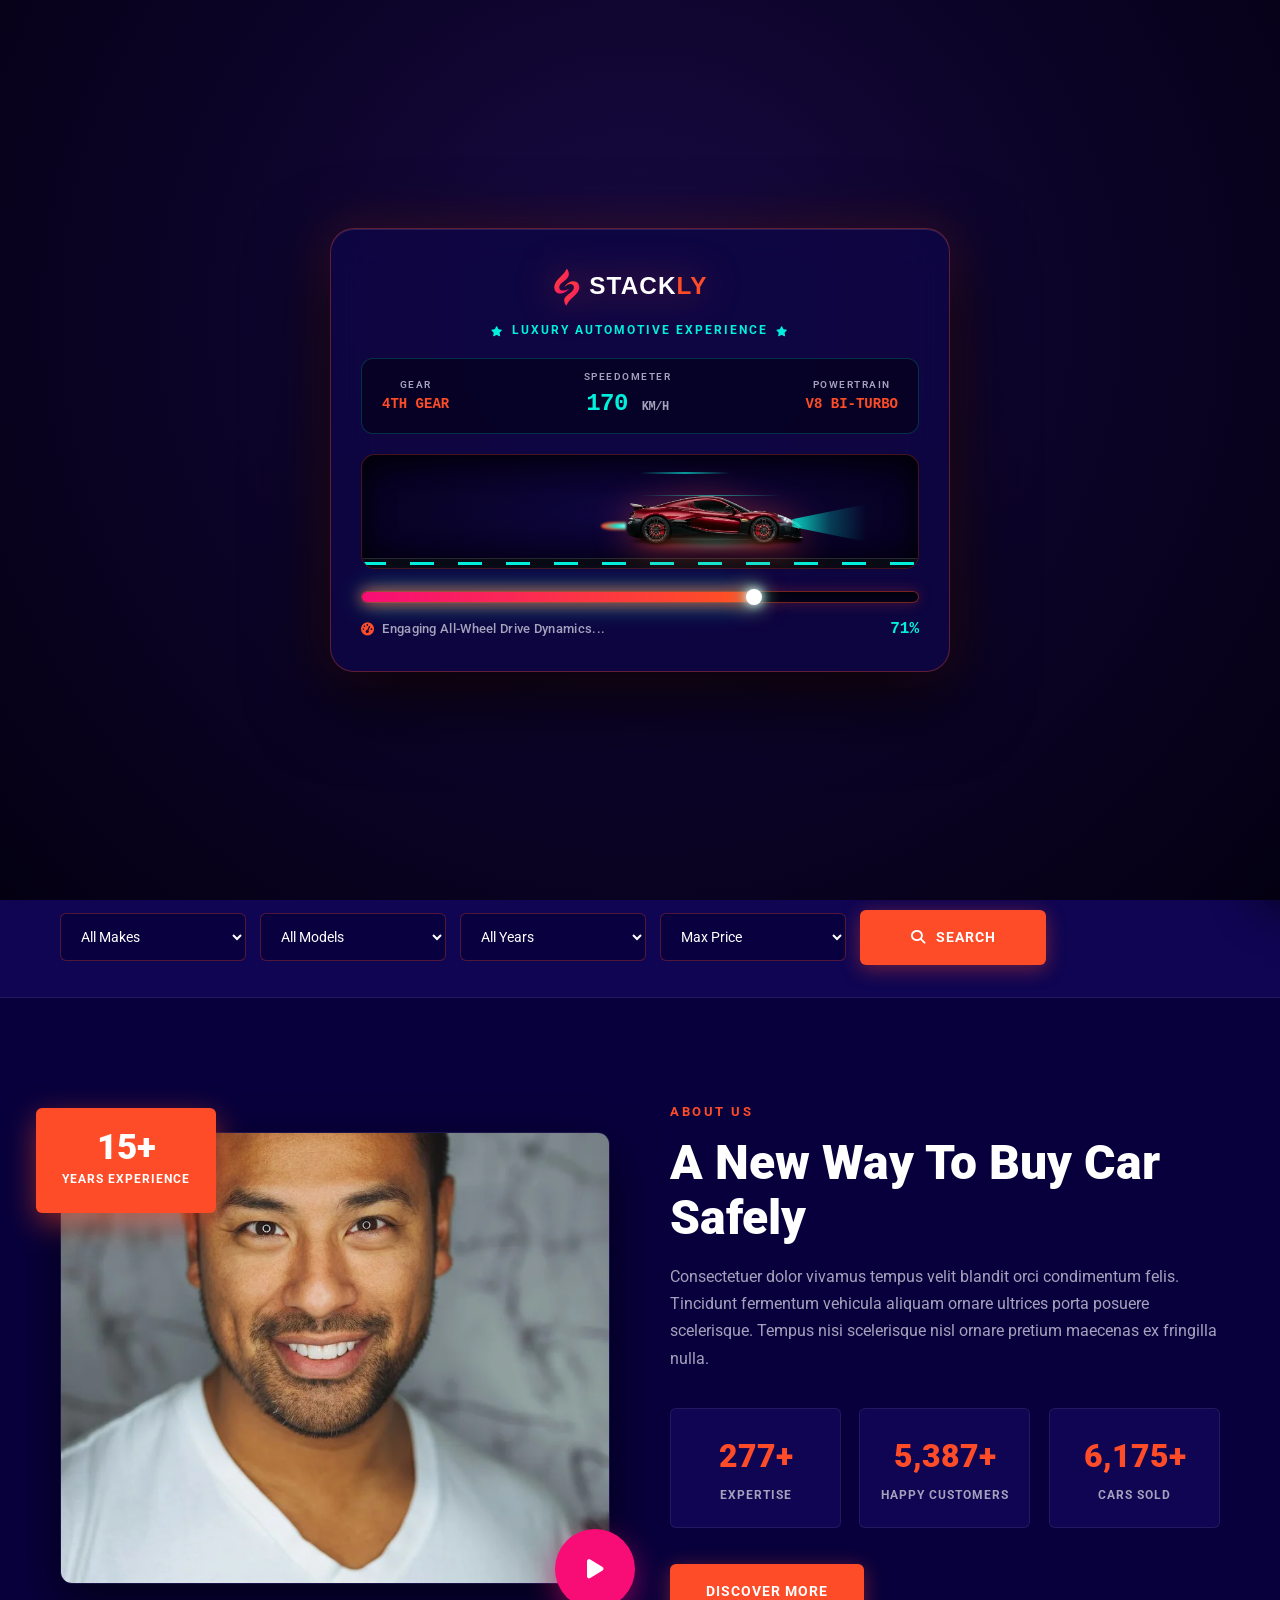
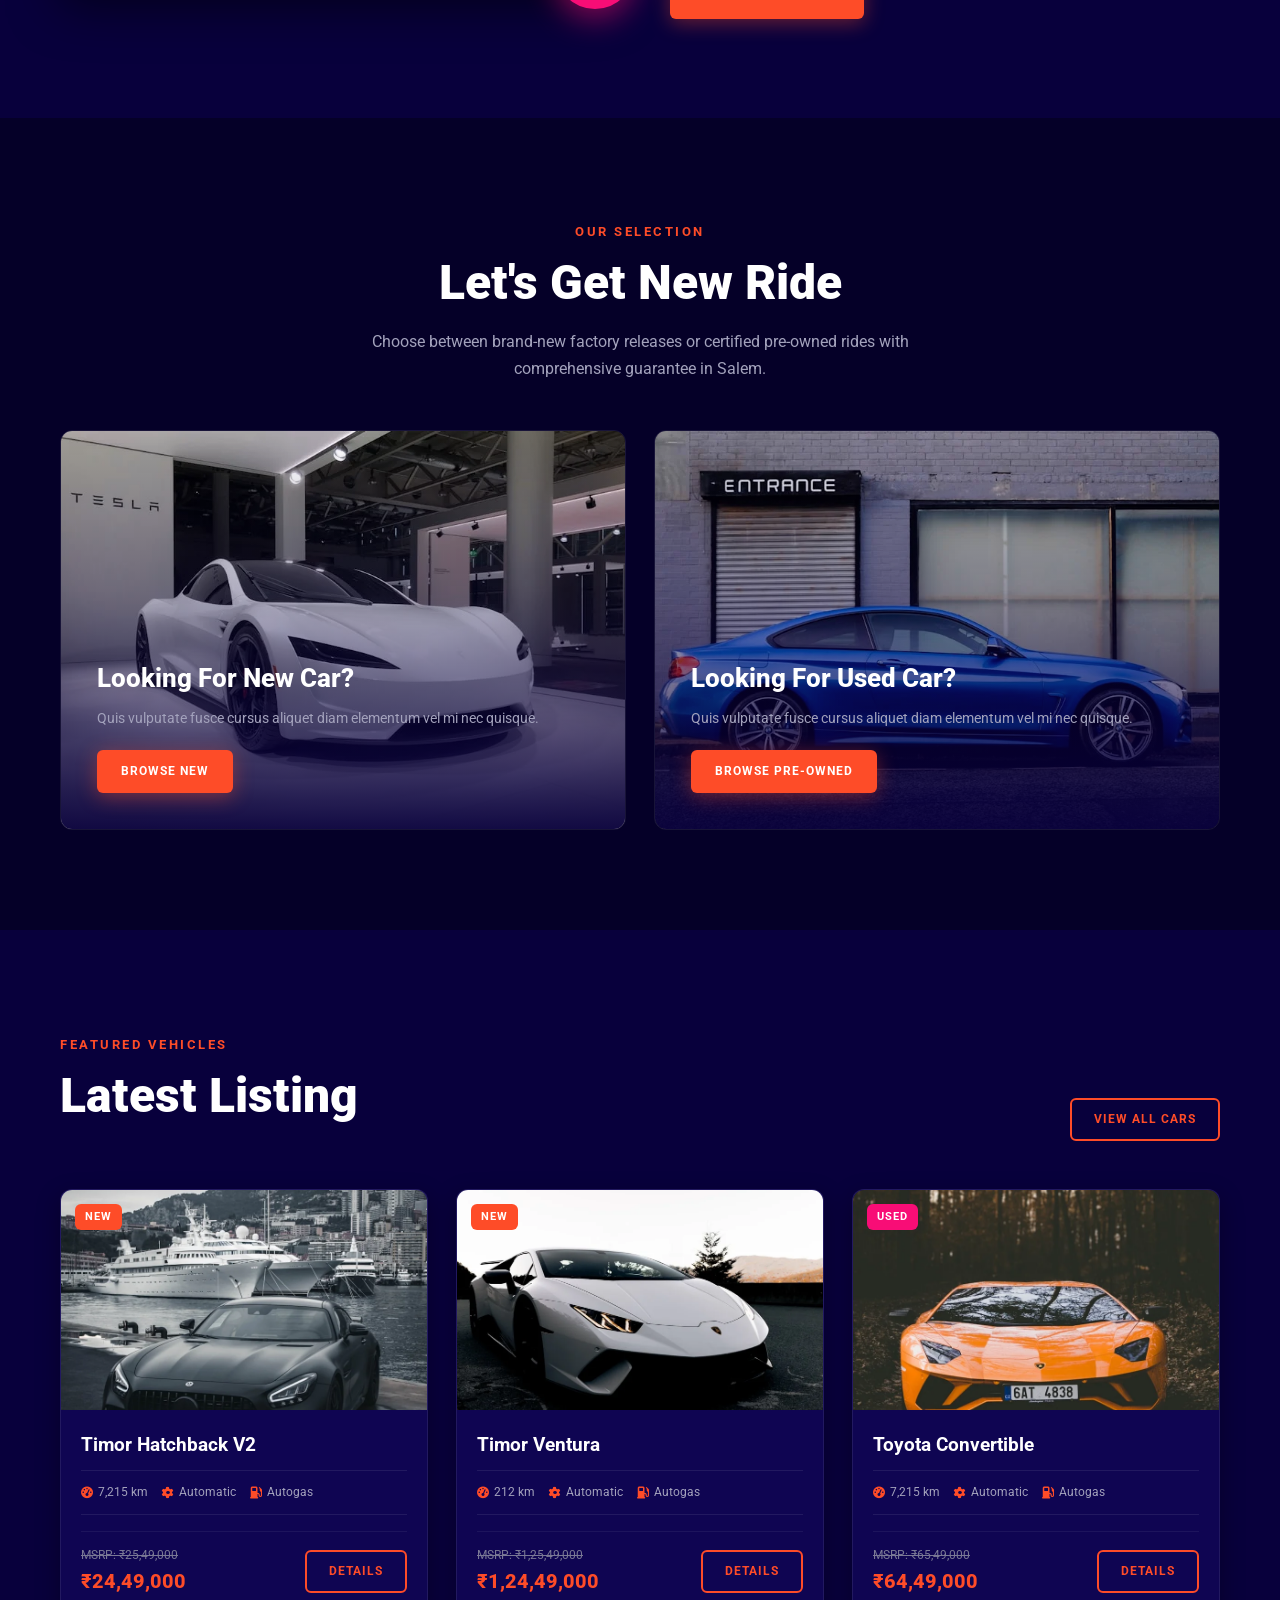
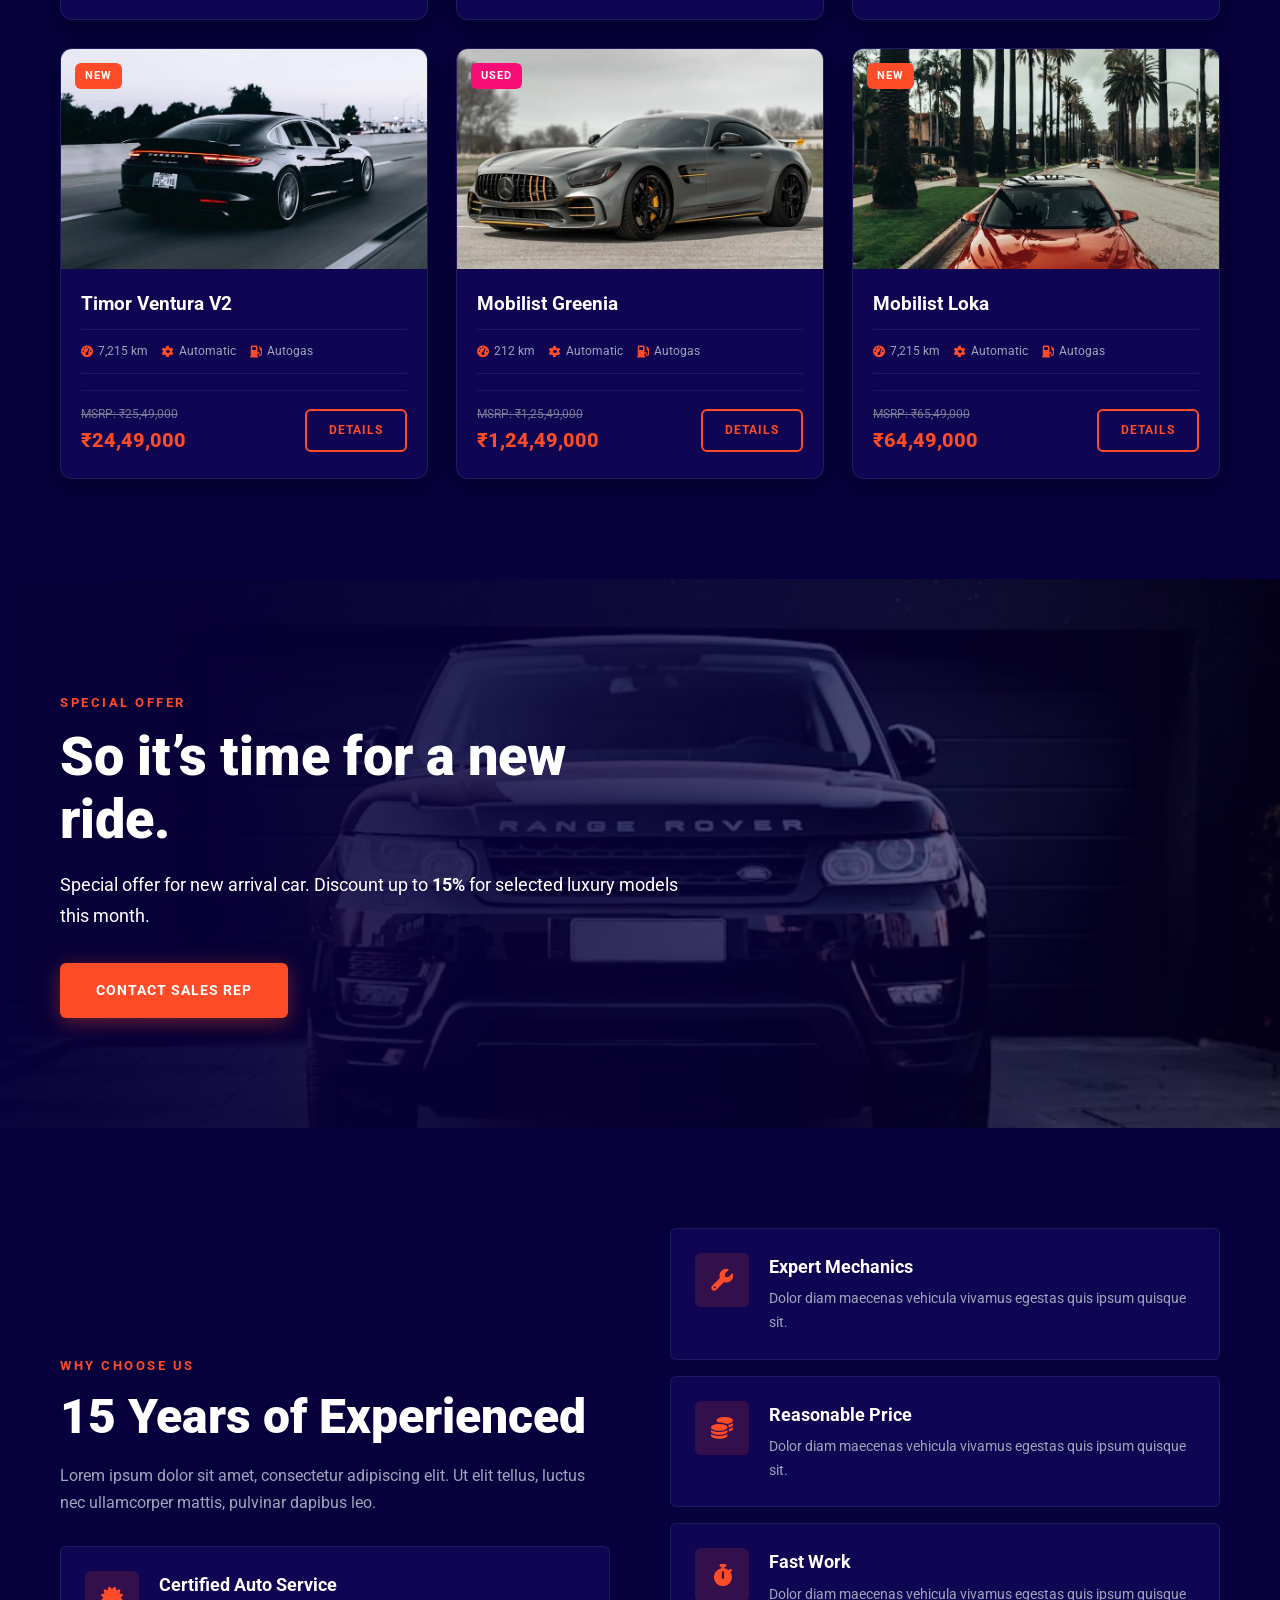
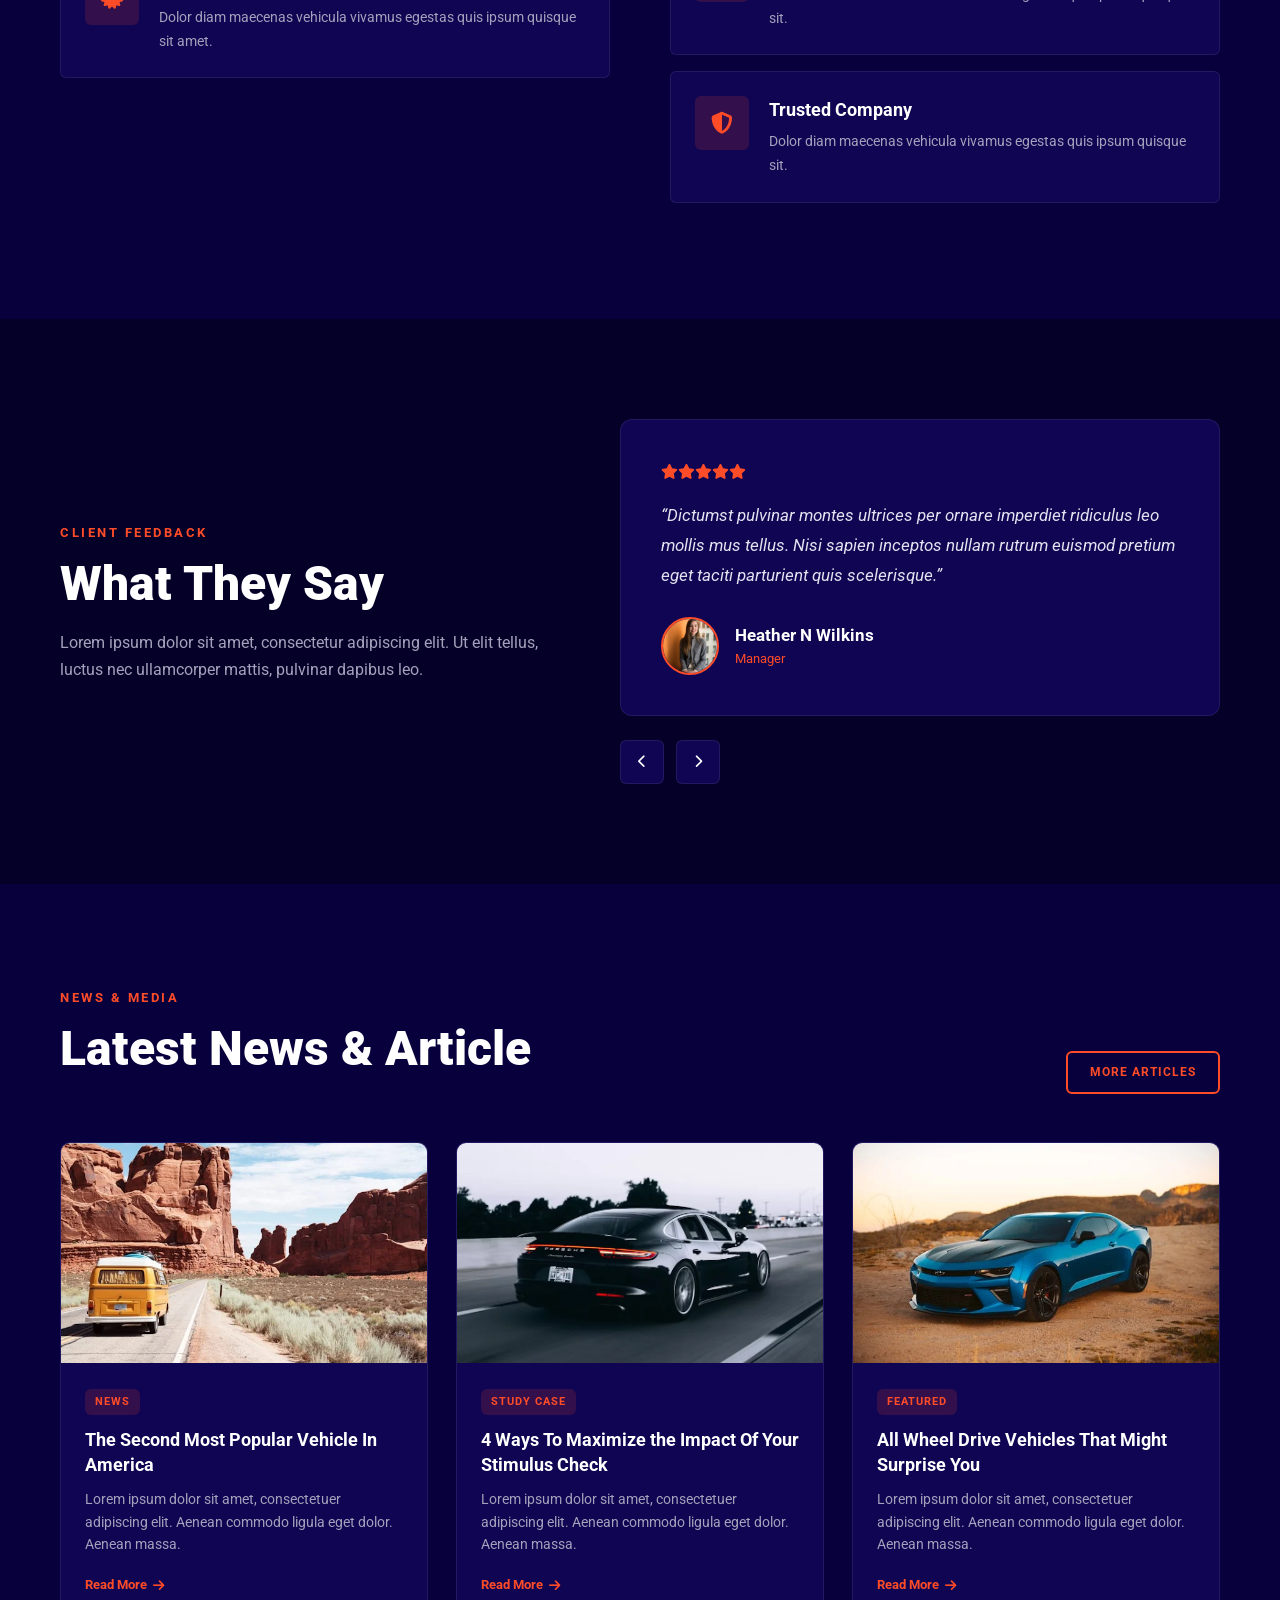
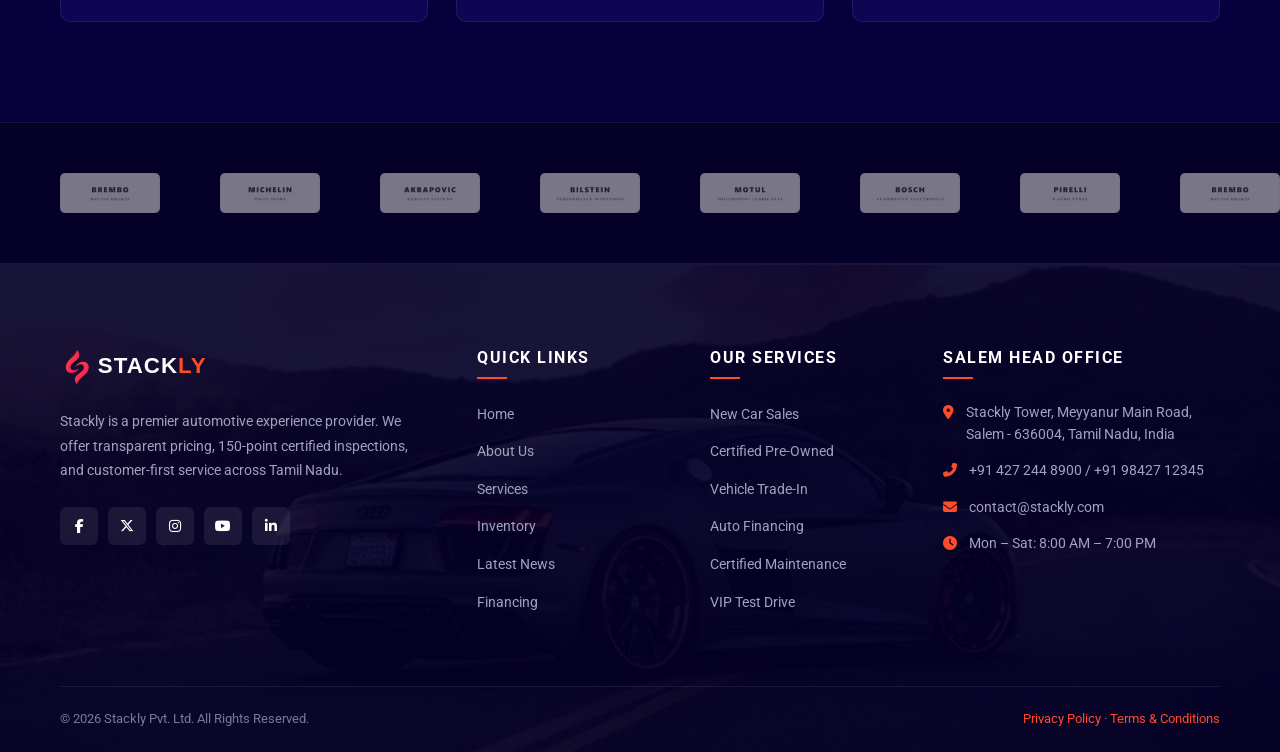
<file: index.html>
<!DOCTYPE html>
<html lang="en">
<head>
  <meta charset="UTF-8"/>
  <meta name="viewport" content="width=device-width, initial-scale=1.0"/>
  <title>Homepage &ndash; Stackly</title>
  <link rel="stylesheet" href="https://cdnjs.cloudflare.com/ajax/libs/font-awesome/6.5.0/css/all.min.css"/>
  <link rel="stylesheet" href="style.css"/>
</head>
<body>

<!-- ==============================================================================
     STACKLY CINEMATIC 3-SECOND PHOTOREALISTIC SUPERCAR PRELOADER
     ============================================================================== -->
<div id="stacklyPreloader" class="stackly-preloader-overlay">
  <div class="preloader-cinematic-stage">
    <div class="preloader-top-brand">
      <img src="stackly-logo.svg" alt="Stackly" class="preloader-cinematic-logo"/>
      <div class="preloader-salem-badge"><i class="fas fa-star" style="color:var(--accent-cyan); font-size:10px;"></i> Luxury Automotive Experience <i class="fas fa-star" style="color:var(--accent-cyan); font-size:10px;"></i></div>
    </div>
    <div class="preloader-hud-display">
      <div class="hud-item">
        <span class="hud-label">GEAR</span>
        <span class="hud-value" id="hudGear">1ST GEAR</span>
      </div>
      <div class="hud-item hud-center">
        <span class="hud-label">SPEEDOMETER</span>
        <span class="hud-value-large"><span id="hudSpeed">0</span> <small>KM/H</small></span>
      </div>
      <div class="hud-item">
        <span class="hud-label">POWERTRAIN</span>
        <span class="hud-value" id="hudPower">V8 BI-TURBO</span>
      </div>
    </div>
    <div class="preloader-highway-stage" id="preloaderTrack">
      <div class="speed-streaks-layer">
        <span class="streak streak-1"></span>
        <span class="streak streak-2"></span>
        <span class="streak streak-3"></span>
        <span class="streak streak-4"></span>
      </div>
      <div class="preloader-supercar-wrapper" id="preloaderCar">
        <div class="supercar-headlight-cone"></div>
        <div class="supercar-underglow-neon"></div>
        <img src="assets/supercar-loader.webp" alt="Stackly Supercar" class="preloader-supercar-img"/>
        <div class="supercar-nitro-exhaust"><span class="nitro-flame"></span></div>
      </div>
      <div class="preloader-highway-road"><div class="highway-dashes"></div></div>
    </div>
    <div class="preloader-progress-console">
      <div class="progress-track-neon"><div class="progress-bar-neon" id="preloaderProgressBar"></div></div>
      <div class="progress-info-row">
        <span class="progress-status-msg" id="preloaderStatus"><i class="fas fa-tachometer-alt" style="color:var(--accent-pink);"></i> Igniting Twin-Turbo V8 Powertrain...</span>
        <span class="progress-percent-val" id="preloaderPercent">0%</span>
      </div>
    </div>
  </div>
</div>

<header id="site-header">
  <div class="header-inner">
    <a href="index.html" class="logo-link">
      <img src="stackly-logo.svg" alt="Stackly"/>
    </a>
    <ul class="nav-links">
      <li><a href="index.html" class="active">Home</a></li>
      <li><a href="about.html" class="">About Us</a></li>
      <li><a href="service.html" class="">Service</a></li>
      <li class="has-dropdown">
        <a href="listing.html" class="">Listing Car</a>
        <ul class="dropdown-panel">
          <li><a href="detail.html"><i class="fas fa-car-side"></i> Car Detail Page</a></li>
          <li><a href="financing.html"><i class="fas fa-calculator"></i> Financing &amp; Loan</a></li>
        </ul>
      </li>
      <li><a href="team.html" class="">Team</a></li>
      <li><a href="blog.html" class="">Blog</a></li>
      <li><a href="contact.html" class="">Contact</a></li>
    </ul>
    <div class="header-cta">
      <a href="login.html" id="authNavBtn" class="btn btn-outline btn-sm" style="border-color:var(--primary); color:var(--primary);"><i class="fas fa-sign-in-alt"></i> Login / Register</a>
      <a href="listing.html" class="btn btn-primary btn-sm">Inventory</a>
      <button class="mobile-toggle" id="mobileToggle" aria-label="Toggle Navigation"><i class="fas fa-bars"></i></button>
    </div>
  </div>
</header>

<div class="mobile-drawer-backdrop" id="mobileDrawerBackdrop"></div>
<div class="mobile-nav-drawer" id="mobileNavDrawer">
  <div class="mobile-drawer-header">
    <a href="index.html" class="drawer-logo">
      <img src="stackly-logo.svg" alt="Stackly" style="height:32px;"/>
    </a>
    <button class="drawer-close" id="drawerClose" aria-label="Close Menu">&times;</button>
  </div>

  <div class="mobile-drawer-body">
    <nav class="mobile-menu-list">
      <a href="index.html" class="mobile-menu-link"><i class="fas fa-home"></i> Home</a>
      <a href="about.html" class="mobile-menu-link"><i class="fas fa-info-circle"></i> About Us</a>
      <a href="service.html" class="mobile-menu-link"><i class="fas fa-cogs"></i> Services</a>
      <a href="listing.html" class="mobile-menu-link"><i class="fas fa-car"></i> Listing Car</a>
      <div class="mobile-submenu">
        <a href="detail.html" class="mobile-sublink"><i class="fas fa-angle-right"></i> Car Detail Page</a>
        <a href="financing.html" class="mobile-sublink"><i class="fas fa-angle-right"></i> Financing &amp; Loan</a>
      </div>
      <a href="team.html" class="mobile-menu-link"><i class="fas fa-users"></i> Team</a>
      <a href="blog.html" class="mobile-menu-link"><i class="fas fa-newspaper"></i> Blog</a>
      <a href="contact.html" class="mobile-menu-link"><i class="fas fa-envelope"></i> Contact</a>
    </nav>

    <div class="mobile-drawer-actions">
      <a href="login.html" class="btn btn-outline btn-sm mobile-action-btn" style="border-color:var(--primary); color:var(--primary); width:100%; justify-content:center;">
        <i class="fas fa-user-circle"></i> Login / Register
      </a>
      <a href="listing.html" class="btn btn-primary btn-sm mobile-action-btn" style="width:100%; justify-content:center;">
        <i class="fas fa-warehouse"></i> Browse Inventory
      </a>
    </div>

    <div class="mobile-drawer-contact">
      <div class="drawer-contact-item">
        <i class="fas fa-phone-alt"></i>
        <div>
          <small style="display:block; color:var(--text-muted); font-size:11px;">Helpline</small>
          <strong style="color:#fff; font-size:13px;">+91 98427 12345</strong>
        </div>
      </div>
      <div class="drawer-contact-item">
        <i class="fas fa-map-marker-alt"></i>
        <div>
          <small style="display:block; color:var(--text-muted); font-size:11px;">Showroom</small>
          <span style="color:#fff; font-size:13px;">Meyyanur Main Rd, Salem</span>
        </div>
      </div>
    </div>

    <div class="mobile-drawer-social">
      <a href="https://facebook.com" target="_blank" rel="noopener noreferrer" aria-label="Facebook"><i class="fab fa-facebook-f"></i></a>
      <a href="https://x.com" target="_blank" rel="noopener noreferrer" aria-label="X"><i class="fab fa-x-twitter"></i></a>
      <a href="https://instagram.com" target="_blank" rel="noopener noreferrer" aria-label="Instagram"><i class="fab fa-instagram"></i></a>
      <a href="https://youtube.com" target="_blank" rel="noopener noreferrer" aria-label="YouTube"><i class="fab fa-youtube"></i></a>
      <a href="https://linkedin.com" target="_blank" rel="noopener noreferrer" aria-label="LinkedIn"><i class="fab fa-linkedin-in"></i></a>
    </div>
  </div>
</div>



  







  
<section class="hero-slider-section">
  <div class="hero-bg-slides">
    <div class="hero-slide active" style="background-image: url('assets/brand-new-car-in-showroom-45256.webp');"></div>
    <div class="hero-slide" style="background-image: url('assets/a-low-angle-view-of-a-convertible-sports-car-moving-on-a-highway-late-in-the-day--0f875.webp');"></div>
    <div class="hero-slide" style="background-image: url('assets/car-dealership-closeup-view-on-vehicle-headlight-da725.webp');"></div>
    <div class="hero-slide" style="background-image: url('assets/low-angle-of-extravagance-store-with-cars-in-a-row-for-sale-32c47.webp');"></div>
  </div>
  <div class="hero-bg-overlay"></div>
  <div class="container" style="position:relative; z-index:2; width:100%;">
    <div class="hero-content-wrap">
      <span class="badge-tag">Welcome to Stackly</span>
      <h1 class="section-title" style="font-size: clamp(2.4rem, 5.5vw, 4.4rem); line-height: 1.08;">Get a <span>smart car</span> like you.</h1>
      <p class="hero-sub-p">Wonderful experience provider of four-wheelers. Discover certified luxury, sports, and hybrid vehicles curated for excellence in Salem.</p>
      <div class="hero-button-group">
        <a href="listing.html" class="btn btn-primary">Discover More</a>
        <a href="about.html" class="btn btn-outline">About Us</a>
      </div>
    </div>
  </div>
  <div class="hero-bullets">
    <div class="bullet active"></div>
    <div class="bullet"></div>
    <div class="bullet"></div>
    <div class="bullet"></div>
  </div>
</section>

<!-- Search Filter Bar -->
<div class="search-filter-box">
  <div class="container">
    <div class="filter-controls-grid">
      <select class="filter-select-input">
        <option>All Makes</option>
        <option>Timor</option>
        <option>Toyota</option>
        <option>Mobilist</option>
        <option>BMW</option>
      </select>
      <select class="filter-select-input">
        <option>All Models</option>
        <option>Hatchback</option>
        <option>Sedan</option>
        <option>Convertible</option>
        <option>SUV</option>
      </select>
      <select class="filter-select-input">
        <option>All Years</option>
        <option>2024</option>
        <option>2023</option>
        <option>2022</option>
      </select>
      <select class="filter-select-input">
        <option>Max Price</option>
        <option>₹30,00,000</option>
        <option>₹60,00,000</option>
        <option>₹1,00,00,000</option>
        <option>₹1,50,00,000+</option>
      </select>
      <a href="listing.html" class="btn btn-primary" style="padding:14px; width:100%;"><i class="fas fa-search"></i> Search</a>
    </div>
  </div>
</div>

<!-- About Section -->
<section class="section-pad">
  <div class="container">
    <div class="about-duo-grid">
      <div class="about-img-frame">
        <div class="experience-tag-box">
          <strong>15+</strong>
          <span>Years Experience</span>
        </div>
        <div class="about-main-img">
          <img src="assets/successful-men-and-his-luxury-exotic-car-b22d9.webp" alt="About Stackly"/>
        </div>
        <div class="play-video-circle" id="videoOpenTrigger" title="Watch Video">
          <i class="fas fa-play"></i>
        </div>
      </div>
      <div>
        <span class="badge-tag">About Us</span>
        <h2 class="section-title">A New Way To Buy Car Safely</h2>
        <p class="section-desc">Consectetuer dolor vivamus tempus velit blandit orci condimentum felis. Tincidunt fermentum vehicula aliquam ornare ultrices porta posuere scelerisque. Tempus nisi scelerisque nisl ornare pretium maecenas ex fringilla nulla.</p>
        
        <div class="stat-counter-strip">
          <div class="stat-box-card">
            <div class="stat-number" data-target="365">0</div>
            <div class="stat-title">Expertise</div>
          </div>
          <div class="stat-box-card">
            <div class="stat-number" data-target="7215">0</div>
            <div class="stat-title">Happy Customers</div>
          </div>
          <div class="stat-box-card">
            <div class="stat-number" data-target="8271">0</div>
            <div class="stat-title">Cars Sold</div>
          </div>
        </div>

        <a href="about.html" class="btn btn-primary">Discover More</a>
      </div>
    </div>
  </div>
</section>

<!-- Ride Promo Cards -->
<section class="section-pad" style="background: var(--bg-darker);">
  <div class="container">
    <div style="text-align: center; margin-bottom: 48px;">
      <span class="badge-tag">Our Selection</span>
      <h2 class="section-title">Let's Get New Ride</h2>
      <p class="section-desc" style="max-width: 580px; margin: 0 auto;">Choose between brand-new factory releases or certified pre-owned rides with comprehensive guarantee in Salem.</p>
    </div>
    <div class="promo-cards-grid">
      <div class="promo-car-card">
        <img src="assets/brand-new-vehicle-on-dealership-display-e1623320551734-ea3c7.webp" alt="Looking For New Car?"/>
        <div class="promo-car-overlay">
          <h3 class="promo-car-title">Looking For New Car?</h3>
          <p class="promo-car-desc">Quis vulputate fusce cursus aliquet diam elementum vel mi nec quisque.</p>
          <a href="listing.html" class="btn btn-primary btn-sm" style="align-self: flex-start;">Browse New</a>
        </div>
      </div>
      <div class="promo-car-card">
        <img src="assets/headlight-of-old-car-e1623320588420-1b595.webp" alt="Looking For Used Car?"/>
        <div class="promo-car-overlay">
          <h3 class="promo-car-title">Looking For Used Car?</h3>
          <p class="promo-car-desc">Quis vulputate fusce cursus aliquet diam elementum vel mi nec quisque.</p>
          <a href="listing.html" class="btn btn-primary btn-sm" style="align-self: flex-start;">Browse Pre-Owned</a>
        </div>
      </div>
    </div>
  </div>
</section>

<!-- Latest Listing -->
<section class="section-pad">
  <div class="container">
    <div style="display: flex; align-items: flex-end; justify-content: space-between; margin-bottom: 48px; flex-wrap: wrap; gap: 16px;">
      <div>
        <span class="badge-tag">Featured Vehicles</span>
        <h2 class="section-title">Latest Listing</h2>
      </div>
      <a href="listing.html" class="btn btn-outline-primary btn-sm">View All Cars</a>
    </div>
    <div class="car-catalog-grid">
      
  <div class="car-inventory-tile">
    <div class="car-thumb-wrap">
      <img src="assets/car-3-e1623321014259-83cf6.webp" alt="Timor Hatchback V2" loading="lazy"/>
      <span class="condition-pill ">New</span>
    </div>
    <div class="car-meta-body">
      <h3 class="car-name-heading"><a href="detail.html">Timor Hatchback V2</a></h3>
      <div class="specs-bar">
        <span><i class="fas fa-tachometer-alt"></i> 7,215 km</span>
        <span><i class="fas fa-cog"></i> Automatic</span>
        <span><i class="fas fa-gas-pump"></i> Autogas</span>
      </div>
      <div class="pricing-row">
        <div>
          <div class="msrp-struck">MSRP: ₹25,49,000</div>
          <div class="net-price-val">₹24,49,000</div>
        </div>
        <a href="detail.html" class="btn btn-outline-primary btn-sm">Details</a>
      </div>
    </div>
  </div>
  <div class="car-inventory-tile">
    <div class="car-thumb-wrap">
      <img src="assets/sport-car-1-e1623321077599-2b4e7.webp" alt="Timor Ventura" loading="lazy"/>
      <span class="condition-pill ">New</span>
    </div>
    <div class="car-meta-body">
      <h3 class="car-name-heading"><a href="detail.html">Timor Ventura</a></h3>
      <div class="specs-bar">
        <span><i class="fas fa-tachometer-alt"></i> 212 km</span>
        <span><i class="fas fa-cog"></i> Automatic</span>
        <span><i class="fas fa-gas-pump"></i> Autogas</span>
      </div>
      <div class="pricing-row">
        <div>
          <div class="msrp-struck">MSRP: ₹1,25,49,000</div>
          <div class="net-price-val">₹1,24,49,000</div>
        </div>
        <a href="detail.html" class="btn btn-outline-primary btn-sm">Details</a>
      </div>
    </div>
  </div>
  <div class="car-inventory-tile">
    <div class="car-thumb-wrap">
      <img src="assets/studio-shot-of-three-dimensional-yellow-convertible-fd38c.webp" alt="Toyota Convertible" loading="lazy"/>
      <span class="condition-pill condition-used">Used</span>
    </div>
    <div class="car-meta-body">
      <h3 class="car-name-heading"><a href="detail.html">Toyota Convertible</a></h3>
      <div class="specs-bar">
        <span><i class="fas fa-tachometer-alt"></i> 7,215 km</span>
        <span><i class="fas fa-cog"></i> Automatic</span>
        <span><i class="fas fa-gas-pump"></i> Autogas</span>
      </div>
      <div class="pricing-row">
        <div>
          <div class="msrp-struck">MSRP: ₹65,49,000</div>
          <div class="net-price-val">₹64,49,000</div>
        </div>
        <a href="detail.html" class="btn btn-outline-primary btn-sm">Details</a>
      </div>
    </div>
  </div>
  <div class="car-inventory-tile">
    <div class="car-thumb-wrap">
      <img src="assets/luxury-silver-sports-car-241de.webp" alt="Timor Ventura V2" loading="lazy"/>
      <span class="condition-pill ">New</span>
    </div>
    <div class="car-meta-body">
      <h3 class="car-name-heading"><a href="detail.html">Timor Ventura V2</a></h3>
      <div class="specs-bar">
        <span><i class="fas fa-tachometer-alt"></i> 7,215 km</span>
        <span><i class="fas fa-cog"></i> Automatic</span>
        <span><i class="fas fa-gas-pump"></i> Autogas</span>
      </div>
      <div class="pricing-row">
        <div>
          <div class="msrp-struck">MSRP: ₹25,49,000</div>
          <div class="net-price-val">₹24,49,000</div>
        </div>
        <a href="detail.html" class="btn btn-outline-primary btn-sm">Details</a>
      </div>
    </div>
  </div>
  <div class="car-inventory-tile">
    <div class="car-thumb-wrap">
      <img src="assets/hybrid-car-1-c0f20.webp" alt="Mobilist Greenia" loading="lazy"/>
      <span class="condition-pill condition-used">Used</span>
    </div>
    <div class="car-meta-body">
      <h3 class="car-name-heading"><a href="detail.html">Mobilist Greenia</a></h3>
      <div class="specs-bar">
        <span><i class="fas fa-tachometer-alt"></i> 212 km</span>
        <span><i class="fas fa-cog"></i> Automatic</span>
        <span><i class="fas fa-gas-pump"></i> Autogas</span>
      </div>
      <div class="pricing-row">
        <div>
          <div class="msrp-struck">MSRP: ₹1,25,49,000</div>
          <div class="net-price-val">₹1,24,49,000</div>
        </div>
        <a href="detail.html" class="btn btn-outline-primary btn-sm">Details</a>
      </div>
    </div>
  </div>
  <div class="car-inventory-tile">
    <div class="car-thumb-wrap">
      <img src="assets/white-smart-car-07bdf.webp" alt="Mobilist Loka" loading="lazy"/>
      <span class="condition-pill ">New</span>
    </div>
    <div class="car-meta-body">
      <h3 class="car-name-heading"><a href="detail.html">Mobilist Loka</a></h3>
      <div class="specs-bar">
        <span><i class="fas fa-tachometer-alt"></i> 7,215 km</span>
        <span><i class="fas fa-cog"></i> Automatic</span>
        <span><i class="fas fa-gas-pump"></i> Autogas</span>
      </div>
      <div class="pricing-row">
        <div>
          <div class="msrp-struck">MSRP: ₹65,49,000</div>
          <div class="net-price-val">₹64,49,000</div>
        </div>
        <a href="detail.html" class="btn btn-outline-primary btn-sm">Details</a>
      </div>
    </div>
  </div>
    </div>
  </div>
</section>

<!-- Full-width Promo -->
<section class="fullwidth-banner">
  <div class="container">
    <div class="banner-content-box">
      <span class="badge-tag">Special Offer</span>
      <h2 class="section-title" style="font-size: clamp(2.2rem, 4.5vw, 3.4rem);">So it’s time for a new ride.</h2>
      <p class="section-desc" style="color:#FFF; font-size:1.15rem; margin:16px 0 32px;">Special offer for new arrival car. Discount up to <strong>15%</strong> for selected luxury models this month.</p>
      <a href="contact.html" class="btn btn-primary">Contact Sales Rep</a>
    </div>
  </div>
</section>

<!-- Why Choose Us -->
<section class="section-pad">
  <div class="container">
    <div class="about-duo-grid">
      <div>
        <span class="badge-tag">Why Choose Us</span>
        <h2 class="section-title">15 Years of Experienced</h2>
        <p class="section-desc" style="margin-bottom: 30px;">Lorem ipsum dolor sit amet, consectetur adipiscing elit. Ut elit tellus, luctus nec ullamcorper mattis, pulvinar dapibus leo.</p>
        
        <div class="why-compact-card">
          <div class="why-icon-box"><i class="fas fa-certificate"></i></div>
          <div>
            <h4 style="font-size:1.1rem; font-weight:700; margin-bottom:6px;">Certified Auto Service</h4>
            <p class="section-desc" style="font-size:14px;">Dolor diam maecenas vehicula vivamus egestas quis ipsum quisque sit amet.</p>
          </div>
        </div>
      </div>
      
      <div>
        <div class="why-compact-card">
          <div class="why-icon-box"><i class="fas fa-wrench"></i></div>
          <div>
            <h4 style="font-size:1.1rem; font-weight:700; margin-bottom:6px;">Expert Mechanics</h4>
            <p class="section-desc" style="font-size:14px;">Dolor diam maecenas vehicula vivamus egestas quis ipsum quisque sit.</p>
          </div>
        </div>
        <div class="why-compact-card">
          <div class="why-icon-box"><i class="fas fa-coins"></i></div>
          <div>
            <h4 style="font-size:1.1rem; font-weight:700; margin-bottom:6px;">Reasonable Price</h4>
            <p class="section-desc" style="font-size:14px;">Dolor diam maecenas vehicula vivamus egestas quis ipsum quisque sit.</p>
          </div>
        </div>
        <div class="why-compact-card">
          <div class="why-icon-box"><i class="fas fa-stopwatch"></i></div>
          <div>
            <h4 style="font-size:1.1rem; font-weight:700; margin-bottom:6px;">Fast Work</h4>
            <p class="section-desc" style="font-size:14px;">Dolor diam maecenas vehicula vivamus egestas quis ipsum quisque sit.</p>
          </div>
        </div>
        <div class="why-compact-card">
          <div class="why-icon-box"><i class="fas fa-shield-alt"></i></div>
          <div>
            <h4 style="font-size:1.1rem; font-weight:700; margin-bottom:6px;">Trusted Company</h4>
            <p class="section-desc" style="font-size:14px;">Dolor diam maecenas vehicula vivamus egestas quis ipsum quisque sit.</p>
          </div>
        </div>
      </div>
    </div>
  </div>
</section>

<!-- Testimonials -->
<section class="section-pad" style="background: var(--bg-darker);">
  <div class="container">
    <div style="display:grid; grid-template-columns: 1fr 1.2fr; gap:60px; align-items:center;">
      <div>
        <span class="badge-tag">Client Feedback</span>
        <h2 class="section-title">What They Say</h2>
        <p class="section-desc">Lorem ipsum dolor sit amet, consectetur adipiscing elit. Ut elit tellus, luctus nec ullamcorper mattis, pulvinar dapibus leo.</p>
      </div>

      <div>
        <div class="testi-track-wrap">
          <div class="testi-track-flex" id="testiTrack">
            <div class="testi-card-single">
              <div class="star-rating"><i class="fas fa-star"></i><i class="fas fa-star"></i><i class="fas fa-star"></i><i class="fas fa-star"></i><i class="fas fa-star"></i></div>
              <p class="quote-p">&ldquo;Dictumst pulvinar montes ultrices per ornare imperdiet ridiculus leo mollis mus tellus. Nisi sapien inceptos nullam rutrum euismod pretium eget taciti parturient quis scelerisque.&rdquo;</p>
              <div class="author-block">
                <img class="author-avatar" src="assets/asian-businesswoman-e1623128079158-e97b3.webp" alt="Heather N Wilkins"/>
                <div>
                  <div class="author-name">Heather N Wilkins</div>
                  <div class="author-role">Manager</div>
                </div>
              </div>
            </div>
            
            <div class="testi-card-single">
              <div class="star-rating"><i class="fas fa-star"></i><i class="fas fa-star"></i><i class="fas fa-star"></i><i class="fas fa-star"></i><i class="fas fa-star"></i></div>
              <p class="quote-p">&ldquo;Stackly provided me with an exceptional experience when buying my first luxury convertible. Zero hidden fees and paperwork was completely seamless.&rdquo;</p>
              <div class="author-block">
                <img class="author-avatar" src="assets/happy-young-businesswoman-in-suit-looking-at-camera-with-crossed-arms-isolated-on-white-e1623128154534-73c41.webp" alt="Lynn J Roberts"/>
                <div>
                  <div class="author-name">Lynn J Roberts</div>
                  <div class="author-role">Executive Director</div>
                </div>
              </div>
            </div>

            <div class="testi-card-single">
              <div class="star-rating"><i class="fas fa-star"></i><i class="fas fa-star"></i><i class="fas fa-star"></i><i class="fas fa-star"></i><i class="fas fa-star"></i></div>
              <p class="quote-p">&ldquo;The mechanics and technical support here are unmatched. Scheduled an appraisal in Salem, accepted an offer, and drove home in a Timor Ventura the same day!&rdquo;</p>
              <div class="author-block">
                <img class="author-avatar" src="assets/businessman-portrait-e1623127853804-fdb0e.webp" alt="Keith A Connolly"/>
                <div>
                  <div class="author-name">Keith A Connolly</div>
                  <div class="author-role">Fleet Engineer</div>
                </div>
              </div>
            </div>
          </div>
        </div>

        <div class="testi-controls">
          <button class="arrow-btn" id="testiPrevBtn" aria-label="Previous"><i class="fas fa-chevron-left"></i></button>
          <button class="arrow-btn" id="testiNextBtn" aria-label="Next"><i class="fas fa-chevron-right"></i></button>
        </div>
      </div>
    </div>
  </div>
</section>

<!-- Latest News -->
<section class="section-pad">
  <div class="container">
    <div style="display: flex; align-items: flex-end; justify-content: space-between; margin-bottom: 48px; flex-wrap: wrap; gap: 16px;">
      <div>
        <span class="badge-tag">News &amp; Media</span>
        <h2 class="section-title">Latest News &amp; Article</h2>
      </div>
      <a href="blog.html" class="btn btn-outline-primary btn-sm">More Articles</a>
    </div>

    <div class="news-cards-grid">
      <div class="news-tile">
        <div class="news-tile-thumb">
          <img src="assets/driving-into-the-sunset-300x200-59451.webp" alt="News 1" loading="lazy"/>
        </div>
        <div class="news-tile-body">
          <span class="news-cat-badge">News</span>
          <h3 class="news-title-h3"><a href="single-post.html">The Second Most Popular Vehicle In America</a></h3>
          <p class="news-desc-p">Lorem ipsum dolor sit amet, consectetuer adipiscing elit. Aenean commodo ligula eget dolor. Aenean massa.</p>
          <a href="single-post.html" class="read-more-link">Read More <i class="fas fa-arrow-right"></i></a>
        </div>
      </div>

      <div class="news-tile">
        <div class="news-tile-thumb">
          <img src="assets/test-drive-in-new-car-300x200-d8abf.webp" alt="News 2" loading="lazy"/>
        </div>
        <div class="news-tile-body">
          <span class="news-cat-badge">Study Case</span>
          <h3 class="news-title-h3"><a href="single-post.html">4 Ways To Maximize the Impact Of Your Stimulus Check</a></h3>
          <p class="news-desc-p">Lorem ipsum dolor sit amet, consectetuer adipiscing elit. Aenean commodo ligula eget dolor. Aenean massa.</p>
          <a href="single-post.html" class="read-more-link">Read More <i class="fas fa-arrow-right"></i></a>
        </div>
      </div>

      <div class="news-tile">
        <div class="news-tile-thumb">
          <img src="assets/new-cars-production-and-sales-300x200-a8740.webp" alt="News 3" loading="lazy"/>
        </div>
        <div class="news-tile-body">
          <span class="news-cat-badge">Featured</span>
          <h3 class="news-title-h3"><a href="single-post.html">All Wheel Drive Vehicles That Might Surprise You</a></h3>
          <p class="news-desc-p">Lorem ipsum dolor sit amet, consectetuer adipiscing elit. Aenean commodo ligula eget dolor. Aenean massa.</p>
          <a href="single-post.html" class="read-more-link">Read More <i class="fas fa-arrow-right"></i></a>
        </div>
      </div>
    </div>
  </div>
</section>


<div class="brand-marquee-bar">
  <div class="container">
    <div class="marquee-runner">
      <img src="assets/logo-1-a2ed6.webp" alt="Brand 1"/>
      <img src="assets/logo-2-ed68c.webp" alt="Brand 2"/>
      <img src="assets/logo-3-9018f.webp" alt="Brand 3"/>
      <img src="assets/logo-4-f07af.webp" alt="Brand 4"/>
      <img src="assets/logo-5-e1a6c.webp" alt="Brand 5"/>
      <img src="assets/logo-6-c24e4.webp" alt="Brand 6"/>
      <img src="assets/logo-7-82f8f.webp" alt="Brand 7"/>
      <img src="assets/logo-1-a2ed6.webp" alt="Brand 1"/>
      <img src="assets/logo-2-ed68c.webp" alt="Brand 2"/>
      <img src="assets/logo-3-9018f.webp" alt="Brand 3"/>
      <img src="assets/logo-4-f07af.webp" alt="Brand 4"/>
      <img src="assets/logo-5-e1a6c.webp" alt="Brand 5"/>
    </div>
  </div>
</div>

  
<footer id="site-footer">
  <div class="container footer-content-wrap">
    <div class="footer-columns-grid">
      <div>
        <div class="footer-logo">
          <img src="stackly-logo.svg" alt="Stackly"/>
        </div>
        <p class="footer-about-text">Stackly is a premier automotive experience provider. We offer transparent pricing, 150-point certified inspections, and customer-first service across Tamil Nadu.</p>
        <div class="footer-social-icons">
          <a href="https://facebook.com" target="_blank" rel="noopener noreferrer" aria-label="Facebook"><i class="fab fa-facebook-f"></i></a>
          <a href="https://x.com" target="_blank" rel="noopener noreferrer" aria-label="X"><i class="fab fa-x-twitter"></i></a>
          <a href="https://instagram.com" target="_blank" rel="noopener noreferrer" aria-label="Instagram"><i class="fab fa-instagram"></i></a>
          <a href="https://youtube.com" target="_blank" rel="noopener noreferrer" aria-label="YouTube"><i class="fab fa-youtube"></i></a>
          <a href="https://linkedin.com" target="_blank" rel="noopener noreferrer" aria-label="LinkedIn"><i class="fab fa-linkedin-in"></i></a>
        </div>
      </div>
      <div>
        <h4 class="footer-col-header">Quick Links</h4>
        <ul class="footer-nav-links">
          <li><a href="index.html">Home</a></li>
          <li><a href="about.html">About Us</a></li>
          <li><a href="service.html">Services</a></li>
          <li><a href="listing.html">Inventory</a></li>
          <li><a href="blog.html">Latest News</a></li>
          <li><a href="financing.html">Financing</a></li>
        </ul>
      </div>
      <div>
        <h4 class="footer-col-header">Our Services</h4>
        <ul class="footer-nav-links">
          <li><a href="listing.html">New Car Sales</a></li>
          <li><a href="listing.html">Certified Pre-Owned</a></li>
          <li><a href="service.html">Vehicle Trade-In</a></li>
          <li><a href="financing.html">Auto Financing</a></li>
          <li><a href="service.html">Certified Maintenance</a></li>
          <li><a href="detail.html">VIP Test Drive</a></li>
        </ul>
      </div>
      <div>
        <h4 class="footer-col-header">Salem Head Office</h4>
        <ul class="footer-contact-items">
          <li><i class="fas fa-map-marker-alt"></i><span>Stackly Tower, Meyyanur Main Road, Salem - 636004, Tamil Nadu, India</span></li>
          <li><i class="fas fa-phone-alt"></i><span>+91 427 244 8900 / +91 98427 12345</span></li>
          <li><i class="fas fa-envelope"></i><span>contact@stackly.com</span></li>
          <li><i class="fas fa-clock"></i><span>Mon &ndash; Sat: 8:00 AM &ndash; 7:00 PM</span></li>
        </ul>
      </div>
    </div>
    <div class="footer-copyright-bar">
      <span>&copy; 2026 Stackly Pvt. Ltd. All Rights Reserved.</span>
      <span><a href="#">Privacy Policy</a> &middot; <a href="#">Terms &amp; Conditions</a></span>
    </div>
  </div>
</footer>

<button id="scrollTopBtn" aria-label="Scroll to top"><i class="fas fa-arrow-up"></i></button>

<div id="videoModalWrapper">
  <div class="video-modal-inner">
    <button class="video-close-trigger" id="videoCloseTrigger">&times; Close</button>
    <iframe id="videoFrame" width="100%" height="100%" src="about:blank" frameborder="0" allow="autoplay; encrypted-media" allowfullscreen style="border-radius:10px;"></iframe>
  </div>
</div>

  <script src="script.js"></script>
</body>
</html>
</file>
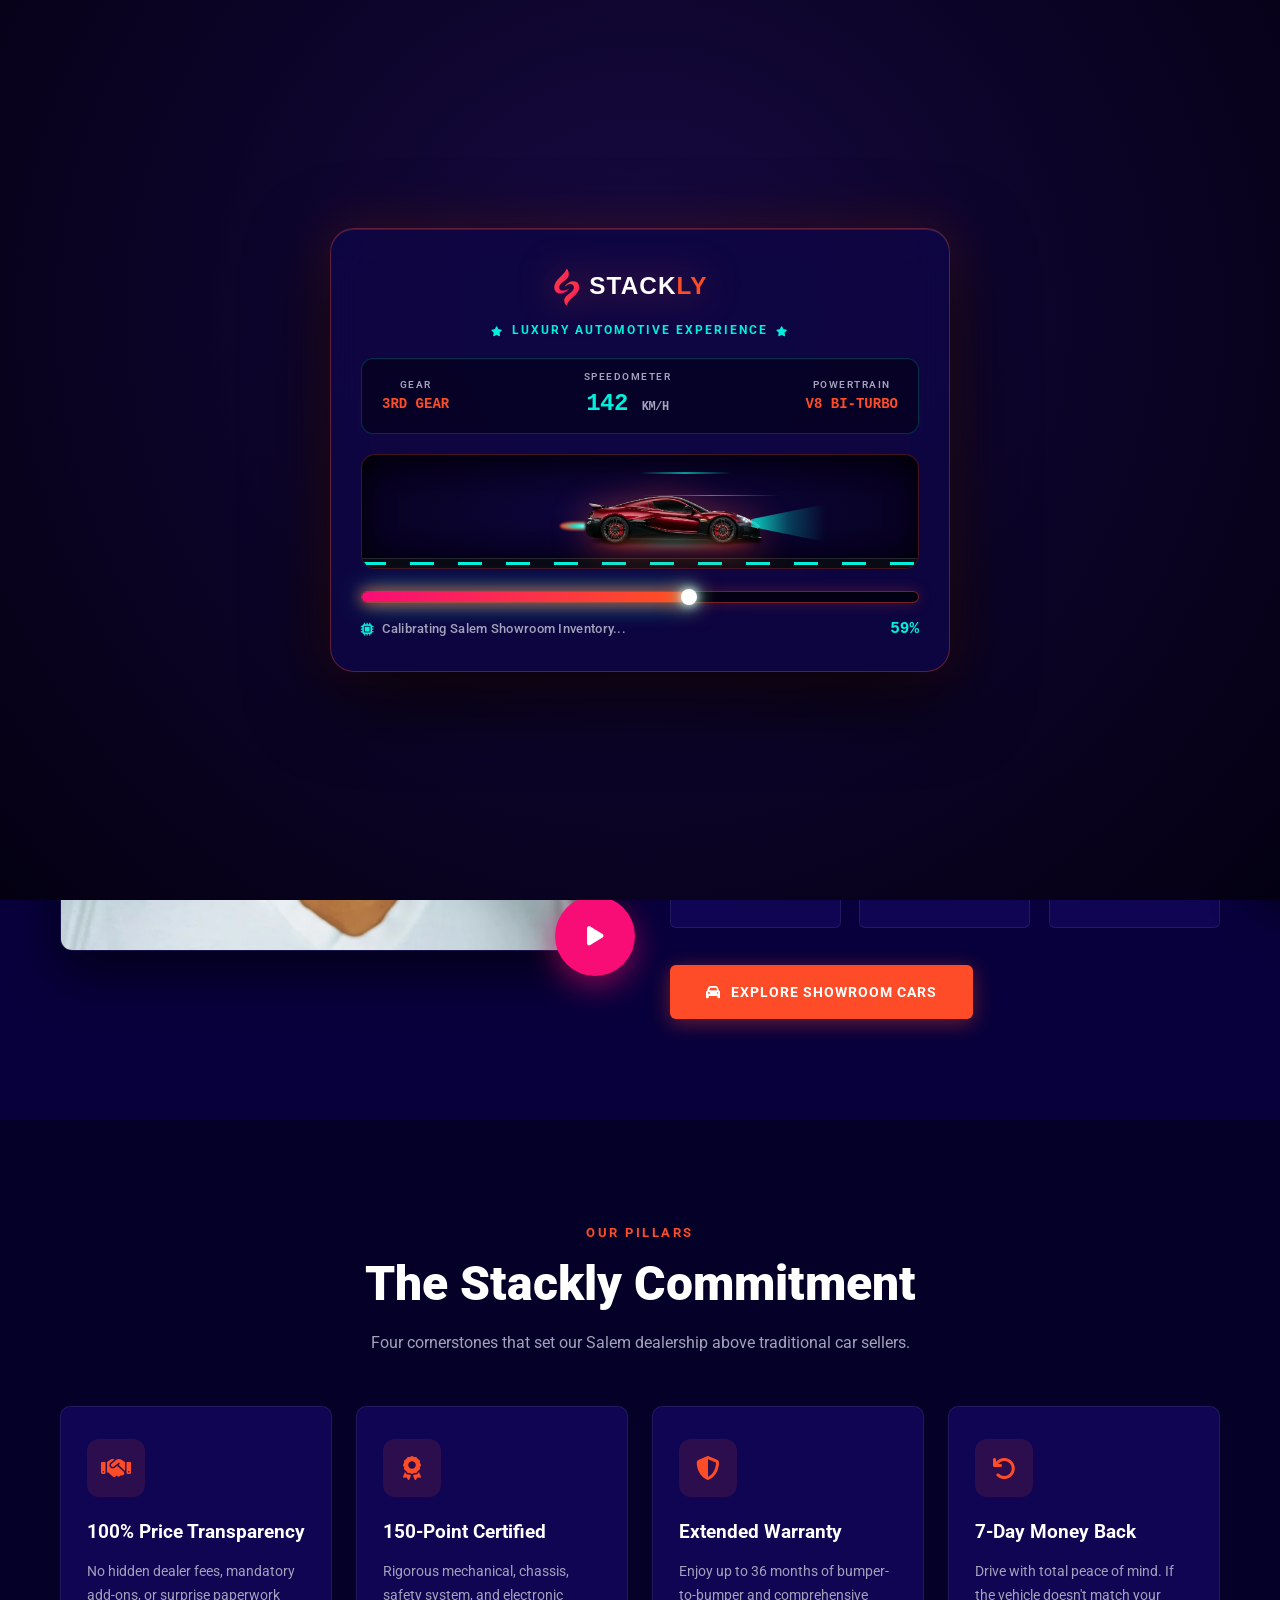
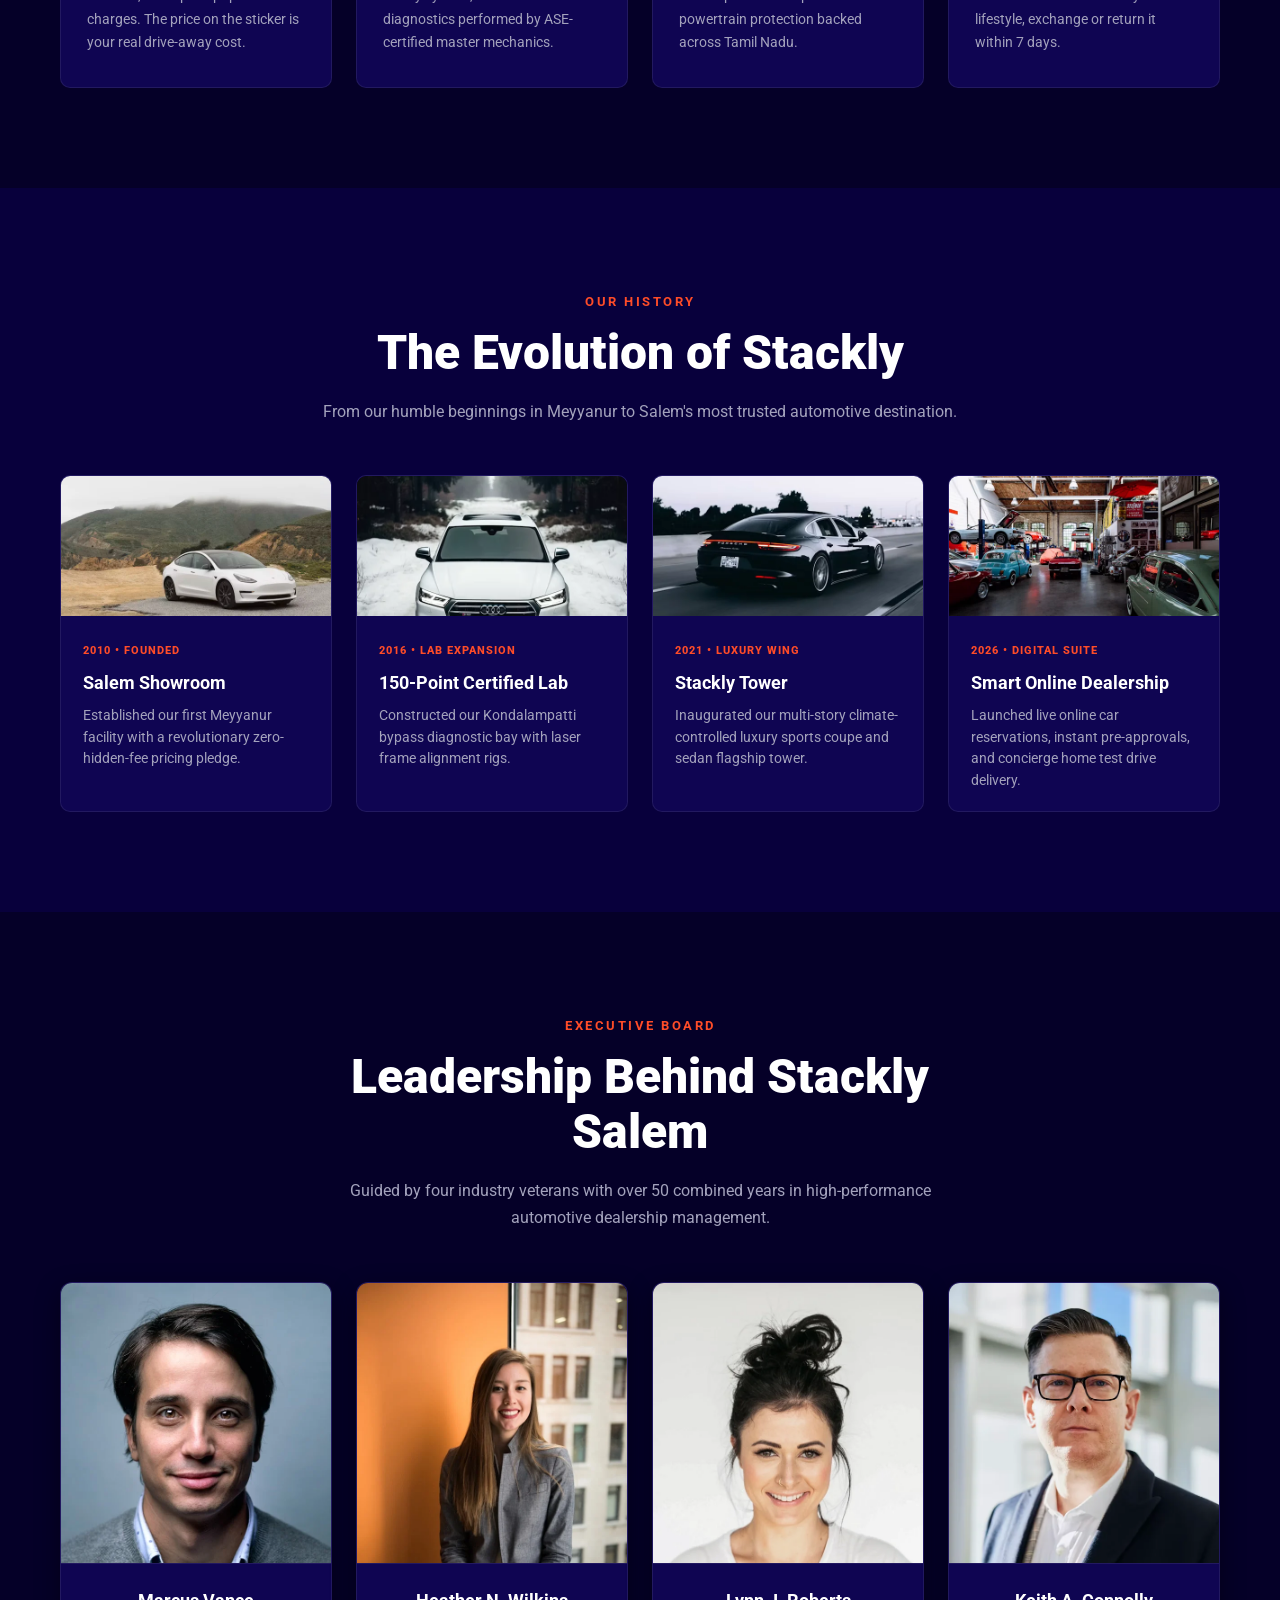
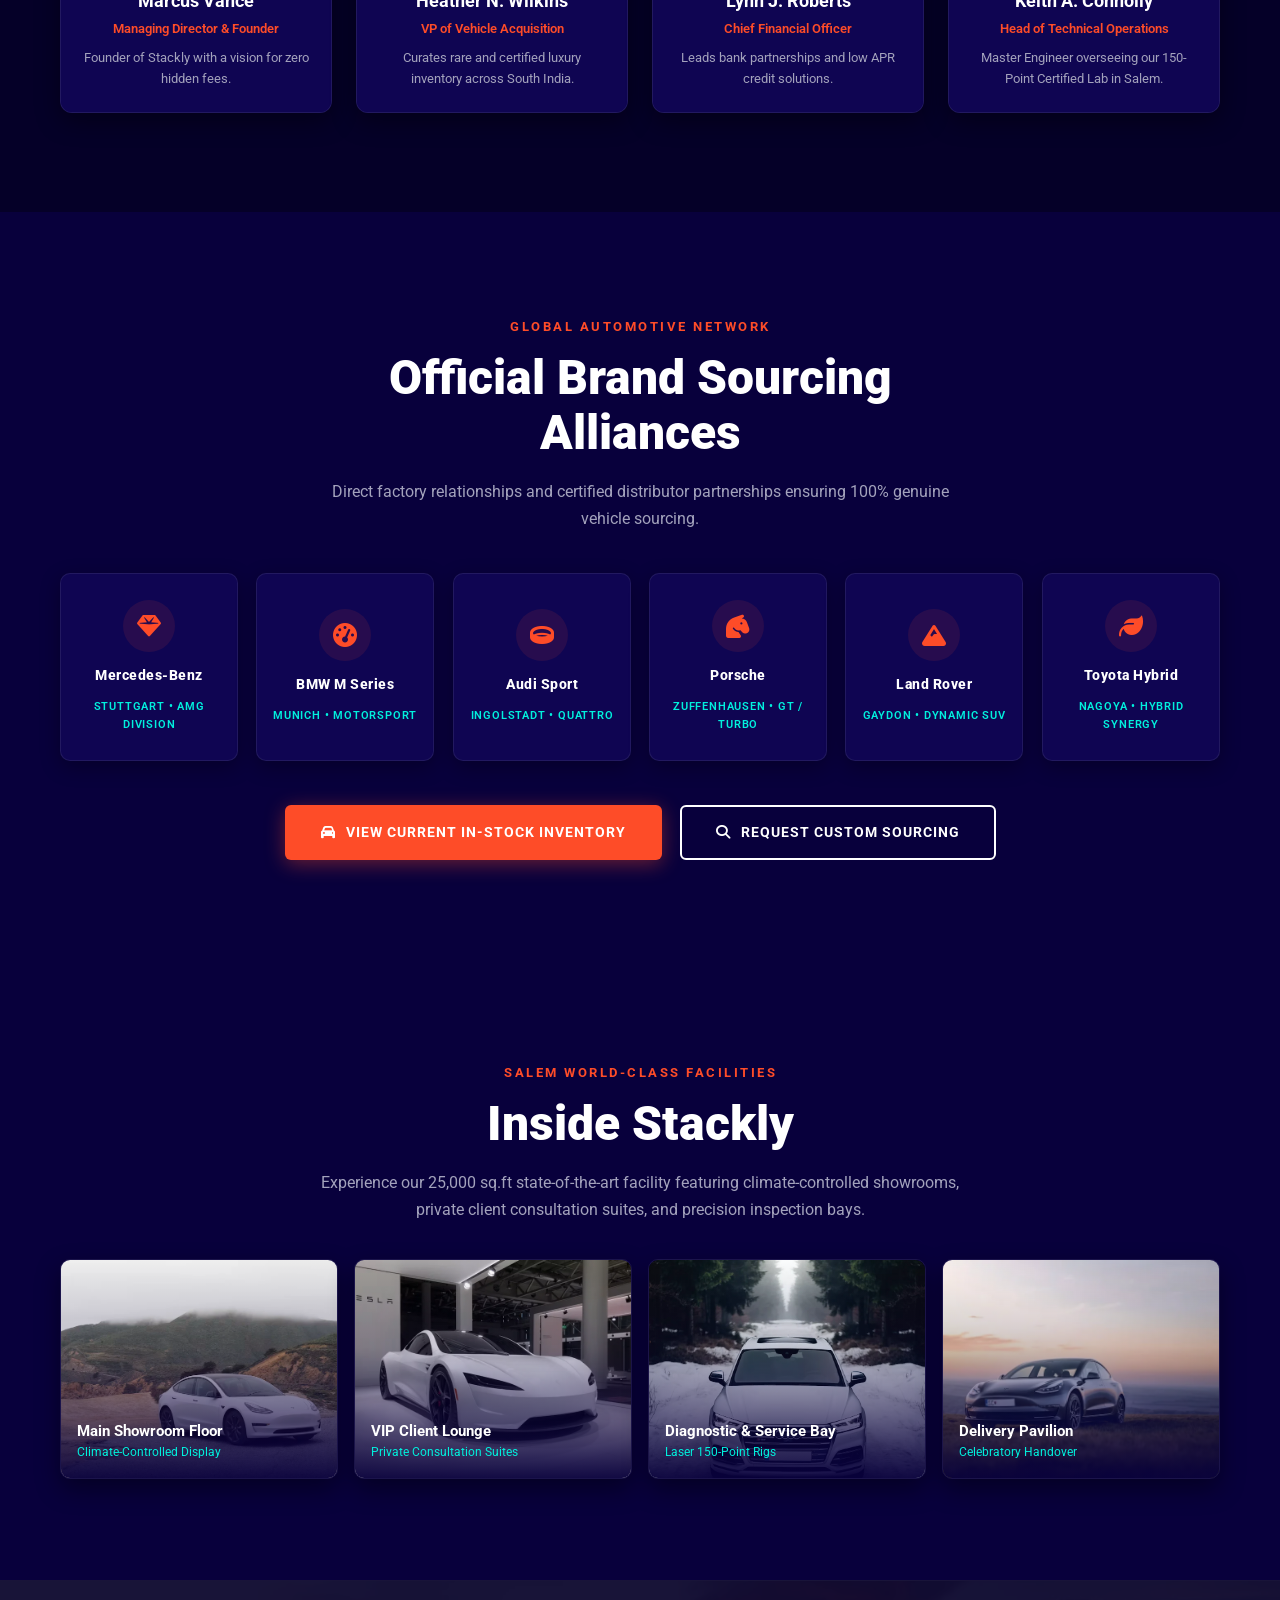
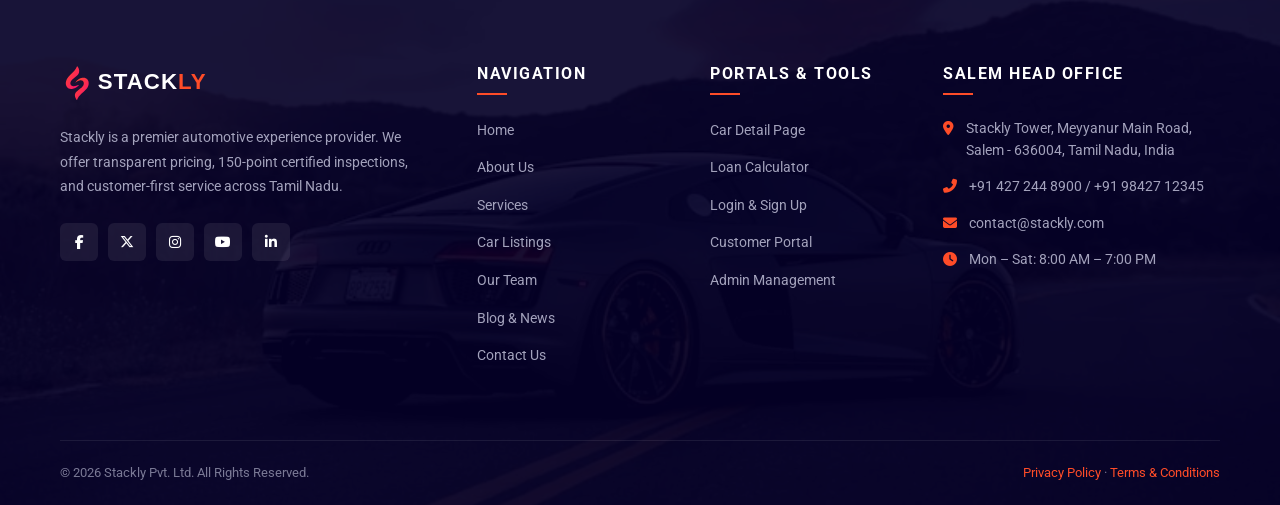
<file: about.html>
<!DOCTYPE html>
<html lang="en">
<head>
  <meta charset="UTF-8"/>
  <meta name="viewport" content="width=device-width, initial-scale=1.0"/>
  <title>About Us &ndash; Stackly</title>
  <link rel="stylesheet" href="https://cdnjs.cloudflare.com/ajax/libs/font-awesome/6.5.0/css/all.min.css"/>
  <link rel="stylesheet" href="style.css"/>
</head>
<body>

<!-- ==============================================================================
     STACKLY CINEMATIC 3-SECOND PHOTOREALISTIC SUPERCAR PRELOADER
     ============================================================================== -->
<div id="stacklyPreloader" class="stackly-preloader-overlay">
  <div class="preloader-cinematic-stage">
    <div class="preloader-top-brand">
      <img src="stackly-logo.svg" alt="Stackly" class="preloader-cinematic-logo"/>
      <div class="preloader-salem-badge"><i class="fas fa-star" style="color:var(--accent-cyan); font-size:10px;"></i> Luxury Automotive Experience <i class="fas fa-star" style="color:var(--accent-cyan); font-size:10px;"></i></div>
    </div>
    <div class="preloader-hud-display">
      <div class="hud-item">
        <span class="hud-label">GEAR</span>
        <span class="hud-value" id="hudGear">1ST GEAR</span>
      </div>
      <div class="hud-item hud-center">
        <span class="hud-label">SPEEDOMETER</span>
        <span class="hud-value-large"><span id="hudSpeed">0</span> <small>KM/H</small></span>
      </div>
      <div class="hud-item">
        <span class="hud-label">POWERTRAIN</span>
        <span class="hud-value" id="hudPower">V8 BI-TURBO</span>
      </div>
    </div>
    <div class="preloader-highway-stage" id="preloaderTrack">
      <div class="speed-streaks-layer">
        <span class="streak streak-1"></span>
        <span class="streak streak-2"></span>
        <span class="streak streak-3"></span>
        <span class="streak streak-4"></span>
      </div>
      <div class="preloader-supercar-wrapper" id="preloaderCar">
        <div class="supercar-headlight-cone"></div>
        <div class="supercar-underglow-neon"></div>
        <img src="assets/supercar-loader.webp" alt="Stackly Supercar" class="preloader-supercar-img"/>
        <div class="supercar-nitro-exhaust"><span class="nitro-flame"></span></div>
      </div>
      <div class="preloader-highway-road"><div class="highway-dashes"></div></div>
    </div>
    <div class="preloader-progress-console">
      <div class="progress-track-neon"><div class="progress-bar-neon" id="preloaderProgressBar"></div></div>
      <div class="progress-info-row">
        <span class="progress-status-msg" id="preloaderStatus"><i class="fas fa-tachometer-alt" style="color:var(--accent-pink);"></i> Igniting Twin-Turbo V8 Powertrain...</span>
        <span class="progress-percent-val" id="preloaderPercent">0%</span>
      </div>
    </div>
  </div>
</div>

<header id="site-header">
  <div class="header-inner">
    <a href="index.html" class="logo-link">
      <img src="stackly-logo.svg" alt="Stackly"/>
    </a>
    <ul class="nav-links">
      <li><a href="index.html" class="">Home</a></li>
      <li><a href="about.html" class="active">About Us</a></li>
      <li><a href="service.html" class="">Service</a></li>
      <li class="has-dropdown">
        <a href="listing.html" class="">Listing Car</a>
        <ul class="dropdown-panel">
          <li><a href="detail.html"><i class="fas fa-car-side"></i> Car Detail Page</a></li>
          <li><a href="financing.html"><i class="fas fa-calculator"></i> Financing &amp; Loan</a></li>
        </ul>
      </li>
      <li><a href="team.html" class="">Team</a></li>
      <li><a href="blog.html" class="">Blog</a></li>
      <li><a href="contact.html" class="">Contact</a></li>
    </ul>
    <div class="header-cta">
      <a href="login.html" id="authNavBtn" class="btn btn-outline btn-sm" style="border-color:var(--primary); color:var(--primary);"><i class="fas fa-sign-in-alt"></i> Login / Register</a>
      <a href="listing.html" class="btn btn-primary btn-sm">Inventory</a>
      <button class="mobile-toggle" id="mobileToggle" aria-label="Toggle Navigation"><i class="fas fa-bars"></i></button>
    </div>
  </div>
</header>

<div class="mobile-drawer-backdrop" id="mobileDrawerBackdrop"></div>
<div class="mobile-nav-drawer" id="mobileNavDrawer">
  <div class="mobile-drawer-header">
    <a href="index.html" class="drawer-logo">
      <img src="stackly-logo.svg" alt="Stackly" style="height:32px;"/>
    </a>
    <button class="drawer-close" id="drawerClose" aria-label="Close Menu">&times;</button>
  </div>

  <div class="mobile-drawer-body">
    <nav class="mobile-menu-list">
      <a href="index.html" class="mobile-menu-link"><i class="fas fa-home"></i> Home</a>
      <a href="about.html" class="mobile-menu-link"><i class="fas fa-info-circle"></i> About Us</a>
      <a href="service.html" class="mobile-menu-link"><i class="fas fa-cogs"></i> Services</a>
      <a href="listing.html" class="mobile-menu-link"><i class="fas fa-car"></i> Listing Car</a>
      <div class="mobile-submenu">
        <a href="detail.html" class="mobile-sublink"><i class="fas fa-angle-right"></i> Car Detail Page</a>
        <a href="financing.html" class="mobile-sublink"><i class="fas fa-angle-right"></i> Financing &amp; Loan</a>
      </div>
      <a href="team.html" class="mobile-menu-link"><i class="fas fa-users"></i> Team</a>
      <a href="blog.html" class="mobile-menu-link"><i class="fas fa-newspaper"></i> Blog</a>
      <a href="contact.html" class="mobile-menu-link"><i class="fas fa-envelope"></i> Contact</a>
    </nav>

    <div class="mobile-drawer-actions">
      <a href="login.html" class="btn btn-outline btn-sm mobile-action-btn" style="border-color:var(--primary); color:var(--primary); width:100%; justify-content:center;">
        <i class="fas fa-user-circle"></i> Login / Register
      </a>
      <a href="listing.html" class="btn btn-primary btn-sm mobile-action-btn" style="width:100%; justify-content:center;">
        <i class="fas fa-warehouse"></i> Browse Inventory
      </a>
    </div>

    <div class="mobile-drawer-contact">
      <div class="drawer-contact-item">
        <i class="fas fa-phone-alt"></i>
        <div>
          <small style="display:block; color:var(--text-muted); font-size:11px;">Helpline</small>
          <strong style="color:#fff; font-size:13px;">+91 98427 12345</strong>
        </div>
      </div>
      <div class="drawer-contact-item">
        <i class="fas fa-map-marker-alt"></i>
        <div>
          <small style="display:block; color:var(--text-muted); font-size:11px;">Showroom</small>
          <span style="color:#fff; font-size:13px;">Meyyanur Main Rd, Salem</span>
        </div>
      </div>
    </div>

    <div class="mobile-drawer-social">
      <a href="https://facebook.com" target="_blank" rel="noopener noreferrer" aria-label="Facebook"><i class="fab fa-facebook-f"></i></a>
      <a href="https://x.com" target="_blank" rel="noopener noreferrer" aria-label="X"><i class="fab fa-x-twitter"></i></a>
      <a href="https://instagram.com" target="_blank" rel="noopener noreferrer" aria-label="Instagram"><i class="fab fa-instagram"></i></a>
      <a href="https://youtube.com" target="_blank" rel="noopener noreferrer" aria-label="YouTube"><i class="fab fa-youtube"></i></a>
      <a href="https://linkedin.com" target="_blank" rel="noopener noreferrer" aria-label="LinkedIn"><i class="fab fa-linkedin-in"></i></a>
    </div>
  </div>
</div>

<div class="page-hero-banner">
  <div class="container banner-content">
    <h1 class="section-title">About Us</h1>
    <div class="breadcrumbs">
      <a href="index.html">Home</a>
      <span>/</span>
      <span>About Us</span>
    </div>
  </div>
</div>

<!-- SECTION 1: WHO WE ARE (ORIGINAL HERO SECTION) -->
<section class="section-pad">
  <div class="container">
    <div class="about-duo-grid">
      <div class="about-img-frame reveal-left">
        <div class="experience-tag-box">
          <strong>15+</strong>
          <span>Years Experience</span>
        </div>
        <div class="about-main-img">
          <img src="assets/successful-men-and-his-luxury-exotic-car-b22d9.webp" alt="About Stackly"/>
        </div>
        <div class="play-video-circle" id="videoOpenTrigger" title="Watch Video">
          <i class="fas fa-play"></i>
        </div>
      </div>
      <div class="reveal-right">
        <span class="badge-tag">Who We Are</span>
        <h2 class="section-title">A New Way To Buy Cars Safely in Salem</h2>
        <p class="section-desc">Founded with a vision to redefine the automotive buying experience, Stackly has evolved into the premier dealership offering a curated collection of new and certified pre-owned vehicles in Salem with unmatched price transparency.</p>
        <p class="section-desc" style="margin-top: 14px;">Every vehicle on our showroom floor undergoes an exhaustive 150-point inspection covering mechanical integrity, electronic diagnosis, frame alignment, and multi-speed road testing.</p>
        
        <div class="stat-counter-strip">
          <div class="stat-box-card">
            <div class="stat-number" data-target="365">0</div>
            <div class="stat-title">Certified Experts</div>
          </div>
          <div class="stat-box-card">
            <div class="stat-number" data-target="7215">0</div>
            <div class="stat-title">Happy Owners</div>
          </div>
          <div class="stat-box-card">
            <div class="stat-number" data-target="8271">0</div>
            <div class="stat-title">Delivered Cars</div>
          </div>
        </div>

        <a href="listing.html" class="btn btn-primary"><i class="fas fa-car"></i> Explore Showroom Cars</a>
      </div>
    </div>
  </div>
</section>

<!-- SECTION 2: CORE VALUE PILLARS -->
<section class="section-pad" style="background: var(--bg-darker);">
  <div class="container">
    <div style="text-align: center; margin-bottom: 50px;" class="reveal-on-scroll">
      <span class="badge-tag">Our Pillars</span>
      <h2 class="section-title">The Stackly Commitment</h2>
      <p class="section-desc">Four cornerstones that set our Salem dealership above traditional car sellers.</p>
    </div>
    <div class="features-grid-4">
      <div class="feature-box-glass reveal-on-scroll stagger-1">
        <div class="feature-box-icon"><i class="fas fa-handshake"></i></div>
        <h3 style="font-size:1.2rem; margin-bottom:12px;">100% Price Transparency</h3>
        <p class="section-desc" style="font-size:14px;">No hidden dealer fees, mandatory add-ons, or surprise paperwork charges. The price on the sticker is your real drive-away cost.</p>
      </div>
      <div class="feature-box-glass reveal-on-scroll stagger-2">
        <div class="feature-box-icon"><i class="fas fa-award"></i></div>
        <h3 style="font-size:1.2rem; margin-bottom:12px;">150-Point Certified</h3>
        <p class="section-desc" style="font-size:14px;">Rigorous mechanical, chassis, safety system, and electronic diagnostics performed by ASE-certified master mechanics.</p>
      </div>
      <div class="feature-box-glass reveal-on-scroll stagger-3">
        <div class="feature-box-icon"><i class="fas fa-shield-alt"></i></div>
        <h3 style="font-size:1.2rem; margin-bottom:12px;">Extended Warranty</h3>
        <p class="section-desc" style="font-size:14px;">Enjoy up to 36 months of bumper-to-bumper and comprehensive powertrain protection backed across Tamil Nadu.</p>
      </div>
      <div class="feature-box-glass reveal-on-scroll stagger-4">
        <div class="feature-box-icon"><i class="fas fa-undo"></i></div>
        <h3 style="font-size:1.2rem; margin-bottom:12px;">7-Day Money Back</h3>
        <p class="section-desc" style="font-size:14px;">Drive with total peace of mind. If the vehicle doesn't match your lifestyle, exchange or return it within 7 days.</p>
      </div>
    </div>
  </div>
</section>

<!-- SECTION 3: TIMELINE / OUR JOURNEY -->
<section class="section-pad">
  <div class="container">
    <div style="text-align:center; margin-bottom:50px;" class="reveal-on-scroll">
      <span class="badge-tag">Our History</span>
      <h2 class="section-title">The Evolution of Stackly</h2>
      <p class="section-desc">From our humble beginnings in Meyyanur to Salem's most trusted automotive destination.</p>
    </div>
    
    <div class="features-grid-4">
      <div class="timeline-card-box reveal-on-scroll stagger-1">
        <img src="assets/photo-1560958089-b8a1929cea89-baeb3.webp" alt="Founding 2010" class="timeline-card-media"/>
        <div class="timeline-card-body">
          <span style="font-size:11px; color:var(--primary); font-weight:800; letter-spacing:1px; text-transform:uppercase;">2010 &bull; FOUNDED</span>
          <h4 style="font-size:1.15rem; margin:6px 0 8px;">Salem Showroom</h4>
          <p style="font-size:13.5px; color:var(--text-muted); line-height:1.6;">Established our first Meyyanur facility with a revolutionary zero-hidden-fee pricing pledge.</p>
        </div>
      </div>

      <div class="timeline-card-box reveal-on-scroll stagger-2">
        <img src="assets/photo-1517524008697-84bbe3c3fd98-23199.webp" alt="Inspection Lab 2016" class="timeline-card-media"/>
        <div class="timeline-card-body">
          <span style="font-size:11px; color:var(--primary); font-weight:800; letter-spacing:1px; text-transform:uppercase;">2016 &bull; LAB EXPANSION</span>
          <h4 style="font-size:1.15rem; margin:6px 0 8px;">150-Point Certified Lab</h4>
          <p style="font-size:13.5px; color:var(--text-muted); line-height:1.6;">Constructed our Kondalampatti bypass diagnostic bay with laser frame alignment rigs.</p>
        </div>
      </div>

      <div class="timeline-card-box reveal-on-scroll stagger-3">
        <img src="assets/photo-1503376780353-7e6692767b70-bd819.webp" alt="Stackly Tower 2021" class="timeline-card-media"/>
        <div class="timeline-card-body">
          <span style="font-size:11px; color:var(--primary); font-weight:800; letter-spacing:1px; text-transform:uppercase;">2021 &bull; LUXURY WING</span>
          <h4 style="font-size:1.15rem; margin:6px 0 8px;">Stackly Tower</h4>
          <p style="font-size:13.5px; color:var(--text-muted); line-height:1.6;">Inaugurated our multi-story climate-controlled luxury sports coupe and sedan flagship tower.</p>
        </div>
      </div>

      <div class="timeline-card-box reveal-on-scroll stagger-4">
        <img src="assets/photo-1551522435-a13afa10f103-c3489.webp" alt="Digital Dealership 2026" class="timeline-card-media"/>
        <div class="timeline-card-body">
          <span style="font-size:11px; color:var(--primary); font-weight:800; letter-spacing:1px; text-transform:uppercase;">2026 &bull; DIGITAL SUITE</span>
          <h4 style="font-size:1.15rem; margin:6px 0 8px;">Smart Online Dealership</h4>
          <p style="font-size:13.5px; color:var(--text-muted); line-height:1.6;">Launched live online car reservations, instant pre-approvals, and concierge home test drive delivery.</p>
        </div>
      </div>
    </div>
  </div>
</section>

<!-- SECTION 4: LEADERSHIP & EXECUTIVE PROFILES -->
<section class="section-pad" style="background: var(--bg-darker);">
  <div class="container">
    <div style="text-align:center; max-width:650px; margin:0 auto 50px;" class="reveal-on-scroll">
      <span class="badge-tag">Executive Board</span>
      <h2 class="section-title">Leadership Behind Stackly Salem</h2>
      <p class="section-desc">Guided by four industry veterans with over 50 combined years in high-performance automotive dealership management.</p>
    </div>
    <div class="team-deck-grid">
      <div class="team-profile-card reveal-on-scroll stagger-1">
        <div class="team-avatar-box">
          <img src="assets/businessman-portrait-e1623127853804-fdb0e.webp" alt="Marcus Vance"/>
        </div>
        <div class="team-details-box">
          <h4 style="font-size:1.15rem; font-weight:700; margin-bottom:4px;">Marcus Vance</h4>
          <span style="font-size:13px; color:var(--primary); font-weight:600; margin-bottom:8px;">Managing Director &amp; Founder</span>
          <p style="font-size:13px; color:var(--text-muted); margin:0;">Founder of Stackly with a vision for zero hidden fees.</p>
        </div>
      </div>

      <div class="team-profile-card reveal-on-scroll stagger-2">
        <div class="team-avatar-box">
          <img src="assets/asian-businesswoman-e1623128079158-e97b3.webp" alt="Heather N. Wilkins"/>
        </div>
        <div class="team-details-box">
          <h4 style="font-size:1.15rem; font-weight:700; margin-bottom:4px;">Heather N. Wilkins</h4>
          <span style="font-size:13px; color:var(--primary); font-weight:600; margin-bottom:8px;">VP of Vehicle Acquisition</span>
          <p style="font-size:13px; color:var(--text-muted); margin:0;">Curates rare and certified luxury inventory across South India.</p>
        </div>
      </div>

      <div class="team-profile-card reveal-on-scroll stagger-3">
        <div class="team-avatar-box">
          <img src="assets/happy-young-businesswoman-in-suit-looking-at-camera-with-crossed-arms-isolated-on-white-e1623128154534-73c41.webp" alt="Lynn J. Roberts"/>
        </div>
        <div class="team-details-box">
          <h4 style="font-size:1.15rem; font-weight:700; margin-bottom:4px;">Lynn J. Roberts</h4>
          <span style="font-size:13px; color:var(--primary); font-weight:600; margin-bottom:8px;">Chief Financial Officer</span>
          <p style="font-size:13px; color:var(--text-muted); margin:0;">Leads bank partnerships and low APR credit solutions.</p>
        </div>
      </div>

      <div class="team-profile-card reveal-on-scroll stagger-4">
        <div class="team-avatar-box">
          <img src="assets/photo-1560250097-0b93528c311a-df05d.webp" alt="Keith A. Connolly"/>
        </div>
        <div class="team-details-box">
          <h4 style="font-size:1.15rem; font-weight:700; margin-bottom:4px;">Keith A. Connolly</h4>
          <span style="font-size:13px; color:var(--primary); font-weight:600; margin-bottom:8px;">Head of Technical Operations</span>
          <p style="font-size:13px; color:var(--text-muted); margin:0;">Master Engineer overseeing our 150-Point Certified Lab in Salem.</p>
        </div>
      </div>
    </div>
  </div>
</section>

<!-- SECTION 5: OFFICIAL BRAND ALLIANCES (PREMIUM CARDS) -->
<section class="section-pad">
  <div class="container">
    <div style="text-align:center; max-width:650px; margin:0 auto 40px;" class="reveal-on-scroll">
      <span class="badge-tag">Global Automotive Network</span>
      <h2 class="section-title">Official Brand Sourcing Alliances</h2>
      <p class="section-desc">Direct factory relationships and certified distributor partnerships ensuring 100% genuine vehicle sourcing.</p>
    </div>
    
    <div class="brand-partner-grid-6">
      <div class="brand-card-premium reveal-on-scroll stagger-1">
        <div class="brand-card-icon"><i class="fas fa-gem"></i></div>
        <div class="brand-card-name">Mercedes-Benz</div>
        <div class="brand-card-origin">Stuttgart &bull; AMG Division</div>
      </div>
      <div class="brand-card-premium reveal-on-scroll stagger-2">
        <div class="brand-card-icon"><i class="fas fa-tachometer-alt"></i></div>
        <div class="brand-card-name">BMW M Series</div>
        <div class="brand-card-origin">Munich &bull; Motorsport</div>
      </div>
      <div class="brand-card-premium reveal-on-scroll stagger-3">
        <div class="brand-card-icon"><i class="fas fa-ring"></i></div>
        <div class="brand-card-name">Audi Sport</div>
        <div class="brand-card-origin">Ingolstadt &bull; Quattro</div>
      </div>
      <div class="brand-card-premium reveal-on-scroll stagger-4">
        <div class="brand-card-icon"><i class="fas fa-horse-head"></i></div>
        <div class="brand-card-name">Porsche</div>
        <div class="brand-card-origin">Zuffenhausen &bull; GT / Turbo</div>
      </div>
      <div class="brand-card-premium reveal-on-scroll stagger-1">
        <div class="brand-card-icon"><i class="fas fa-mountain"></i></div>
        <div class="brand-card-name">Land Rover</div>
        <div class="brand-card-origin">Gaydon &bull; Dynamic SUV</div>
      </div>
      <div class="brand-card-premium reveal-on-scroll stagger-2">
        <div class="brand-card-icon"><i class="fas fa-leaf"></i></div>
        <div class="brand-card-name">Toyota Hybrid</div>
        <div class="brand-card-origin">Nagoya &bull; Hybrid Synergy</div>
      </div>
    </div>

    <div style="margin-top:45px; text-align:center;">
      <a href="listing.html" class="btn btn-primary"><i class="fas fa-car"></i> View Current In-Stock Inventory</a>
      <a href="contact.html" class="btn btn-outline" style="margin-left:14px;"><i class="fas fa-search"></i> Request Custom Sourcing</a>
    </div>
  </div>
</section>


<!-- SECTION: SALEM SHOWROOM FACILITY GALLERY -->
<section class="section-pad" style="background: var(--bg-dark);">
  <div class="container">
    <div style="text-align:center; max-width:650px; margin:0 auto 36px;" class="reveal-on-scroll">
      <span class="badge-tag">Salem World-Class Facilities</span>
      <h2 class="section-title">Inside Stackly</h2>
      <p class="section-desc">Experience our 25,000 sq.ft state-of-the-art facility featuring climate-controlled showrooms, private client consultation suites, and precision inspection bays.</p>
    </div>
    <div class="gallery-grid-4 reveal-on-scroll">
      <div class="gallery-card-item">
        <img src="assets/photo-1560958089-b8a1929cea89-3442a.webp" alt="Main Showroom Floor"/>
        <div class="gallery-card-overlay">
          <div class="gallery-card-title">Main Showroom Floor</div>
          <div class="gallery-card-sub">Climate-Controlled Display</div>
        </div>
      </div>
      <div class="gallery-card-item">
        <img src="assets/photo-1617788138017-80ad40651399-ec564.webp" alt="VIP Client Lounge"/>
        <div class="gallery-card-overlay">
          <div class="gallery-card-title">VIP Client Lounge</div>
          <div class="gallery-card-sub">Private Consultation Suites</div>
        </div>
      </div>
      <div class="gallery-card-item">
        <img src="assets/photo-1517524008697-84bbe3c3fd98-bbd29.webp" alt="Diagnostic & Service Bay"/>
        <div class="gallery-card-overlay">
          <div class="gallery-card-title">Diagnostic &amp; Service Bay</div>
          <div class="gallery-card-sub">Laser 150-Point Rigs</div>
        </div>
      </div>
      <div class="gallery-card-item">
        <img src="assets/photo-1571127236794-81c0bbfe1ce3-6099d.webp" alt="Delivery Pavilion"/>
        <div class="gallery-card-overlay">
          <div class="gallery-card-title">Delivery Pavilion</div>
          <div class="gallery-card-sub">Celebratory Handover</div>
        </div>
      </div>
    </div>
  </div>
</section>
<footer id="site-footer">
  <div class="container footer-content-wrap">
    <div class="footer-columns-grid">
      <div>
        <div class="footer-logo">
          <img src="stackly-logo.svg" alt="Stackly"/>
        </div>
        <p class="footer-about-text">Stackly is a premier automotive experience provider. We offer transparent pricing, 150-point certified inspections, and customer-first service across Tamil Nadu.</p>
        <div class="footer-social-icons">
          <a href="https://facebook.com" target="_blank" rel="noopener noreferrer" aria-label="Facebook"><i class="fab fa-facebook-f"></i></a>
          <a href="https://x.com" target="_blank" rel="noopener noreferrer" aria-label="X"><i class="fab fa-x-twitter"></i></a>
          <a href="https://instagram.com" target="_blank" rel="noopener noreferrer" aria-label="Instagram"><i class="fab fa-instagram"></i></a>
          <a href="https://youtube.com" target="_blank" rel="noopener noreferrer" aria-label="YouTube"><i class="fab fa-youtube"></i></a>
          <a href="https://linkedin.com" target="_blank" rel="noopener noreferrer" aria-label="LinkedIn"><i class="fab fa-linkedin-in"></i></a>
        </div>
      </div>
      <div>
        <h4 class="footer-col-header">Navigation</h4>
        <ul class="footer-nav-links">
          <li><a href="index.html">Home</a></li>
          <li><a href="about.html">About Us</a></li>
          <li><a href="service.html">Services</a></li>
          <li><a href="listing.html">Car Listings</a></li>
          <li><a href="team.html">Our Team</a></li>
          <li><a href="blog.html">Blog &amp; News</a></li>
          <li><a href="contact.html">Contact Us</a></li>
        </ul>
      </div>
      <div>
        <h4 class="footer-col-header">Portals &amp; Tools</h4>
        <ul class="footer-nav-links">
          <li><a href="detail.html">Car Detail Page</a></li>
          <li><a href="financing.html">Loan Calculator</a></li>
          <li><a href="login.html">Login &amp; Sign Up</a></li>
          <li><a href="customer-dashboard.html">Customer Portal</a></li>
          <li><a href="admin-dashboard.html">Admin Management</a></li>
        </ul>
      </div>
      <div>
        <h4 class="footer-col-header">Salem Head Office</h4>
        <ul class="footer-contact-items">
          <li><i class="fas fa-map-marker-alt"></i><span>Stackly Tower, Meyyanur Main Road, Salem - 636004, Tamil Nadu, India</span></li>
          <li><i class="fas fa-phone-alt"></i><span>+91 427 244 8900 / +91 98427 12345</span></li>
          <li><i class="fas fa-envelope"></i><span>contact@stackly.com</span></li>
          <li><i class="fas fa-clock"></i><span>Mon &ndash; Sat: 8:00 AM &ndash; 7:00 PM</span></li>
        </ul>
      </div>
    </div>
    <div class="footer-copyright-bar">
      <span>&copy; 2026 Stackly Pvt. Ltd. All Rights Reserved.</span>
      <span><a href="#">Privacy Policy</a> &middot; <a href="#">Terms &amp; Conditions</a></span>
    </div>
  </div>
</footer>

<button id="scrollTopBtn" aria-label="Scroll to top"><i class="fas fa-arrow-up"></i></button>

<div id="videoModalWrapper">
  <div class="video-modal-inner">
    <button class="video-close-trigger" id="videoCloseTrigger">&times; Close</button>
    <iframe id="videoFrame" width="100%" height="100%" src="about:blank" frameborder="0" allow="autoplay; encrypted-media" allowfullscreen style="border-radius:10px;"></iframe>
  </div>
</div>
<script src="script.js"></script>
</body>
</html>
</file>
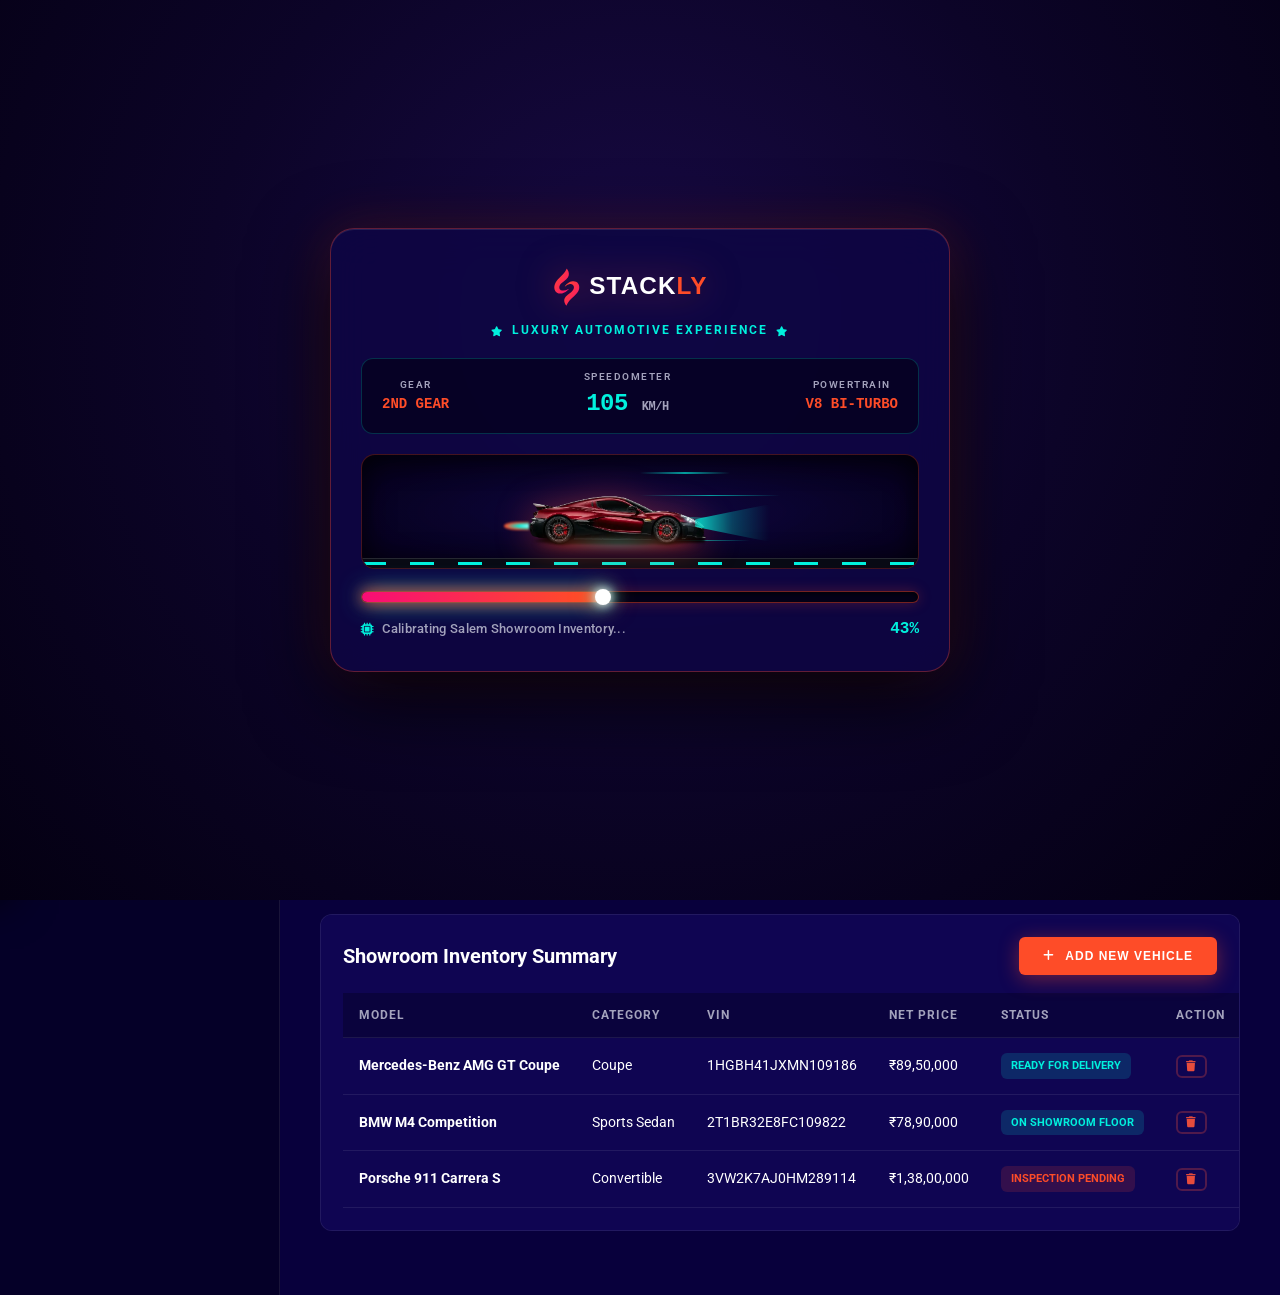
<file: admin-dashboard.html>
<!DOCTYPE html>
<html lang="en">
<head>
  <meta charset="UTF-8"/>
  <meta name="viewport" content="width=device-width, initial-scale=1.0"/>
  <title>Admin Console &ndash; Stackly</title>
  <link rel="stylesheet" href="https://cdnjs.cloudflare.com/ajax/libs/font-awesome/6.5.0/css/all.min.css"/>
  <link rel="stylesheet" href="style.css"/>
</head>
<body>

<!-- ==============================================================================
     STACKLY CINEMATIC 3-SECOND PHOTOREALISTIC SUPERCAR PRELOADER
     ============================================================================== -->
<div id="stacklyPreloader" class="stackly-preloader-overlay">
  <div class="preloader-cinematic-stage">
    <div class="preloader-top-brand">
      <img src="stackly-logo.svg" alt="Stackly" class="preloader-cinematic-logo"/>
      <div class="preloader-salem-badge"><i class="fas fa-star" style="color:var(--accent-cyan); font-size:10px;"></i> Luxury Automotive Experience <i class="fas fa-star" style="color:var(--accent-cyan); font-size:10px;"></i></div>
    </div>
    <div class="preloader-hud-display">
      <div class="hud-item">
        <span class="hud-label">GEAR</span>
        <span class="hud-value" id="hudGear">1ST GEAR</span>
      </div>
      <div class="hud-item hud-center">
        <span class="hud-label">SPEEDOMETER</span>
        <span class="hud-value-large"><span id="hudSpeed">0</span> <small>KM/H</small></span>
      </div>
      <div class="hud-item">
        <span class="hud-label">POWERTRAIN</span>
        <span class="hud-value" id="hudPower">V8 BI-TURBO</span>
      </div>
    </div>
    <div class="preloader-highway-stage" id="preloaderTrack">
      <div class="speed-streaks-layer">
        <span class="streak streak-1"></span>
        <span class="streak streak-2"></span>
        <span class="streak streak-3"></span>
        <span class="streak streak-4"></span>
      </div>
      <div class="preloader-supercar-wrapper" id="preloaderCar">
        <div class="supercar-headlight-cone"></div>
        <div class="supercar-underglow-neon"></div>
        <img src="assets/supercar-loader.webp" alt="Stackly Supercar" class="preloader-supercar-img"/>
        <div class="supercar-nitro-exhaust"><span class="nitro-flame"></span></div>
      </div>
      <div class="preloader-highway-road"><div class="highway-dashes"></div></div>
    </div>
    <div class="preloader-progress-console">
      <div class="progress-track-neon"><div class="progress-bar-neon" id="preloaderProgressBar"></div></div>
      <div class="progress-info-row">
        <span class="progress-status-msg" id="preloaderStatus"><i class="fas fa-tachometer-alt" style="color:var(--accent-pink);"></i> Igniting Twin-Turbo V8 Powertrain...</span>
        <span class="progress-percent-val" id="preloaderPercent">0%</span>
      </div>
    </div>
  </div>
</div>

<!-- ============================================================
     DASHBOARD MOBILE TOP BAR (visible only on mobile)
     ============================================================ -->
<div class="dash-mobile-topbar" id="dashMobileTopbar">
  <a href="index.html" class="dash-mobile-logo">
    <img src="stackly-logo.svg" alt="Stackly" style="height:32px;"/>
  </a>
  <button class="dash-mobile-toggle" id="dashMobileToggle" aria-label="Open Dashboard Menu">
    <i class="fas fa-bars"></i>
  </button>
</div>

<!-- Dashboard Mobile Drawer Backdrop -->
<div class="dash-drawer-backdrop" id="dashDrawerBackdrop"></div>

<!-- Dashboard Mobile Sliding Drawer -->
<div class="dash-mobile-drawer" id="dashMobileDrawer">
  <div class="dash-drawer-header">
    <a href="index.html" class="dash-mobile-logo">
      <img src="stackly-logo.svg" alt="Stackly" style="height:30px;"/>
    </a>
    <button class="dash-drawer-close" id="dashDrawerClose" aria-label="Close Menu">&times;</button>
  </div>

  <div class="dash-drawer-user">
    <div class="dash-avatar" style="margin:0 auto 10px; background:var(--accent-pink);"><i class="fas fa-user-shield"></i></div>
    <h4 id="drawerAdminName" style="font-size:1rem; font-weight:700; margin:0;">Super Admin</h4>
    <span class="status-tag status-confirmed" style="margin-top:6px; display:inline-flex; background:rgba(248,13,118,0.2); color:var(--accent-pink);">General Manager</span>
    <p id="drawerAdminEmail" style="font-size:12px; color:var(--text-muted); margin:6px 0 0;">admin@stackly.com</p>
  </div>

  <nav class="dash-drawer-nav">
    <a href="#analytics" class="dash-drawer-link active" onclick="switchAdminTab('adminAnalytics', this); closeDashDrawer();">
      <i class="fas fa-chart-line"></i> Operations Overview
    </a>
    <a href="#inventory" class="dash-drawer-link" onclick="switchAdminTab('adminInventory', this); closeDashDrawer();">
      <i class="fas fa-warehouse"></i> Inventory Stock
    </a>
    <a href="#leads" class="dash-drawer-link" onclick="switchAdminTab('adminLeads', this); closeDashDrawer();">
      <i class="fas fa-tasks"></i> Customer Leads
    </a>
    <a href="#staff" class="dash-drawer-link" onclick="switchAdminTab('adminStaff', this); closeDashDrawer();">
      <i class="fas fa-id-badge"></i> Sales Executives
    </a>
    <a href="#reports" class="dash-drawer-link" onclick="switchAdminTab('adminReports', this); closeDashDrawer();">
      <i class="fas fa-receipt"></i> Monthly Reports
    </a>
    <a href="index.html" class="dash-drawer-link">
      <i class="fas fa-external-link-alt"></i> Back to Showroom
    </a>
    <a href="javascript:void(0)" class="dash-drawer-link dash-drawer-logout" onclick="handleLogout()">
      <i class="fas fa-sign-out-alt"></i> Logout
    </a>
  </nav>
</div>

<div class="dash-wrapper">
  <aside class="dash-sidebar">
    <div class="dash-brand-bar">
      <a href="index.html">
        <img src="stackly-logo.svg" alt="Stackly" style="height:32px;"/>
      </a>
      <a href="index.html" class="btn btn-outline btn-sm" style="font-size:11px; padding:4px 10px; border-color:var(--accent-pink); color:var(--accent-pink);">
        <i class="fas fa-external-link-alt"></i> Showroom
      </a>
    </div>
    <div class="dash-user-card">
      <div class="dash-avatar" id="adminAvatar" style="background:var(--accent-pink);"><i class="fas fa-user-shield"></i></div>
      <h3 id="adminProfileName" style="font-size:1.15rem; font-weight:700;">Super Admin</h3>
      <span class="status-tag status-confirmed" style="margin-top:6px; background:rgba(248,13,118,0.2); color:var(--accent-pink);">General Manager</span>
      <p id="adminProfileEmail" style="font-size:13px; color:var(--text-muted); margin-top:8px;">admin@stackly.com</p>
      <p style="font-size:12px; color:var(--accent-cyan); margin-top:4px;"><i class="fas fa-circle" style="color:#2ecc71; font-size:9px;"></i> Operational Online</p>
    </div>

    <nav class="dash-nav">
      <a href="#analytics" class="dash-nav-btn active" data-tab="adminAnalytics"><i class="fas fa-chart-line"></i> Operations Overview</a>
      <a href="#inventory" class="dash-nav-btn" data-tab="adminInventory"><i class="fas fa-warehouse"></i> Inventory Stock (<span id="adminStockCount">12</span>)</a>
      <a href="#leads" class="dash-nav-btn" data-tab="adminLeads"><i class="fas fa-tasks"></i> Customer Leads (<span id="adminLeadCount">3</span>)</a>
      <a href="#staff" class="dash-nav-btn" data-tab="adminStaff"><i class="fas fa-id-badge"></i> Sales Executives (6)</a>
      <a href="#reports" class="dash-nav-btn" data-tab="adminReports"><i class="fas fa-receipt"></i> Monthly Reports</a>
      <a href="javascript:void(0)" onclick="handleLogout()"><i class="fas fa-sign-out-alt"></i> Logout</a>
    </nav>
  </aside>

  <main class="dash-main">
    <!-- TAB 1: OPERATIONS & ANALYTICS -->
    <div id="adminAnalytics" class="dash-tab-panel active-panel">
      <div class="dash-header-bar">
        <div>
          <span class="badge-tag">Management Console</span>
          <h1 id="adminWelcomeGreeting" style="font-size:2rem; font-weight:800;">Salem Dealership Operations</h1>
          <p class="section-desc">Real-time overview of vehicle bookings, dealership inventory, and sales leads in Tamil Nadu.</p>
        </div>
        <div style="display:flex; gap:12px;">
          <button onclick="exportReportCSV()" class="btn btn-outline-primary btn-sm"><i class="fas fa-download"></i> Export CSV Report</button>
          <button onclick="openAddCarModal()" class="btn btn-primary btn-sm"><i class="fas fa-plus"></i> Add New Vehicle</button>
        </div>
      </div>

      <div class="kpi-grid">
        <div class="kpi-card">
          <div class="kpi-icon"><i class="fas fa-car-side"></i></div>
          <div>
            <div class="kpi-val" id="kpiAdminStock">12</div>
            <div class="kpi-label">Stock In Salem Yard</div>
          </div>
        </div>
        <div class="kpi-card">
          <div class="kpi-icon" style="color:var(--accent-cyan); background:rgba(1,240,221,0.15);"><i class="fas fa-coins"></i></div>
          <div>
            <div class="kpi-val">₹23.75 Cr</div>
            <div class="kpi-label">Monthly Gross Booked</div>
          </div>
        </div>
        <div class="kpi-card">
          <div class="kpi-icon"><i class="fas fa-user-friends"></i></div>
          <div>
            <div class="kpi-val" id="kpiAdminLeads">142</div>
            <div class="kpi-label">Active Salem Leads</div>
          </div>
        </div>
        <div class="kpi-card">
          <div class="kpi-icon" style="color:#2ecc71; background:rgba(46,204,113,0.15);"><i class="fas fa-check-double"></i></div>
          <div>
            <div class="kpi-val">38</div>
            <div class="kpi-label">Completed Test Drives</div>
          </div>
        </div>
      </div>

      <!-- Customer Inquiries Table -->
      <div class="dash-table-wrap">
        <div style="display:flex; justify-content:space-between; align-items:center; margin-bottom:18px; flex-wrap:wrap; gap:12px;">
          <div>
            <h3 style="font-size:1.25rem; font-weight:700;">Customer Inquiries &amp; Test Drive Requests</h3>
            <span style="font-size:13px; color:var(--text-muted);">Real-time leads submitted via Stackly website</span>
          </div>
          <input type="text" id="leadSearchInput" onkeyup="filterAdminLeads()" placeholder="Search customer name, vehicle, or rep (e.g. Priya, AMG)..." class="table-search-input"/>
        </div>
        <table class="dash-table">
          <thead>
            <tr>
              <th>Customer</th>
              <th>Phone</th>
              <th>Vehicle Requested</th>
              <th>Inquiry Type</th>
              <th>Status</th>
              <th>Assigned Rep</th>
              <th>Action</th>
            </tr>
          </thead>
          <tbody id="adminLeadsTableBody">
            <tr id="lead-row-1">
              <td><strong>Priya Sundaram</strong></td>
              <td>+91 94432 18902</td>
              <td>Mercedes-Benz AMG GT</td>
              <td>VIP Test Drive</td>
              <td><span class="status-tag status-pending" id="lead-status-1">Action Needed</span></td>
              <td id="lead-rep-1">Marcus Vance</td>
              <td>
                <button onclick="approveLead(1)" class="btn btn-primary btn-sm" style="padding:4px 8px; font-size:11px;"><i class="fas fa-check"></i> Approve</button>
                <button onclick="reassignLead(1)" class="btn btn-outline btn-sm" style="padding:4px 8px; font-size:11px; margin-left:4px;"><i class="fas fa-user-edit"></i></button>
              </td>
            </tr>
            <tr id="lead-row-2">
              <td><strong>Karthik Raja</strong></td>
              <td>+91 98941 77210</td>
              <td>Toyota Convertible</td>
              <td>Loan Pre-Approval</td>
              <td><span class="status-tag status-confirmed" id="lead-status-2">In Progress</span></td>
              <td id="lead-rep-2">Lynn Roberts</td>
              <td>
                <button onclick="approveLead(2)" class="btn btn-primary btn-sm" style="padding:4px 8px; font-size:11px;"><i class="fas fa-check"></i> Approve</button>
                <button onclick="reassignLead(2)" class="btn btn-outline btn-sm" style="padding:4px 8px; font-size:11px; margin-left:4px;"><i class="fas fa-user-edit"></i></button>
              </td>
            </tr>
            <tr id="lead-row-3">
              <td><strong>Siddharth M</strong></td>
              <td>+91 97890 44321</td>
              <td>Porsche 911 Carrera S</td>
              <td>Showroom Inspection</td>
              <td><span class="status-tag status-completed" id="lead-status-3">Completed</span></td>
              <td id="lead-rep-3">Keith Connolly</td>
              <td>
                <button onclick="archiveLead(3)" class="btn btn-outline btn-sm" style="padding:4px 8px; font-size:11px;">Archive</button>
              </td>
            </tr>
          </tbody>
        </table>
      </div>

      <!-- Quick Inventory Table -->
      <div class="dash-table-wrap" style="margin-top:30px;">
        <div style="display:flex; justify-content:space-between; align-items:center; margin-bottom:18px; flex-wrap:wrap; gap:12px;">
          <h3 style="font-size:1.25rem; font-weight:700;">Showroom Inventory Summary</h3>
          <button onclick="openAddCarModal()" class="btn btn-primary btn-sm"><i class="fas fa-plus"></i> Add New Vehicle</button>
        </div>
        <table class="dash-table">
          <thead>
            <tr>
              <th>Model</th>
              <th>Category</th>
              <th>VIN</th>
              <th>Net Price</th>
              <th>Status</th>
              <th>Action</th>
            </tr>
          </thead>
          <tbody id="adminQuickInventoryBody">
            <tr id="car-inv-1">
              <td><strong>Mercedes-Benz AMG GT Coupe</strong></td>
              <td>Coupe</td>
              <td>1HGBH41JXMN109186</td>
              <td>₹89,50,000</td>
              <td><span class="status-tag status-confirmed">Ready for Delivery</span></td>
              <td><button onclick="deleteCarRow('car-inv-1')" class="btn btn-outline btn-sm" style="color:#e74c3c; border-color:rgba(231,76,60,0.3); padding:4px 8px; font-size:11px;"><i class="fas fa-trash"></i></button></td>
            </tr>
            <tr id="car-inv-2">
              <td><strong>BMW M4 Competition</strong></td>
              <td>Sports Sedan</td>
              <td>2T1BR32E8FC109822</td>
              <td>₹78,90,000</td>
              <td><span class="status-tag status-confirmed">On Showroom Floor</span></td>
              <td><button onclick="deleteCarRow('car-inv-2')" class="btn btn-outline btn-sm" style="color:#e74c3c; border-color:rgba(231,76,60,0.3); padding:4px 8px; font-size:11px;"><i class="fas fa-trash"></i></button></td>
            </tr>
            <tr id="car-inv-3">
              <td><strong>Porsche 911 Carrera S</strong></td>
              <td>Convertible</td>
              <td>3VW2K7AJ0HM289114</td>
              <td>₹1,38,00,000</td>
              <td><span class="status-tag status-pending">Inspection Pending</span></td>
              <td><button onclick="deleteCarRow('car-inv-3')" class="btn btn-outline btn-sm" style="color:#e74c3c; border-color:rgba(231,76,60,0.3); padding:4px 8px; font-size:11px;"><i class="fas fa-trash"></i></button></td>
            </tr>
          </tbody>
        </table>
      </div>
    </div>

    <!-- TAB 2: INVENTORY STOCK MANAGEMENT -->
    <div id="adminInventory" class="dash-tab-panel">
      <div class="dash-header-bar">
        <div>
          <span class="badge-tag">Stock Registry</span>
          <h2 style="font-size:1.8rem; font-weight:800;">Dealership Yard Inventory</h2>
          <p class="section-desc">Manage all 12 certified vehicles located at Stackly showroom.</p>
        </div>
        <button onclick="openAddCarModal()" class="btn btn-primary btn-sm"><i class="fas fa-plus"></i> Add New Vehicle</button>
      </div>
      <div class="dash-table-wrap">
        <div style="display:flex; justify-content:space-between; margin-bottom:16px; flex-wrap:wrap; gap:12px;">
          <input type="text" id="inventorySearchInput" onkeyup="filterStockTable()" placeholder="Search model or VIN (e.g. BMW, 1HGBH)..." class="table-search-input" style="width:280px;"/>
          <a href="listing.html" target="_blank" class="btn btn-outline-primary btn-sm"><i class="fas fa-external-link-alt"></i> View Public Listing</a>
        </div>
        <table class="dash-table" id="fullStockTable">
          <thead>
            <tr>
              <th>Model Name</th>
              <th>Make</th>
              <th>Type</th>
              <th>Price</th>
              <th>Mileage</th>
              <th>Status</th>
              <th>Action</th>
            </tr>
          </thead>
          <tbody id="fullStockTableBody">
            <!-- Populated from script -->
          </tbody>
        </table>
      </div>
    </div>

    <!-- TAB 3: LEADS -->
    <div id="adminLeads" class="dash-tab-panel">
      <div class="dash-header-bar">
        <div>
          <span class="badge-tag">CRM Leads</span>
          <h2 style="font-size:1.8rem; font-weight:800;">Customer Inquiries Pipeline</h2>
          <p class="section-desc">Follow up on prospective car buyers in Salem, Namakkal, Erode, and Dharmapuri.</p>
        </div>
      </div>
      <div class="dash-table-wrap">
        <div style="padding:16px; background:rgba(254,76,40,0.08); border:1px solid rgba(254,76,40,0.2); border-radius:8px; margin-bottom:20px;">
          <p style="color:#fff; font-size:14px;"><i class="fas fa-info-circle" style="color:var(--primary);"></i> <strong>Quick Tip:</strong> Ensure test drive bookings are assigned to certified product specialists within 30 minutes of receipt.</p>
        </div>
        <table class="dash-table">
          <thead>
            <tr>
              <th>Lead Name</th>
              <th>Contact #</th>
              <th>Location</th>
              <th>Car Preference</th>
              <th>Budget</th>
              <th>Action</th>
            </tr>
          </thead>
          <tbody>
            <tr>
              <td><strong>Anand Venkat</strong></td>
              <td>+91 98421 11200</td>
              <td>Fairlands, Salem</td>
              <td>BMW M4 Competition</td>
              <td>₹67,00,000</td>
              <td><button onclick="showToast('Lead follow-up logged for Anand Venkat!', 'success')" class="btn btn-primary btn-sm" style="padding:4px 10px; font-size:11px;">Call Customer</button></td>
            </tr>
            <tr>
              <td><strong>Kavitha Murugan</strong></td>
              <td>+91 97899 55432</td>
              <td>Hasthampatti, Salem</td>
              <td>Range Rover Sport</td>
              <td>₹79,00,000</td>
              <td><button onclick="showToast('Test drive confirmed for Kavitha Murugan!', 'success')" class="btn btn-primary btn-sm" style="padding:4px 10px; font-size:11px;">Schedule Drive</button></td>
            </tr>
          </tbody>
        </table>
      </div>
    </div>

    <!-- TAB 4: SALES EXECUTIVES -->
    <div id="adminStaff" class="dash-tab-panel">
      <div class="dash-header-bar">
        <div>
          <span class="badge-tag">Salem Staff</span>
          <h2 style="font-size:1.8rem; font-weight:800;">Sales Executives &amp; Specialists</h2>
          <p class="section-desc">Staff performance, active test drives assigned, and sales quotas.</p>
        </div>
      </div>
      <div class="dash-table-wrap">
        <table class="dash-table">
          <thead>
            <tr>
              <th>Executive</th>
              <th>Role</th>
              <th>Phone</th>
              <th>Assigned Drives</th>
              <th>Status</th>
            </tr>
          </thead>
          <tbody>
            <tr>
              <td><strong>Marcus Vance</strong></td>
              <td>Senior Product Specialist</td>
              <td>+91 427 244 8901</td>
              <td>8 Active</td>
              <td><span class="status-tag status-confirmed">On Floor</span></td>
            </tr>
            <tr>
              <td><strong>Lynn Roberts</strong></td>
              <td>Finance &amp; Lease Manager</td>
              <td>+91 427 244 8902</td>
              <td>5 Active</td>
              <td><span class="status-tag status-confirmed">Available</span></td>
            </tr>
            <tr>
              <td><strong>Keith Connolly</strong></td>
              <td>Certified Pre-Owned Appraiser</td>
              <td>+91 427 244 8903</td>
              <td>3 Active</td>
              <td><span class="status-tag status-pending">In Yard</span></td>
            </tr>
          </tbody>
        </table>
      </div>
    </div>

    <!-- TAB 5: REPORTS -->
    <div id="adminReports" class="dash-tab-panel">
      <div class="dash-header-bar">
        <div>
          <span class="badge-tag">Financials</span>
          <h2 style="font-size:1.8rem; font-weight:800;">Dealership Monthly Reports</h2>
          <p class="section-desc">Revenue breakdown by luxury segment and certified pre-owned units.</p>
        </div>
        <button onclick="exportReportCSV()" class="btn btn-primary btn-sm"><i class="fas fa-file-download"></i> Download Full Report (CSV)</button>
      </div>
      <div class="dash-table-wrap">
        <table class="dash-table">
          <thead>
            <tr>
              <th>Month</th>
              <th>Units Sold</th>
              <th>Gross Revenue</th>
              <th>Top Selling Model</th>
              <th>Customer Satisfaction</th>
            </tr>
          </thead>
          <tbody>
            <tr>
              <td>August 2026</td>
              <td>26 Cars</td>
              <td>₹17,80,00,000</td>
              <td>Timor Ventura V2</td>
              <td><span class="status-tag status-confirmed">98.4%</span></td>
            </tr>
            <tr>
              <td>July 2026</td>
              <td>22 Cars</td>
              <td>₹15,70,00,000</td>
              <td>Mercedes-Benz AMG GT</td>
              <td><span class="status-tag status-confirmed">97.8%</span></td>
            </tr>
          </tbody>
        </table>
      </div>
    </div>
  </main>
</div>

<!-- Admin Add Car Modal -->
<div id="adminAddCarModal" class="dash-modal-overlay">
  <div class="dash-modal-box">
    <div style="display:flex; justify-content:space-between; align-items:center; margin-bottom:20px;">
      <h3 style="font-size:1.3rem; font-weight:700;"><i class="fas fa-car" style="color:var(--primary);"></i> Add Vehicle to Yard Inventory</h3>
      <button onclick="closeAddCarModal()" style="background:none; border:none; color:#fff; font-size:20px; cursor:pointer;">&times;</button>
    </div>
    <form id="newCarForm" onsubmit="handleAddNewCar(event)">
      <div class="form-group">
        <label class="form-label"><i class="fas fa-car"></i> Vehicle Model Name</label>
        <div class="dash-input-wrap">
          <i class="fas fa-tag dash-input-icon"></i>
          <input type="text" id="addCarModel" class="form-input" placeholder="Enter vehicle model name (e.g. Audi Q8 Quattro)" required/>
        </div>
      </div>
      <div style="display:grid; grid-template-columns:1fr 1fr; gap:16px; margin-bottom:14px;">
        <div class="form-group" style="margin-bottom:0;">
          <label class="form-label"><i class="fas fa-industry"></i> Make</label>
          <div class="dash-input-wrap">
            <i class="fas fa-certificate dash-input-icon"></i>
            <input type="text" id="addCarMake" class="form-input" placeholder="Enter vehicle make (e.g. Audi)" required/>
          </div>
        </div>
        <div class="form-group" style="margin-bottom:0;">
          <label class="form-label"><i class="fas fa-car-side"></i> Body Type</label>
          <div class="dash-input-wrap">
            <i class="fas fa-car dash-input-icon"></i>
            <select id="addCarType" class="form-input">
              <option>Sedan</option>
              <option>SUV</option>
              <option>Coupe</option>
              <option>Convertible</option>
              <option>Hatchback</option>
            </select>
          </div>
        </div>
      </div>
      <div style="display:grid; grid-template-columns:1fr 1fr; gap:16px; margin-bottom:14px;">
        <div class="form-group" style="margin-bottom:0;">
          <label class="form-label"><i class="fas fa-rupee-sign"></i> Net Price (₹)</label>
          <div class="dash-input-wrap">
            <i class="fas fa-rupee-sign dash-input-icon"></i>
            <input type="number" id="addCarPrice" class="form-input" placeholder="Enter price in USD (e.g. 85000)" required/>
          </div>
        </div>
        <div class="form-group" style="margin-bottom:0;">
          <label class="form-label"><i class="fas fa-shield-alt"></i> Condition</label>
          <div class="dash-input-wrap">
            <i class="fas fa-check dash-input-icon"></i>
            <select id="addCarCond" class="form-input">
              <option>New</option>
              <option>Certified Pre-Owned</option>
            </select>
          </div>
        </div>
      </div>
      <div style="display:flex; justify-content:flex-end; gap:12px; margin-top:24px;">
        <button type="button" onclick="closeAddCarModal()" class="btn btn-outline btn-sm">Cancel</button>
        <button type="submit" class="btn btn-primary btn-sm"><i class="fas fa-plus"></i> Add Vehicle</button>
      </div>
    </form>
  </div>
</div>

<div id="dashToast" class="dash-toast"><i class="fas fa-check-circle"></i> <span id="toastMsg">Action completed!</span></div>



<script src="script.js"></script>
</body>
</html>
</file>
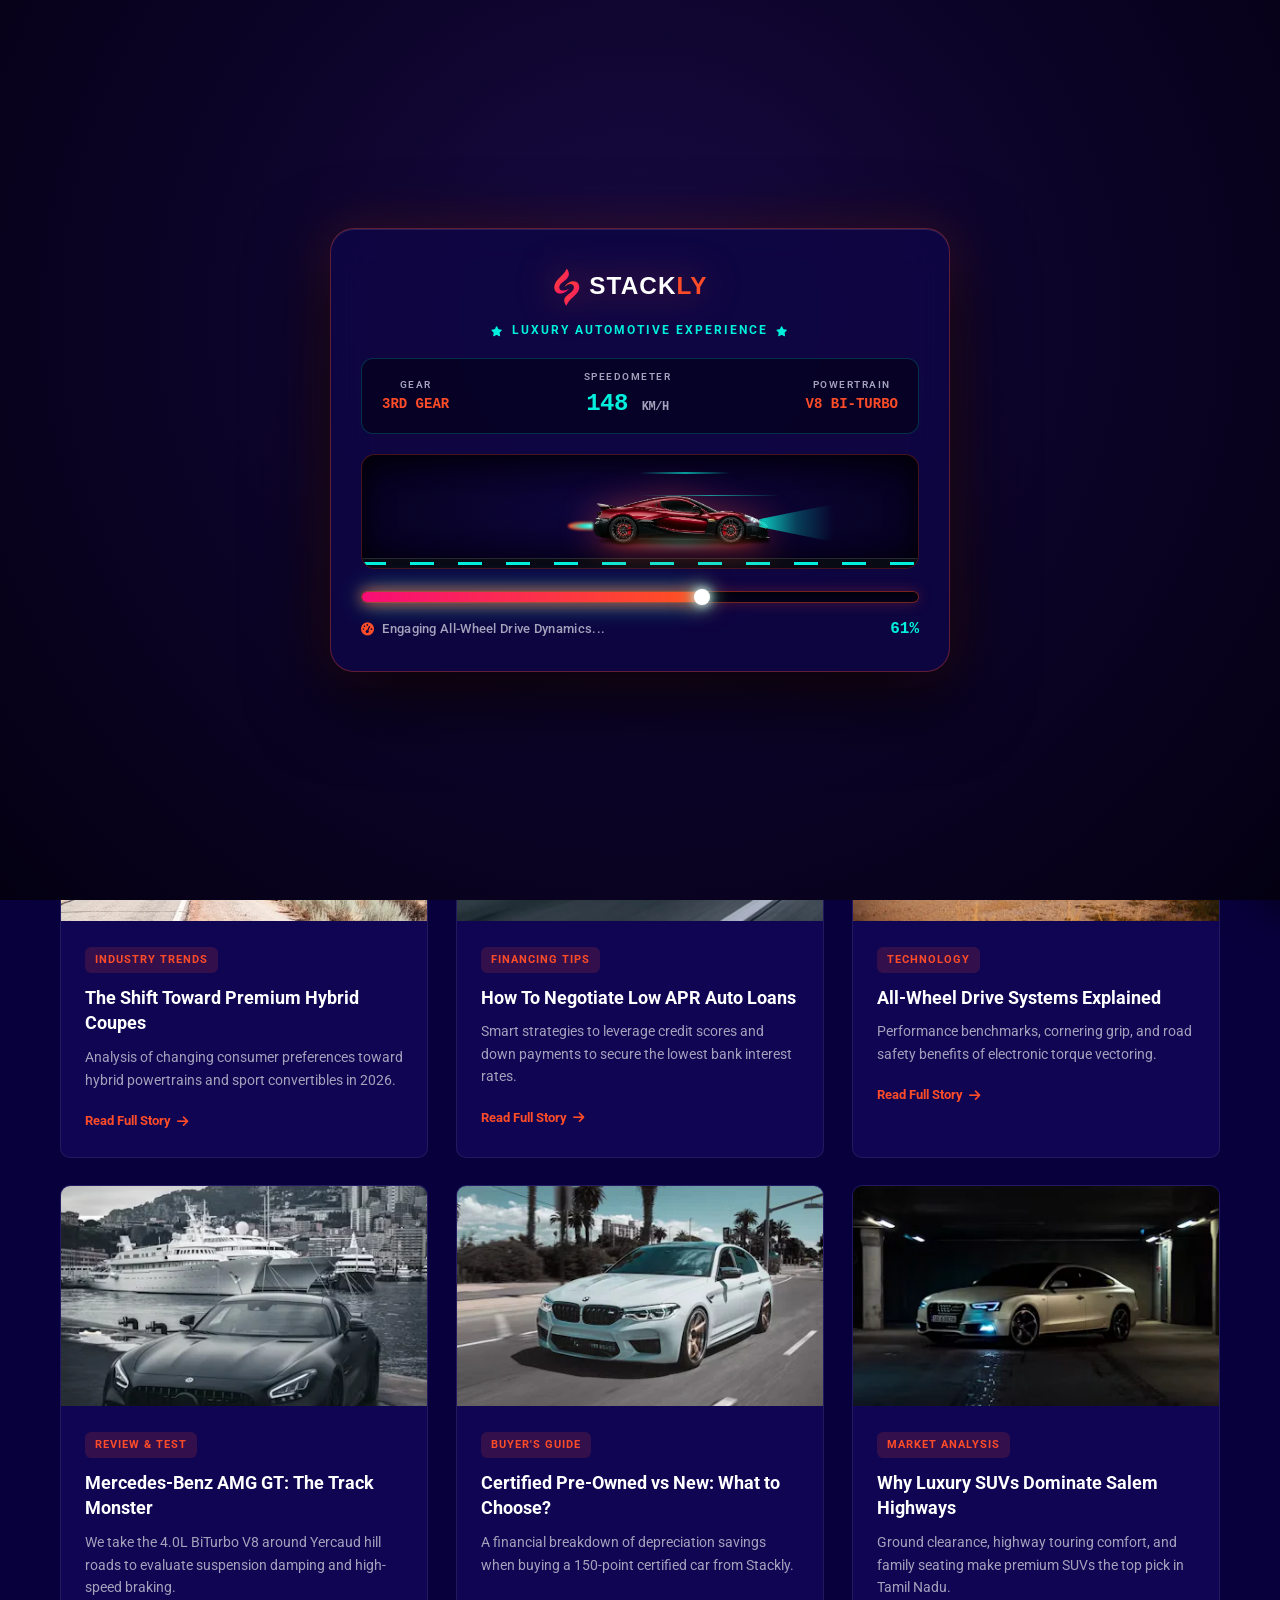
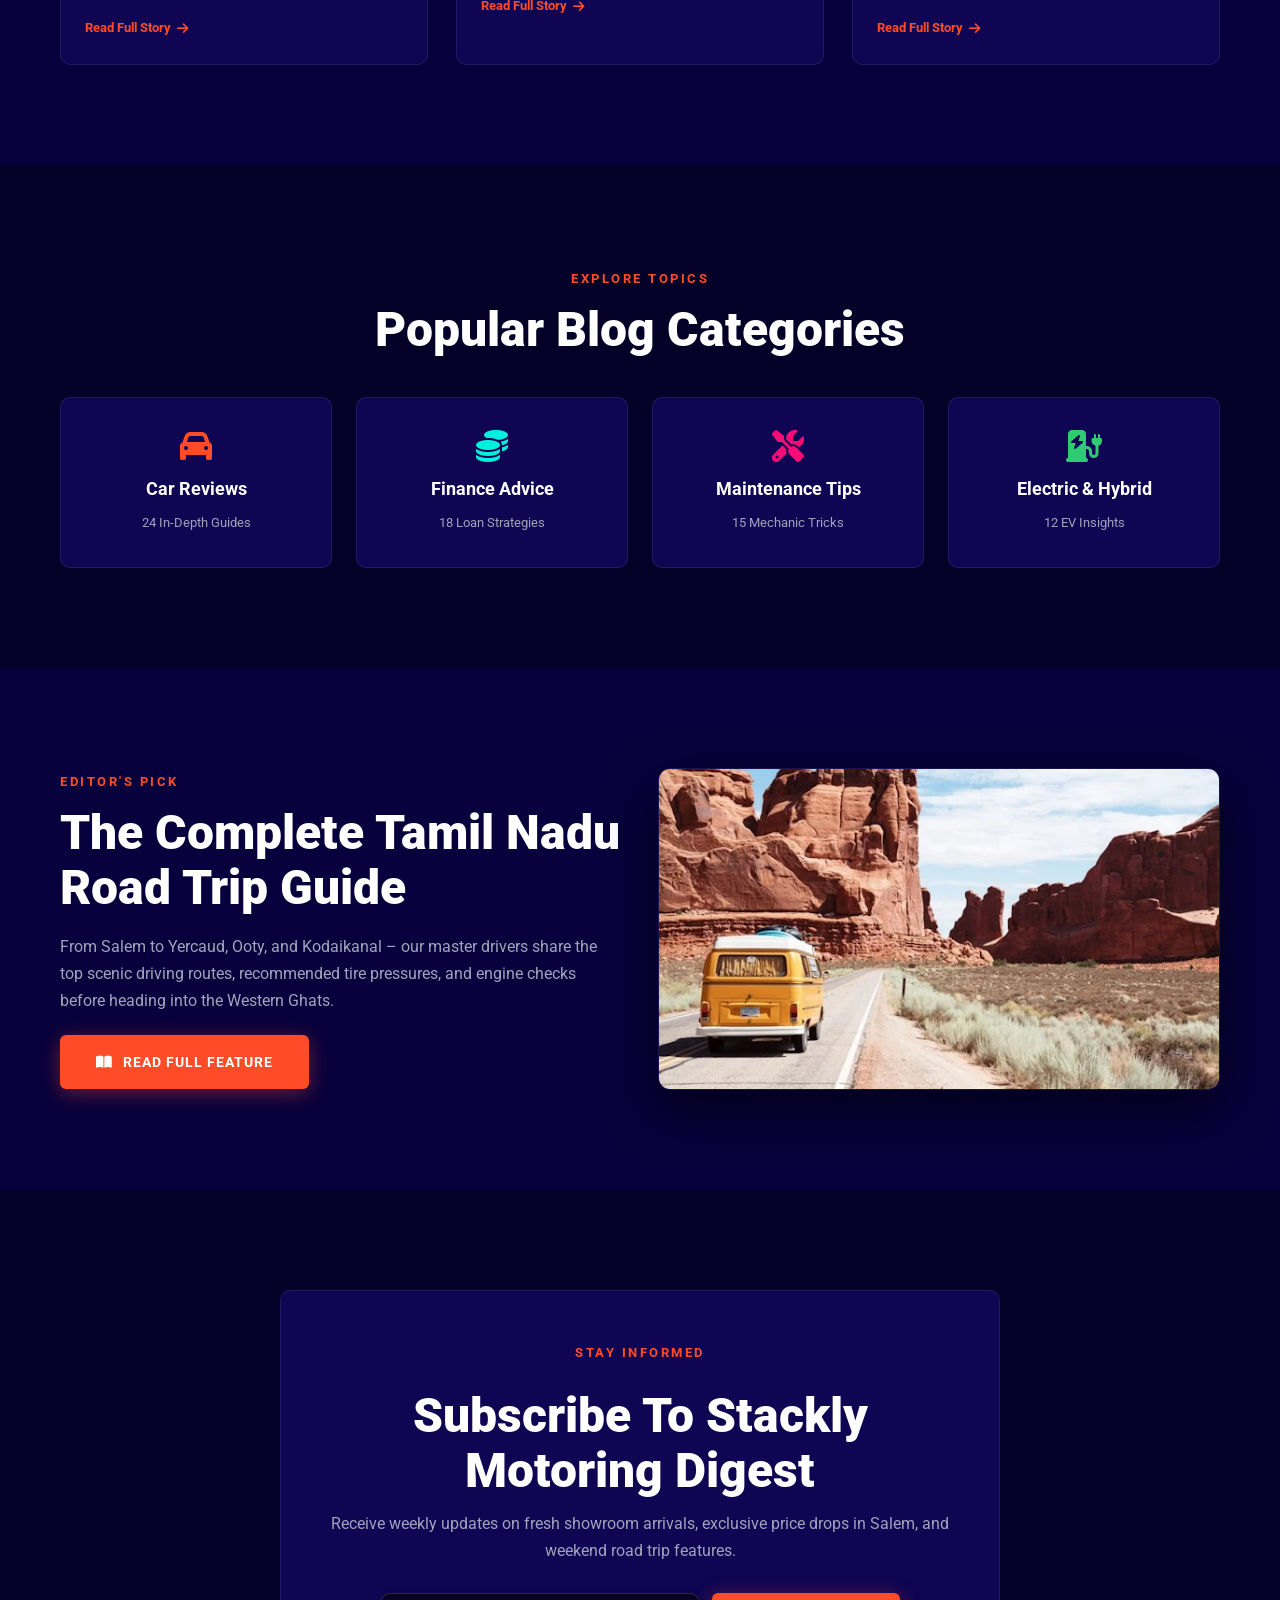
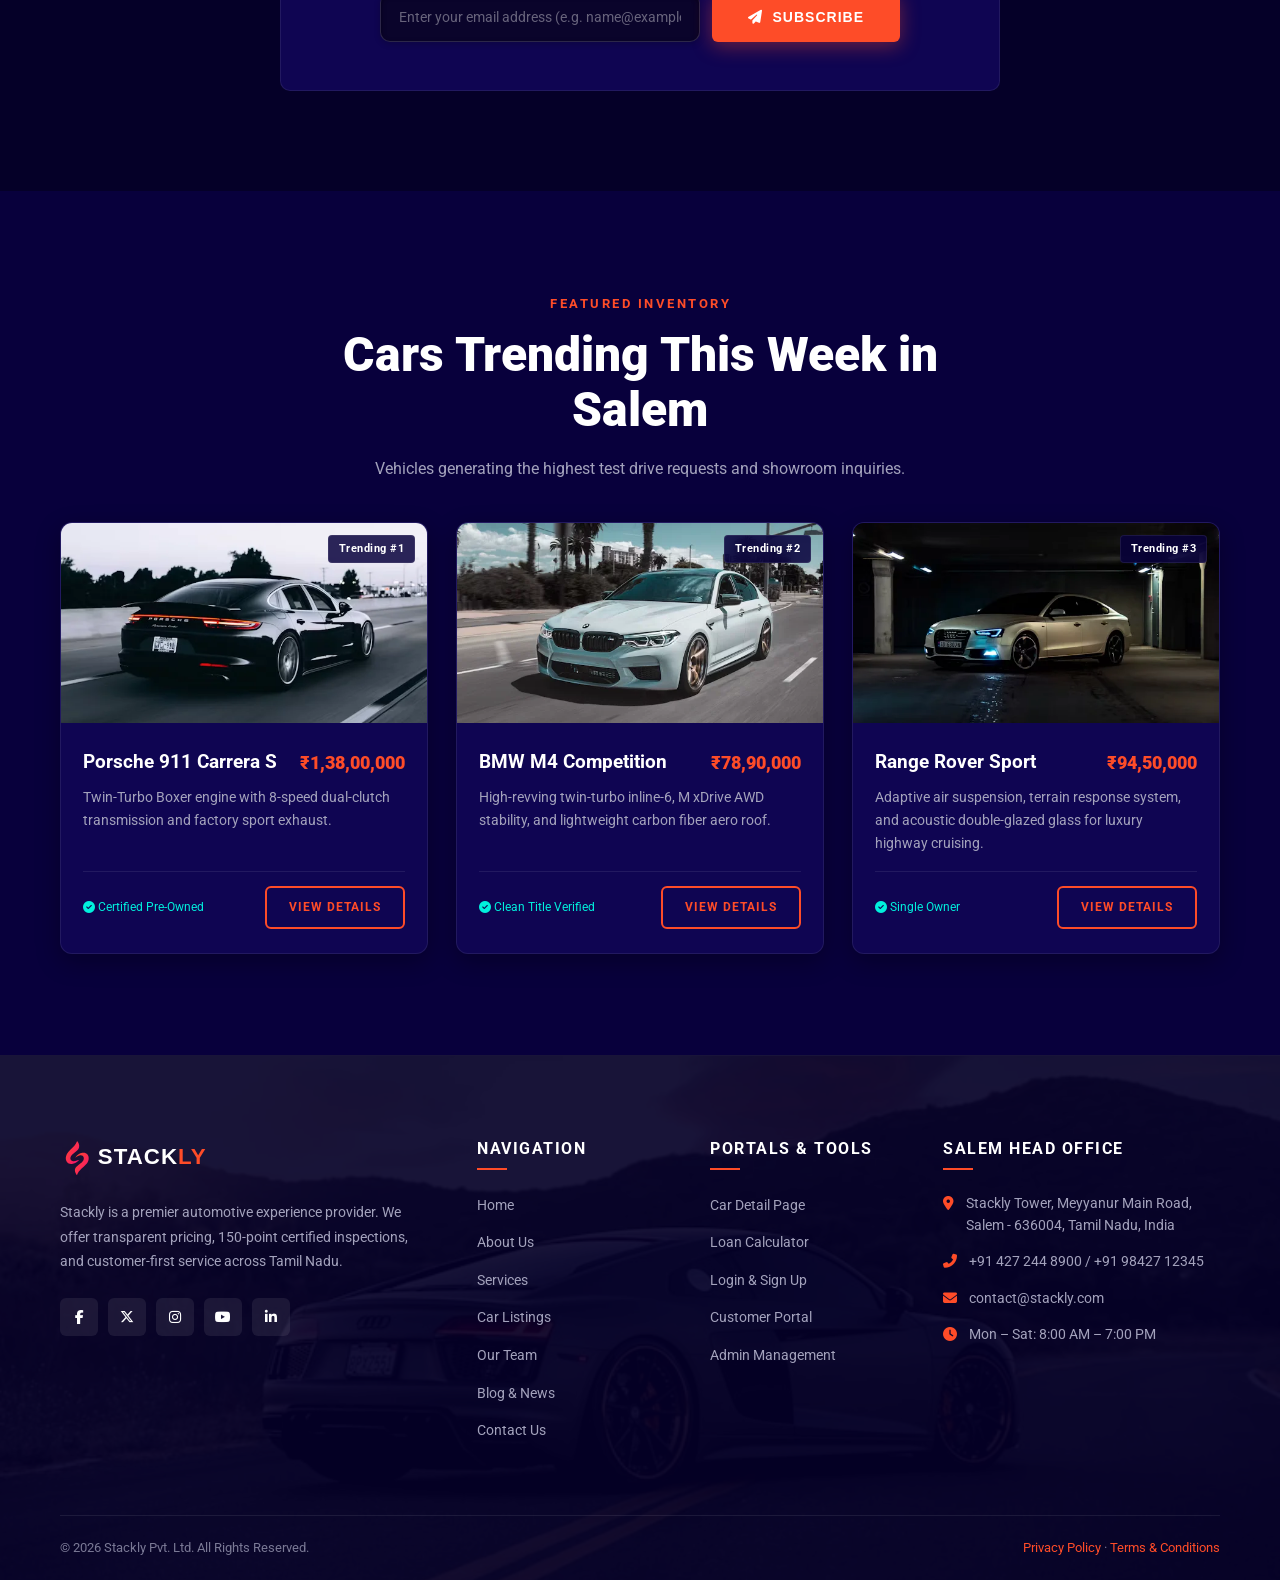
<file: blog.html>
<!DOCTYPE html>
<html lang="en">
<head>
  <meta charset="UTF-8"/>
  <meta name="viewport" content="width=device-width, initial-scale=1.0"/>
  <title>Blog &amp; News &ndash; Stackly</title>
  <link rel="stylesheet" href="https://cdnjs.cloudflare.com/ajax/libs/font-awesome/6.5.0/css/all.min.css"/>
  <link rel="stylesheet" href="style.css"/>
</head>
<body>

<!-- ==============================================================================
     STACKLY CINEMATIC 3-SECOND PHOTOREALISTIC SUPERCAR PRELOADER
     ============================================================================== -->
<div id="stacklyPreloader" class="stackly-preloader-overlay">
  <div class="preloader-cinematic-stage">
    <div class="preloader-top-brand">
      <img src="stackly-logo.svg" alt="Stackly" class="preloader-cinematic-logo"/>
      <div class="preloader-salem-badge"><i class="fas fa-star" style="color:var(--accent-cyan); font-size:10px;"></i> Luxury Automotive Experience <i class="fas fa-star" style="color:var(--accent-cyan); font-size:10px;"></i></div>
    </div>
    <div class="preloader-hud-display">
      <div class="hud-item">
        <span class="hud-label">GEAR</span>
        <span class="hud-value" id="hudGear">1ST GEAR</span>
      </div>
      <div class="hud-item hud-center">
        <span class="hud-label">SPEEDOMETER</span>
        <span class="hud-value-large"><span id="hudSpeed">0</span> <small>KM/H</small></span>
      </div>
      <div class="hud-item">
        <span class="hud-label">POWERTRAIN</span>
        <span class="hud-value" id="hudPower">V8 BI-TURBO</span>
      </div>
    </div>
    <div class="preloader-highway-stage" id="preloaderTrack">
      <div class="speed-streaks-layer">
        <span class="streak streak-1"></span>
        <span class="streak streak-2"></span>
        <span class="streak streak-3"></span>
        <span class="streak streak-4"></span>
      </div>
      <div class="preloader-supercar-wrapper" id="preloaderCar">
        <div class="supercar-headlight-cone"></div>
        <div class="supercar-underglow-neon"></div>
        <img src="assets/supercar-loader.webp" alt="Stackly Supercar" class="preloader-supercar-img"/>
        <div class="supercar-nitro-exhaust"><span class="nitro-flame"></span></div>
      </div>
      <div class="preloader-highway-road"><div class="highway-dashes"></div></div>
    </div>
    <div class="preloader-progress-console">
      <div class="progress-track-neon"><div class="progress-bar-neon" id="preloaderProgressBar"></div></div>
      <div class="progress-info-row">
        <span class="progress-status-msg" id="preloaderStatus"><i class="fas fa-tachometer-alt" style="color:var(--accent-pink);"></i> Igniting Twin-Turbo V8 Powertrain...</span>
        <span class="progress-percent-val" id="preloaderPercent">0%</span>
      </div>
    </div>
  </div>
</div>

<header id="site-header">
  <div class="header-inner">
    <a href="index.html" class="logo-link">
      <img src="stackly-logo.svg" alt="Stackly"/>
    </a>
    <ul class="nav-links">
      <li><a href="index.html" class="">Home</a></li>
      <li><a href="about.html" class="">About Us</a></li>
      <li><a href="service.html" class="">Service</a></li>
      <li class="has-dropdown">
        <a href="listing.html" class="">Listing Car</a>
        <ul class="dropdown-panel">
          <li><a href="detail.html"><i class="fas fa-car-side"></i> Car Detail Page</a></li>
          <li><a href="financing.html"><i class="fas fa-calculator"></i> Financing &amp; Loan</a></li>
        </ul>
      </li>
      <li><a href="team.html" class="">Team</a></li>
      <li><a href="blog.html" class="active">Blog</a></li>
      <li><a href="contact.html" class="">Contact</a></li>
    </ul>
    <div class="header-cta">
      <a href="login.html" id="authNavBtn" class="btn btn-outline btn-sm" style="border-color:var(--primary); color:var(--primary);"><i class="fas fa-sign-in-alt"></i> Login / Register</a>
      <a href="listing.html" class="btn btn-primary btn-sm">Inventory</a>
      <button class="mobile-toggle" id="mobileToggle" aria-label="Toggle Navigation"><i class="fas fa-bars"></i></button>
    </div>
  </div>
</header>

<div class="mobile-drawer-backdrop" id="mobileDrawerBackdrop"></div>
<div class="mobile-nav-drawer" id="mobileNavDrawer">
  <div class="mobile-drawer-header">
    <a href="index.html" class="drawer-logo">
      <img src="stackly-logo.svg" alt="Stackly" style="height:32px;"/>
    </a>
    <button class="drawer-close" id="drawerClose" aria-label="Close Menu">&times;</button>
  </div>

  <div class="mobile-drawer-body">
    <nav class="mobile-menu-list">
      <a href="index.html" class="mobile-menu-link"><i class="fas fa-home"></i> Home</a>
      <a href="about.html" class="mobile-menu-link"><i class="fas fa-info-circle"></i> About Us</a>
      <a href="service.html" class="mobile-menu-link"><i class="fas fa-cogs"></i> Services</a>
      <a href="listing.html" class="mobile-menu-link"><i class="fas fa-car"></i> Listing Car</a>
      <div class="mobile-submenu">
        <a href="detail.html" class="mobile-sublink"><i class="fas fa-angle-right"></i> Car Detail Page</a>
        <a href="financing.html" class="mobile-sublink"><i class="fas fa-angle-right"></i> Financing &amp; Loan</a>
      </div>
      <a href="team.html" class="mobile-menu-link"><i class="fas fa-users"></i> Team</a>
      <a href="blog.html" class="mobile-menu-link"><i class="fas fa-newspaper"></i> Blog</a>
      <a href="contact.html" class="mobile-menu-link"><i class="fas fa-envelope"></i> Contact</a>
    </nav>

    <div class="mobile-drawer-actions">
      <a href="login.html" class="btn btn-outline btn-sm mobile-action-btn" style="border-color:var(--primary); color:var(--primary); width:100%; justify-content:center;">
        <i class="fas fa-user-circle"></i> Login / Register
      </a>
      <a href="listing.html" class="btn btn-primary btn-sm mobile-action-btn" style="width:100%; justify-content:center;">
        <i class="fas fa-warehouse"></i> Browse Inventory
      </a>
    </div>

    <div class="mobile-drawer-contact">
      <div class="drawer-contact-item">
        <i class="fas fa-phone-alt"></i>
        <div>
          <small style="display:block; color:var(--text-muted); font-size:11px;">Helpline</small>
          <strong style="color:#fff; font-size:13px;">+91 98427 12345</strong>
        </div>
      </div>
      <div class="drawer-contact-item">
        <i class="fas fa-map-marker-alt"></i>
        <div>
          <small style="display:block; color:var(--text-muted); font-size:11px;">Showroom</small>
          <span style="color:#fff; font-size:13px;">Meyyanur Main Rd, Salem</span>
        </div>
      </div>
    </div>

    <div class="mobile-drawer-social">
      <a href="https://facebook.com" target="_blank" rel="noopener noreferrer" aria-label="Facebook"><i class="fab fa-facebook-f"></i></a>
      <a href="https://x.com" target="_blank" rel="noopener noreferrer" aria-label="X"><i class="fab fa-x-twitter"></i></a>
      <a href="https://instagram.com" target="_blank" rel="noopener noreferrer" aria-label="Instagram"><i class="fab fa-instagram"></i></a>
      <a href="https://youtube.com" target="_blank" rel="noopener noreferrer" aria-label="YouTube"><i class="fab fa-youtube"></i></a>
      <a href="https://linkedin.com" target="_blank" rel="noopener noreferrer" aria-label="LinkedIn"><i class="fab fa-linkedin-in"></i></a>
    </div>
  </div>
</div>

<div class="page-hero-banner">
  <div class="container banner-content">
    <h1 class="section-title">Blog &amp; News</h1>
    <div class="breadcrumbs">
      <a href="index.html">Home</a>
      <span>/</span>
      <span>Blog</span>
    </div>
  </div>
</div>

<!-- SECTION 1: FEATURED RECENT ARTICLES (EXPANDED TO 6) -->
<section class="section-pad">
  <div class="container">
    <div style="text-align: center; max-width: 600px; margin: 0 auto 50px;" class="reveal-on-scroll">
      <span class="badge-tag">Editorial Insights</span>
      <h2 class="section-title">Latest Automotive Stories &amp; Guides</h2>
      <p class="section-desc">Stay updated on trending models, car financing strategies, and vehicle care tips in Tamil Nadu.</p>
    </div>

    <div class="news-cards-grid">
      <div class="news-tile reveal-on-scroll stagger-1">
        <div class="news-tile-thumb">
          <img src="assets/driving-into-the-sunset-300x200-59451.webp" alt="News 1"/>
        </div>
        <div class="news-tile-body">
          <span class="news-cat-badge">Industry Trends</span>
          <h3 class="news-title-h3"><a href="single-post.html">The Shift Toward Premium Hybrid Coupes</a></h3>
          <p class="news-desc-p">Analysis of changing consumer preferences toward hybrid powertrains and sport convertibles in 2026.</p>
          <a href="single-post.html" class="read-more-link">Read Full Story <i class="fas fa-arrow-right"></i></a>
        </div>
      </div>

      <div class="news-tile reveal-on-scroll stagger-2">
        <div class="news-tile-thumb">
          <img src="assets/test-drive-in-new-car-300x200-d8abf.webp" alt="News 2"/>
        </div>
        <div class="news-tile-body">
          <span class="news-cat-badge">Financing Tips</span>
          <h3 class="news-title-h3"><a href="single-post.html">How To Negotiate Low APR Auto Loans</a></h3>
          <p class="news-desc-p">Smart strategies to leverage credit scores and down payments to secure the lowest bank interest rates.</p>
          <a href="single-post.html" class="read-more-link">Read Full Story <i class="fas fa-arrow-right"></i></a>
        </div>
      </div>

      <div class="news-tile reveal-on-scroll stagger-3">
        <div class="news-tile-thumb">
          <img src="assets/new-cars-production-and-sales-300x200-a8740.webp" alt="News 3"/>
        </div>
        <div class="news-tile-body">
          <span class="news-cat-badge">Technology</span>
          <h3 class="news-title-h3"><a href="single-post.html">All-Wheel Drive Systems Explained</a></h3>
          <p class="news-desc-p">Performance benchmarks, cornering grip, and road safety benefits of electronic torque vectoring.</p>
          <a href="single-post.html" class="read-more-link">Read Full Story <i class="fas fa-arrow-right"></i></a>
        </div>
      </div>

      <div class="news-tile reveal-on-scroll stagger-1">
        <div class="news-tile-thumb">
          <img src="assets/photo-1617814076367-b759c7d7e738-ebdd4.webp" alt="AMG Story"/>
        </div>
        <div class="news-tile-body">
          <span class="news-cat-badge">Review &amp; Test</span>
          <h3 class="news-title-h3"><a href="single-post.html">Mercedes-Benz AMG GT: The Track Monster</a></h3>
          <p class="news-desc-p">We take the 4.0L BiTurbo V8 around Yercaud hill roads to evaluate suspension damping and high-speed braking.</p>
          <a href="single-post.html" class="read-more-link">Read Full Story <i class="fas fa-arrow-right"></i></a>
        </div>
      </div>

      <div class="news-tile reveal-on-scroll stagger-2">
        <div class="news-tile-thumb">
          <img src="assets/photo-1555215695-3004980ad54e-e5075.webp" alt="BMW M4 Story"/>
        </div>
        <div class="news-tile-body">
          <span class="news-cat-badge">Buyer's Guide</span>
          <h3 class="news-title-h3"><a href="single-post.html">Certified Pre-Owned vs New: What to Choose?</a></h3>
          <p class="news-desc-p">A financial breakdown of depreciation savings when buying a 150-point certified car from Stackly.</p>
          <a href="single-post.html" class="read-more-link">Read Full Story <i class="fas fa-arrow-right"></i></a>
        </div>
      </div>

      <div class="news-tile reveal-on-scroll stagger-3">
        <div class="news-tile-thumb">
          <img src="assets/photo-1542282088-72c9c27ed0cd-6d059.webp" alt="SUV Trends"/>
        </div>
        <div class="news-tile-body">
          <span class="news-cat-badge">Market Analysis</span>
          <h3 class="news-title-h3"><a href="single-post.html">Why Luxury SUVs Dominate Salem Highways</a></h3>
          <p class="news-desc-p">Ground clearance, highway touring comfort, and family seating make premium SUVs the top pick in Tamil Nadu.</p>
          <a href="single-post.html" class="read-more-link">Read Full Story <i class="fas fa-arrow-right"></i></a>
        </div>
      </div>
    </div>
  </div>
</section>

<!-- SECTION 2: TOP CATEGORIES FILTER -->
<section class="section-pad" style="background: var(--bg-darker);">
  <div class="container">
    <div style="text-align: center; margin-bottom: 40px;" class="reveal-on-scroll">
      <span class="badge-tag">Explore Topics</span>
      <h2 class="section-title">Popular Blog Categories</h2>
    </div>
    <div class="features-grid-4">
      <div class="feature-box-glass reveal-on-scroll stagger-1" style="text-align:center;">
        <i class="fas fa-car" style="font-size:32px; color:var(--primary); margin-bottom:12px;"></i>
        <h4 style="font-size:1.15rem; margin-bottom:6px;">Car Reviews</h4>
        <span style="font-size:13px; color:var(--text-muted);">24 In-Depth Guides</span>
      </div>
      <div class="feature-box-glass reveal-on-scroll stagger-2" style="text-align:center;">
        <i class="fas fa-coins" style="font-size:32px; color:var(--accent-cyan); margin-bottom:12px;"></i>
        <h4 style="font-size:1.15rem; margin-bottom:6px;">Finance Advice</h4>
        <span style="font-size:13px; color:var(--text-muted);">18 Loan Strategies</span>
      </div>
      <div class="feature-box-glass reveal-on-scroll stagger-3" style="text-align:center;">
        <i class="fas fa-tools" style="font-size:32px; color:var(--accent-pink); margin-bottom:12px;"></i>
        <h4 style="font-size:1.15rem; margin-bottom:6px;">Maintenance Tips</h4>
        <span style="font-size:13px; color:var(--text-muted);">15 Mechanic Tricks</span>
      </div>
      <div class="feature-box-glass reveal-on-scroll stagger-4" style="text-align:center;">
        <i class="fas fa-charging-station" style="font-size:32px; color:#2ecc71; margin-bottom:12px;"></i>
        <h4 style="font-size:1.15rem; margin-bottom:6px;">Electric &amp; Hybrid</h4>
        <span style="font-size:13px; color:var(--text-muted);">12 EV Insights</span>
      </div>
    </div>
  </div>
</section>

<!-- SECTION 3: EDITORIAL SPOTLIGHT -->
<section class="section-pad">
  <div class="container">
    <div class="features-grid-2">
      <div class="reveal-left">
        <span class="badge-tag">Editor's Pick</span>
        <h2 class="section-title">The Complete Tamil Nadu Road Trip Guide</h2>
        <p class="section-desc">From Salem to Yercaud, Ooty, and Kodaikanal &ndash; our master drivers share the top scenic driving routes, recommended tire pressures, and engine checks before heading into the Western Ghats.</p>
        <a href="single-post.html" class="btn btn-primary" style="margin-top:20px;"><i class="fas fa-book-open"></i> Read Full Feature</a>
      </div>
      <div class="reveal-right">
        <div class="video-showcase-box">
          <img src="assets/driving-into-the-sunset-300x200-59451.webp" alt="Road Trip Guide" style="height:320px;"/>
        </div>
      </div>
    </div>
  </div>
</section>

<!-- SECTION 4: NEWSLETTER SIGNUP -->
<section class="section-pad" style="background: var(--bg-darker);">
  <div class="container" style="max-width:760px; text-align:center;">
    <div class="feature-box-glass reveal-on-scroll" style="padding:48px 36px;">
      <span class="badge-tag">Stay Informed</span>
      <h2 class="section-title" style="margin:12px 0;">Subscribe To Stackly Motoring Digest</h2>
      <p class="section-desc" style="margin-bottom:28px;">Receive weekly updates on fresh showroom arrivals, exclusive price drops in Salem, and weekend road trip features.</p>
      <form onsubmit="handleNewsletterSubmit(event)" style="display:flex; gap:12px; max-width:520px; margin:0 auto; flex-wrap:wrap;">
        <input type="email" id="newsEmailInput" placeholder="Enter your email address (e.g. name@example.com)" class="form-input" style="flex:1; min-width:240px;" required/>
        <button type="submit" class="btn btn-primary"><i class="fas fa-paper-plane"></i> Subscribe</button>
      </form>
    </div>
  </div>
</section>

<!-- SECTION 5: POPULAR SHOWROOM PICKS (CARD VIEW) -->
<section class="section-pad">
  <div class="container">
    <div style="text-align:center; max-width:650px; margin:0 auto 40px;" class="reveal-on-scroll">
      <span class="badge-tag">Featured Inventory</span>
      <h2 class="section-title">Cars Trending This Week in Salem</h2>
      <p class="section-desc">Vehicles generating the highest test drive requests and showroom inquiries.</p>
    </div>
    <div class="features-grid-3">
      <div class="premium-card reveal-on-scroll stagger-1">
        <div class="card-thumb-wrap">
          <img src="assets/photo-1503376780353-7e6692767b70-bd819.webp" alt="Porsche 911" class="premium-card-img"/>
          <span class="card-thumb-badge">Trending #1</span>
        </div>
        <div class="premium-card-body">
          <div style="display:flex; justify-content:space-between; align-items:center; margin-bottom:8px;">
            <h4 class="premium-card-title" style="margin:0;">Porsche 911 Carrera S</h4>
            <span style="font-size:1.15rem; font-weight:900; color:var(--primary);">₹1,38,00,000</span>
          </div>
          <p class="premium-card-desc">Twin-Turbo Boxer engine with 8-speed dual-clutch transmission and factory sport exhaust.</p>
          <div style="display:flex; justify-content:space-between; align-items:center; border-top:1px solid var(--border-light); padding-top:14px;">
            <span style="font-size:12px; color:var(--accent-cyan);"><i class="fas fa-check-circle"></i> Certified Pre-Owned</span>
            <a href="detail.html" class="btn btn-outline-primary btn-sm">View Details</a>
          </div>
        </div>
      </div>

      <div class="premium-card reveal-on-scroll stagger-2">
        <div class="card-thumb-wrap">
          <img src="assets/photo-1555215695-3004980ad54e-b8d80.webp" alt="BMW M4" class="premium-card-img"/>
          <span class="card-thumb-badge">Trending #2</span>
        </div>
        <div class="premium-card-body">
          <div style="display:flex; justify-content:space-between; align-items:center; margin-bottom:8px;">
            <h4 class="premium-card-title" style="margin:0;">BMW M4 Competition</h4>
            <span style="font-size:1.15rem; font-weight:900; color:var(--primary);">₹78,90,000</span>
          </div>
          <p class="premium-card-desc">High-revving twin-turbo inline-6, M xDrive AWD stability, and lightweight carbon fiber aero roof.</p>
          <div style="display:flex; justify-content:space-between; align-items:center; border-top:1px solid var(--border-light); padding-top:14px;">
            <span style="font-size:12px; color:var(--accent-cyan);"><i class="fas fa-check-circle"></i> Clean Title Verified</span>
            <a href="detail.html" class="btn btn-outline-primary btn-sm">View Details</a>
          </div>
        </div>
      </div>

      <div class="premium-card reveal-on-scroll stagger-3">
        <div class="card-thumb-wrap">
          <img src="assets/photo-1542282088-72c9c27ed0cd-07450.webp" alt="Range Rover Sport" class="premium-card-img"/>
          <span class="card-thumb-badge">Trending #3</span>
        </div>
        <div class="premium-card-body">
          <div style="display:flex; justify-content:space-between; align-items:center; margin-bottom:8px;">
            <h4 class="premium-card-title" style="margin:0;">Range Rover Sport</h4>
            <span style="font-size:1.15rem; font-weight:900; color:var(--primary);">₹94,50,000</span>
          </div>
          <p class="premium-card-desc">Adaptive air suspension, terrain response system, and acoustic double-glazed glass for luxury highway cruising.</p>
          <div style="display:flex; justify-content:space-between; align-items:center; border-top:1px solid var(--border-light); padding-top:14px;">
            <span style="font-size:12px; color:var(--accent-cyan);"><i class="fas fa-check-circle"></i> Single Owner</span>
            <a href="detail.html" class="btn btn-outline-primary btn-sm">View Details</a>
          </div>
        </div>
      </div>
    </div>
  </div>
</section>

<footer id="site-footer">
  <div class="container footer-content-wrap">
    <div class="footer-columns-grid">
      <div>
        <div class="footer-logo">
          <img src="stackly-logo.svg" alt="Stackly"/>
        </div>
        <p class="footer-about-text">Stackly is a premier automotive experience provider. We offer transparent pricing, 150-point certified inspections, and customer-first service across Tamil Nadu.</p>
        <div class="footer-social-icons">
          <a href="https://facebook.com" target="_blank" rel="noopener noreferrer" aria-label="Facebook"><i class="fab fa-facebook-f"></i></a>
          <a href="https://x.com" target="_blank" rel="noopener noreferrer" aria-label="X"><i class="fab fa-x-twitter"></i></a>
          <a href="https://instagram.com" target="_blank" rel="noopener noreferrer" aria-label="Instagram"><i class="fab fa-instagram"></i></a>
          <a href="https://youtube.com" target="_blank" rel="noopener noreferrer" aria-label="YouTube"><i class="fab fa-youtube"></i></a>
          <a href="https://linkedin.com" target="_blank" rel="noopener noreferrer" aria-label="LinkedIn"><i class="fab fa-linkedin-in"></i></a>
        </div>
      </div>
      <div>
        <h4 class="footer-col-header">Navigation</h4>
        <ul class="footer-nav-links">
          <li><a href="index.html">Home</a></li>
          <li><a href="about.html">About Us</a></li>
          <li><a href="service.html">Services</a></li>
          <li><a href="listing.html">Car Listings</a></li>
          <li><a href="team.html">Our Team</a></li>
          <li><a href="blog.html">Blog &amp; News</a></li>
          <li><a href="contact.html">Contact Us</a></li>
        </ul>
      </div>
      <div>
        <h4 class="footer-col-header">Portals &amp; Tools</h4>
        <ul class="footer-nav-links">
          <li><a href="detail.html">Car Detail Page</a></li>
          <li><a href="financing.html">Loan Calculator</a></li>
          <li><a href="login.html">Login &amp; Sign Up</a></li>
          <li><a href="customer-dashboard.html">Customer Portal</a></li>
          <li><a href="admin-dashboard.html">Admin Management</a></li>
        </ul>
      </div>
      <div>
        <h4 class="footer-col-header">Salem Head Office</h4>
        <ul class="footer-contact-items">
          <li><i class="fas fa-map-marker-alt"></i><span>Stackly Tower, Meyyanur Main Road, Salem - 636004, Tamil Nadu, India</span></li>
          <li><i class="fas fa-phone-alt"></i><span>+91 427 244 8900 / +91 98427 12345</span></li>
          <li><i class="fas fa-envelope"></i><span>contact@stackly.com</span></li>
          <li><i class="fas fa-clock"></i><span>Mon &ndash; Sat: 8:00 AM &ndash; 7:00 PM</span></li>
        </ul>
      </div>
    </div>
    <div class="footer-copyright-bar">
      <span>&copy; 2026 Stackly Pvt. Ltd. All Rights Reserved.</span>
      <span><a href="#">Privacy Policy</a> &middot; <a href="#">Terms &amp; Conditions</a></span>
    </div>
  </div>
</footer>

<button id="scrollTopBtn" aria-label="Scroll to top"><i class="fas fa-arrow-up"></i></button>

<div id="videoModalWrapper">
  <div class="video-modal-inner">
    <button class="video-close-trigger" id="videoCloseTrigger">&times; Close</button>
    <iframe id="videoFrame" width="100%" height="100%" src="about:blank" frameborder="0" allow="autoplay; encrypted-media" allowfullscreen style="border-radius:10px;"></iframe>
  </div>
</div>
<script src="script.js"></script>
</body>
</html>
</file>
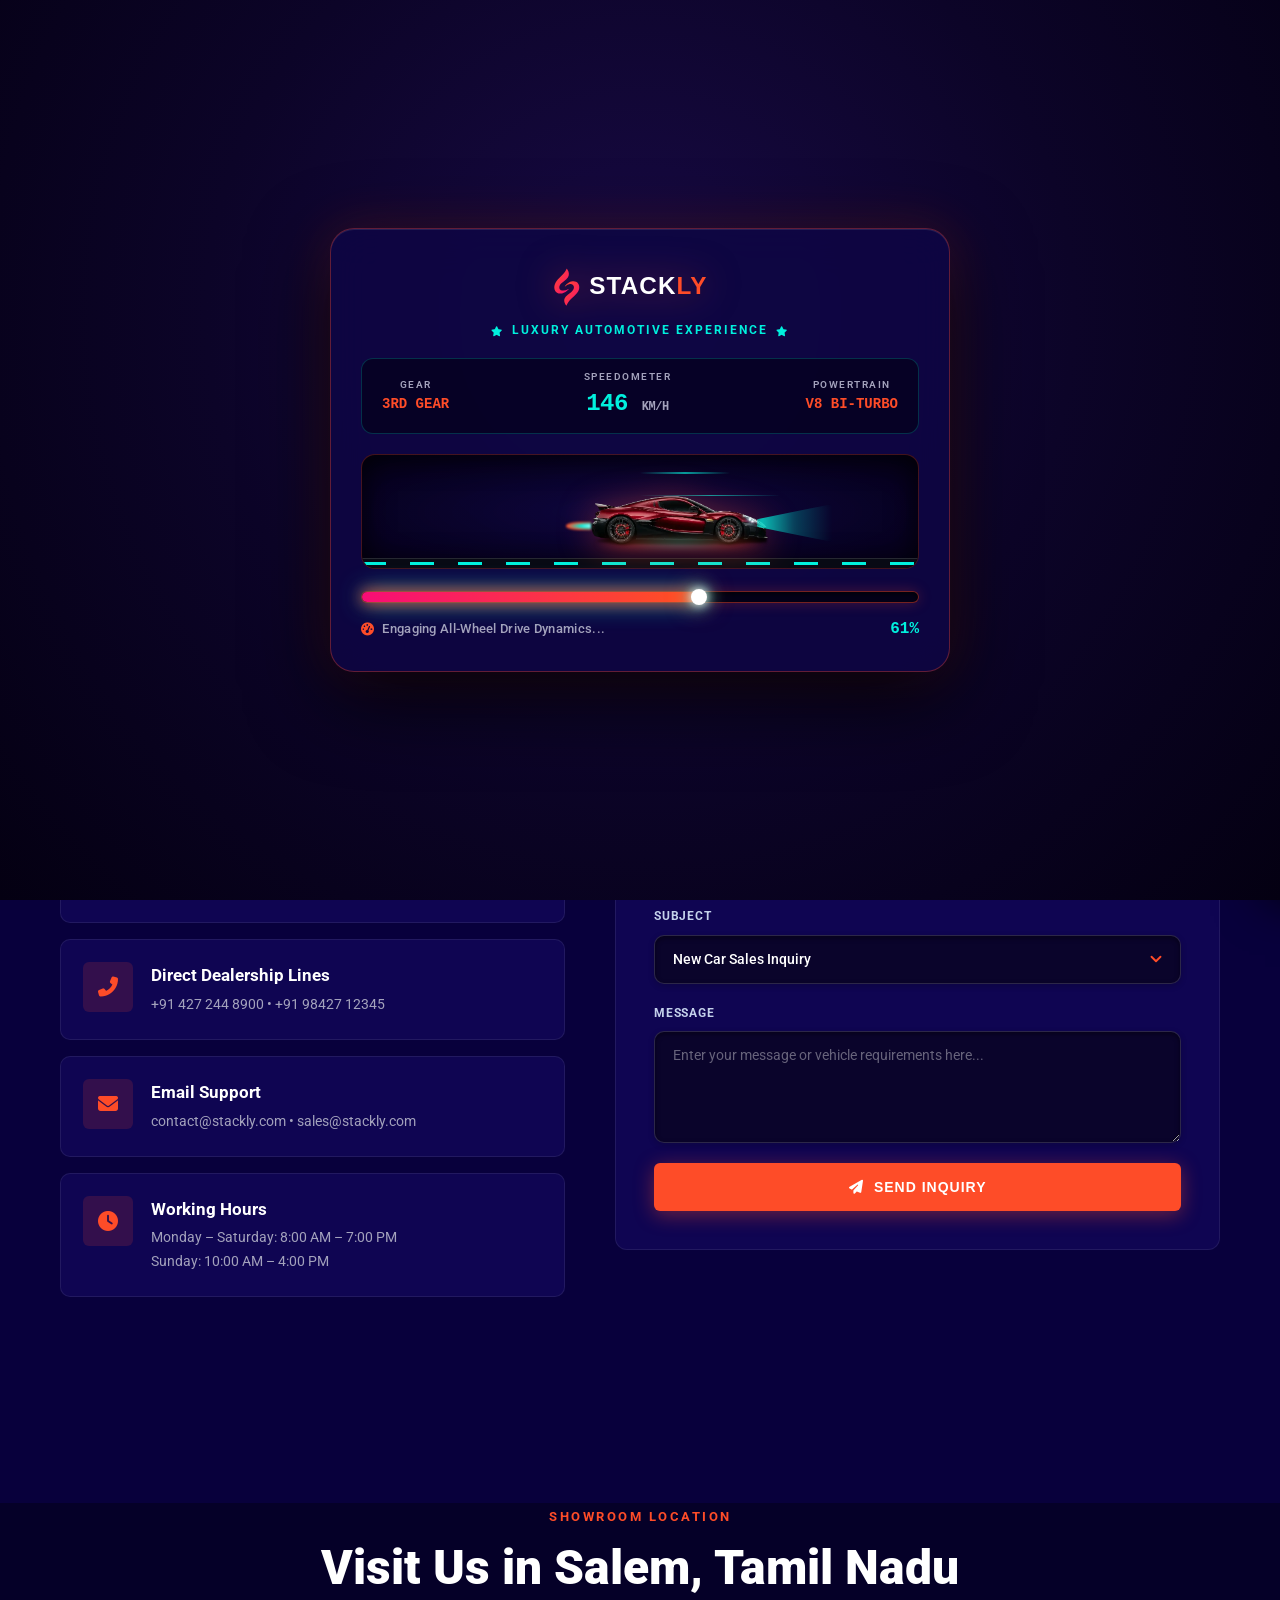
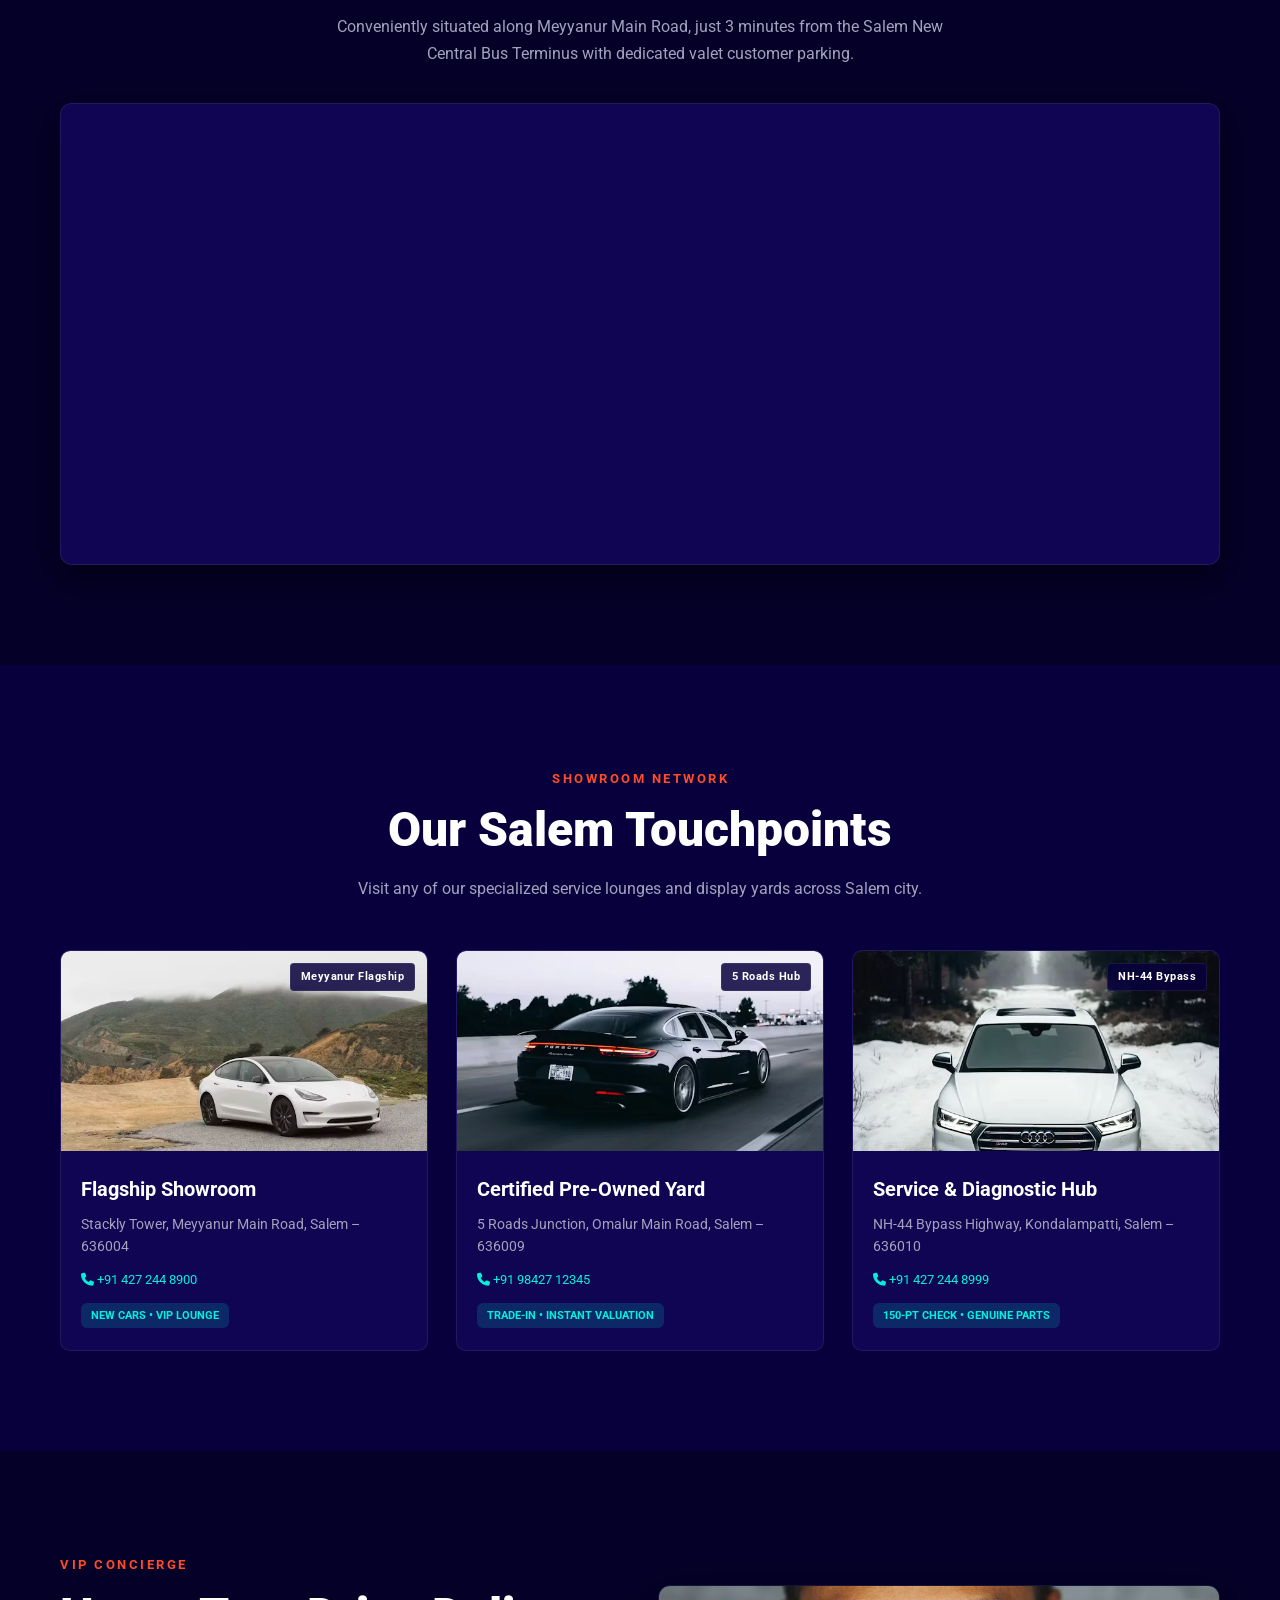
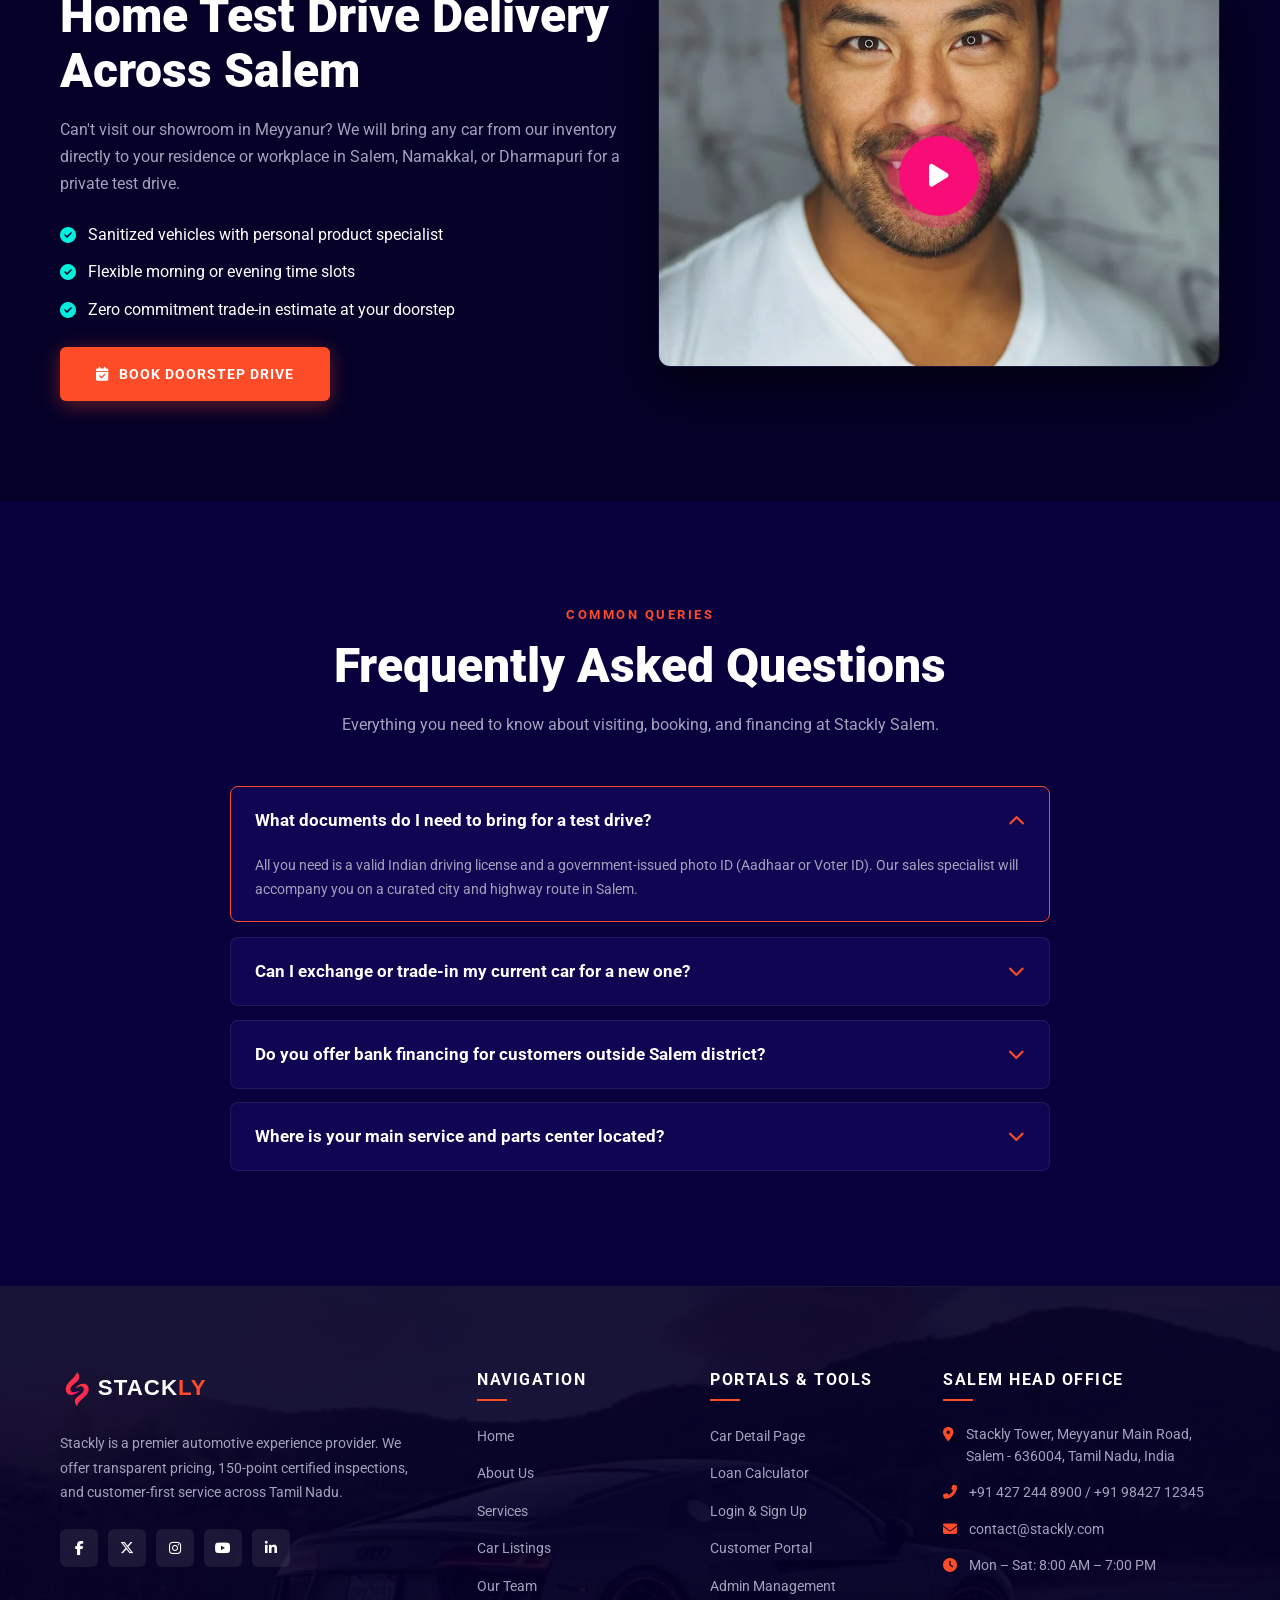
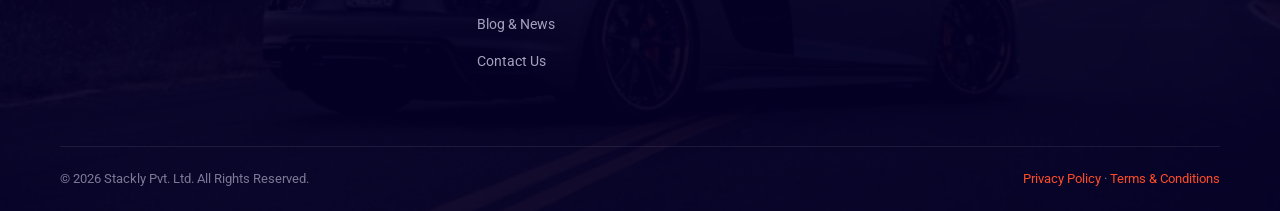
<file: contact.html>
<!DOCTYPE html>
<html lang="en">
<head>
  <meta charset="UTF-8"/>
  <meta name="viewport" content="width=device-width, initial-scale=1.0"/>
  <title>Contact Us &ndash; Stackly</title>
  <link rel="stylesheet" href="https://cdnjs.cloudflare.com/ajax/libs/font-awesome/6.5.0/css/all.min.css"/>
  <link rel="stylesheet" href="style.css"/>
</head>
<body>

<!-- ==============================================================================
     STACKLY CINEMATIC 3-SECOND PHOTOREALISTIC SUPERCAR PRELOADER
     ============================================================================== -->
<div id="stacklyPreloader" class="stackly-preloader-overlay">
  <div class="preloader-cinematic-stage">
    <div class="preloader-top-brand">
      <img src="stackly-logo.svg" alt="Stackly" class="preloader-cinematic-logo"/>
      <div class="preloader-salem-badge"><i class="fas fa-star" style="color:var(--accent-cyan); font-size:10px;"></i> Luxury Automotive Experience <i class="fas fa-star" style="color:var(--accent-cyan); font-size:10px;"></i></div>
    </div>
    <div class="preloader-hud-display">
      <div class="hud-item">
        <span class="hud-label">GEAR</span>
        <span class="hud-value" id="hudGear">1ST GEAR</span>
      </div>
      <div class="hud-item hud-center">
        <span class="hud-label">SPEEDOMETER</span>
        <span class="hud-value-large"><span id="hudSpeed">0</span> <small>KM/H</small></span>
      </div>
      <div class="hud-item">
        <span class="hud-label">POWERTRAIN</span>
        <span class="hud-value" id="hudPower">V8 BI-TURBO</span>
      </div>
    </div>
    <div class="preloader-highway-stage" id="preloaderTrack">
      <div class="speed-streaks-layer">
        <span class="streak streak-1"></span>
        <span class="streak streak-2"></span>
        <span class="streak streak-3"></span>
        <span class="streak streak-4"></span>
      </div>
      <div class="preloader-supercar-wrapper" id="preloaderCar">
        <div class="supercar-headlight-cone"></div>
        <div class="supercar-underglow-neon"></div>
        <img src="assets/supercar-loader.webp" alt="Stackly Supercar" class="preloader-supercar-img"/>
        <div class="supercar-nitro-exhaust"><span class="nitro-flame"></span></div>
      </div>
      <div class="preloader-highway-road"><div class="highway-dashes"></div></div>
    </div>
    <div class="preloader-progress-console">
      <div class="progress-track-neon"><div class="progress-bar-neon" id="preloaderProgressBar"></div></div>
      <div class="progress-info-row">
        <span class="progress-status-msg" id="preloaderStatus"><i class="fas fa-tachometer-alt" style="color:var(--accent-pink);"></i> Igniting Twin-Turbo V8 Powertrain...</span>
        <span class="progress-percent-val" id="preloaderPercent">0%</span>
      </div>
    </div>
  </div>
</div>

<header id="site-header">
  <div class="header-inner">
    <a href="index.html" class="logo-link">
      <img src="stackly-logo.svg" alt="Stackly"/>
    </a>
    <ul class="nav-links">
      <li><a href="index.html" class="">Home</a></li>
      <li><a href="about.html" class="">About Us</a></li>
      <li><a href="service.html" class="">Service</a></li>
      <li class="has-dropdown">
        <a href="listing.html" class="">Listing Car</a>
        <ul class="dropdown-panel">
          <li><a href="detail.html"><i class="fas fa-car-side"></i> Car Detail Page</a></li>
          <li><a href="financing.html"><i class="fas fa-calculator"></i> Financing &amp; Loan</a></li>
        </ul>
      </li>
      <li><a href="team.html" class="">Team</a></li>
      <li><a href="blog.html" class="">Blog</a></li>
      <li><a href="contact.html" class="active">Contact</a></li>
    </ul>
    <div class="header-cta">
      <a href="login.html" id="authNavBtn" class="btn btn-outline btn-sm" style="border-color:var(--primary); color:var(--primary);"><i class="fas fa-sign-in-alt"></i> Login / Register</a>
      <a href="listing.html" class="btn btn-primary btn-sm">Inventory</a>
      <button class="mobile-toggle" id="mobileToggle" aria-label="Toggle Navigation"><i class="fas fa-bars"></i></button>
    </div>
  </div>
</header>

<div class="mobile-drawer-backdrop" id="mobileDrawerBackdrop"></div>
<div class="mobile-nav-drawer" id="mobileNavDrawer">
  <div class="mobile-drawer-header">
    <a href="index.html" class="drawer-logo">
      <img src="stackly-logo.svg" alt="Stackly" style="height:32px;"/>
    </a>
    <button class="drawer-close" id="drawerClose" aria-label="Close Menu">&times;</button>
  </div>

  <div class="mobile-drawer-body">
    <nav class="mobile-menu-list">
      <a href="index.html" class="mobile-menu-link"><i class="fas fa-home"></i> Home</a>
      <a href="about.html" class="mobile-menu-link"><i class="fas fa-info-circle"></i> About Us</a>
      <a href="service.html" class="mobile-menu-link"><i class="fas fa-cogs"></i> Services</a>
      <a href="listing.html" class="mobile-menu-link"><i class="fas fa-car"></i> Listing Car</a>
      <div class="mobile-submenu">
        <a href="detail.html" class="mobile-sublink"><i class="fas fa-angle-right"></i> Car Detail Page</a>
        <a href="financing.html" class="mobile-sublink"><i class="fas fa-angle-right"></i> Financing &amp; Loan</a>
      </div>
      <a href="team.html" class="mobile-menu-link"><i class="fas fa-users"></i> Team</a>
      <a href="blog.html" class="mobile-menu-link"><i class="fas fa-newspaper"></i> Blog</a>
      <a href="contact.html" class="mobile-menu-link"><i class="fas fa-envelope"></i> Contact</a>
    </nav>

    <div class="mobile-drawer-actions">
      <a href="login.html" class="btn btn-outline btn-sm mobile-action-btn" style="border-color:var(--primary); color:var(--primary); width:100%; justify-content:center;">
        <i class="fas fa-user-circle"></i> Login / Register
      </a>
      <a href="listing.html" class="btn btn-primary btn-sm mobile-action-btn" style="width:100%; justify-content:center;">
        <i class="fas fa-warehouse"></i> Browse Inventory
      </a>
    </div>

    <div class="mobile-drawer-contact">
      <div class="drawer-contact-item">
        <i class="fas fa-phone-alt"></i>
        <div>
          <small style="display:block; color:var(--text-muted); font-size:11px;">Helpline</small>
          <strong style="color:#fff; font-size:13px;">+91 98427 12345</strong>
        </div>
      </div>
      <div class="drawer-contact-item">
        <i class="fas fa-map-marker-alt"></i>
        <div>
          <small style="display:block; color:var(--text-muted); font-size:11px;">Showroom</small>
          <span style="color:#fff; font-size:13px;">Meyyanur Main Rd, Salem</span>
        </div>
      </div>
    </div>

    <div class="mobile-drawer-social">
      <a href="https://facebook.com" target="_blank" rel="noopener noreferrer" aria-label="Facebook"><i class="fab fa-facebook-f"></i></a>
      <a href="https://x.com" target="_blank" rel="noopener noreferrer" aria-label="X"><i class="fab fa-x-twitter"></i></a>
      <a href="https://instagram.com" target="_blank" rel="noopener noreferrer" aria-label="Instagram"><i class="fab fa-instagram"></i></a>
      <a href="https://youtube.com" target="_blank" rel="noopener noreferrer" aria-label="YouTube"><i class="fab fa-youtube"></i></a>
      <a href="https://linkedin.com" target="_blank" rel="noopener noreferrer" aria-label="LinkedIn"><i class="fab fa-linkedin-in"></i></a>
    </div>
  </div>
</div>

<div class="page-hero-banner">
  <div class="container banner-content">
    <h1 class="section-title">Contact Us</h1>
    <div class="breadcrumbs">
      <a href="index.html">Home</a>
      <span>/</span>
      <span>Contact</span>
    </div>
  </div>
</div>

<!-- SECTION 1: CONTACT FORM & SHOWROOM DETAILS -->
<section class="section-pad">
  <div class="container">
    <div class="contact-grid-split">
      <div class="reveal-left">
        <span class="badge-tag">Get In Touch</span>
        <h2 class="section-title">We'd Love To Hear From You</h2>
        <p class="section-desc" style="margin-bottom: 32px;">Have questions about vehicle inventory, financing, trade-in valuation, or booking a showroom visit? Reach out to our Salem concierge team anytime.</p>

        <div class="contact-badge-card">
          <div class="contact-icon-squircle"><i class="fas fa-map-marker-alt"></i></div>
          <div>
            <h4 style="font-size: 1.05rem; margin-bottom: 4px;">Main Showroom &amp; Headquarters</h4>
            <p class="section-desc" style="font-size: 14px;">Stackly Tower, Meyyanur Main Road, Near New Bus Stand, Salem - 636004, Tamil Nadu, India</p>
          </div>
        </div>

        <div class="contact-badge-card">
          <div class="contact-icon-squircle"><i class="fas fa-phone-alt"></i></div>
          <div>
            <h4 style="font-size: 1.05rem; margin-bottom: 4px;">Direct Dealership Lines</h4>
            <p class="section-desc" style="font-size: 14px;"><a href="tel:+914272448900">+91 427 244 8900</a> &bull; <a href="tel:+919842712345">+91 98427 12345</a></p>
          </div>
        </div>

        <div class="contact-badge-card">
          <div class="contact-icon-squircle"><i class="fas fa-envelope"></i></div>
          <div>
            <h4 style="font-size: 1.05rem; margin-bottom: 4px;">Email Support</h4>
            <p class="section-desc" style="font-size: 14px;"><a href="mailto:contact@stackly.com">contact@stackly.com</a> &bull; <a href="mailto:sales@stackly.com">sales@stackly.com</a></p>
          </div>
        </div>

        <div class="contact-badge-card">
          <div class="contact-icon-squircle"><i class="fas fa-clock"></i></div>
          <div>
            <h4 style="font-size: 1.05rem; margin-bottom: 4px;">Working Hours</h4>
            <p class="section-desc" style="font-size: 14px;">Monday &ndash; Saturday: 8:00 AM &ndash; 7:00 PM<br/>Sunday: 10:00 AM &ndash; 4:00 PM</p>
          </div>
        </div>
      </div>

      <div class="reveal-right">
        <div class="contact-form-wrapper">
          <h3 style="font-size: 1.4rem; font-weight: 800; margin-bottom: 24px;">Send A Direct Message</h3>
          <form id="contactFormMain" onsubmit="handleContactSubmit(event)">
            <div style="display:grid; grid-template-columns: 1fr 1fr; gap: 14px;">
              <div class="form-field-group">
                <label>First Name</label>
                <input type="text" id="contactFirstName" placeholder="Enter your first name (e.g. Jane)" required/>
              </div>
              <div class="form-field-group">
                <label>Last Name</label>
                <input type="text" id="contactLastName" placeholder="Enter your last name (e.g. Doe)" required/>
              </div>
            </div>

            <div class="form-field-group">
              <label>Email Address</label>
              <input type="email" id="contactEmail" placeholder="Enter your email address (e.g. jane@example.com)" required/>
            </div>

            <div class="form-field-group">
              <label>Phone Number</label>
              <input type="tel" id="contactPhone" placeholder="Enter your phone number (e.g. +91 98427 00000)" required/>
            </div>

            <div class="form-field-group">
              <label>Subject</label>
              <select id="contactSubject">
                <option>New Car Sales Inquiry</option>
                <option>Pre-Owned Certification Check</option>
                <option>Trade-In Valuation Estimate</option>
                <option>Financing &amp; Loan Options</option>
                <option>VIP Test Drive Request in Salem</option>
              </select>
            </div>

            <div class="form-field-group">
              <label>Message</label>
              <textarea id="contactMessage" rows="4" placeholder="Enter your message or vehicle requirements here..." required></textarea>
            </div>

            <button type="submit" class="btn btn-primary" style="width: 100%; padding: 14px;"><i class="fas fa-paper-plane"></i> Send Inquiry</button>
          </form>
        </div>
      </div>
    </div>
  </div>
</section>

<!-- SECTION 2: INTERACTIVE SALEM MAP LOCATION -->
<section class="section-pad" style="background: var(--bg-darker); padding-top:0;">
  <div class="container">
    <div style="text-align:center; max-width:650px; margin:0 auto 36px;" class="reveal-on-scroll">
      <span class="badge-tag">Showroom Location</span>
      <h2 class="section-title">Visit Us in Salem, Tamil Nadu</h2>
      <p class="section-desc">Conveniently situated along Meyyanur Main Road, just 3 minutes from the Salem New Central Bus Terminus with dedicated valet customer parking.</p>
    </div>
    <div class="contact-map-wrapper reveal-on-scroll">
      <iframe src="https://www.google.com/maps/embed?pb=!1m18!1m12!1m3!1d3907.391696472421!2d78.13470487570954!3d11.666614488541946!2m3!1f0!2f0!3f0!3m2!1i1024!2i768!4f13.1!3m3!1m2!1s0x3babf04746816521%3A0x6a1a1f0a28f7ff27!2sMeyyanur%20Main%20Rd%2C%20Salem%2C%20Tamil%20Nadu!5e0!3m2!1sen!2sin!4v1716123456789!5m2!1sen!2sin" width="100%" height="460" style="border:0;" allowfullscreen="" loading="lazy" referrerpolicy="no-referrer-when-downgrade"></iframe>
    </div>
  </div>
</section>

<!-- SECTION 3: SALEM REGIONAL BRANCH NETWORK -->
<section class="section-pad">
  <div class="container">
    <div style="text-align:center; max-width:650px; margin:0 auto 48px;" class="reveal-on-scroll">
      <span class="badge-tag">Showroom Network</span>
      <h2 class="section-title">Our Salem Touchpoints</h2>
      <p class="section-desc">Visit any of our specialized service lounges and display yards across Salem city.</p>
    </div>
    <div class="features-grid-3">
      <div class="feature-box-glass reveal-on-scroll stagger-1" style="padding:0; overflow:hidden;">
        <div class="card-thumb-wrap">
          <img src="assets/photo-1560958089-b8a1929cea89-baeb3.webp" alt="Flagship Showroom"/>
          <span class="card-thumb-badge">Meyyanur Flagship</span>
        </div>
        <div style="padding:22px 20px;">
          <h3 style="font-size:1.25rem; margin-bottom:8px;">Flagship Showroom</h3>
          <p style="font-size:14px; color:var(--text-muted); margin-bottom:12px;">Stackly Tower, Meyyanur Main Road, Salem &ndash; 636004</p>
          <p style="font-size:13px; color:var(--accent-cyan);"><i class="fas fa-phone"></i> +91 427 244 8900</p>
          <span class="status-tag status-confirmed" style="margin-top:12px;">New Cars &bull; VIP Lounge</span>
        </div>
      </div>

      <div class="feature-box-glass reveal-on-scroll stagger-2" style="padding:0; overflow:hidden;">
        <div class="card-thumb-wrap">
          <img src="assets/photo-1503376780353-7e6692767b70-bd819.webp" alt="Certified Pre-Owned Yard"/>
          <span class="card-thumb-badge">5 Roads Hub</span>
        </div>
        <div style="padding:22px 20px;">
          <h3 style="font-size:1.25rem; margin-bottom:8px;">Certified Pre-Owned Yard</h3>
          <p style="font-size:14px; color:var(--text-muted); margin-bottom:12px;">5 Roads Junction, Omalur Main Road, Salem &ndash; 636009</p>
          <p style="font-size:13px; color:var(--accent-cyan);"><i class="fas fa-phone"></i> +91 98427 12345</p>
          <span class="status-tag status-confirmed" style="margin-top:12px;">Trade-In &bull; Instant Valuation</span>
        </div>
      </div>

      <div class="feature-box-glass reveal-on-scroll stagger-3" style="padding:0; overflow:hidden;">
        <div class="card-thumb-wrap">
          <img src="assets/photo-1517524008697-84bbe3c3fd98-23199.webp" alt="Service & Diagnostic Hub"/>
          <span class="card-thumb-badge">NH-44 Bypass</span>
        </div>
        <div style="padding:22px 20px;">
          <h3 style="font-size:1.25rem; margin-bottom:8px;">Service &amp; Diagnostic Hub</h3>
          <p style="font-size:14px; color:var(--text-muted); margin-bottom:12px;">NH-44 Bypass Highway, Kondalampatti, Salem &ndash; 636010</p>
          <p style="font-size:13px; color:var(--accent-cyan);"><i class="fas fa-phone"></i> +91 427 244 8999</p>
          <span class="status-tag status-confirmed" style="margin-top:12px;">150-Pt Check &bull; Genuine Parts</span>
        </div>
      </div>
    </div>
  </div>
</section>

<!-- SECTION 4: SHOWROOM CONCIERGE & TEST DRIVE PICKUP -->
<section class="section-pad" style="background: var(--bg-darker);">
  <div class="container">
    <div class="features-grid-2">
      <div class="reveal-left">
        <span class="badge-tag">VIP Concierge</span>
        <h2 class="section-title">Home Test Drive Delivery Across Salem</h2>
        <p class="section-desc">Can't visit our showroom in Meyyanur? We will bring any car from our inventory directly to your residence or workplace in Salem, Namakkal, or Dharmapuri for a private test drive.</p>
        <div style="margin:24px 0; display:flex; flex-direction:column; gap:12px;">
          <div style="display:flex; align-items:center; gap:12px;"><i class="fas fa-check-circle" style="color:var(--accent-cyan);"></i> <span>Sanitized vehicles with personal product specialist</span></div>
          <div style="display:flex; align-items:center; gap:12px;"><i class="fas fa-check-circle" style="color:var(--accent-cyan);"></i> <span>Flexible morning or evening time slots</span></div>
          <div style="display:flex; align-items:center; gap:12px;"><i class="fas fa-check-circle" style="color:var(--accent-cyan);"></i> <span>Zero commitment trade-in estimate at your doorstep</span></div>
        </div>
        <a href="detail.html" class="btn btn-primary"><i class="fas fa-calendar-check"></i> Book Doorstep Drive</a>
      </div>
      <div class="reveal-right">
        <div class="video-showcase-box">
          <img src="assets/successful-men-and-his-luxury-exotic-car-b22d9.webp" alt="Concierge Experience"/>
          <div class="video-play-btn-large" id="videoOpenTrigger"><i class="fas fa-play"></i></div>
        </div>
      </div>
    </div>
  </div>
</section>

<!-- SECTION 5: FREQUENTLY ASKED QUESTIONS -->
<section class="section-pad">
  <div class="container" style="max-width:860px;">
    <div style="text-align:center; margin-bottom:48px;" class="reveal-on-scroll">
      <span class="badge-tag">Common Queries</span>
      <h2 class="section-title">Frequently Asked Questions</h2>
      <p class="section-desc">Everything you need to know about visiting, booking, and financing at Stackly Salem.</p>
    </div>
    
    <div class="faq-accordion-item active">
      <div class="faq-header" onclick="toggleFaq(this)">
        <span>What documents do I need to bring for a test drive?</span>
        <i class="fas fa-chevron-down"></i>
      </div>
      <div class="faq-body">
        All you need is a valid Indian driving license and a government-issued photo ID (Aadhaar or Voter ID). Our sales specialist will accompany you on a curated city and highway route in Salem.
      </div>
    </div>

    <div class="faq-accordion-item">
      <div class="faq-header" onclick="toggleFaq(this)">
        <span>Can I exchange or trade-in my current car for a new one?</span>
        <i class="fas fa-chevron-down"></i>
      </div>
      <div class="faq-body">
        Yes! We offer on-the-spot vehicle appraisals with our certified master evaluators. We inspect your car, give you a guaranteed fair market quote in under 30 minutes, and transfer the equity toward your new purchase.
      </div>
    </div>

    <div class="faq-accordion-item">
      <div class="faq-header" onclick="toggleFaq(this)">
        <span>Do you offer bank financing for customers outside Salem district?</span>
        <i class="fas fa-chevron-down"></i>
      </div>
      <div class="faq-body">
        Absolutely. We are authorized partners with HDFC, State Bank of India, ICICI, and Axis Bank. We process low-interest automotive loans for buyers across all districts of Tamil Nadu with rapid digital approvals.
      </div>
    </div>

    <div class="faq-accordion-item">
      <div class="faq-header" onclick="toggleFaq(this)">
        <span>Where is your main service and parts center located?</span>
        <i class="fas fa-chevron-down"></i>
      </div>
      <div class="faq-body">
        Our state-of-the-art diagnostic and service center is situated along the Kondalampatti NH-44 highway bypass, fully equipped with automated alignment bays, paint booths, and computerized dyno testers.
      </div>
    </div>
  </div>
</section>

<footer id="site-footer">
  <div class="container footer-content-wrap">
    <div class="footer-columns-grid">
      <div>
        <div class="footer-logo">
          <img src="stackly-logo.svg" alt="Stackly"/>
        </div>
        <p class="footer-about-text">Stackly is a premier automotive experience provider. We offer transparent pricing, 150-point certified inspections, and customer-first service across Tamil Nadu.</p>
        <div class="footer-social-icons">
          <a href="https://facebook.com" target="_blank" rel="noopener noreferrer" aria-label="Facebook"><i class="fab fa-facebook-f"></i></a>
          <a href="https://x.com" target="_blank" rel="noopener noreferrer" aria-label="X"><i class="fab fa-x-twitter"></i></a>
          <a href="https://instagram.com" target="_blank" rel="noopener noreferrer" aria-label="Instagram"><i class="fab fa-instagram"></i></a>
          <a href="https://youtube.com" target="_blank" rel="noopener noreferrer" aria-label="YouTube"><i class="fab fa-youtube"></i></a>
          <a href="https://linkedin.com" target="_blank" rel="noopener noreferrer" aria-label="LinkedIn"><i class="fab fa-linkedin-in"></i></a>
        </div>
      </div>
      <div>
        <h4 class="footer-col-header">Navigation</h4>
        <ul class="footer-nav-links">
          <li><a href="index.html">Home</a></li>
          <li><a href="about.html">About Us</a></li>
          <li><a href="service.html">Services</a></li>
          <li><a href="listing.html">Car Listings</a></li>
          <li><a href="team.html">Our Team</a></li>
          <li><a href="blog.html">Blog &amp; News</a></li>
          <li><a href="contact.html">Contact Us</a></li>
        </ul>
      </div>
      <div>
        <h4 class="footer-col-header">Portals &amp; Tools</h4>
        <ul class="footer-nav-links">
          <li><a href="detail.html">Car Detail Page</a></li>
          <li><a href="financing.html">Loan Calculator</a></li>
          <li><a href="login.html">Login &amp; Sign Up</a></li>
          <li><a href="customer-dashboard.html">Customer Portal</a></li>
          <li><a href="admin-dashboard.html">Admin Management</a></li>
        </ul>
      </div>
      <div>
        <h4 class="footer-col-header">Salem Head Office</h4>
        <ul class="footer-contact-items">
          <li><i class="fas fa-map-marker-alt"></i><span>Stackly Tower, Meyyanur Main Road, Salem - 636004, Tamil Nadu, India</span></li>
          <li><i class="fas fa-phone-alt"></i><span>+91 427 244 8900 / +91 98427 12345</span></li>
          <li><i class="fas fa-envelope"></i><span>contact@stackly.com</span></li>
          <li><i class="fas fa-clock"></i><span>Mon &ndash; Sat: 8:00 AM &ndash; 7:00 PM</span></li>
        </ul>
      </div>
    </div>
    <div class="footer-copyright-bar">
      <span>&copy; 2026 Stackly Pvt. Ltd. All Rights Reserved.</span>
      <span><a href="#">Privacy Policy</a> &middot; <a href="#">Terms &amp; Conditions</a></span>
    </div>
  </div>
</footer>

<button id="scrollTopBtn" aria-label="Scroll to top"><i class="fas fa-arrow-up"></i></button>

<div id="videoModalWrapper">
  <div class="video-modal-inner">
    <button class="video-close-trigger" id="videoCloseTrigger">&times; Close</button>
    <iframe id="videoFrame" width="100%" height="100%" src="about:blank" frameborder="0" allow="autoplay; encrypted-media" allowfullscreen style="border-radius:10px;"></iframe>
  </div>
</div>
<script src="script.js"></script>
</body>
</html>
</file>
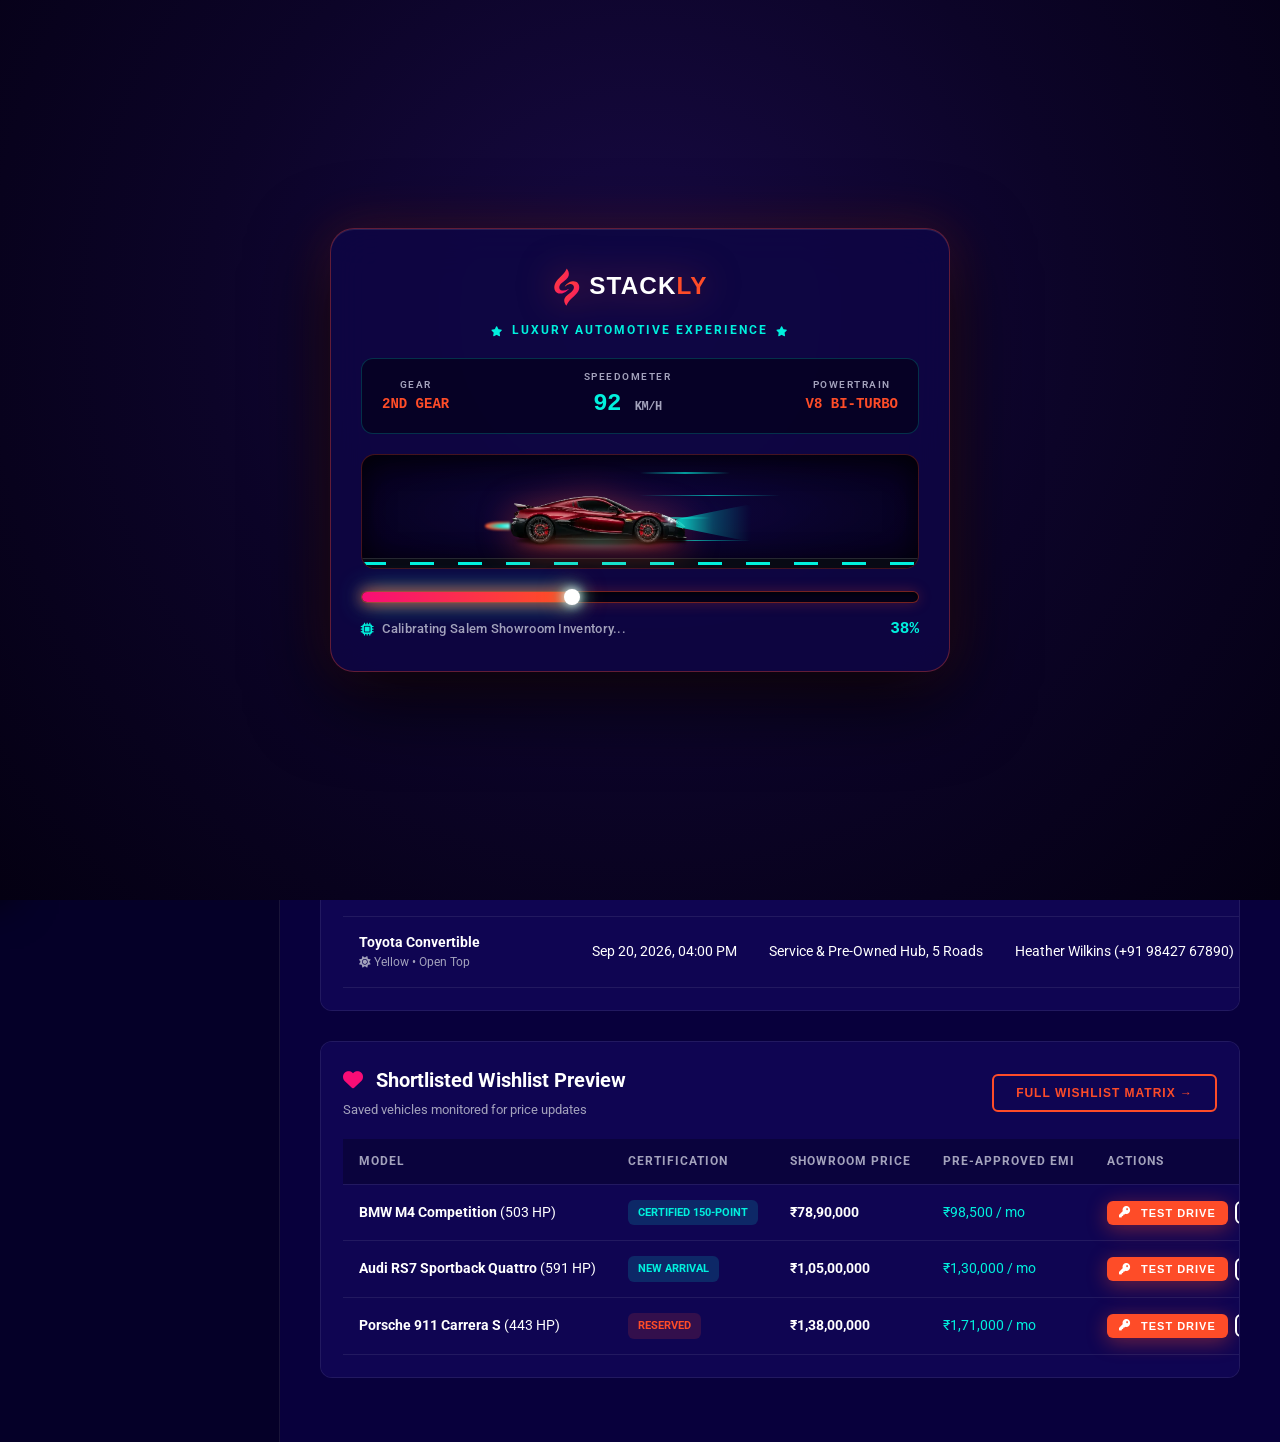
<file: customer-dashboard.html>
<!DOCTYPE html>
<html lang="en">
<head>
  <meta charset="UTF-8"/>
  <meta name="viewport" content="width=device-width, initial-scale=1.0"/>
  <title>Customer Dashboard &ndash; Stackly</title>
  <link rel="stylesheet" href="https://cdnjs.cloudflare.com/ajax/libs/font-awesome/6.5.0/css/all.min.css"/>
  <link rel="stylesheet" href="style.css"/>
</head>
<body style="margin:0; padding:0; background:var(--bg-dark); overflow-x:hidden;">

<!-- ==============================================================================
     STACKLY CINEMATIC 3-SECOND PHOTOREALISTIC SUPERCAR PRELOADER
     ============================================================================== -->
<div id="stacklyPreloader" class="stackly-preloader-overlay">
  <div class="preloader-cinematic-stage">
    <div class="preloader-top-brand">
      <img src="stackly-logo.svg" alt="Stackly" class="preloader-cinematic-logo"/>
      <div class="preloader-salem-badge"><i class="fas fa-star" style="color:var(--accent-cyan); font-size:10px;"></i> Luxury Automotive Experience <i class="fas fa-star" style="color:var(--accent-cyan); font-size:10px;"></i></div>
    </div>
    <div class="preloader-hud-display">
      <div class="hud-item">
        <span class="hud-label">GEAR</span>
        <span class="hud-value" id="hudGear">1ST GEAR</span>
      </div>
      <div class="hud-item hud-center">
        <span class="hud-label">SPEEDOMETER</span>
        <span class="hud-value-large"><span id="hudSpeed">0</span> <small>KM/H</small></span>
      </div>
      <div class="hud-item">
        <span class="hud-label">POWERTRAIN</span>
        <span class="hud-value" id="hudPower">V8 BI-TURBO</span>
      </div>
    </div>
    <div class="preloader-highway-stage" id="preloaderTrack">
      <div class="speed-streaks-layer">
        <span class="streak streak-1"></span>
        <span class="streak streak-2"></span>
        <span class="streak streak-3"></span>
        <span class="streak streak-4"></span>
      </div>
      <div class="preloader-supercar-wrapper" id="preloaderCar">
        <div class="supercar-headlight-cone"></div>
        <div class="supercar-underglow-neon"></div>
        <img src="assets/supercar-loader.webp" alt="Stackly Supercar" class="preloader-supercar-img"/>
        <div class="supercar-nitro-exhaust"><span class="nitro-flame"></span></div>
      </div>
      <div class="preloader-highway-road"><div class="highway-dashes"></div></div>
    </div>
    <div class="preloader-progress-console">
      <div class="progress-track-neon"><div class="progress-bar-neon" id="preloaderProgressBar"></div></div>
      <div class="progress-info-row">
        <span class="progress-status-msg" id="preloaderStatus"><i class="fas fa-tachometer-alt" style="color:var(--accent-pink);"></i> Igniting Twin-Turbo V8 Powertrain...</span>
        <span class="progress-percent-val" id="preloaderPercent">0%</span>
      </div>
    </div>
  </div>
</div>

<!-- ============================================================
     DASHBOARD MOBILE TOP BAR (visible only on mobile)
     ============================================================ -->
<div class="dash-mobile-topbar" id="dashMobileTopbar">
  <a href="index.html" class="dash-mobile-logo">
    <img src="stackly-logo.svg" alt="Stackly" style="height:32px;"/>
  </a>
  <button class="dash-mobile-toggle" id="dashMobileToggle" aria-label="Open Dashboard Menu">
    <i class="fas fa-bars"></i>
  </button>
</div>

<!-- Dashboard Mobile Drawer Backdrop -->
<div class="dash-drawer-backdrop" id="dashDrawerBackdrop"></div>

<!-- Dashboard Mobile Sliding Drawer -->
<div class="dash-mobile-drawer" id="dashMobileDrawer">
  <div class="dash-drawer-header">
    <a href="index.html" class="dash-mobile-logo">
      <img src="stackly-logo.svg" alt="Stackly" style="height:30px;"/>
    </a>
    <button class="dash-drawer-close" id="dashDrawerClose" aria-label="Close Menu">&times;</button>
  </div>

  <div class="dash-drawer-user">
    <div class="dash-avatar" style="margin:0 auto 10px;"><i class="fas fa-user"></i></div>
    <h4 id="drawerProfileName" style="font-size:1rem; font-weight:700; margin:0;">Rajesh Kumar</h4>
    <span class="status-tag status-confirmed" style="margin-top:6px; display:inline-flex;"><i class="fas fa-shield-alt"></i> Black Diamond VIP</span>
    <p id="drawerProfileEmail" style="font-size:12px; color:var(--text-muted); margin:6px 0 0;">customer@stackly.in</p>
  </div>

  <nav class="dash-drawer-nav">
    <a href="#overview" class="dash-drawer-link active" onclick="switchCustTab('custOverview', this); closeDashDrawer();">
      <i class="fas fa-th-large"></i> Overview
    </a>
    <a href="#inventory" class="dash-drawer-link" onclick="switchCustTab('custInventory', this); closeDashDrawer();">
      <i class="fas fa-car"></i> Browse Inventory
    </a>
    <a href="#testdrives" class="dash-drawer-link" onclick="switchCustTab('custTestDrives', this); closeDashDrawer();">
      <i class="fas fa-calendar-check"></i> My Test Drives
    </a>
    <a href="#favorites" class="dash-drawer-link" onclick="switchCustTab('custFavorites', this); closeDashDrawer();">
      <i class="fas fa-heart"></i> Saved Vehicles
    </a>
    <a href="#financing" class="dash-drawer-link" onclick="switchCustTab('custLoans', this); closeDashDrawer();">
      <i class="fas fa-file-invoice-dollar"></i> Pre-Approved Loans
    </a>
    <a href="#settings" class="dash-drawer-link" onclick="switchCustTab('custSettings', this); closeDashDrawer();">
      <i class="fas fa-cog"></i> Account Settings
    </a>
    <a href="index.html" class="dash-drawer-link">
      <i class="fas fa-home"></i> Back to Showroom
    </a>
    <a href="javascript:void(0)" class="dash-drawer-link dash-drawer-logout" onclick="handleLogout()">
      <i class="fas fa-sign-out-alt"></i> Logout
    </a>
  </nav>
</div>

<div class="dash-wrapper">
  <!-- SIDEBAR NAVIGATION -->
  <aside class="dash-sidebar">
    <div class="dash-brand-bar">
      <a href="index.html" title="Stackly Showroom">
        <img src="stackly-logo.svg" alt="Stackly" style="height:34px;"/>
      </a>
      <a href="index.html" class="btn btn-outline btn-sm" style="font-size:11.5px; padding:4px 10px; border-color:rgba(255,255,255,0.2);" title="Return to Main Website">
        <i class="fas fa-arrow-left"></i> Showroom
      </a>
    </div>

    <div class="dash-user-card">
      <div class="dash-avatar" id="custAvatar"><i class="fas fa-user"></i></div>
      <h3 id="custProfileName" style="font-size:1.15rem; font-weight:700;">Rajesh Kumar</h3>
      <span class="status-tag status-confirmed" style="margin-top:6px;"><i class="fas fa-shield-alt"></i> Black Diamond VIP</span>
      <p id="custProfileEmail" style="font-size:13px; color:var(--text-muted); margin-top:8px;">customer@stackly.in</p>
      <p style="font-size:12px; color:var(--accent-cyan); margin-top:4px;"><i class="fas fa-map-marker-alt"></i> Salem, Tamil Nadu</p>
    </div>

    <!-- FAST INSTANT SIDEBAR MENU -->
    <nav class="dash-nav">
      <a href="#overview" class="dash-nav-btn active" data-tab="custOverview" onclick="switchCustTab('custOverview', this)">
        <i class="fas fa-th-large"></i> Overview
      </a>
      <a href="#inventory" class="dash-nav-btn" data-tab="custInventory" onclick="switchCustTab('custInventory', this)">
        <i class="fas fa-car"></i> Browse Inventory (<span id="custStockCount">12</span>)
      </a>
      <a href="#testdrives" class="dash-nav-btn" data-tab="custTestDrives" onclick="switchCustTab('custTestDrives', this)">
        <i class="fas fa-calendar-check"></i> My Test Drives (<span id="testDriveCount">2</span>)
      </a>
      <a href="#favorites" class="dash-nav-btn" data-tab="custFavorites" onclick="switchCustTab('custFavorites', this)">
        <i class="fas fa-heart"></i> Saved Vehicles (<span id="favCount">3</span>)
      </a>
      <a href="#financing" class="dash-nav-btn" data-tab="custLoans" onclick="switchCustTab('custLoans', this)">
        <i class="fas fa-file-invoice-dollar"></i> Pre-Approved Loans
      </a>
      <a href="#settings" class="dash-nav-btn" data-tab="custSettings" onclick="switchCustTab('custSettings', this)">
        <i class="fas fa-cog"></i> Account Settings
      </a>
      <a href="javascript:void(0)" onclick="handleLogout()"><i class="fas fa-sign-out-alt"></i> Logout</a>
    </nav>
  </aside>

  <!-- MAIN DASHBOARD CONTENT AREA -->
  <main class="dash-main">

    <!-- ========================================================================
         TAB 1: OVERVIEW
         ======================================================================== -->
    <div id="custOverview" class="dash-tab-panel active-panel">
      <!-- Welcome Header Banner -->
      <div class="dash-header-bar">
        <div>
          <span class="badge-tag"><i class="fas fa-crown" style="color:#FFAE34;"></i> Private Client Portal</span>
          <h1 style="font-size:2.1rem; font-weight:900;" id="welcomeGreeting">Welcome back, Rajesh!</h1>
          <p class="section-desc">Manage your scheduled test drives, pre-approved financing, and curated vehicle wishlist.</p>
        </div>
        <div style="display:flex; gap:10px; flex-wrap:wrap;">
          <button onclick="switchCustTab('custInventory')" class="btn btn-outline-primary btn-sm"><i class="fas fa-search"></i> Browse Cars</button>
          <button onclick="openCustBookingModal()" class="btn btn-primary btn-sm"><i class="fas fa-calendar-plus"></i> Book Test Drive</button>
        </div>
      </div>

      <!-- 4 Rich Interactive KPI Metrics -->
      <div class="kpi-grid">
        <div class="kpi-card" onclick="switchCustTab('custTestDrives')" style="cursor:pointer;" title="Click to view scheduled test drives">
          <div class="kpi-icon"><i class="fas fa-calendar-alt"></i></div>
          <div>
            <div class="kpi-val" id="kpiActiveBookings">2</div>
            <div class="kpi-label">Active Bookings</div>
            <span style="font-size:11px; color:var(--accent-cyan);"><i class="fas fa-clock"></i> Next: Tomorrow 10:30 AM</span>
          </div>
        </div>

        <div class="kpi-card" onclick="switchCustTab('custFavorites')" style="cursor:pointer;" title="Click to view saved wishlist">
          <div class="kpi-icon" style="color:var(--accent-pink); background:rgba(248,13,118,0.15);"><i class="fas fa-heart"></i></div>
          <div>
            <div class="kpi-val" id="kpiSavedCars">3</div>
            <div class="kpi-label">Saved Wishlist</div>
            <span style="font-size:11px; color:var(--text-muted);"><i class="fas fa-tags"></i> BMW, Audi, Porsche</span>
          </div>
        </div>

        <div class="kpi-card" onclick="switchCustTab('custLoans')" style="cursor:pointer;" title="Click to manage loan">
          <div class="kpi-icon" style="color:var(--accent-cyan); background:rgba(1,240,221,0.15);"><i class="fas fa-file-signature"></i></div>
          <div>
            <div class="kpi-val">₹37,50,000</div>
            <div class="kpi-label">Pre-Approved Credit</div>
            <span style="font-size:11px; color:#2ecc71;"><i class="fas fa-percentage"></i> 7.2% Fixed APR Sanctioned</span>
          </div>
        </div>

        <div class="kpi-card">
          <div class="kpi-icon" style="color:#2ecc71; background:rgba(46,204,113,0.15);"><i class="fas fa-shield-alt"></i></div>
          <div>
            <div class="kpi-val">100%</div>
            <div class="kpi-label">VIP Verified Profile</div>
            <span style="font-size:11px; color:var(--text-muted);"><i class="fas fa-user-check"></i> Concierge: Marcus Vance</span>
          </div>
        </div>
      </div>

      <!-- Quick Action Fast Navigation Bar -->
      <div style="background:rgba(255,255,255,0.03); border:1px solid var(--border-light); border-radius:12px; padding:16px 20px; margin-bottom:30px; display:flex; justify-content:space-between; align-items:center; flex-wrap:wrap; gap:12px;">
        <div style="display:flex; align-items:center; gap:12px;">
          <div style="width:36px; height:36px; border-radius:8px; background:rgba(254,76,40,0.15); color:var(--primary); display:flex; align-items:center; justify-content:center; font-size:16px;">
            <i class="fas fa-bolt"></i>
          </div>
          <div>
            <strong style="font-size:14px; color:#fff; display:block;">VIP Quick Actions</strong>
            <span style="font-size:12px; color:var(--text-muted);">Instant tools for pre-purchase, appraisals &amp; dealership contact</span>
          </div>
        </div>
        <div style="display:flex; gap:8px; flex-wrap:wrap;">
          <button onclick="switchCustTab('custInventory')" class="btn btn-outline-primary btn-sm" style="font-size:12px;"><i class="fas fa-car-side"></i> Browse 12 Cars</button>
          <button onclick="switchCustTab('custLoans')" class="btn btn-outline btn-sm" style="font-size:12px; border-color:var(--accent-cyan); color:var(--accent-cyan);"><i class="fas fa-calculator"></i> EMI Calculator</button>
          <button onclick="openCustBookingModal()" class="btn btn-primary btn-sm" style="font-size:12px;"><i class="fas fa-key"></i> Book Test Drive</button>
        </div>
      </div>

      <!-- Scheduled Appointments Section -->
      <div class="dash-table-wrap" style="margin-bottom:30px;">
        <div style="display:flex; justify-content:space-between; align-items:center; margin-bottom:18px; flex-wrap:wrap; gap:10px;">
          <div>
            <h3 style="font-size:1.25rem; font-weight:700;"><i class="fas fa-calendar-check" style="color:var(--primary); margin-right:8px;"></i> Scheduled Test Drives &amp; Showroom Runs</h3>
            <span style="font-size:13px; color:var(--text-muted);">Real-time status of your reserved track and showroom drives</span>
          </div>
          <button onclick="openCustBookingModal()" class="btn btn-outline-primary btn-sm" style="font-size:12px;"><i class="fas fa-calendar-plus"></i> Add Test Drive</button>
        </div>
        <table class="dash-table">
          <thead>
            <tr>
              <th>Vehicle</th>
              <th>Date &amp; Time Slot</th>
              <th>Showroom Location</th>
              <th>Assigned Specialist</th>
              <th>Status</th>
              <th>Actions</th>
            </tr>
          </thead>
          <tbody id="custDrivesTableBody">
            <tr id="drive-row-1">
              <td>
                <strong>Mercedes-Benz AMG GT Coupe</strong>
                <div style="font-size:11.5px; color:var(--text-muted);"><i class="fas fa-tachometer-alt"></i> 523 HP • Track Spec</div>
              </td>
              <td>Tomorrow, 10:30 AM</td>
              <td>Flagship Tower, Meyyanur</td>
              <td>Marcus Vance (+91 98427 12345)</td>
              <td><span class="status-tag status-confirmed"><i class="fas fa-check-circle"></i> Confirmed</span></td>
              <td>
                <button onclick="openShowroomRoute()" class="btn btn-outline-primary btn-sm" style="padding:4px 8px; font-size:11px;" title="View showroom location map"><i class="fas fa-map-marker-alt"></i> Route</button>
                <button onclick="cancelDriveBooking('drive-row-1')" class="btn btn-outline btn-sm" style="padding:4px 8px; font-size:11px; color:#e74c3c; border-color:rgba(231,76,60,0.3); margin-left:4px;"><i class="fas fa-times"></i></button>
              </td>
            </tr>
            <tr id="drive-row-2">
              <td>
                <strong>Toyota Convertible</strong>
                <div style="font-size:11.5px; color:var(--text-muted);"><i class="fas fa-sun"></i> Yellow • Open Top</div>
              </td>
              <td>Sep 20, 2026, 04:00 PM</td>
              <td>Service &amp; Pre-Owned Hub, 5 Roads</td>
              <td>Heather Wilkins (+91 98427 67890)</td>
              <td><span class="status-tag status-pending"><i class="fas fa-hourglass-half"></i> In Review</span></td>
              <td>
                <button onclick="cancelDriveBooking('drive-row-2')" class="btn btn-outline btn-sm" style="padding:4px 8px; font-size:11px; color:#e74c3c; border-color:rgba(231,76,60,0.3);"><i class="fas fa-times"></i> Cancel</button>
              </td>
            </tr>
          </tbody>
        </table>
      </div>

      <!-- Quick Wishlist Preview -->
      <div class="dash-table-wrap">
        <div style="display:flex; justify-content:space-between; align-items:center; margin-bottom:18px;">
          <div>
            <h3 style="font-size:1.25rem; font-weight:700;"><i class="fas fa-heart" style="color:var(--accent-pink); margin-right:8px;"></i> Shortlisted Wishlist Preview</h3>
            <span style="font-size:13px; color:var(--text-muted);">Saved vehicles monitored for price updates</span>
          </div>
          <button onclick="switchCustTab('custFavorites')" class="btn btn-outline-primary btn-sm" style="font-size:12px;">Full Wishlist Matrix &rarr;</button>
        </div>
        <table class="dash-table">
          <thead>
            <tr>
              <th>Model</th>
              <th>Certification</th>
              <th>Showroom Price</th>
              <th>Pre-Approved EMI</th>
              <th>Actions</th>
            </tr>
          </thead>
          <tbody id="custFavTableBody">
            <tr id="fav-row-1">
              <td><strong>BMW M4 Competition</strong> (503 HP)</td>
              <td><span class="status-tag status-confirmed">Certified 150-Point</span></td>
              <td><strong>₹78,90,000</strong></td>
              <td style="color:var(--accent-cyan);">₹98,500 / mo</td>
              <td>
                <button onclick="bookCarFromWishlist('BMW M4 Competition')" class="btn btn-primary btn-sm" style="padding:4px 10px; font-size:11px;"><i class="fas fa-key"></i> Test Drive</button>
                <button onclick="removeFavorite('fav-row-1')" class="btn btn-outline btn-sm" style="padding:4px 8px; font-size:11px; margin-left:4px;"><i class="fas fa-trash"></i></button>
              </td>
            </tr>
            <tr id="fav-row-2">
              <td><strong>Audi RS7 Sportback Quattro</strong> (591 HP)</td>
              <td><span class="status-tag status-confirmed">New Arrival</span></td>
              <td><strong>₹1,05,00,000</strong></td>
              <td style="color:var(--accent-cyan);">₹1,30,000 / mo</td>
              <td>
                <button onclick="bookCarFromWishlist('Audi RS7 Sportback Quattro')" class="btn btn-primary btn-sm" style="padding:4px 10px; font-size:11px;"><i class="fas fa-key"></i> Test Drive</button>
                <button onclick="removeFavorite('fav-row-2')" class="btn btn-outline btn-sm" style="padding:4px 8px; font-size:11px; margin-left:4px;"><i class="fas fa-trash"></i></button>
              </td>
            </tr>
            <tr id="fav-row-3">
              <td><strong>Porsche 911 Carrera S</strong> (443 HP)</td>
              <td><span class="status-tag status-pending">Reserved</span></td>
              <td><strong>₹1,38,00,000</strong></td>
              <td style="color:var(--accent-cyan);">₹1,71,000 / mo</td>
              <td>
                <button onclick="bookCarFromWishlist('Porsche 911 Carrera S')" class="btn btn-primary btn-sm" style="padding:4px 10px; font-size:11px;"><i class="fas fa-key"></i> Test Drive</button>
                <button onclick="removeFavorite('fav-row-3')" class="btn btn-outline btn-sm" style="padding:4px 8px; font-size:11px; margin-left:4px;"><i class="fas fa-trash"></i></button>
              </td>
            </tr>
          </tbody>
        </table>
      </div>
    </div>


    <!-- ========================================================================
         TAB 2: BROWSE INVENTORY (INTEGRATED INSIDE DASHBOARD)
         ======================================================================== -->
    <div id="custInventory" class="dash-tab-panel">
      <div class="dash-header-bar">
        <div>
          <span class="badge-tag"><i class="fas fa-warehouse"></i> Live Showroom Fleet</span>
          <h2 style="font-size:1.9rem; font-weight:800;">Browse Vehicle Inventory</h2>
          <p class="section-desc">Search, filter, and instantly schedule test drives for all 12 certified vehicles.</p>
        </div>
        <div style="display:flex; gap:10px;">
          <button onclick="openCustBookingModal()" class="btn btn-primary btn-sm"><i class="fas fa-calendar-plus"></i> Book Custom Drive</button>
        </div>
      </div>

      <!-- Instant Search & Category Filter Bar -->
      <div style="background:var(--bg-card); border:1px solid var(--border-light); border-radius:12px; padding:20px; margin-bottom:24px;">
        <div style="display:flex; justify-content:space-between; align-items:center; flex-wrap:wrap; gap:16px; margin-bottom:16px;">
          <div style="flex:1; min-width:260px; position:relative;">
            <i class="fas fa-search" style="position:absolute; left:14px; top:12px; color:var(--text-muted); font-size:14px;"></i>
            <input type="text" id="custInvSearch" onkeyup="filterCustInventory()" placeholder="Type to filter model, make, body type (e.g. BMW, Coupe, AMG, Hybrid)..." class="form-input" style="padding-left:40px; width:100%;"/>
          </div>
          <div style="font-size:13px; color:var(--text-muted);">
            Showing <strong id="custInvCount" style="color:var(--accent-cyan);">12</strong> vehicles in Salem yard
          </div>
        </div>

        <!-- Filter Pills -->
        <div style="display:flex; gap:8px; flex-wrap:wrap;" id="custCatPills">
          <button onclick="filterCustCategory('all', this)" class="btn btn-primary btn-sm" style="padding:5px 14px; font-size:12px;">All Vehicles (12)</button>
          <button onclick="filterCustCategory('Coupe', this)" class="btn btn-outline btn-sm" style="padding:5px 14px; font-size:12px;">Coupe (3)</button>
          <button onclick="filterCustCategory('Sedan', this)" class="btn btn-outline btn-sm" style="padding:5px 14px; font-size:12px;">Sedan (3)</button>
          <button onclick="filterCustCategory('SUV', this)" class="btn btn-outline btn-sm" style="padding:5px 14px; font-size:12px;">SUV (2)</button>
          <button onclick="filterCustCategory('Convertible', this)" class="btn btn-outline btn-sm" style="padding:5px 14px; font-size:12px;">Convertible (2)</button>
          <button onclick="filterCustCategory('Hybrid', this)" class="btn btn-outline btn-sm" style="padding:5px 14px; font-size:12px;">Hybrid / EV (2)</button>
        </div>
      </div>

      <!-- Live Interactive Vehicle Cards Grid (12 Items) -->
      <div class="inventory-grid" id="custInventoryGrid">
        <!-- Injected and rendered via script -->
      </div>
    </div>


    <!-- ========================================================================
         TAB 3: MY TEST DRIVES (DETAILED SCHEDULE & CHECKLIST)
         ======================================================================== -->
    <div id="custTestDrives" class="dash-tab-panel">
      <div class="dash-header-bar">
        <div>
          <span class="badge-tag"><i class="fas fa-calendar-check"></i> VIP Reservations</span>
          <h2 style="font-size:1.9rem; font-weight:800;">My Scheduled Test Drives</h2>
          <p class="section-desc">Track test drives, assigned showroom managers, and express check-in details.</p>
        </div>
        <button onclick="openCustBookingModal()" class="btn btn-primary btn-sm"><i class="fas fa-plus"></i> New Reservation</button>
      </div>

      <!-- Detailed Test Drive Cards -->
      <div style="display:grid; grid-template-columns:repeat(auto-fit, minmax(320px, 1fr)); gap:20px; margin-bottom:30px;">
        <!-- Drive Card 1 -->
        <div style="background:var(--bg-card); border:1px solid var(--border-light); border-radius:14px; padding:24px; position:relative; box-shadow:0 10px 30px rgba(0,0,0,0.4);">
          <div style="display:flex; justify-content:space-between; align-items:flex-start; margin-bottom:14px;">
            <span class="status-tag status-confirmed"><i class="fas fa-check-circle"></i> Confirmed &bull; Tomorrow</span>
            <span style="font-size:12px; font-weight:700; color:var(--accent-cyan); font-family:monospace;">BOOKING #STK-TD-2041</span>
          </div>
          <h3 style="font-size:1.3rem; font-weight:800; color:#fff; margin-bottom:6px;">Mercedes-Benz AMG GT Coupe</h3>
          <p style="font-size:13px; color:var(--text-muted); margin-bottom:14px;"><i class="fas fa-tachometer-alt" style="color:var(--primary);"></i> 4.0L Bi-Turbo V8 &bull; 523 HP &bull; Iridium Silver</p>

          <div style="background:rgba(255,255,255,0.03); border-radius:8px; padding:12px; margin-bottom:16px; font-size:13px;">
            <div style="margin-bottom:6px;"><i class="fas fa-calendar-day" style="color:var(--primary); width:18px;"></i> <strong>Tomorrow, Sep 17, 2026</strong></div>
            <div style="margin-bottom:6px;"><i class="fas fa-clock" style="color:var(--accent-cyan); width:18px;"></i> 10:30 AM &ndash; 11:30 AM (Expressway Circuit)</div>
            <div style="margin-bottom:6px;"><i class="fas fa-map-marker-alt" style="color:#2ecc71; width:18px;"></i> Stackly Flagship Tower, Meyyanur Main Rd</div>
            <div><i class="fas fa-user-tie" style="color:var(--accent-pink); width:18px;"></i> Rep: <strong>Marcus Vance</strong> (+91 98427 12345)</div>
          </div>

          <div style="display:flex; gap:8px;">
            <button onclick="openShowroomRoute()" class="btn btn-outline-primary btn-sm" style="flex:1;"><i class="fas fa-directions"></i> Route Map</button>
            <button onclick="cancelDriveBooking('drive-row-1')" class="btn btn-outline btn-sm" style="color:#e74c3c; border-color:rgba(231,76,60,0.3);"><i class="fas fa-times"></i> Cancel</button>
          </div>
        </div>

        <!-- Drive Card 2 -->
        <div style="background:var(--bg-card); border:1px solid var(--border-light); border-radius:14px; padding:24px; position:relative; box-shadow:0 10px 30px rgba(0,0,0,0.4);">
          <div style="display:flex; justify-content:space-between; align-items:flex-start; margin-bottom:14px;">
            <span class="status-tag status-pending"><i class="fas fa-hourglass-half"></i> Under Mechanics Review</span>
            <span style="font-size:12px; font-weight:700; color:var(--text-muted); font-family:monospace;">BOOKING #STK-TD-1988</span>
          </div>
          <h3 style="font-size:1.3rem; font-weight:800; color:#fff; margin-bottom:6px;">Toyota Convertible</h3>
          <p style="font-size:13px; color:var(--text-muted); margin-bottom:14px;"><i class="fas fa-sun" style="color:#FFAE34;"></i> 3.5L V6 &bull; Automatic 8-Speed &bull; Solar Yellow</p>

          <div style="background:rgba(255,255,255,0.03); border-radius:8px; padding:12px; margin-bottom:16px; font-size:13px;">
            <div style="margin-bottom:6px;"><i class="fas fa-calendar-day" style="color:var(--primary); width:18px;"></i> <strong>Sep 20, 2026</strong></div>
            <div style="margin-bottom:6px;"><i class="fas fa-clock" style="color:var(--accent-cyan); width:18px;"></i> 04:00 PM &ndash; 05:00 PM (City Cruise Loop)</div>
            <div style="margin-bottom:6px;"><i class="fas fa-map-marker-alt" style="color:#2ecc71; width:18px;"></i> Stackly Service &amp; Pre-Owned Hub, 5 Roads</div>
            <div><i class="fas fa-user-tie" style="color:var(--accent-pink); width:18px;"></i> Rep: <strong>Heather Wilkins</strong> (+91 98427 67890)</div>
          </div>

          <div style="display:flex; gap:8px;">
            <button onclick="showToast('Calling Showroom Rep Heather Wilkins...', 'info')" class="btn btn-outline btn-sm" style="flex:1;"><i class="fas fa-phone-alt"></i> Call Specialist</button>
            <button onclick="cancelDriveBooking('drive-row-2')" class="btn btn-outline btn-sm" style="color:#e74c3c; border-color:rgba(231,76,60,0.3);"><i class="fas fa-times"></i> Cancel</button>
          </div>
        </div>
      </div>

      <!-- VIP Test Drive Protocol Checklist -->
      <div class="dash-table-wrap">
        <h3 style="font-size:1.2rem; font-weight:700; margin-bottom:14px;"><i class="fas fa-clipboard-check" style="color:var(--accent-cyan);"></i> VIP Test Drive Protocol &amp; Checklist</h3>
        <div style="display:grid; grid-template-columns:repeat(auto-fit, minmax(220px, 1fr)); gap:16px; font-size:13px;">
          <div style="background:rgba(255,255,255,0.02); padding:14px; border-radius:8px; border:1px solid var(--border-light);">
            <strong style="color:var(--primary); display:block; margin-bottom:4px;"><i class="fas fa-id-card"></i> 1. Valid Driving License</strong>
            <p style="color:var(--text-muted); margin:0;">Carry your original Indian Driving License or International Driving Permit for validation.</p>
          </div>
          <div style="background:rgba(255,255,255,0.02); padding:14px; border-radius:8px; border:1px solid var(--border-light);">
            <strong style="color:var(--accent-cyan); display:block; margin-bottom:4px;"><i class="fas fa-shield-alt"></i> 2. Zero Security Deposit</strong>
            <p style="color:var(--text-muted); margin:0;">As a verified Stackly member, all vehicle test drives have zero upfront security deposit.</p>
          </div>
          <div style="background:rgba(255,255,255,0.02); padding:14px; border-radius:8px; border:1px solid var(--border-light);">
            <strong style="color:#2ecc71; display:block; margin-bottom:4px;"><i class="fas fa-road"></i> 3. Dual Circuit Options</strong>
            <p style="color:var(--text-muted); margin:0;">Choose between Salem Bypass Highway acceleration run or urban comfort testing.</p>
          </div>
          <div style="background:rgba(255,255,255,0.02); padding:14px; border-radius:8px; border:1px solid var(--border-light);">
            <strong style="color:var(--accent-pink); display:block; margin-bottom:4px;"><i class="fas fa-exchange-alt"></i> 4. Instant Trade-In Valuation</strong>
            <p style="color:var(--text-muted); margin:0;">Drive your existing car in for an instant 15-minute appraisal and exchange bonus.</p>
          </div>
        </div>
      </div>
    </div>


    <!-- ========================================================================
         TAB 4: SAVED VEHICLES (WISHLIST & COMPARISON MATRIX)
         ======================================================================== -->
    <div id="custFavorites" class="dash-tab-panel">
      <div class="dash-header-bar">
        <div>
          <span class="badge-tag"><i class="fas fa-heart" style="color:var(--accent-pink);"></i> Curated Shortlist</span>
          <h2 style="font-size:1.9rem; font-weight:800;">Saved Vehicles &amp; Comparison</h2>
          <p class="section-desc">Side-by-side benchmark of your shortlisted performance vehicles.</p>
        </div>
        <button onclick="switchCustTab('custInventory')" class="btn btn-outline-primary btn-sm"><i class="fas fa-plus"></i> Add More Vehicles</button>
      </div>

      <!-- Wishlist 3-Cards Grid -->
      <div style="display:grid; grid-template-columns:repeat(auto-fit, minmax(280px, 1fr)); gap:20px; margin-bottom:30px;">
        <!-- Saved Car 1 -->
        <div class="car-inventory-tile" id="fav-card-1" style="background:var(--bg-card); border:1px solid var(--border-light); border-radius:12px; overflow:hidden;">
          <img src="assets/luxury-silver-sports-car-241de.webp" alt="BMW M4" style="height:170px; width:100%; object-fit:cover;"/>
          <div style="padding:18px;">
            <div style="display:flex; justify-content:space-between; margin-bottom:8px;">
              <span class="status-tag status-confirmed">Certified</span>
              <span style="color:var(--accent-cyan); font-weight:700;">₹98,500 / mo</span>
            </div>
            <h3 style="font-size:1.15rem; font-weight:800; color:#fff; margin-bottom:6px;">BMW M4 Competition</h3>
            <p style="font-size:13px; color:var(--text-muted); margin-bottom:14px;">503 HP &bull; 8,200 km &bull; Automatic M Steptronic</p>
            <div style="display:flex; justify-content:space-between; align-items:center;">
              <strong style="font-size:1.25rem; color:var(--primary);">₹78,90,000</strong>
              <div style="display:flex; gap:6px;">
                <button onclick="bookCarFromWishlist('BMW M4 Competition')" class="btn btn-primary btn-sm" style="font-size:11px; padding:5px 10px;">Test Drive</button>
                <button onclick="removeFavorite('fav-row-1', 'fav-card-1')" class="btn btn-outline btn-sm" style="padding:5px 8px; font-size:11px;"><i class="fas fa-trash"></i></button>
              </div>
            </div>
          </div>
        </div>

        <!-- Saved Car 2 -->
        <div class="car-inventory-tile" id="fav-card-2" style="background:var(--bg-card); border:1px solid var(--border-light); border-radius:12px; overflow:hidden;">
          <img src="assets/sport-car-1-e1623321077599-2b4e7.webp" alt="Audi RS7" style="height:170px; width:100%; object-fit:cover;"/>
          <div style="padding:18px;">
            <div style="display:flex; justify-content:space-between; margin-bottom:8px;">
              <span class="status-tag status-confirmed">New Arrival</span>
              <span style="color:var(--accent-cyan); font-weight:700;">₹1,30,000 / mo</span>
            </div>
            <h3 style="font-size:1.15rem; font-weight:800; color:#fff; margin-bottom:6px;">Audi RS7 Sportback</h3>
            <p style="font-size:13px; color:var(--text-muted); margin-bottom:14px;">591 HP &bull; 520 km &bull; Quattro All-Wheel</p>
            <div style="display:flex; justify-content:space-between; align-items:center;">
              <strong style="font-size:1.25rem; color:var(--primary);">₹1,05,00,000</strong>
              <div style="display:flex; gap:6px;">
                <button onclick="bookCarFromWishlist('Audi RS7 Sportback Quattro')" class="btn btn-primary btn-sm" style="font-size:11px; padding:5px 10px;">Test Drive</button>
                <button onclick="removeFavorite('fav-row-2', 'fav-card-2')" class="btn btn-outline btn-sm" style="padding:5px 8px; font-size:11px;"><i class="fas fa-trash"></i></button>
              </div>
            </div>
          </div>
        </div>

        <!-- Saved Car 3 -->
        <div class="car-inventory-tile" id="fav-card-3" style="background:var(--bg-card); border:1px solid var(--border-light); border-radius:12px; overflow:hidden;">
          <img src="assets/studio-shot-of-three-dimensional-yellow-convertible-fd38c.webp" alt="Porsche 911" style="height:170px; width:100%; object-fit:cover;"/>
          <div style="padding:18px;">
            <div style="display:flex; justify-content:space-between; margin-bottom:8px;">
              <span class="status-tag status-pending">Reserved</span>
              <span style="color:var(--accent-cyan); font-weight:700;">₹1,71,000 / mo</span>
            </div>
            <h3 style="font-size:1.15rem; font-weight:800; color:#fff; margin-bottom:6px;">Porsche 911 Carrera S</h3>
            <p style="font-size:13px; color:var(--text-muted); margin-bottom:14px;">443 HP &bull; 4,100 km &bull; Rear-Engine PDK</p>
            <div style="display:flex; justify-content:space-between; align-items:center;">
              <strong style="font-size:1.25rem; color:var(--primary);">₹1,38,00,000</strong>
              <div style="display:flex; gap:6px;">
                <button onclick="bookCarFromWishlist('Porsche 911 Carrera S')" class="btn btn-primary btn-sm" style="font-size:11px; padding:5px 10px;">Test Drive</button>
                <button onclick="removeFavorite('fav-row-3', 'fav-card-3')" class="btn btn-outline btn-sm" style="padding:5px 8px; font-size:11px;"><i class="fas fa-trash"></i></button>
              </div>
            </div>
          </div>
        </div>
      </div>

      <!-- Deep Side-by-Side Comparison Matrix -->
      <div class="dash-table-wrap">
        <h3 style="font-size:1.25rem; font-weight:700; margin-bottom:16px;"><i class="fas fa-balance-scale" style="color:var(--accent-cyan);"></i> Side-by-Side Technical Comparison</h3>
        <table class="dash-table">
          <thead>
            <tr>
              <th>Feature Benchmark</th>
              <th>BMW M4 Competition</th>
              <th>Audi RS7 Sportback</th>
              <th>Porsche 911 Carrera S</th>
            </tr>
          </thead>
          <tbody>
            <tr>
              <td><strong>Powertrain Output</strong></td>
              <td>503 HP @ 6,250 RPM</td>
              <td style="color:#2ecc71;"><strong>591 HP @ 6,000 RPM (Highest)</strong></td>
              <td>443 HP @ 6,500 RPM</td>
            </tr>
            <tr>
              <td><strong>0 &ndash; 100 km/h Sprint</strong></td>
              <td>3.8 Seconds</td>
              <td>3.5 Seconds</td>
              <td style="color:#2ecc71;"><strong>3.4 Seconds (Fastest)</strong></td>
            </tr>
            <tr>
              <td><strong>Drivetrain Layout</strong></td>
              <td>M xDrive AWD with 2WD Drift Mode</td>
              <td>Quattro Permanent AWD with Sport Diff</td>
              <td>Rear-Engine RWD with PTV Plus</td>
            </tr>
            <tr>
              <td><strong>Transmission</strong></td>
              <td>8-Speed M Steptronic with Drivelogic</td>
              <td>8-Speed Tiptronic Sport</td>
              <td>8-Speed Porsche Doppelkupplung (PDK)</td>
            </tr>
            <tr>
              <td><strong>Monthly Pre-Approved EMI</strong></td>
              <td style="color:var(--accent-cyan); font-weight:700;">₹98,500 / mo</td>
              <td style="color:var(--accent-cyan); font-weight:700;">₹1,30,000 / mo</td>
              <td style="color:var(--accent-cyan); font-weight:700;">₹1,71,000 / mo</td>
            </tr>
            <tr>
              <td><strong>Stackly 150-Point Guarantee</strong></td>
              <td><i class="fas fa-check-circle" style="color:#2ecc71;"></i> Included (3-Yr Warranty)</td>
              <td><i class="fas fa-check-circle" style="color:#2ecc71;"></i> Included (3-Yr Warranty)</td>
              <td><i class="fas fa-check-circle" style="color:#2ecc71;"></i> Included (3-Yr Warranty)</td>
            </tr>
          </tbody>
        </table>
      </div>
    </div>


    <!-- ========================================================================
         TAB 5: PRE-APPROVED LOANS & FINANCING HUB
         ======================================================================== -->
    <div id="custLoans" class="dash-tab-panel">
      <div class="dash-header-bar">
        <div>
          <span class="badge-tag"><i class="fas fa-coins"></i> Premium Credit Line</span>
          <h2 style="font-size:1.9rem; font-weight:800;">Pre-Approved Auto Financing</h2>
          <p class="section-desc">Bank-consortium pre-cleared credit with instant disbursement for Stackly clients.</p>
        </div>
        <button onclick="downloadSanctionLetter()" class="btn btn-outline-primary btn-sm"><i class="fas fa-download"></i> Sanction Letter PDF</button>
      </div>

      <!-- Sanctioned Certificate Hero Banner -->
      <div style="background:linear-gradient(135deg, rgba(1,240,221,0.12) 0%, rgba(15,5,82,0.85) 100%); border:1px solid rgba(1,240,221,0.35); border-radius:14px; padding:26px 28px; margin-bottom:28px; display:flex; justify-content:space-between; align-items:center; flex-wrap:wrap; gap:16px;">
        <div>
          <span style="font-size:11px; text-transform:uppercase; letter-spacing:2px; color:var(--accent-cyan); font-weight:800;"><i class="fas fa-certificate"></i> Verified Bank Consortium Pre-Approval</span>
          <h3 style="font-size:1.8rem; font-weight:900; color:#fff; margin:6px 0;">₹37,50,000 <span style="font-size:15px; color:var(--text-muted); font-weight:400;">(Pre-Approved Facility)</span></h3>
          <p style="font-size:14px; color:#fff; margin:0;">Sanctioned via <strong>HDFC Bank &amp; State Bank of India Automotive Desk</strong> at <strong>7.2% Fixed APR</strong> for 60 months tenure.</p>
        </div>
        <div style="text-align:right;">
          <span class="status-tag status-confirmed" style="font-size:13px; padding:6px 14px;"><i class="fas fa-check-double"></i> Ready for Instant Disbursal</span>
          <div style="font-size:12px; color:var(--text-muted); margin-top:8px;">Valid across all 12 Stackly vehicles</div>
        </div>
      </div>

      <!-- Real-Time Interactive Loan EMI Calculator -->
      <div class="dash-table-wrap" style="margin-bottom:30px;">
        <h3 style="font-size:1.25rem; font-weight:700; margin-bottom:6px;"><i class="fas fa-calculator" style="color:var(--accent-cyan); margin-right:8px;"></i> Interactive Live EMI Calculator</h3>
        <p style="font-size:13px; color:var(--text-muted); margin-bottom:24px;">Adjust loan parameters to instantly calculate monthly payment and total interest.</p>

        <div style="display:grid; grid-template-columns:repeat(auto-fit, minmax(280px, 1fr)); gap:30px; align-items:center;">
          <!-- Controls -->
          <div>
            <div style="margin-bottom:20px;">
              <div style="display:flex; justify-content:space-between; margin-bottom:8px;">
                <label style="font-size:13px; font-weight:600;">Loan Amount</label>
                <strong id="calcLoanAmtText" style="color:var(--primary); font-size:15px;">₹37,50,000</strong>
              </div>
              <input type="range" id="calcLoanAmt" min="500000" max="10000000" step="100000" value="3750000" oninput="calculateLiveEmi()" style="width:100%; accent-color:var(--primary);"/>
            </div>

            <div style="margin-bottom:20px;">
              <div style="display:flex; justify-content:space-between; margin-bottom:8px;">
                <label style="font-size:13px; font-weight:600;">Interest Rate (APR)</label>
                <strong id="calcRateText" style="color:var(--accent-cyan); font-size:15px;">7.2%</strong>
              </div>
              <input type="range" id="calcRate" min="6.0" max="14.0" step="0.1" value="7.2" oninput="calculateLiveEmi()" style="width:100%; accent-color:var(--accent-cyan);"/>
            </div>

            <div style="margin-bottom:10px;">
              <div style="display:flex; justify-content:space-between; margin-bottom:8px;">
                <label style="font-size:13px; font-weight:600;">Tenure</label>
                <strong id="calcTenureText" style="color:#2ecc71; font-size:15px;">60 Months (5 Years)</strong>
              </div>
              <input type="range" id="calcTenure" min="12" max="84" step="12" value="60" oninput="calculateLiveEmi()" style="width:100%; accent-color:#2ecc71;"/>
            </div>
          </div>

          <!-- Live Result Display Card -->
          <div style="background:rgba(255,255,255,0.03); border:1px solid var(--border-light); border-radius:12px; padding:24px; text-align:center;">
            <span style="font-size:12px; text-transform:uppercase; letter-spacing:1px; color:var(--text-muted);">Estimated Monthly Payment</span>
            <div style="font-size:2.4rem; font-weight:900; color:var(--accent-cyan); margin:8px 0;" id="calcMonthlyEmi">₹74,500 <small style="font-size:14px; font-weight:500; color:var(--text-muted);">/ mo</small></div>
            <div style="display:grid; grid-template-columns:1fr 1fr; gap:12px; border-top:1px solid var(--border-light); padding-top:16px; margin-top:14px; text-align:left; font-size:13px;">
              <div>
                <span style="color:var(--text-muted);">Total Interest:</span>
                <strong style="display:block; color:#fff;" id="calcTotalInterest">₹7,25,000</strong>
              </div>
              <div>
                <span style="color:var(--text-muted);">Total Repayment:</span>
                <strong style="display:block; color:#fff;" id="calcTotalPayment">₹44,75,000</strong>
              </div>
            </div>
            <button onclick="showToast('Pre-approved loan tied to your chosen vehicle!', 'success')" class="btn btn-primary btn-sm" style="width:100%; margin-top:18px;"><i class="fas fa-check"></i> Disburse With Selected Car</button>
          </div>
        </div>
      </div>

      <!-- Active Bank Applications Table -->
      <div class="dash-table-wrap">
        <h3 style="font-size:1.25rem; font-weight:700; margin-bottom:16px;">Consortium Applications History</h3>
        <table class="dash-table">
          <thead>
            <tr>
              <th>Application Ref</th>
              <th>Banking Desk</th>
              <th>Sanctioned Capital</th>
              <th>Duration</th>
              <th>Fixed Monthly EMI</th>
              <th>Disbursal Stage</th>
            </tr>
          </thead>
          <tbody>
            <tr>
              <td><strong>STK-LN-9921</strong></td>
              <td>HDFC Auto Capital</td>
              <td>₹37,50,000</td>
              <td>60 Months</td>
              <td style="color:var(--accent-cyan); font-weight:700;">₹74,500 / mo</td>
              <td><span class="status-tag status-confirmed"><i class="fas fa-check"></i> Ready to Disburse</span></td>
            </tr>
            <tr>
              <td><strong>STK-LN-8412</strong></td>
              <td>State Bank of India</td>
              <td>₹29,00,000</td>
              <td>48 Months</td>
              <td style="color:var(--accent-cyan); font-weight:700;">₹70,000 / mo</td>
              <td><span class="status-tag status-completed"><i class="fas fa-archive"></i> Archived Offer</span></td>
            </tr>
          </tbody>
        </table>
      </div>
    </div>


    <!-- ========================================================================
         TAB 6: ACCOUNT SETTINGS & PREFERENCES
         ======================================================================== -->
    <div id="custSettings" class="dash-tab-panel">
      <div class="dash-header-bar">
        <div>
          <span class="badge-tag"><i class="fas fa-user-cog"></i> Profile Control</span>
          <h2 style="font-size:1.9rem; font-weight:800;">Customer Account Settings</h2>
          <p class="section-desc">Manage your profile information, dealership preferences, and communication security.</p>
        </div>
      </div>

      <form id="custSettingsForm" onsubmit="saveCustomerSettings(event)">
        <div style="display:grid; grid-template-columns:repeat(auto-fit, minmax(320px, 1fr)); gap:24px; margin-bottom:24px;">
          <!-- Card 1: Personal Details -->
          <div class="dash-table-wrap">
            <h3 style="font-size:1.2rem; font-weight:800; margin-bottom:20px; color:var(--accent-cyan); display:flex; align-items:center; gap:10px;">
              <i class="fas fa-user-circle" style="font-size:1.3rem;"></i> Personal Information
            </h3>
            
            <div class="form-group">
              <label class="form-label"><i class="fas fa-user"></i> Full Name / Display Name</label>
              <div class="dash-input-wrap">
                <i class="fas fa-user dash-input-icon"></i>
                <input type="text" id="settingCustName" class="form-input" value="Rajesh Kumar" placeholder="Enter your full name (e.g. Rajesh Kumar)" required/>
              </div>
            </div>

            <div class="form-group">
              <label class="form-label"><i class="fas fa-envelope"></i> Email Address</label>
              <div class="dash-input-wrap">
                <i class="fas fa-at dash-input-icon"></i>
                <input type="email" id="settingCustEmail" class="form-input" value="customer@stackly.in" placeholder="Enter your email address (e.g. customer@stackly.in)" required/>
              </div>
            </div>

            <div class="form-group">
              <label class="form-label"><i class="fas fa-phone-alt"></i> Mobile Phone Number</label>
              <div class="dash-input-wrap">
                <i class="fas fa-phone dash-input-icon"></i>
                <input type="tel" id="settingCustPhone" class="form-input" value="+91 98427 88910" placeholder="Enter your mobile number (e.g. +91 98427 88910)" required/>
              </div>
            </div>

            <div class="form-group" style="margin-bottom:8px;">
              <label class="form-label"><i class="fas fa-id-card"></i> Driving License Registration #</label>
              <div class="dash-input-wrap">
                <i class="fas fa-address-card dash-input-icon"></i>
                <input type="text" class="form-input" value="TN-27-2019-0048123" placeholder="Enter driving license number (e.g. TN-27-2019-0048123)"/>
              </div>
            </div>
          </div>

          <!-- Card 2: Dealership Preferences -->
          <div class="dash-table-wrap">
            <h3 style="font-size:1.2rem; font-weight:800; margin-bottom:20px; color:var(--primary); display:flex; align-items:center; gap:10px;">
              <i class="fas fa-sliders-h" style="font-size:1.3rem;"></i> Dealership Preferences
            </h3>

            <div class="form-group">
              <label class="form-label"><i class="fas fa-building"></i> Primary Showroom Branch</label>
              <div class="dash-input-wrap">
                <i class="fas fa-map-marker-alt dash-input-icon"></i>
                <select class="form-input">
                  <option>Stackly Flagship Tower, Meyyanur Main Road, Salem</option>
                  <option>Stackly Service &amp; Pre-Owned Hub, 5 Roads, Salem</option>
                </select>
              </div>
            </div>

            <div class="form-group">
              <label class="form-label"><i class="fas fa-car"></i> Preferred Vehicle Category</label>
              <div class="dash-input-wrap">
                <i class="fas fa-tachometer-alt dash-input-icon"></i>
                <select class="form-input">
                  <option>Exotic Supercars &amp; Performance Coupes</option>
                  <option>Luxury Executive Sedans</option>
                  <option>Premium Dynamic SUVs</option>
                  <option>High-Performance Hybrids &amp; EVs</option>
                </select>
              </div>
            </div>

            <div class="form-group">
              <label class="form-label"><i class="fas fa-route"></i> Test Drive Circuit Preference</label>
              <div class="dash-input-wrap">
                <i class="fas fa-road dash-input-icon"></i>
                <select class="form-input">
                  <option>Salem Bypass Expressway (High-Speed Circuit)</option>
                  <option>Meyyanur City Loop (Comfort &amp; Handling Circuit)</option>
                </select>
              </div>
            </div>

            <div class="form-group" style="margin-bottom:8px;">
              <label class="form-label"><i class="fas fa-bell"></i> Concierge Communication Mode</label>
              <div style="display:flex; gap:10px; margin-top:8px; flex-wrap:wrap;">
                <label class="dash-check-pill"><input type="checkbox" checked/> <i class="fab fa-whatsapp" style="color:#25D366;"></i> WhatsApp</label>
                <label class="dash-check-pill"><input type="checkbox" checked/> <i class="fas fa-comment-dots" style="color:var(--accent-cyan);"></i> SMS</label>
                <label class="dash-check-pill"><input type="checkbox" checked/> <i class="fas fa-envelope" style="color:var(--accent-pink);"></i> Email</label>
              </div>
            </div>
          </div>
        </div>

        <div style="display:flex; justify-content:flex-end; gap:12px;">
          <button type="button" onclick="showToast('Changes discarded.', 'danger')" class="btn btn-outline btn-sm">Reset</button>
          <button type="submit" class="btn btn-primary"><i class="fas fa-save"></i> Save Profile Details</button>
        </div>
      </form>
    </div>

  </main>
</div>

<!-- Customer Quick Booking Modal -->
<div id="custBookingModal" class="dash-modal-overlay">
  <div class="dash-modal-box">
    <div style="display:flex; justify-content:space-between; align-items:center; margin-bottom:20px;">
      <h3 style="font-size:1.3rem; font-weight:700;"><i class="fas fa-calendar-check" style="color:var(--primary);"></i> Book Showroom Test Drive</h3>
      <button onclick="closeCustBookingModal()" style="background:none; border:none; color:#fff; font-size:20px; cursor:pointer;">&times;</button>
    </div>
    <form id="newBookingForm" onsubmit="handleNewBooking(event)">
      <div class="form-group">
        <label class="form-label"><i class="fas fa-car"></i> Select Vehicle</label>
        <div class="dash-input-wrap">
          <i class="fas fa-car dash-input-icon"></i>
          <select id="bookVehicleSelect" class="form-input" required>
            <option value="Mercedes-Benz AMG GT Coupe">Mercedes-Benz AMG GT Coupe (₹89,50,000)</option>
            <option value="BMW M4 Competition">BMW M4 Competition (₹78,90,000)</option>
            <option value="Audi RS7 Sportback Quattro">Audi RS7 Sportback Quattro (₹1,05,00,000)</option>
            <option value="Range Rover Sport Dynamic">Range Rover Sport Dynamic (₹94,50,000)</option>
            <option value="Porsche 911 Carrera S">Porsche 911 Carrera S (₹1,38,00,000)</option>
            <option value="Ford Mustang GT Fastback">Ford Mustang GT Fastback (₹56,80,000)</option>
            <option value="Timor Hatchback V2">Timor Hatchback V2 (₹24,49,000)</option>
            <option value="Timor Ventura V2">Timor Ventura V2 (₹24,49,000)</option>
            <option value="Toyota Convertible">Toyota Convertible (₹64,49,000)</option>
            <option value="Mobilist Greenia">Mobilist Greenia Hybrid (₹1,24,49,000)</option>
            <option value="Mobilist Loka">Mobilist Loka (₹64,49,000)</option>
            <option value="Timor Ventura Sport">Timor Ventura Sport (₹1,24,49,000)</option>
          </select>
        </div>
      </div>
      <div class="form-group">
        <label class="form-label"><i class="fas fa-calendar-alt"></i> Preferred Date</label>
        <div class="dash-input-wrap">
          <i class="fas fa-calendar-day dash-input-icon"></i>
          <input type="date" id="bookDateInput" class="form-input" placeholder="Select booking date (YYYY-MM-DD)" required/>
        </div>
      </div>
      <div class="form-group">
        <label class="form-label"><i class="fas fa-clock"></i> Preferred Time Slot</label>
        <div class="dash-input-wrap">
          <i class="fas fa-hourglass-start dash-input-icon"></i>
          <select id="bookTimeSlot" class="form-input">
            <option>10:00 AM - 11:30 AM (Expressway Circuit)</option>
            <option>02:00 PM - 03:30 PM (City Handling Circuit)</option>
            <option>04:30 PM - 06:00 PM (Twilight Sunset Run)</option>
          </select>
        </div>
      </div>
      <div style="display:flex; justify-content:flex-end; gap:12px; margin-top:24px;">
        <button type="button" onclick="closeCustBookingModal()" class="btn btn-outline btn-sm">Cancel</button>
        <button type="submit" class="btn btn-primary btn-sm"><i class="fas fa-check"></i> Confirm Booking</button>
      </div>
    </form>
  </div>
</div>

<div id="dashToast" class="dash-toast"><i class="fas fa-check-circle"></i> <span id="toastMsg">Action completed!</span></div>

<script src="script.js"></script>
</body>
</html>
</file>
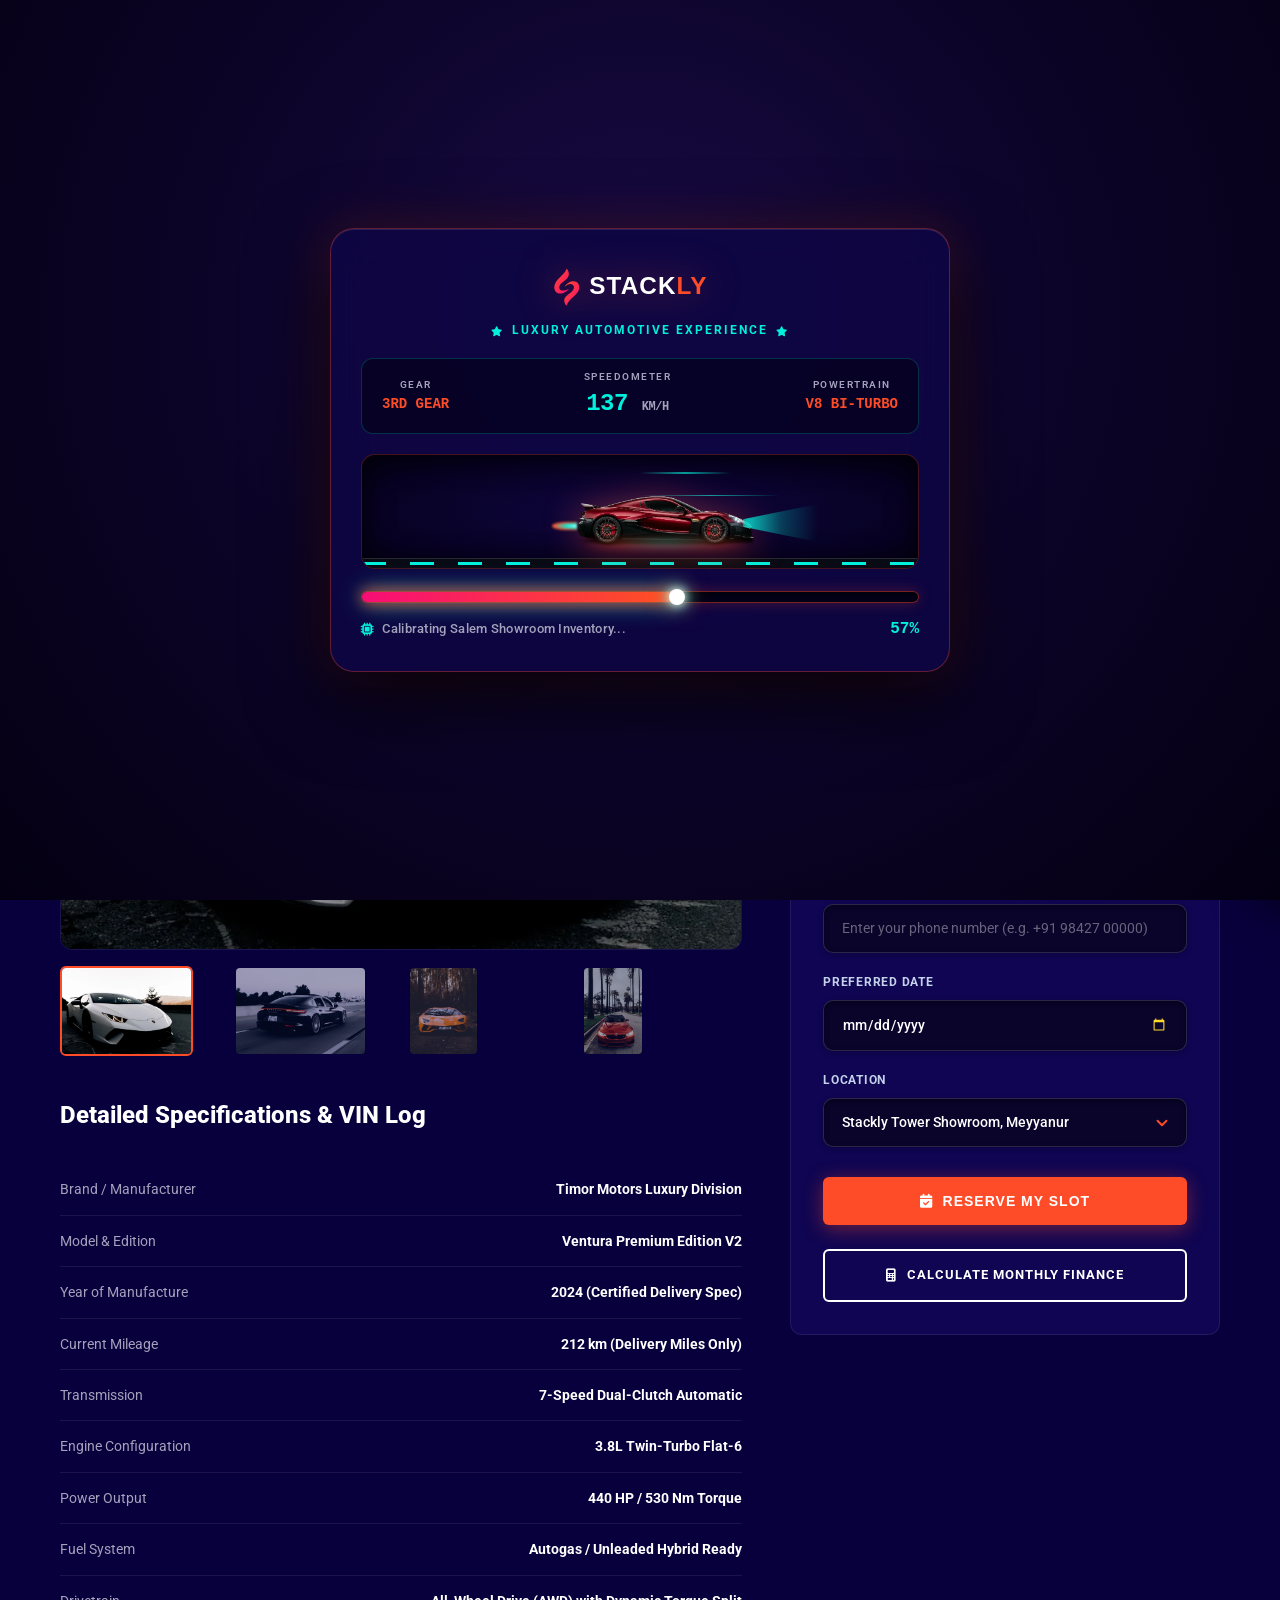
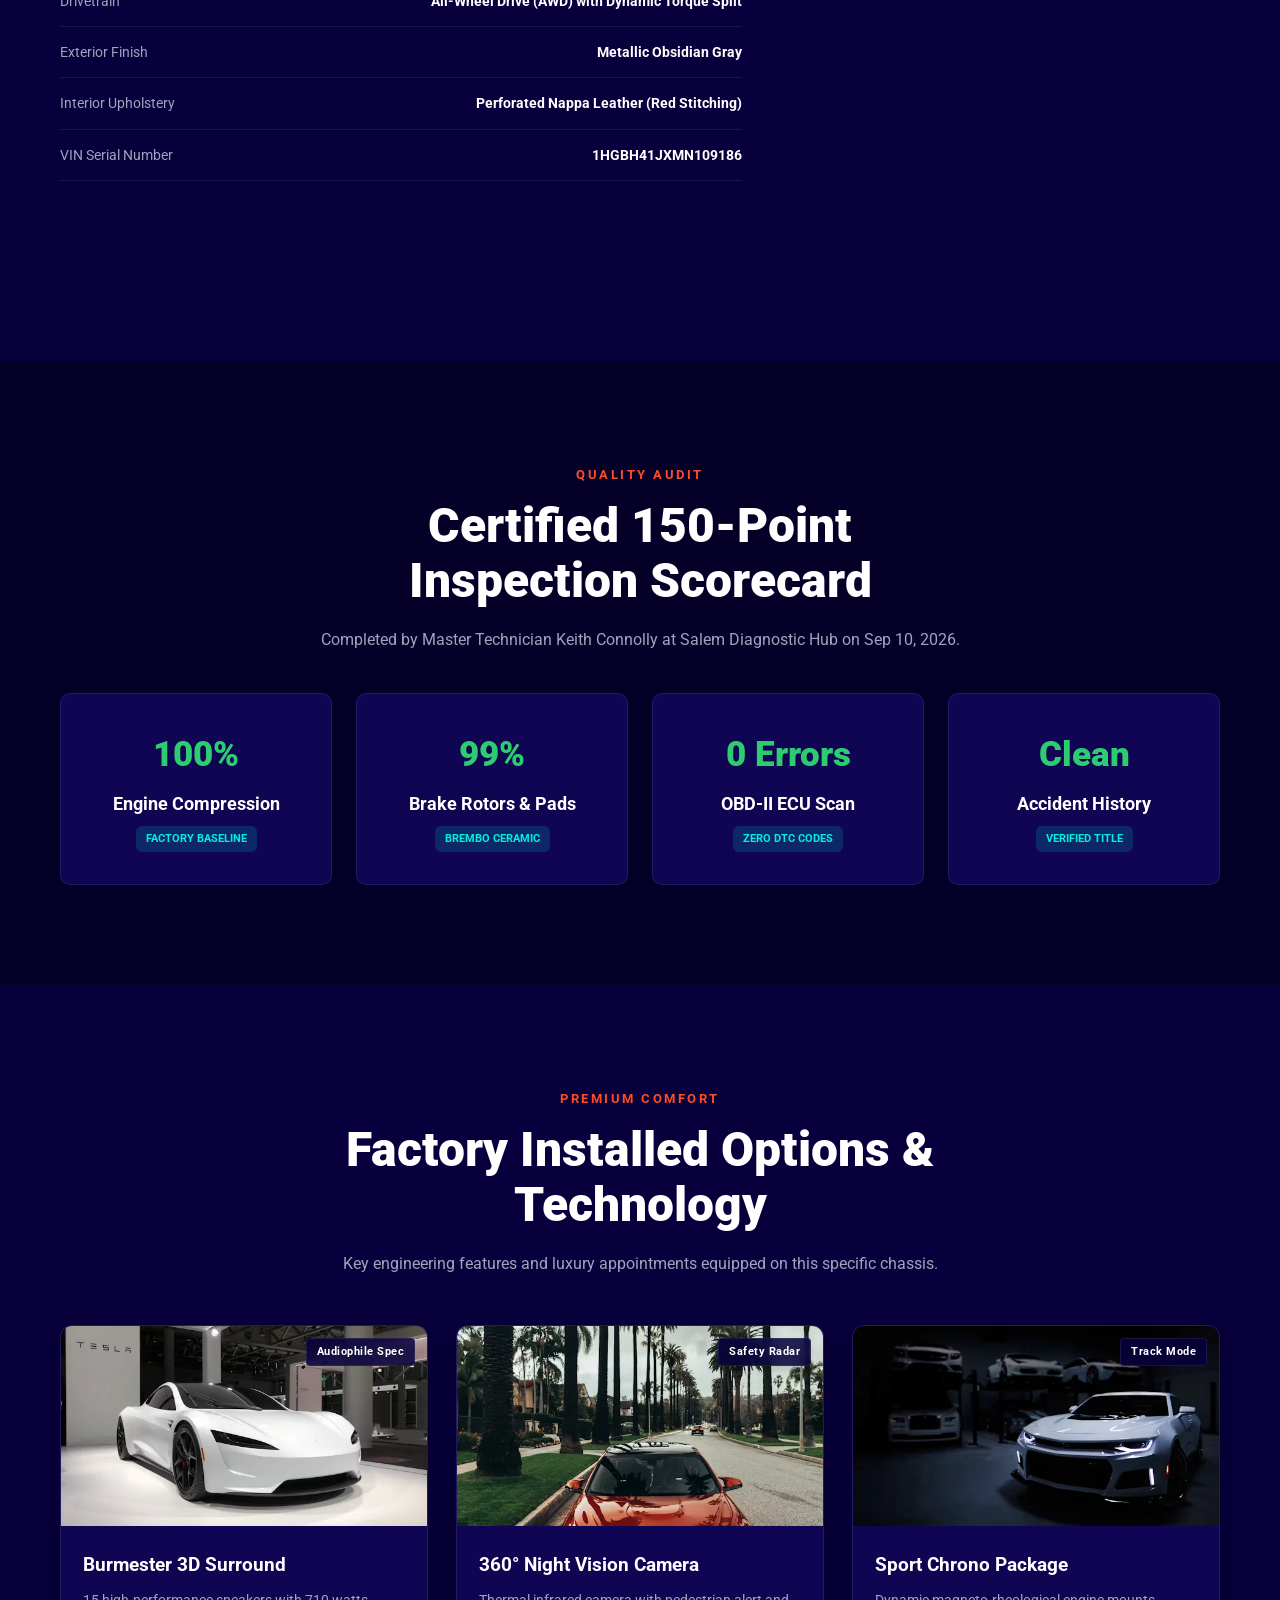
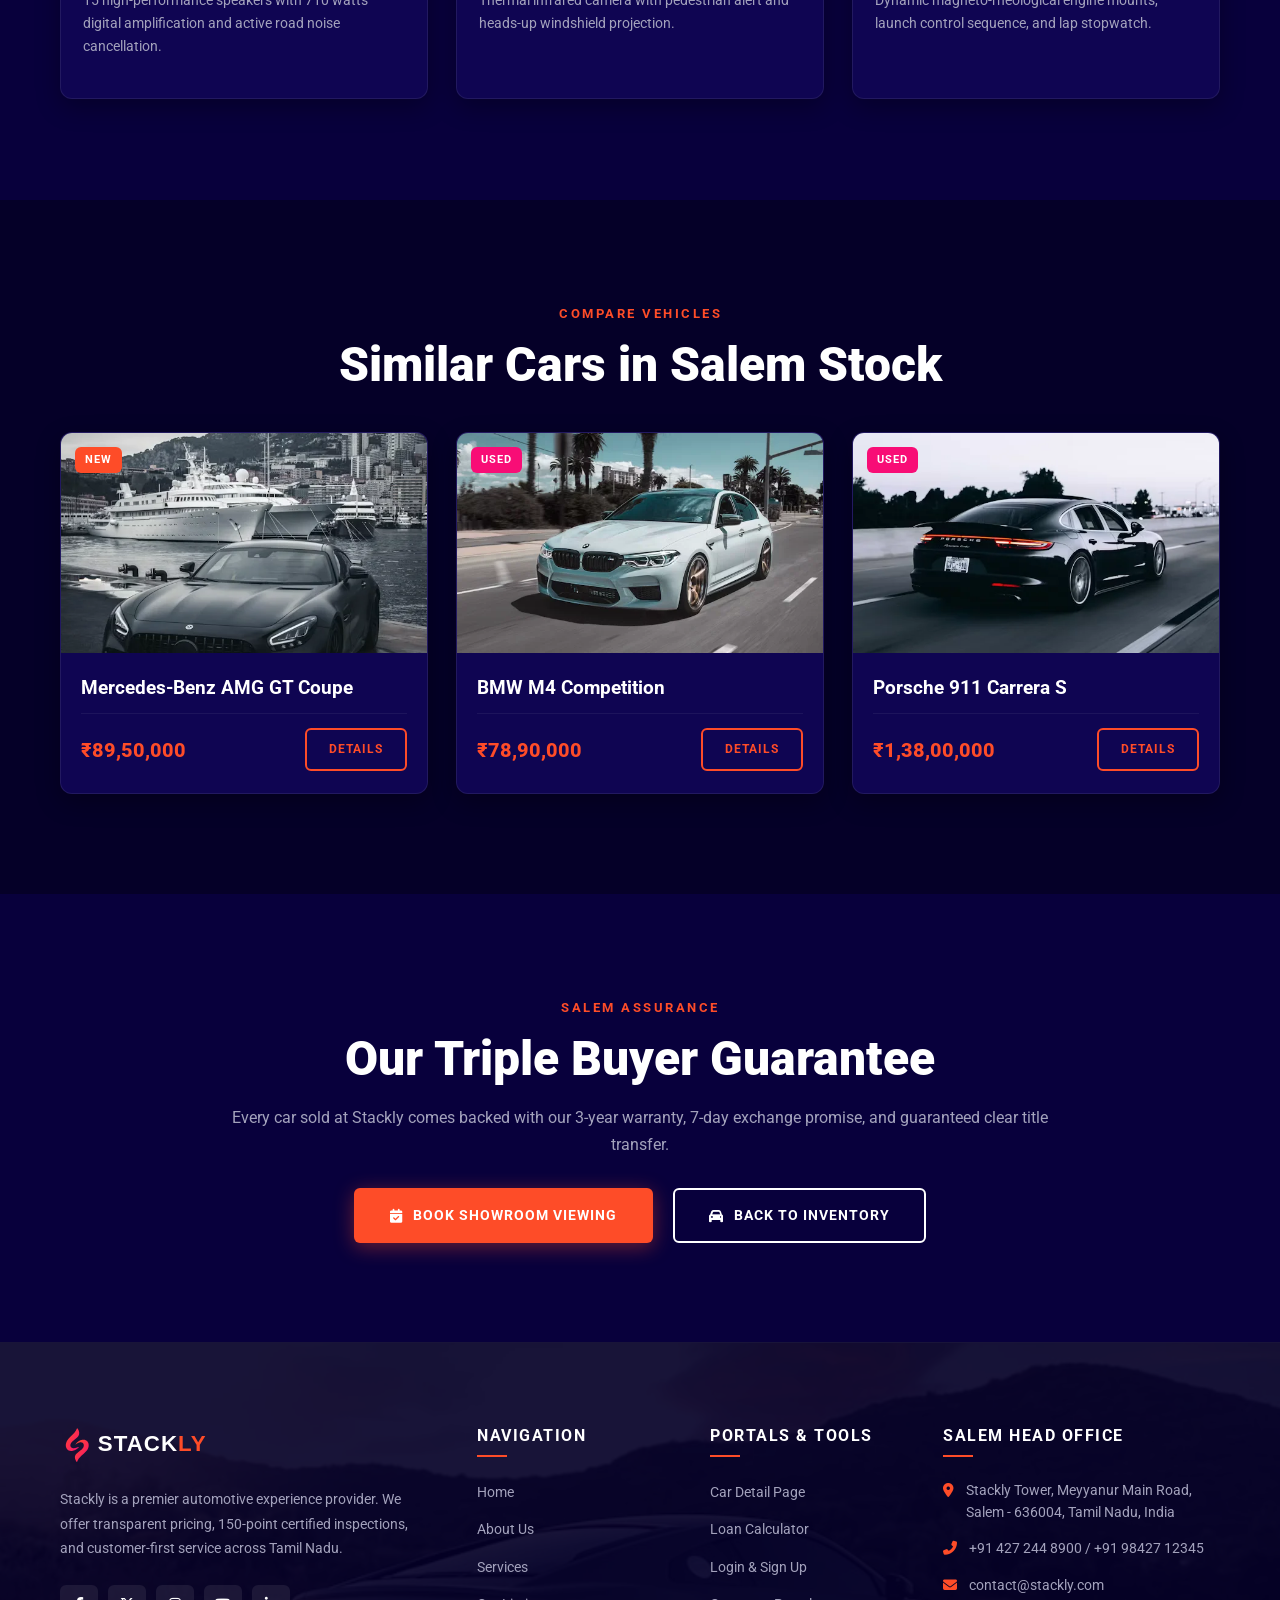
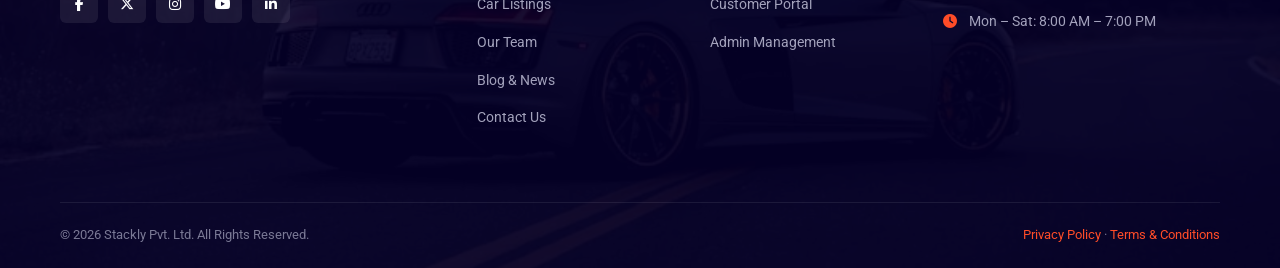
<file: detail.html>
<!DOCTYPE html>
<html lang="en">
<head>
  <meta charset="UTF-8"/>
  <meta name="viewport" content="width=device-width, initial-scale=1.0"/>
  <title>Timor Ventura Premium &ndash; Stackly</title>
  <link rel="stylesheet" href="https://cdnjs.cloudflare.com/ajax/libs/font-awesome/6.5.0/css/all.min.css"/>
  <link rel="stylesheet" href="style.css"/>
</head>
<body>

<!-- ==============================================================================
     STACKLY CINEMATIC 3-SECOND PHOTOREALISTIC SUPERCAR PRELOADER
     ============================================================================== -->
<div id="stacklyPreloader" class="stackly-preloader-overlay">
  <div class="preloader-cinematic-stage">
    <div class="preloader-top-brand">
      <img src="stackly-logo.svg" alt="Stackly" class="preloader-cinematic-logo"/>
      <div class="preloader-salem-badge"><i class="fas fa-star" style="color:var(--accent-cyan); font-size:10px;"></i> Luxury Automotive Experience <i class="fas fa-star" style="color:var(--accent-cyan); font-size:10px;"></i></div>
    </div>
    <div class="preloader-hud-display">
      <div class="hud-item">
        <span class="hud-label">GEAR</span>
        <span class="hud-value" id="hudGear">1ST GEAR</span>
      </div>
      <div class="hud-item hud-center">
        <span class="hud-label">SPEEDOMETER</span>
        <span class="hud-value-large"><span id="hudSpeed">0</span> <small>KM/H</small></span>
      </div>
      <div class="hud-item">
        <span class="hud-label">POWERTRAIN</span>
        <span class="hud-value" id="hudPower">V8 BI-TURBO</span>
      </div>
    </div>
    <div class="preloader-highway-stage" id="preloaderTrack">
      <div class="speed-streaks-layer">
        <span class="streak streak-1"></span>
        <span class="streak streak-2"></span>
        <span class="streak streak-3"></span>
        <span class="streak streak-4"></span>
      </div>
      <div class="preloader-supercar-wrapper" id="preloaderCar">
        <div class="supercar-headlight-cone"></div>
        <div class="supercar-underglow-neon"></div>
        <img src="assets/supercar-loader.webp" alt="Stackly Supercar" class="preloader-supercar-img"/>
        <div class="supercar-nitro-exhaust"><span class="nitro-flame"></span></div>
      </div>
      <div class="preloader-highway-road"><div class="highway-dashes"></div></div>
    </div>
    <div class="preloader-progress-console">
      <div class="progress-track-neon"><div class="progress-bar-neon" id="preloaderProgressBar"></div></div>
      <div class="progress-info-row">
        <span class="progress-status-msg" id="preloaderStatus"><i class="fas fa-tachometer-alt" style="color:var(--accent-pink);"></i> Igniting Twin-Turbo V8 Powertrain...</span>
        <span class="progress-percent-val" id="preloaderPercent">0%</span>
      </div>
    </div>
  </div>
</div>

<header id="site-header">
  <div class="header-inner">
    <a href="index.html" class="logo-link">
      <img src="stackly-logo.svg" alt="Stackly"/>
    </a>
    <ul class="nav-links">
      <li><a href="index.html" class="">Home</a></li>
      <li><a href="about.html" class="">About Us</a></li>
      <li><a href="service.html" class="">Service</a></li>
      <li class="has-dropdown">
        <a href="listing.html" class="active">Listing Car</a>
        <ul class="dropdown-panel">
          <li><a href="detail.html"><i class="fas fa-car-side"></i> Car Detail Page</a></li>
          <li><a href="financing.html"><i class="fas fa-calculator"></i> Financing &amp; Loan</a></li>
        </ul>
      </li>
      <li><a href="team.html" class="">Team</a></li>
      <li><a href="blog.html" class="">Blog</a></li>
      <li><a href="contact.html" class="">Contact</a></li>
    </ul>
    <div class="header-cta">
      <a href="login.html" id="authNavBtn" class="btn btn-outline btn-sm" style="border-color:var(--primary); color:var(--primary);"><i class="fas fa-sign-in-alt"></i> Login / Register</a>
      <a href="listing.html" class="btn btn-primary btn-sm">Inventory</a>
      <button class="mobile-toggle" id="mobileToggle" aria-label="Toggle Navigation"><i class="fas fa-bars"></i></button>
    </div>
  </div>
</header>

<div class="mobile-drawer-backdrop" id="mobileDrawerBackdrop"></div>
<div class="mobile-nav-drawer" id="mobileNavDrawer">
  <div class="mobile-drawer-header">
    <a href="index.html" class="drawer-logo">
      <img src="stackly-logo.svg" alt="Stackly" style="height:32px;"/>
    </a>
    <button class="drawer-close" id="drawerClose" aria-label="Close Menu">&times;</button>
  </div>

  <div class="mobile-drawer-body">
    <nav class="mobile-menu-list">
      <a href="index.html" class="mobile-menu-link"><i class="fas fa-home"></i> Home</a>
      <a href="about.html" class="mobile-menu-link"><i class="fas fa-info-circle"></i> About Us</a>
      <a href="service.html" class="mobile-menu-link"><i class="fas fa-cogs"></i> Services</a>
      <a href="listing.html" class="mobile-menu-link"><i class="fas fa-car"></i> Listing Car</a>
      <div class="mobile-submenu">
        <a href="detail.html" class="mobile-sublink"><i class="fas fa-angle-right"></i> Car Detail Page</a>
        <a href="financing.html" class="mobile-sublink"><i class="fas fa-angle-right"></i> Financing &amp; Loan</a>
      </div>
      <a href="team.html" class="mobile-menu-link"><i class="fas fa-users"></i> Team</a>
      <a href="blog.html" class="mobile-menu-link"><i class="fas fa-newspaper"></i> Blog</a>
      <a href="contact.html" class="mobile-menu-link"><i class="fas fa-envelope"></i> Contact</a>
    </nav>

    <div class="mobile-drawer-actions">
      <a href="login.html" class="btn btn-outline btn-sm mobile-action-btn" style="border-color:var(--primary); color:var(--primary); width:100%; justify-content:center;">
        <i class="fas fa-user-circle"></i> Login / Register
      </a>
      <a href="listing.html" class="btn btn-primary btn-sm mobile-action-btn" style="width:100%; justify-content:center;">
        <i class="fas fa-warehouse"></i> Browse Inventory
      </a>
    </div>

    <div class="mobile-drawer-contact">
      <div class="drawer-contact-item">
        <i class="fas fa-phone-alt"></i>
        <div>
          <small style="display:block; color:var(--text-muted); font-size:11px;">Helpline</small>
          <strong style="color:#fff; font-size:13px;">+91 98427 12345</strong>
        </div>
      </div>
      <div class="drawer-contact-item">
        <i class="fas fa-map-marker-alt"></i>
        <div>
          <small style="display:block; color:var(--text-muted); font-size:11px;">Showroom</small>
          <span style="color:#fff; font-size:13px;">Meyyanur Main Rd, Salem</span>
        </div>
      </div>
    </div>

    <div class="mobile-drawer-social">
      <a href="https://facebook.com" target="_blank" rel="noopener noreferrer" aria-label="Facebook"><i class="fab fa-facebook-f"></i></a>
      <a href="https://x.com" target="_blank" rel="noopener noreferrer" aria-label="X"><i class="fab fa-x-twitter"></i></a>
      <a href="https://instagram.com" target="_blank" rel="noopener noreferrer" aria-label="Instagram"><i class="fab fa-instagram"></i></a>
      <a href="https://youtube.com" target="_blank" rel="noopener noreferrer" aria-label="YouTube"><i class="fab fa-youtube"></i></a>
      <a href="https://linkedin.com" target="_blank" rel="noopener noreferrer" aria-label="LinkedIn"><i class="fab fa-linkedin-in"></i></a>
    </div>
  </div>
</div>

<div class="page-hero-banner">
  <div class="container banner-content">
    <h1 class="section-title">Timor Ventura Premium Edition</h1>
    <div class="breadcrumbs">
      <a href="index.html">Home</a>
      <span>/</span>
      <a href="listing.html">Listing Car</a>
      <span>/</span>
      <span>Timor Ventura</span>
    </div>
  </div>
</div>

<!-- SECTION 1: DUAL MEDIA GALLERY & VIP BOOKING PANEL -->
<section class="section-pad">
  <div class="container">
    <div class="detail-dual-layout">
      <div>
        <div class="detail-main-img-box reveal-on-scroll">
          <img id="detailMainImg" src="assets/sport-car-1-e1623321077599-2b4e7.webp" alt="Timor Ventura"/>
        </div>
        
        <div class="gallery-thumbs-row reveal-on-scroll">
          <img class="gallery-thumb-click active" src="assets/sport-car-1-e1623321077599-2b4e7.webp" alt="Angle 1"/>
          <img class="gallery-thumb-click" src="assets/luxury-silver-sports-car-241de.webp" alt="Angle 2"/>
          <img class="gallery-thumb-click" src="assets/studio-shot-of-three-dimensional-yellow-convertible-fd38c.webp" alt="Angle 3"/>
          <img class="gallery-thumb-click" src="assets/white-smart-car-07bdf.webp" alt="Angle 4"/>
        </div>

        <div style="margin-top: 40px;" class="reveal-on-scroll">
          <h3 style="font-size: 1.5rem; font-weight: 800; margin-bottom: 20px;">Detailed Specifications &amp; VIN Log</h3>
          <table class="specs-detail-table">
            <tr><td>Brand / Manufacturer</td><td>Timor Motors Luxury Division</td></tr>
            <tr><td>Model &amp; Edition</td><td>Ventura Premium Edition V2</td></tr>
            <tr><td>Year of Manufacture</td><td>2024 (Certified Delivery Spec)</td></tr>
            <tr><td>Current Mileage</td><td>212 km (Delivery Miles Only)</td></tr>
            <tr><td>Transmission</td><td>7-Speed Dual-Clutch Automatic</td></tr>
            <tr><td>Engine Configuration</td><td>3.8L Twin-Turbo Flat-6</td></tr>
            <tr><td>Power Output</td><td>440 HP / 530 Nm Torque</td></tr>
            <tr><td>Fuel System</td><td>Autogas / Unleaded Hybrid Ready</td></tr>
            <tr><td>Drivetrain</td><td>All-Wheel Drive (AWD) with Dynamic Torque Split</td></tr>
            <tr><td>Exterior Finish</td><td>Metallic Obsidian Gray</td></tr>
            <tr><td>Interior Upholstery</td><td>Perforated Nappa Leather (Red Stitching)</td></tr>
            <tr><td>VIN Serial Number</td><td>1HGBH41JXMN109186</td></tr>
          </table>
        </div>
      </div>

      <div>
        <div class="detail-sidebar-card reveal-on-scroll">
          <div class="detail-pricing-panel">
            <span style="font-size: 12px; color: var(--text-dim); text-decoration: line-through;">MSRP: ₹1,25,49,000</span>
            <div style="font-size: 2.4rem; font-weight: 900; color: var(--primary); margin: 4px 0;">₹1,24,49,000</div>
            <span style="color: var(--accent-cyan); font-size: 13px; font-weight: 700;"><i class="fas fa-check-circle"></i> Instant Online Savings: ₹1,00,000</span>
          </div>

          <h3 style="font-size: 1.2rem; margin-bottom: 16px;">Schedule VIP Test Drive in Salem</h3>
          <form id="detailTestDriveForm" onsubmit="handleDetailBooking(event)">
            <div class="form-field-group">
              <label>Full Name</label>
              <input type="text" id="detailDriveName" placeholder="Enter your full name (e.g. John Doe)" required/>
            </div>
            <div class="form-field-group">
              <label>Phone Number</label>
              <input type="tel" id="detailDrivePhone" placeholder="Enter your phone number (e.g. +91 98427 00000)" required/>
            </div>
            <div class="form-field-group">
              <label>Preferred Date</label>
              <input type="date" id="detailDriveDate" placeholder="Select test drive date (YYYY-MM-DD)" required/>
            </div>
            <div class="form-field-group">
              <label>Location</label>
              <select id="detailDriveLoc">
                <option>Stackly Tower Showroom, Meyyanur</option>
                <option>Doorstep Delivery (Home / Office in Salem)</option>
              </select>
            </div>
            <button type="submit" class="btn btn-primary" style="width: 100%; margin-top: 10px;"><i class="fas fa-calendar-check"></i> Reserve My Slot</button>
          </form>

          <div style="margin-top: 24px; text-align: center;">
            <a href="financing.html" class="btn btn-outline" style="width: 100%; font-size: 13px;"><i class="fas fa-calculator"></i> Calculate Monthly Finance</a>
          </div>
        </div>
      </div>
    </div>
  </div>
</section>

<!-- SECTION 2: 150-POINT INSPECTION SCORECARD FOR THIS CAR -->
<section class="section-pad" style="background: var(--bg-darker);">
  <div class="container">
    <div style="text-align:center; max-width:650px; margin:0 auto 40px;" class="reveal-on-scroll">
      <span class="badge-tag">Quality Audit</span>
      <h2 class="section-title">Certified 150-Point Inspection Scorecard</h2>
      <p class="section-desc">Completed by Master Technician Keith Connolly at Salem Diagnostic Hub on Sep 10, 2026.</p>
    </div>
    <div class="features-grid-4">
      <div class="feature-box-glass reveal-on-scroll stagger-1" style="text-align:center;">
        <div style="font-size:2.2rem; font-weight:900; color:#2ecc71; margin-bottom:8px;">100%</div>
        <h4 style="font-size:1.1rem; margin-bottom:6px;">Engine Compression</h4>
        <span class="status-tag status-confirmed">Factory Baseline</span>
      </div>
      <div class="feature-box-glass reveal-on-scroll stagger-2" style="text-align:center;">
        <div style="font-size:2.2rem; font-weight:900; color:#2ecc71; margin-bottom:8px;">99%</div>
        <h4 style="font-size:1.1rem; margin-bottom:6px;">Brake Rotors &amp; Pads</h4>
        <span class="status-tag status-confirmed">Brembo Ceramic</span>
      </div>
      <div class="feature-box-glass reveal-on-scroll stagger-3" style="text-align:center;">
        <div style="font-size:2.2rem; font-weight:900; color:#2ecc71; margin-bottom:8px;">0 Errors</div>
        <h4 style="font-size:1.1rem; margin-bottom:6px;">OBD-II ECU Scan</h4>
        <span class="status-tag status-confirmed">Zero DTC Codes</span>
      </div>
      <div class="feature-box-glass reveal-on-scroll stagger-4" style="text-align:center;">
        <div style="font-size:2.2rem; font-weight:900; color:#2ecc71; margin-bottom:8px;">Clean</div>
        <h4 style="font-size:1.1rem; margin-bottom:6px;">Accident History</h4>
        <span class="status-tag status-confirmed">Verified Title</span>
      </div>
    </div>
  </div>
</section>

<!-- SECTION 3: KEY HIGHLIGHTS & FEATURES (CARD VIEW) -->
<section class="section-pad">
  <div class="container">
    <div style="text-align:center; max-width:650px; margin:0 auto 48px;" class="reveal-on-scroll">
      <span class="badge-tag">Premium Comfort</span>
      <h2 class="section-title">Factory Installed Options &amp; Technology</h2>
      <p class="section-desc">Key engineering features and luxury appointments equipped on this specific chassis.</p>
    </div>
    <div class="features-grid-3">
      <div class="premium-card reveal-on-scroll stagger-1">
        <div class="card-thumb-wrap">
          <img src="assets/photo-1617788138017-80ad40651399-3aff2.webp" alt="Burmester Audio" class="premium-card-img"/>
          <span class="card-thumb-badge">Audiophile Spec</span>
        </div>
        <div class="premium-card-body">
          <h3 class="premium-card-title">Burmester 3D Surround</h3>
          <p class="premium-card-desc">15 high-performance speakers with 710 watts digital amplification and active road noise cancellation.</p>
        </div>
      </div>

      <div class="premium-card reveal-on-scroll stagger-2">
        <div class="card-thumb-wrap">
          <img src="assets/photo-1549399542-7e3f8b79c341-bda15.webp" alt="Night Vision & HUD" class="premium-card-img"/>
          <span class="card-thumb-badge">Safety Radar</span>
        </div>
        <div class="premium-card-body">
          <h3 class="premium-card-title">360&deg; Night Vision Camera</h3>
          <p class="premium-card-desc">Thermal infrared camera with pedestrian alert and heads-up windshield projection.</p>
        </div>
      </div>

      <div class="premium-card reveal-on-scroll stagger-3">
        <div class="card-thumb-wrap">
          <img src="assets/photo-1492144534655-ae79c964c9d7-7a2a0.webp" alt="Sport Chrono" class="premium-card-img"/>
          <span class="card-thumb-badge">Track Mode</span>
        </div>
        <div class="premium-card-body">
          <h3 class="premium-card-title">Sport Chrono Package</h3>
          <p class="premium-card-desc">Dynamic magneto-rheological engine mounts, launch control sequence, and lap stopwatch.</p>
        </div>
      </div>
    </div>
  </div>
</section>

<!-- SECTION 4: SIMILAR ALTERNATIVE VEHICLES -->
<section class="section-pad" style="background: var(--bg-darker);">
  <div class="container">
    <div style="text-align:center; margin-bottom:40px;" class="reveal-on-scroll">
      <span class="badge-tag">Compare Vehicles</span>
      <h2 class="section-title">Similar Cars in Salem Stock</h2>
    </div>
    <div class="features-grid-3">
      <div class="car-inventory-tile reveal-on-scroll stagger-1">
        <div class="car-thumb-wrap">
          <img src="assets/photo-1617814076367-b759c7d7e738-2188a.webp" alt="Mercedes AMG"/>
          <span class="condition-pill">New</span>
        </div>
        <div class="car-meta-body">
          <h3 class="car-name-heading"><a href="detail.html">Mercedes-Benz AMG GT Coupe</a></h3>
          <div class="pricing-row">
            <div><div class="net-price-val">₹89,50,000</div></div>
            <a href="detail.html" class="btn btn-outline-primary btn-sm">Details</a>
          </div>
        </div>
      </div>
      <div class="car-inventory-tile reveal-on-scroll stagger-2">
        <div class="car-thumb-wrap">
          <img src="assets/photo-1555215695-3004980ad54e-b8d80.webp" alt="BMW M4"/>
          <span class="condition-pill condition-used">Used</span>
        </div>
        <div class="car-meta-body">
          <h3 class="car-name-heading"><a href="detail.html">BMW M4 Competition</a></h3>
          <div class="pricing-row">
            <div><div class="net-price-val">₹78,90,000</div></div>
            <a href="detail.html" class="btn btn-outline-primary btn-sm">Details</a>
          </div>
        </div>
      </div>
      <div class="car-inventory-tile reveal-on-scroll stagger-3">
        <div class="car-thumb-wrap">
          <img src="assets/photo-1503376780353-7e6692767b70-bd819.webp" alt="Porsche 911"/>
          <span class="condition-pill condition-used">Used</span>
        </div>
        <div class="car-meta-body">
          <h3 class="car-name-heading"><a href="detail.html">Porsche 911 Carrera S</a></h3>
          <div class="pricing-row">
            <div><div class="net-price-val">₹1,38,00,000</div></div>
            <a href="detail.html" class="btn btn-outline-primary btn-sm">Details</a>
          </div>
        </div>
      </div>
    </div>
  </div>
</section>

<!-- SECTION 5: BUYING GUARANTEES IN SALEM -->
<section class="section-pad">
  <div class="container" style="max-width:860px; text-align:center;">
    <div class="reveal-on-scroll">
      <span class="badge-tag">Salem Assurance</span>
      <h2 class="section-title">Our Triple Buyer Guarantee</h2>
      <p class="section-desc" style="margin-bottom:30px;">Every car sold at Stackly comes backed with our 3-year warranty, 7-day exchange promise, and guaranteed clear title transfer.</p>
      <div style="display:flex; justify-content:center; gap:20px; flex-wrap:wrap;">
        <a href="contact.html" class="btn btn-primary"><i class="fas fa-calendar-check"></i> Book Showroom Viewing</a>
        <a href="listing.html" class="btn btn-outline"><i class="fas fa-car"></i> Back To Inventory</a>
      </div>
    </div>
  </div>
</section>

<footer id="site-footer">
  <div class="container footer-content-wrap">
    <div class="footer-columns-grid">
      <div>
        <div class="footer-logo">
          <img src="stackly-logo.svg" alt="Stackly"/>
        </div>
        <p class="footer-about-text">Stackly is a premier automotive experience provider. We offer transparent pricing, 150-point certified inspections, and customer-first service across Tamil Nadu.</p>
        <div class="footer-social-icons">
          <a href="https://facebook.com" target="_blank" rel="noopener noreferrer" aria-label="Facebook"><i class="fab fa-facebook-f"></i></a>
          <a href="https://x.com" target="_blank" rel="noopener noreferrer" aria-label="X"><i class="fab fa-x-twitter"></i></a>
          <a href="https://instagram.com" target="_blank" rel="noopener noreferrer" aria-label="Instagram"><i class="fab fa-instagram"></i></a>
          <a href="https://youtube.com" target="_blank" rel="noopener noreferrer" aria-label="YouTube"><i class="fab fa-youtube"></i></a>
          <a href="https://linkedin.com" target="_blank" rel="noopener noreferrer" aria-label="LinkedIn"><i class="fab fa-linkedin-in"></i></a>
        </div>
      </div>
      <div>
        <h4 class="footer-col-header">Navigation</h4>
        <ul class="footer-nav-links">
          <li><a href="index.html">Home</a></li>
          <li><a href="about.html">About Us</a></li>
          <li><a href="service.html">Services</a></li>
          <li><a href="listing.html">Car Listings</a></li>
          <li><a href="team.html">Our Team</a></li>
          <li><a href="blog.html">Blog &amp; News</a></li>
          <li><a href="contact.html">Contact Us</a></li>
        </ul>
      </div>
      <div>
        <h4 class="footer-col-header">Portals &amp; Tools</h4>
        <ul class="footer-nav-links">
          <li><a href="detail.html">Car Detail Page</a></li>
          <li><a href="financing.html">Loan Calculator</a></li>
          <li><a href="login.html">Login &amp; Sign Up</a></li>
          <li><a href="customer-dashboard.html">Customer Portal</a></li>
          <li><a href="admin-dashboard.html">Admin Management</a></li>
        </ul>
      </div>
      <div>
        <h4 class="footer-col-header">Salem Head Office</h4>
        <ul class="footer-contact-items">
          <li><i class="fas fa-map-marker-alt"></i><span>Stackly Tower, Meyyanur Main Road, Salem - 636004, Tamil Nadu, India</span></li>
          <li><i class="fas fa-phone-alt"></i><span>+91 427 244 8900 / +91 98427 12345</span></li>
          <li><i class="fas fa-envelope"></i><span>contact@stackly.com</span></li>
          <li><i class="fas fa-clock"></i><span>Mon &ndash; Sat: 8:00 AM &ndash; 7:00 PM</span></li>
        </ul>
      </div>
    </div>
    <div class="footer-copyright-bar">
      <span>&copy; 2026 Stackly Pvt. Ltd. All Rights Reserved.</span>
      <span><a href="#">Privacy Policy</a> &middot; <a href="#">Terms &amp; Conditions</a></span>
    </div>
  </div>
</footer>

<button id="scrollTopBtn" aria-label="Scroll to top"><i class="fas fa-arrow-up"></i></button>

<div id="videoModalWrapper">
  <div class="video-modal-inner">
    <button class="video-close-trigger" id="videoCloseTrigger">&times; Close</button>
    <iframe id="videoFrame" width="100%" height="100%" src="about:blank" frameborder="0" allow="autoplay; encrypted-media" allowfullscreen style="border-radius:10px;"></iframe>
  </div>
</div>
<script src="script.js"></script>
</body>
</html>
</file>
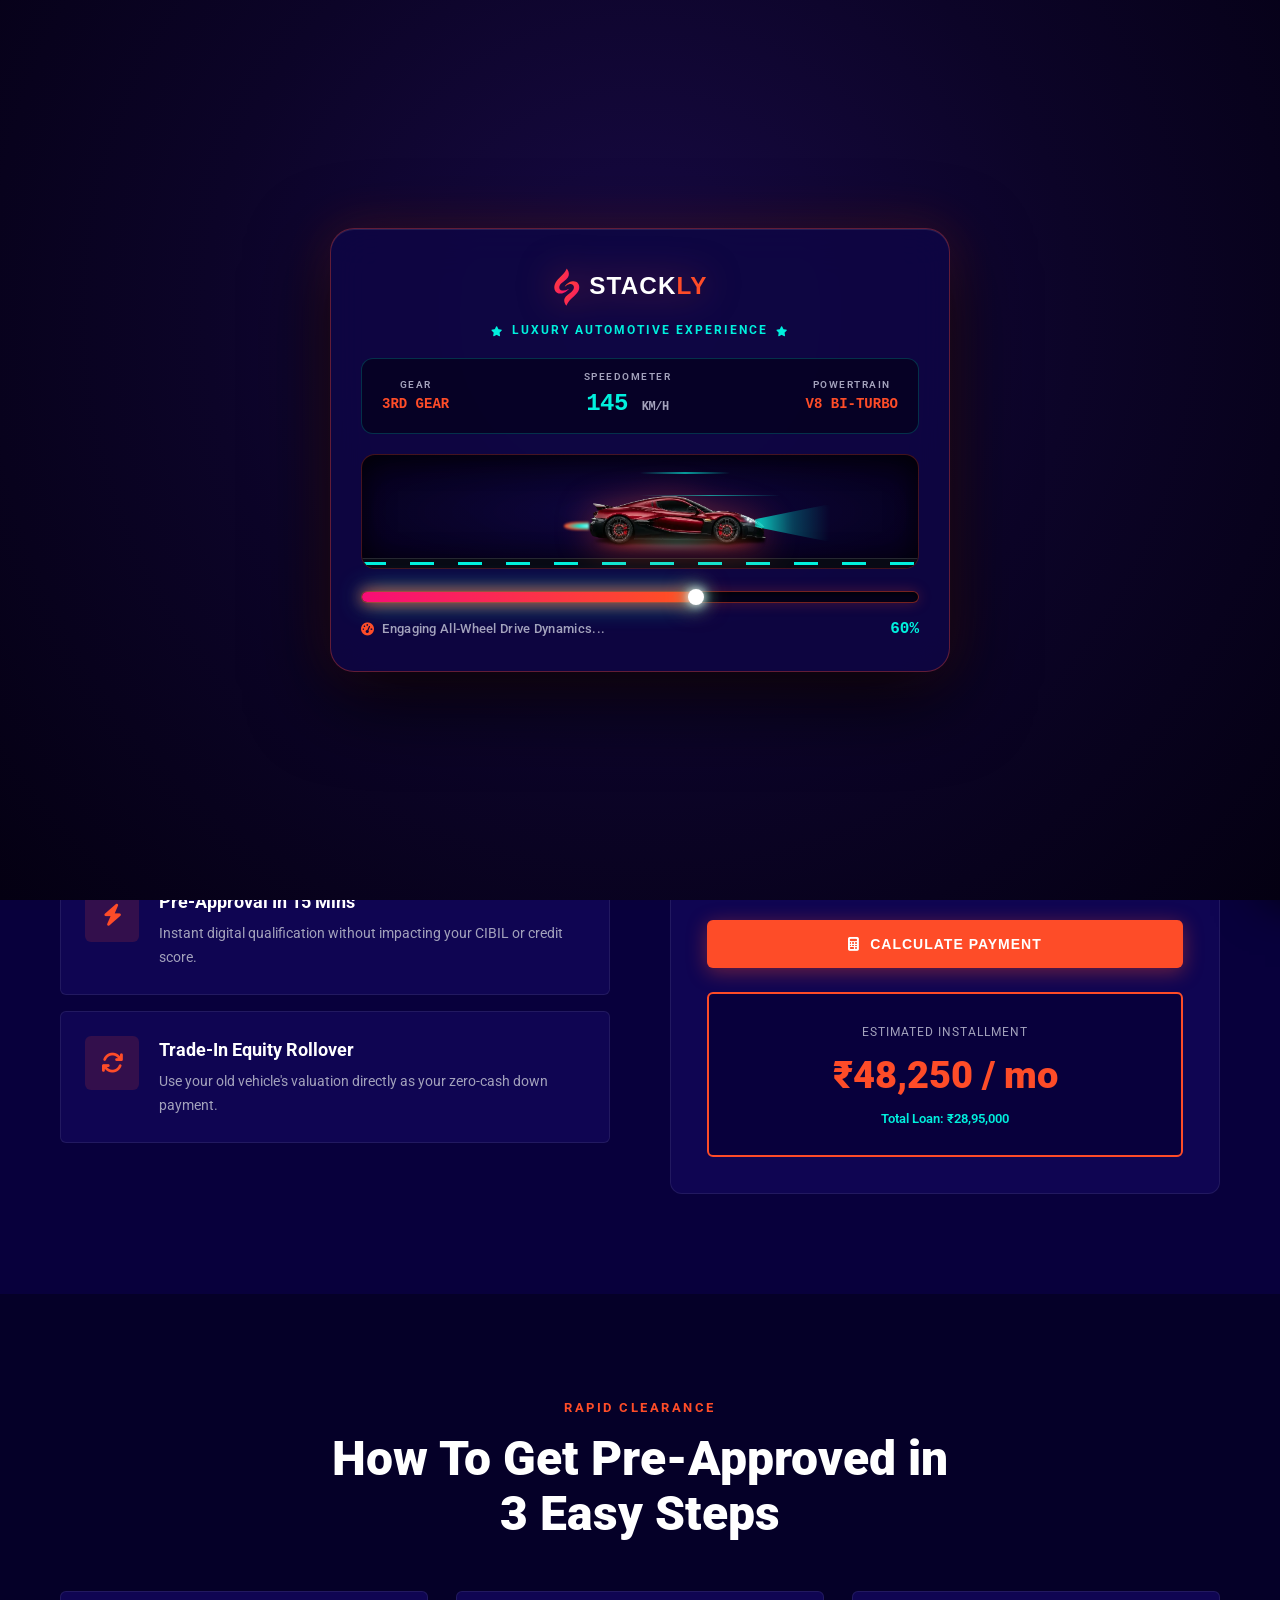
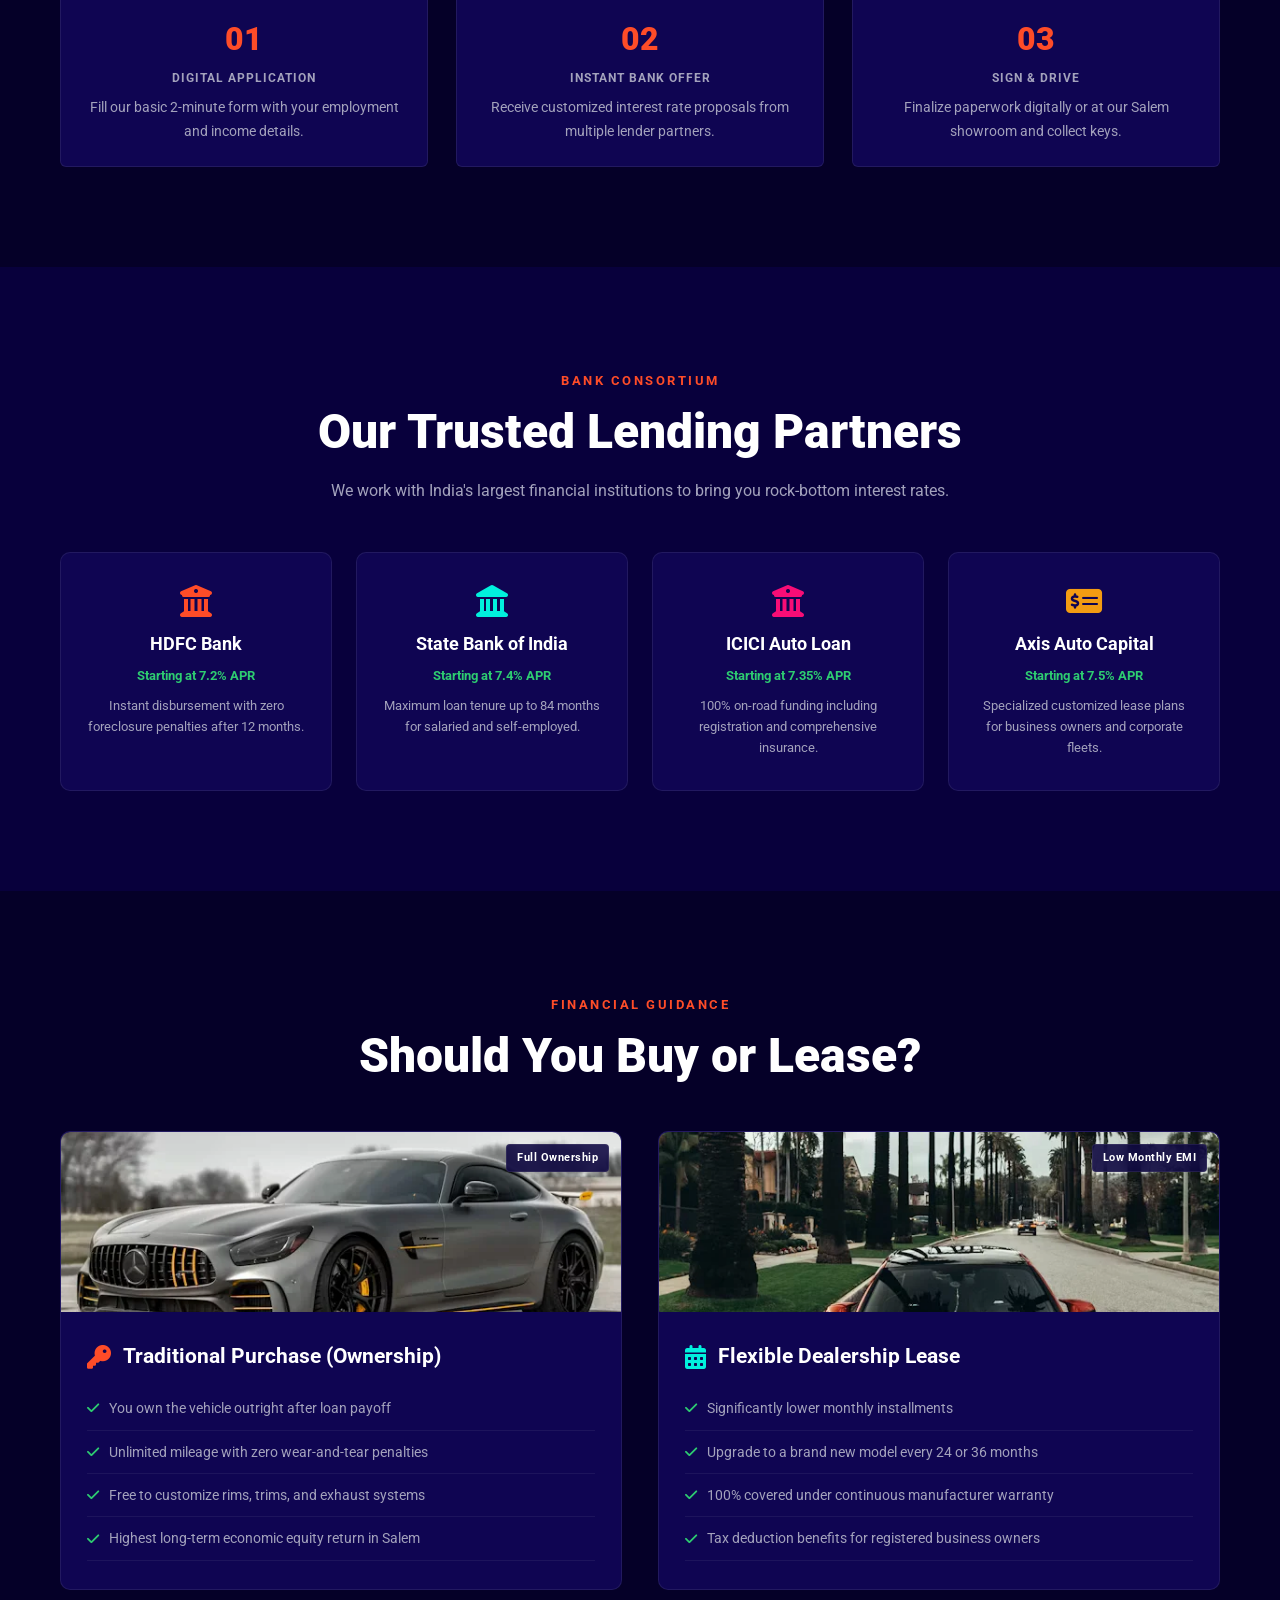
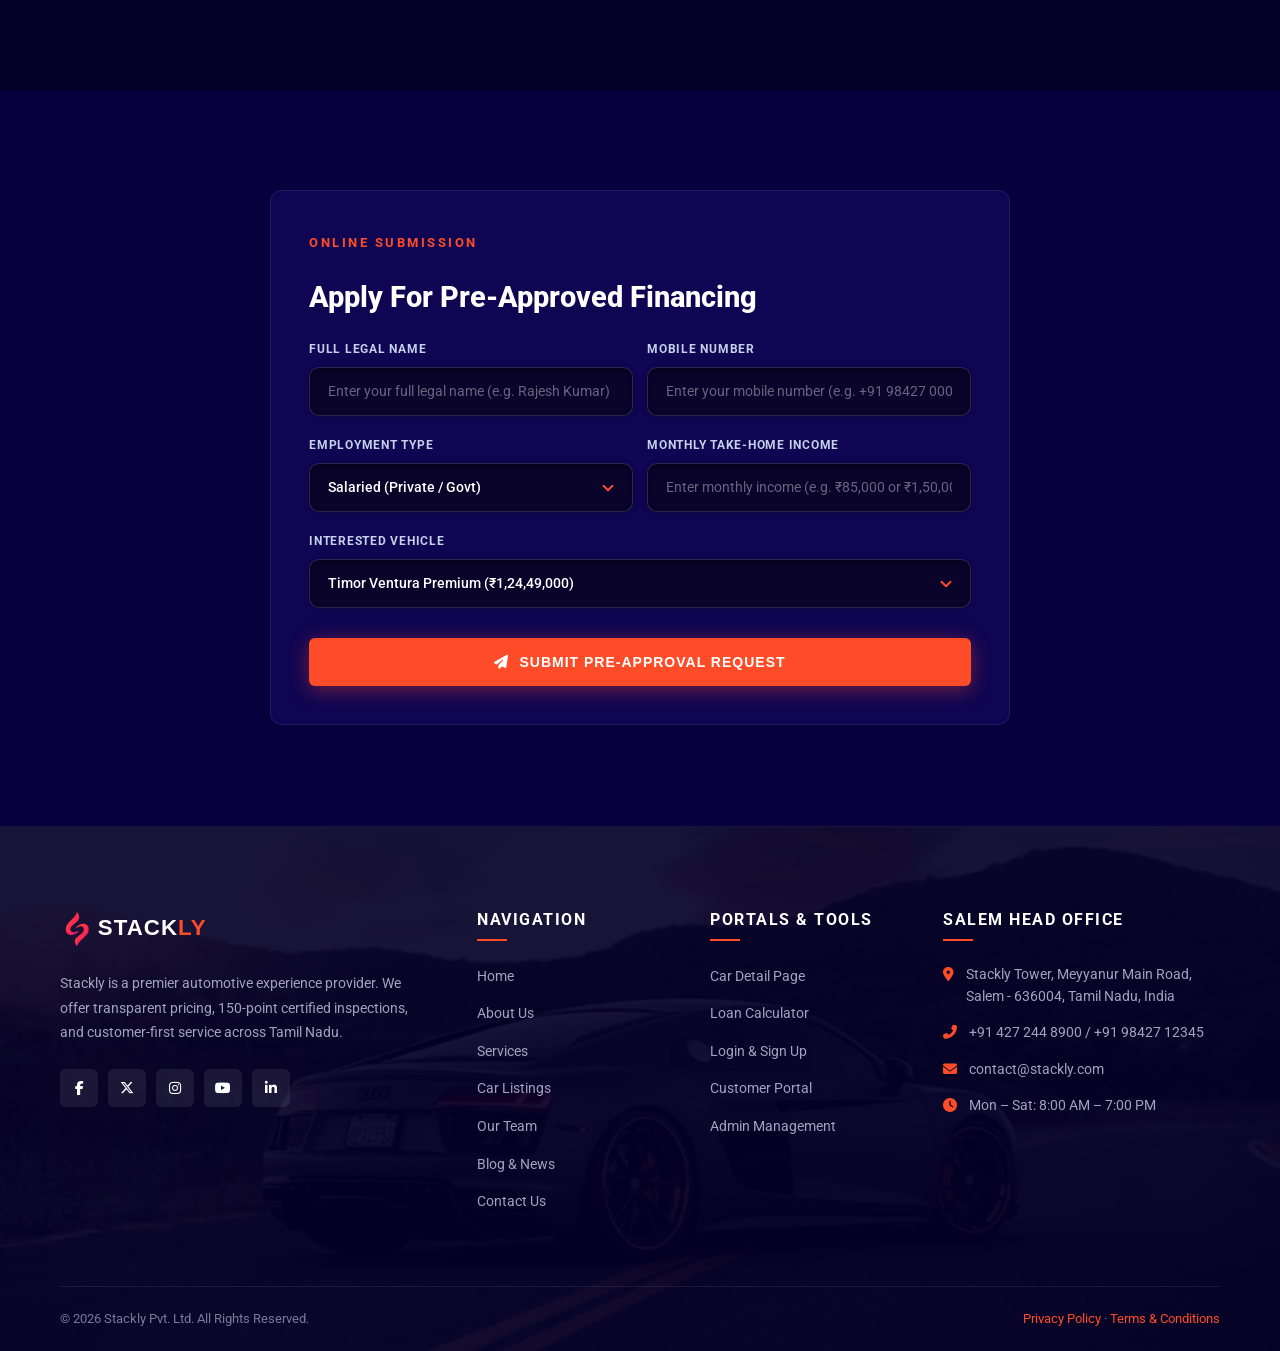
<file: financing.html>
<!DOCTYPE html>
<html lang="en">
<head>
  <meta charset="UTF-8"/>
  <meta name="viewport" content="width=device-width, initial-scale=1.0"/>
  <title>Auto Financing &ndash; Stackly</title>
  <link rel="stylesheet" href="https://cdnjs.cloudflare.com/ajax/libs/font-awesome/6.5.0/css/all.min.css"/>
  <link rel="stylesheet" href="style.css"/>
</head>
<body>

<!-- ==============================================================================
     STACKLY CINEMATIC 3-SECOND PHOTOREALISTIC SUPERCAR PRELOADER
     ============================================================================== -->
<div id="stacklyPreloader" class="stackly-preloader-overlay">
  <div class="preloader-cinematic-stage">
    <div class="preloader-top-brand">
      <img src="stackly-logo.svg" alt="Stackly" class="preloader-cinematic-logo"/>
      <div class="preloader-salem-badge"><i class="fas fa-star" style="color:var(--accent-cyan); font-size:10px;"></i> Luxury Automotive Experience <i class="fas fa-star" style="color:var(--accent-cyan); font-size:10px;"></i></div>
    </div>
    <div class="preloader-hud-display">
      <div class="hud-item">
        <span class="hud-label">GEAR</span>
        <span class="hud-value" id="hudGear">1ST GEAR</span>
      </div>
      <div class="hud-item hud-center">
        <span class="hud-label">SPEEDOMETER</span>
        <span class="hud-value-large"><span id="hudSpeed">0</span> <small>KM/H</small></span>
      </div>
      <div class="hud-item">
        <span class="hud-label">POWERTRAIN</span>
        <span class="hud-value" id="hudPower">V8 BI-TURBO</span>
      </div>
    </div>
    <div class="preloader-highway-stage" id="preloaderTrack">
      <div class="speed-streaks-layer">
        <span class="streak streak-1"></span>
        <span class="streak streak-2"></span>
        <span class="streak streak-3"></span>
        <span class="streak streak-4"></span>
      </div>
      <div class="preloader-supercar-wrapper" id="preloaderCar">
        <div class="supercar-headlight-cone"></div>
        <div class="supercar-underglow-neon"></div>
        <img src="assets/supercar-loader.webp" alt="Stackly Supercar" class="preloader-supercar-img"/>
        <div class="supercar-nitro-exhaust"><span class="nitro-flame"></span></div>
      </div>
      <div class="preloader-highway-road"><div class="highway-dashes"></div></div>
    </div>
    <div class="preloader-progress-console">
      <div class="progress-track-neon"><div class="progress-bar-neon" id="preloaderProgressBar"></div></div>
      <div class="progress-info-row">
        <span class="progress-status-msg" id="preloaderStatus"><i class="fas fa-tachometer-alt" style="color:var(--accent-pink);"></i> Igniting Twin-Turbo V8 Powertrain...</span>
        <span class="progress-percent-val" id="preloaderPercent">0%</span>
      </div>
    </div>
  </div>
</div>

<header id="site-header">
  <div class="header-inner">
    <a href="index.html" class="logo-link">
      <img src="stackly-logo.svg" alt="Stackly"/>
    </a>
    <ul class="nav-links">
      <li><a href="index.html" class="">Home</a></li>
      <li><a href="about.html" class="">About Us</a></li>
      <li><a href="service.html" class="">Service</a></li>
      <li class="has-dropdown">
        <a href="listing.html" class="active">Listing Car</a>
        <ul class="dropdown-panel">
          <li><a href="detail.html"><i class="fas fa-car-side"></i> Car Detail Page</a></li>
          <li><a href="financing.html"><i class="fas fa-calculator"></i> Financing &amp; Loan</a></li>
        </ul>
      </li>
      <li><a href="team.html" class="">Team</a></li>
      <li><a href="blog.html" class="">Blog</a></li>
      <li><a href="contact.html" class="">Contact</a></li>
    </ul>
    <div class="header-cta">
      <a href="login.html" id="authNavBtn" class="btn btn-outline btn-sm" style="border-color:var(--primary); color:var(--primary);"><i class="fas fa-sign-in-alt"></i> Login / Register</a>
      <a href="listing.html" class="btn btn-primary btn-sm">Inventory</a>
      <button class="mobile-toggle" id="mobileToggle" aria-label="Toggle Navigation"><i class="fas fa-bars"></i></button>
    </div>
  </div>
</header>

<div class="mobile-drawer-backdrop" id="mobileDrawerBackdrop"></div>
<div class="mobile-nav-drawer" id="mobileNavDrawer">
  <div class="mobile-drawer-header">
    <a href="index.html" class="drawer-logo">
      <img src="stackly-logo.svg" alt="Stackly" style="height:32px;"/>
    </a>
    <button class="drawer-close" id="drawerClose" aria-label="Close Menu">&times;</button>
  </div>

  <div class="mobile-drawer-body">
    <nav class="mobile-menu-list">
      <a href="index.html" class="mobile-menu-link"><i class="fas fa-home"></i> Home</a>
      <a href="about.html" class="mobile-menu-link"><i class="fas fa-info-circle"></i> About Us</a>
      <a href="service.html" class="mobile-menu-link"><i class="fas fa-cogs"></i> Services</a>
      <a href="listing.html" class="mobile-menu-link"><i class="fas fa-car"></i> Listing Car</a>
      <div class="mobile-submenu">
        <a href="detail.html" class="mobile-sublink"><i class="fas fa-angle-right"></i> Car Detail Page</a>
        <a href="financing.html" class="mobile-sublink"><i class="fas fa-angle-right"></i> Financing &amp; Loan</a>
      </div>
      <a href="team.html" class="mobile-menu-link"><i class="fas fa-users"></i> Team</a>
      <a href="blog.html" class="mobile-menu-link"><i class="fas fa-newspaper"></i> Blog</a>
      <a href="contact.html" class="mobile-menu-link"><i class="fas fa-envelope"></i> Contact</a>
    </nav>

    <div class="mobile-drawer-actions">
      <a href="login.html" class="btn btn-outline btn-sm mobile-action-btn" style="border-color:var(--primary); color:var(--primary); width:100%; justify-content:center;">
        <i class="fas fa-user-circle"></i> Login / Register
      </a>
      <a href="listing.html" class="btn btn-primary btn-sm mobile-action-btn" style="width:100%; justify-content:center;">
        <i class="fas fa-warehouse"></i> Browse Inventory
      </a>
    </div>

    <div class="mobile-drawer-contact">
      <div class="drawer-contact-item">
        <i class="fas fa-phone-alt"></i>
        <div>
          <small style="display:block; color:var(--text-muted); font-size:11px;">Helpline</small>
          <strong style="color:#fff; font-size:13px;">+91 98427 12345</strong>
        </div>
      </div>
      <div class="drawer-contact-item">
        <i class="fas fa-map-marker-alt"></i>
        <div>
          <small style="display:block; color:var(--text-muted); font-size:11px;">Showroom</small>
          <span style="color:#fff; font-size:13px;">Meyyanur Main Rd, Salem</span>
        </div>
      </div>
    </div>

    <div class="mobile-drawer-social">
      <a href="https://facebook.com" target="_blank" rel="noopener noreferrer" aria-label="Facebook"><i class="fab fa-facebook-f"></i></a>
      <a href="https://x.com" target="_blank" rel="noopener noreferrer" aria-label="X"><i class="fab fa-x-twitter"></i></a>
      <a href="https://instagram.com" target="_blank" rel="noopener noreferrer" aria-label="Instagram"><i class="fab fa-instagram"></i></a>
      <a href="https://youtube.com" target="_blank" rel="noopener noreferrer" aria-label="YouTube"><i class="fab fa-youtube"></i></a>
      <a href="https://linkedin.com" target="_blank" rel="noopener noreferrer" aria-label="LinkedIn"><i class="fab fa-linkedin-in"></i></a>
    </div>
  </div>
</div>

<div class="page-hero-banner">
  <div class="container banner-content">
    <h1 class="section-title">Auto Financing &amp; Loans</h1>
    <div class="breadcrumbs">
      <a href="index.html">Home</a>
      <span>/</span>
      <a href="listing.html">Listing Car</a>
      <span>/</span>
      <span>Financing</span>
    </div>
  </div>
</div>

<!-- SECTION 1: SMART PAYMENT CALCULATOR MODULE -->
<section class="section-pad">
  <div class="container">
    <div class="about-duo-grid">
      <div class="reveal-left">
        <span class="badge-tag">Smart Loan Calculator</span>
        <h2 class="section-title">Calculate Your Monthly Installment</h2>
        <p class="section-desc" style="margin-bottom: 30px;">Customize your down payment, interest rate, and loan term duration to determine a comfortable monthly budget in Salem.</p>

        <div class="why-compact-card">
          <div class="why-icon-box"><i class="fas fa-percentage"></i></div>
          <div>
            <h4 style="font-size:1.1rem; font-weight:700; margin-bottom:6px;">Low Competitive Rates</h4>
            <p class="section-desc" style="font-size:14px;">Direct financing partnerships with tier-1 national lenders including HDFC, SBI, and ICICI.</p>
          </div>
        </div>

        <div class="why-compact-card">
          <div class="why-icon-box"><i class="fas fa-bolt"></i></div>
          <div>
            <h4 style="font-size:1.1rem; font-weight:700; margin-bottom:6px;">Pre-Approval In 15 Mins</h4>
            <p class="section-desc" style="font-size:14px;">Instant digital qualification without impacting your CIBIL or credit score.</p>
          </div>
        </div>

        <div class="why-compact-card">
          <div class="why-icon-box"><i class="fas fa-sync"></i></div>
          <div>
            <h4 style="font-size:1.1rem; font-weight:700; margin-bottom:6px;">Trade-In Equity Rollover</h4>
            <p class="section-desc" style="font-size:14px;">Use your old vehicle's valuation directly as your zero-cash down payment.</p>
          </div>
        </div>
      </div>

      <div class="reveal-right">
        <div class="calc-module-card">
          <h3 style="font-size: 1.35rem; font-weight: 800; margin-bottom: 24px;"><i class="fas fa-calculator" style="color:var(--primary);"></i> Loan Estimator</h3>
          <div class="form-field-group">
            <label>Vehicle Price (₹ INR)</label>
            <input type="number" id="calcPrice" value="3500000" step="50000" placeholder="Enter vehicle price (e.g. 3500000)"/>
          </div>
          <div class="form-field-group">
            <label>Down Payment (₹ INR)</label>
            <input type="number" id="calcDown" value="500000" step="25000" placeholder="Enter down payment (e.g. 500000)"/>
          </div>
          <div class="form-field-group">
            <label>Interest Rate (% APR)</label>
            <input type="number" id="calcRate" value="5.9" step="0.1" placeholder="Enter interest rate (e.g. 5.9)"/>
          </div>
          <div class="form-field-group">
            <label>Loan Duration</label>
            <select id="calcMonths">
              <option value="36">36 Months (3 Years)</option>
              <option value="48">48 Months (4 Years)</option>
              <option value="60" selected>60 Months (5 Years)</option>
              <option value="72">72 Months (6 Years)</option>
            </select>
          </div>

          <button id="calcTrigger" class="btn btn-primary" style="width: 100%; margin-top: 10px;"><i class="fas fa-calculator"></i> Calculate Payment</button>

          <div class="calc-output-display">
            <span style="font-size: 12px; text-transform: uppercase; color: var(--text-muted); letter-spacing: 1px;">Estimated Installment</span>
            <div class="monthly-result-text" id="calcMonthlyOut">₹48,250 / mo</div>
            <span id="calcTotalOut" style="font-size: 13px; color: var(--accent-cyan); font-weight: 600;">Total Loan: ₹28,95,000</span>
          </div>
        </div>
      </div>
    </div>
  </div>
</section>

<!-- SECTION 2: 3-STEP INSTANT ONLINE PRE-APPROVAL -->
<section class="section-pad" style="background: var(--bg-darker);">
  <div class="container">
    <div style="text-align:center; max-width:650px; margin:0 auto 50px;" class="reveal-on-scroll">
      <span class="badge-tag">Rapid Clearance</span>
      <h2 class="section-title">How To Get Pre-Approved in 3 Easy Steps</h2>
    </div>
    <div class="features-grid-3">
      <div class="stat-box-card reveal-on-scroll stagger-1">
        <div class="stat-number">01</div>
        <div class="stat-title">Digital Application</div>
        <p class="section-desc" style="font-size:14px; margin-top:8px;">Fill our basic 2-minute form with your employment and income details.</p>
      </div>
      <div class="stat-box-card reveal-on-scroll stagger-2">
        <div class="stat-number">02</div>
        <div class="stat-title">Instant Bank Offer</div>
        <p class="section-desc" style="font-size:14px; margin-top:8px;">Receive customized interest rate proposals from multiple lender partners.</p>
      </div>
      <div class="stat-box-card reveal-on-scroll stagger-3">
        <div class="stat-number">03</div>
        <div class="stat-title">Sign &amp; Drive</div>
        <p class="section-desc" style="font-size:14px; margin-top:8px;">Finalize paperwork digitally or at our Salem showroom and collect keys.</p>
      </div>
    </div>
  </div>
</section>

<!-- SECTION 3: PARTNER BANK LENDERS IN SALEM -->
<section class="section-pad">
  <div class="container">
    <div style="text-align:center; max-width:650px; margin:0 auto 48px;" class="reveal-on-scroll">
      <span class="badge-tag">Bank Consortium</span>
      <h2 class="section-title">Our Trusted Lending Partners</h2>
      <p class="section-desc">We work with India's largest financial institutions to bring you rock-bottom interest rates.</p>
    </div>
    <div class="features-grid-4">
      <div class="feature-box-glass reveal-on-scroll stagger-1" style="text-align:center;">
        <i class="fas fa-university" style="font-size:32px; color:var(--primary); margin-bottom:12px;"></i>
        <h4 style="font-size:1.15rem; margin-bottom:4px;">HDFC Bank</h4>
        <span style="color:#2ecc71; font-size:13px; font-weight:700;">Starting at 7.2% APR</span>
        <p style="font-size:13px; color:var(--text-muted); margin-top:8px;">Instant disbursement with zero foreclosure penalties after 12 months.</p>
      </div>
      <div class="feature-box-glass reveal-on-scroll stagger-2" style="text-align:center;">
        <i class="fas fa-landmark" style="font-size:32px; color:var(--accent-cyan); margin-bottom:12px;"></i>
        <h4 style="font-size:1.15rem; margin-bottom:4px;">State Bank of India</h4>
        <span style="color:#2ecc71; font-size:13px; font-weight:700;">Starting at 7.4% APR</span>
        <p style="font-size:13px; color:var(--text-muted); margin-top:8px;">Maximum loan tenure up to 84 months for salaried and self-employed.</p>
      </div>
      <div class="feature-box-glass reveal-on-scroll stagger-3" style="text-align:center;">
        <i class="fas fa-building-columns" style="font-size:32px; color:var(--accent-pink); margin-bottom:12px;"></i>
        <h4 style="font-size:1.15rem; margin-bottom:4px;">ICICI Auto Loan</h4>
        <span style="color:#2ecc71; font-size:13px; font-weight:700;">Starting at 7.35% APR</span>
        <p style="font-size:13px; color:var(--text-muted); margin-top:8px;">100% on-road funding including registration and comprehensive insurance.</p>
      </div>
      <div class="feature-box-glass reveal-on-scroll stagger-4" style="text-align:center;">
        <i class="fas fa-money-check-alt" style="font-size:32px; color:#f39c12; margin-bottom:12px;"></i>
        <h4 style="font-size:1.15rem; margin-bottom:4px;">Axis Auto Capital</h4>
        <span style="color:#2ecc71; font-size:13px; font-weight:700;">Starting at 7.5% APR</span>
        <p style="font-size:13px; color:var(--text-muted); margin-top:8px;">Specialized customized lease plans for business owners and corporate fleets.</p>
      </div>
    </div>
  </div>
</section>

<!-- SECTION 4: LEASE VS BUY COMPARISON -->
<section class="section-pad" style="background: var(--bg-darker);">
  <div class="container">
    <div style="text-align:center; max-width:650px; margin:0 auto 48px;" class="reveal-on-scroll">
      <span class="badge-tag">Financial Guidance</span>
      <h2 class="section-title">Should You Buy or Lease?</h2>
    </div>
    <div class="features-grid-2">
      <div class="feature-box-glass reveal-left" style="padding:0; overflow:hidden;">
        <div class="card-thumb-wrap" style="height:180px;">
          <img src="assets/photo-1618843479313-40f8afb4b4d8-b4ad2.webp" alt="Purchase"/>
          <span class="card-thumb-badge">Full Ownership</span>
        </div>
        <div style="padding:28px 26px;">
          <div style="display:flex; align-items:center; gap:12px; margin-bottom:14px;">
            <i class="fas fa-key" style="font-size:24px; color:var(--primary);"></i>
            <h3 style="font-size:1.3rem;">Traditional Purchase (Ownership)</h3>
          </div>
          <ul class="plan-features-list" style="margin:0;">
            <li><i class="fas fa-check"></i> You own the vehicle outright after loan payoff</li>
            <li><i class="fas fa-check"></i> Unlimited mileage with zero wear-and-tear penalties</li>
            <li><i class="fas fa-check"></i> Free to customize rims, trims, and exhaust systems</li>
            <li><i class="fas fa-check"></i> Highest long-term economic equity return in Salem</li>
          </ul>
        </div>
      </div>

      <div class="feature-box-glass reveal-right" style="padding:0; overflow:hidden;">
        <div class="card-thumb-wrap" style="height:180px;">
          <img src="assets/photo-1549399542-7e3f8b79c341-bda15.webp" alt="Lease"/>
          <span class="card-thumb-badge">Low Monthly EMI</span>
        </div>
        <div style="padding:28px 26px;">
          <div style="display:flex; align-items:center; gap:12px; margin-bottom:14px;">
            <i class="fas fa-calendar-alt" style="font-size:24px; color:var(--accent-cyan);"></i>
            <h3 style="font-size:1.3rem;">Flexible Dealership Lease</h3>
          </div>
          <ul class="plan-features-list" style="margin:0;">
            <li><i class="fas fa-check"></i> Significantly lower monthly installments</li>
            <li><i class="fas fa-check"></i> Upgrade to a brand new model every 24 or 36 months</li>
            <li><i class="fas fa-check"></i> 100% covered under continuous manufacturer warranty</li>
            <li><i class="fas fa-check"></i> Tax deduction benefits for registered business owners</li>
          </ul>
        </div>
      </div>
    </div>
  </div>
</section>

<!-- SECTION 5: APPLY FOR PRE-APPROVAL FORM -->
<section class="section-pad">
  <div class="container" style="max-width:780px;">
    <div class="contact-form-wrapper reveal-on-scroll">
      <span class="badge-tag">Online Submission</span>
      <h2 style="font-size:1.8rem; font-weight:800; margin:8px 0 20px;">Apply For Pre-Approved Financing</h2>
      <form id="financingApplicationForm" onsubmit="handleFinancingSubmit(event)">
        <div style="display:grid; grid-template-columns:1fr 1fr; gap:14px;">
          <div class="form-field-group">
            <label>Full Legal Name</label>
            <input type="text" id="finName" placeholder="Enter your full legal name (e.g. Rajesh Kumar)" required/>
          </div>
          <div class="form-field-group">
            <label>Mobile Number</label>
            <input type="tel" id="finPhone" placeholder="Enter your mobile number (e.g. +91 98427 00000)" required/>
          </div>
        </div>
        <div style="display:grid; grid-template-columns:1fr 1fr; gap:14px;">
          <div class="form-field-group">
            <label>Employment Type</label>
            <select id="finEmp">
              <option>Salaried (Private / Govt)</option>
              <option>Self-Employed / Business Owner</option>
              <option>Professional (Doctor / Lawyer / CA)</option>
            </select>
          </div>
          <div class="form-field-group">
            <label>Monthly Take-Home Income</label>
            <input type="text" id="finIncome" placeholder="Enter monthly income (e.g. ₹85,000 or ₹1,50,000)" required/>
          </div>
        </div>
        <div class="form-field-group">
          <label>Interested Vehicle</label>
          <select id="finCar">
            <option>Timor Ventura Premium (₹1,24,49,000)</option>
            <option>Mercedes-Benz AMG GT (₹89,50,000)</option>
            <option>BMW M4 Competition (₹78,90,000)</option>
            <option>Audi RS7 Sportback (₹1,05,00,000)</option>
            <option>Porsche 911 Carrera S (₹1,38,00,000)</option>
          </select>
        </div>
        <button type="submit" class="btn btn-primary" style="width:100%; padding:14px; margin-top:10px;"><i class="fas fa-paper-plane"></i> Submit Pre-Approval Request</button>
      </form>
    </div>
  </div>
</section>

<footer id="site-footer">
  <div class="container footer-content-wrap">
    <div class="footer-columns-grid">
      <div>
        <div class="footer-logo">
          <img src="stackly-logo.svg" alt="Stackly"/>
        </div>
        <p class="footer-about-text">Stackly is a premier automotive experience provider. We offer transparent pricing, 150-point certified inspections, and customer-first service across Tamil Nadu.</p>
        <div class="footer-social-icons">
          <a href="https://facebook.com" target="_blank" rel="noopener noreferrer" aria-label="Facebook"><i class="fab fa-facebook-f"></i></a>
          <a href="https://x.com" target="_blank" rel="noopener noreferrer" aria-label="X"><i class="fab fa-x-twitter"></i></a>
          <a href="https://instagram.com" target="_blank" rel="noopener noreferrer" aria-label="Instagram"><i class="fab fa-instagram"></i></a>
          <a href="https://youtube.com" target="_blank" rel="noopener noreferrer" aria-label="YouTube"><i class="fab fa-youtube"></i></a>
          <a href="https://linkedin.com" target="_blank" rel="noopener noreferrer" aria-label="LinkedIn"><i class="fab fa-linkedin-in"></i></a>
        </div>
      </div>
      <div>
        <h4 class="footer-col-header">Navigation</h4>
        <ul class="footer-nav-links">
          <li><a href="index.html">Home</a></li>
          <li><a href="about.html">About Us</a></li>
          <li><a href="service.html">Services</a></li>
          <li><a href="listing.html">Car Listings</a></li>
          <li><a href="team.html">Our Team</a></li>
          <li><a href="blog.html">Blog &amp; News</a></li>
          <li><a href="contact.html">Contact Us</a></li>
        </ul>
      </div>
      <div>
        <h4 class="footer-col-header">Portals &amp; Tools</h4>
        <ul class="footer-nav-links">
          <li><a href="detail.html">Car Detail Page</a></li>
          <li><a href="financing.html">Loan Calculator</a></li>
          <li><a href="login.html">Login &amp; Sign Up</a></li>
          <li><a href="customer-dashboard.html">Customer Portal</a></li>
          <li><a href="admin-dashboard.html">Admin Management</a></li>
        </ul>
      </div>
      <div>
        <h4 class="footer-col-header">Salem Head Office</h4>
        <ul class="footer-contact-items">
          <li><i class="fas fa-map-marker-alt"></i><span>Stackly Tower, Meyyanur Main Road, Salem - 636004, Tamil Nadu, India</span></li>
          <li><i class="fas fa-phone-alt"></i><span>+91 427 244 8900 / +91 98427 12345</span></li>
          <li><i class="fas fa-envelope"></i><span>contact@stackly.com</span></li>
          <li><i class="fas fa-clock"></i><span>Mon &ndash; Sat: 8:00 AM &ndash; 7:00 PM</span></li>
        </ul>
      </div>
    </div>
    <div class="footer-copyright-bar">
      <span>&copy; 2026 Stackly Pvt. Ltd. All Rights Reserved.</span>
      <span><a href="#">Privacy Policy</a> &middot; <a href="#">Terms &amp; Conditions</a></span>
    </div>
  </div>
</footer>

<button id="scrollTopBtn" aria-label="Scroll to top"><i class="fas fa-arrow-up"></i></button>

<div id="videoModalWrapper">
  <div class="video-modal-inner">
    <button class="video-close-trigger" id="videoCloseTrigger">&times; Close</button>
    <iframe id="videoFrame" width="100%" height="100%" src="about:blank" frameborder="0" allow="autoplay; encrypted-media" allowfullscreen style="border-radius:10px;"></iframe>
  </div>
</div>
<script src="script.js"></script>
</body>
</html>
</file>
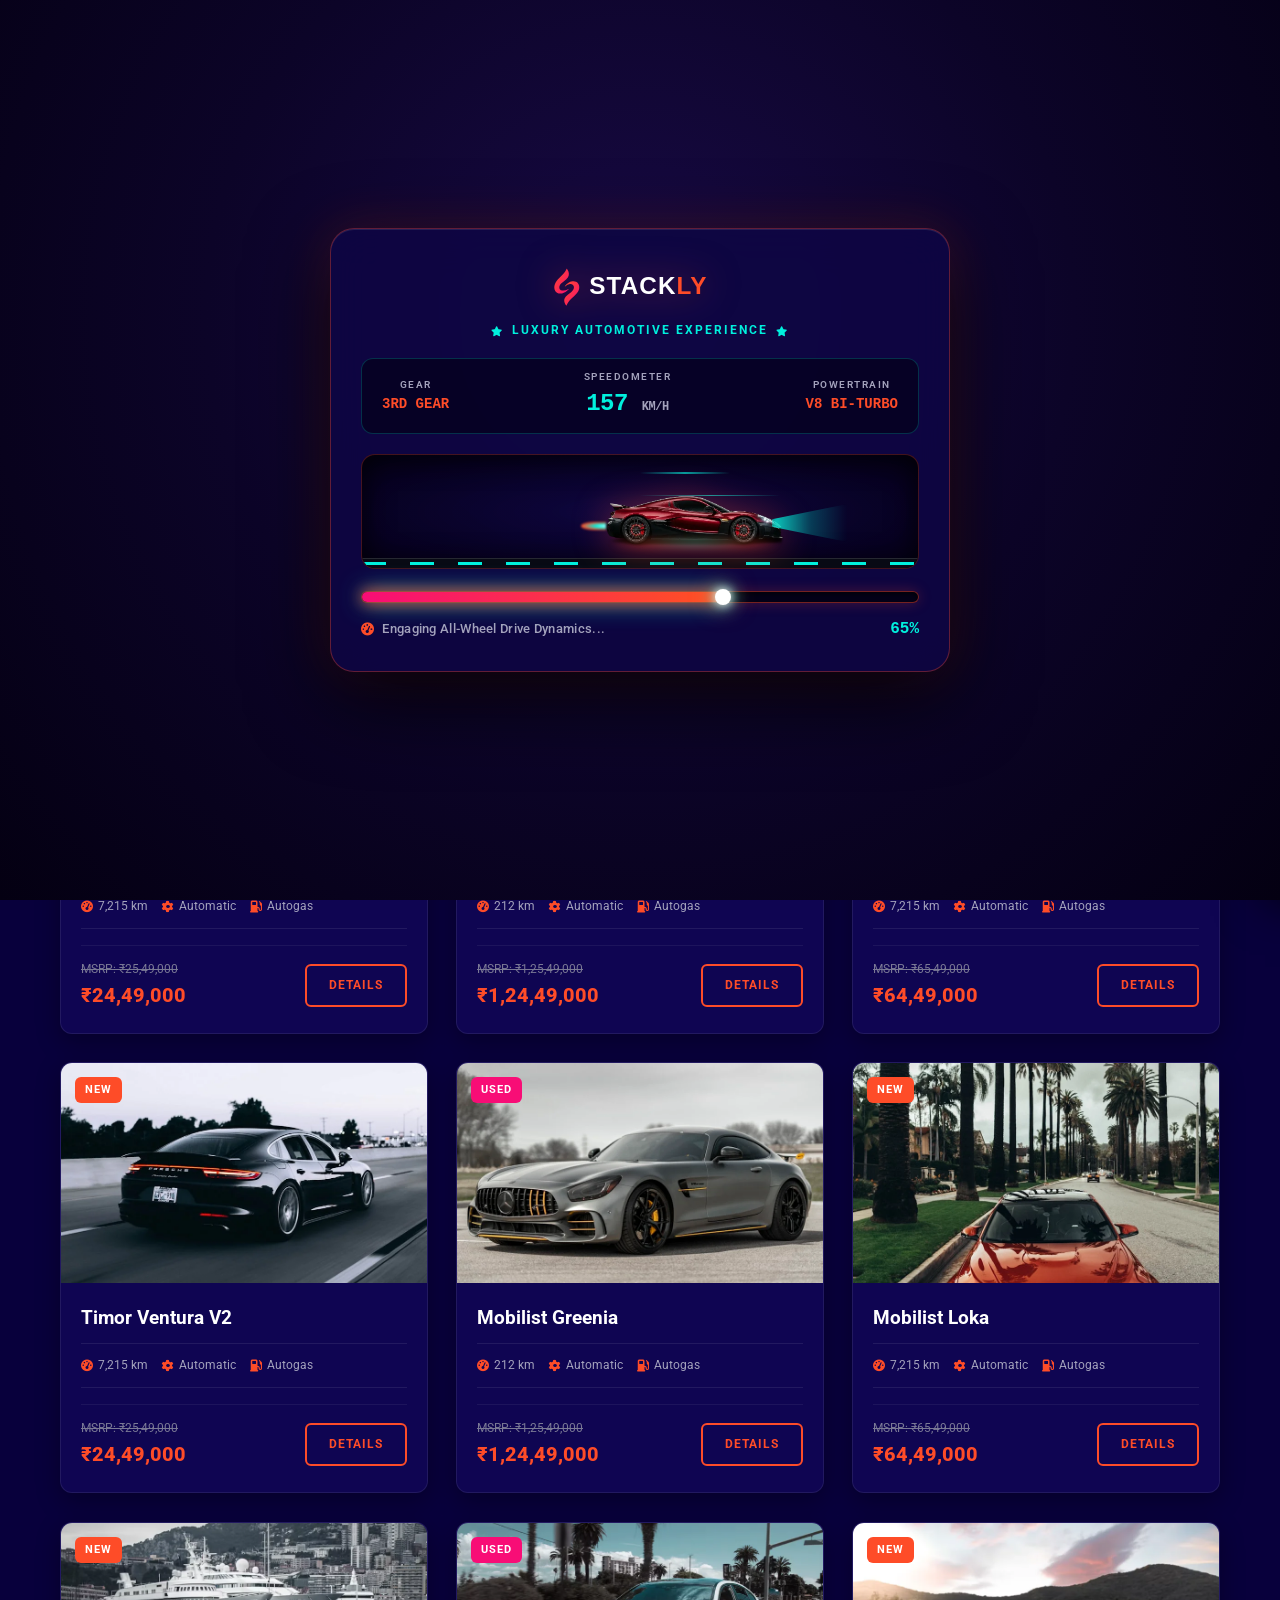
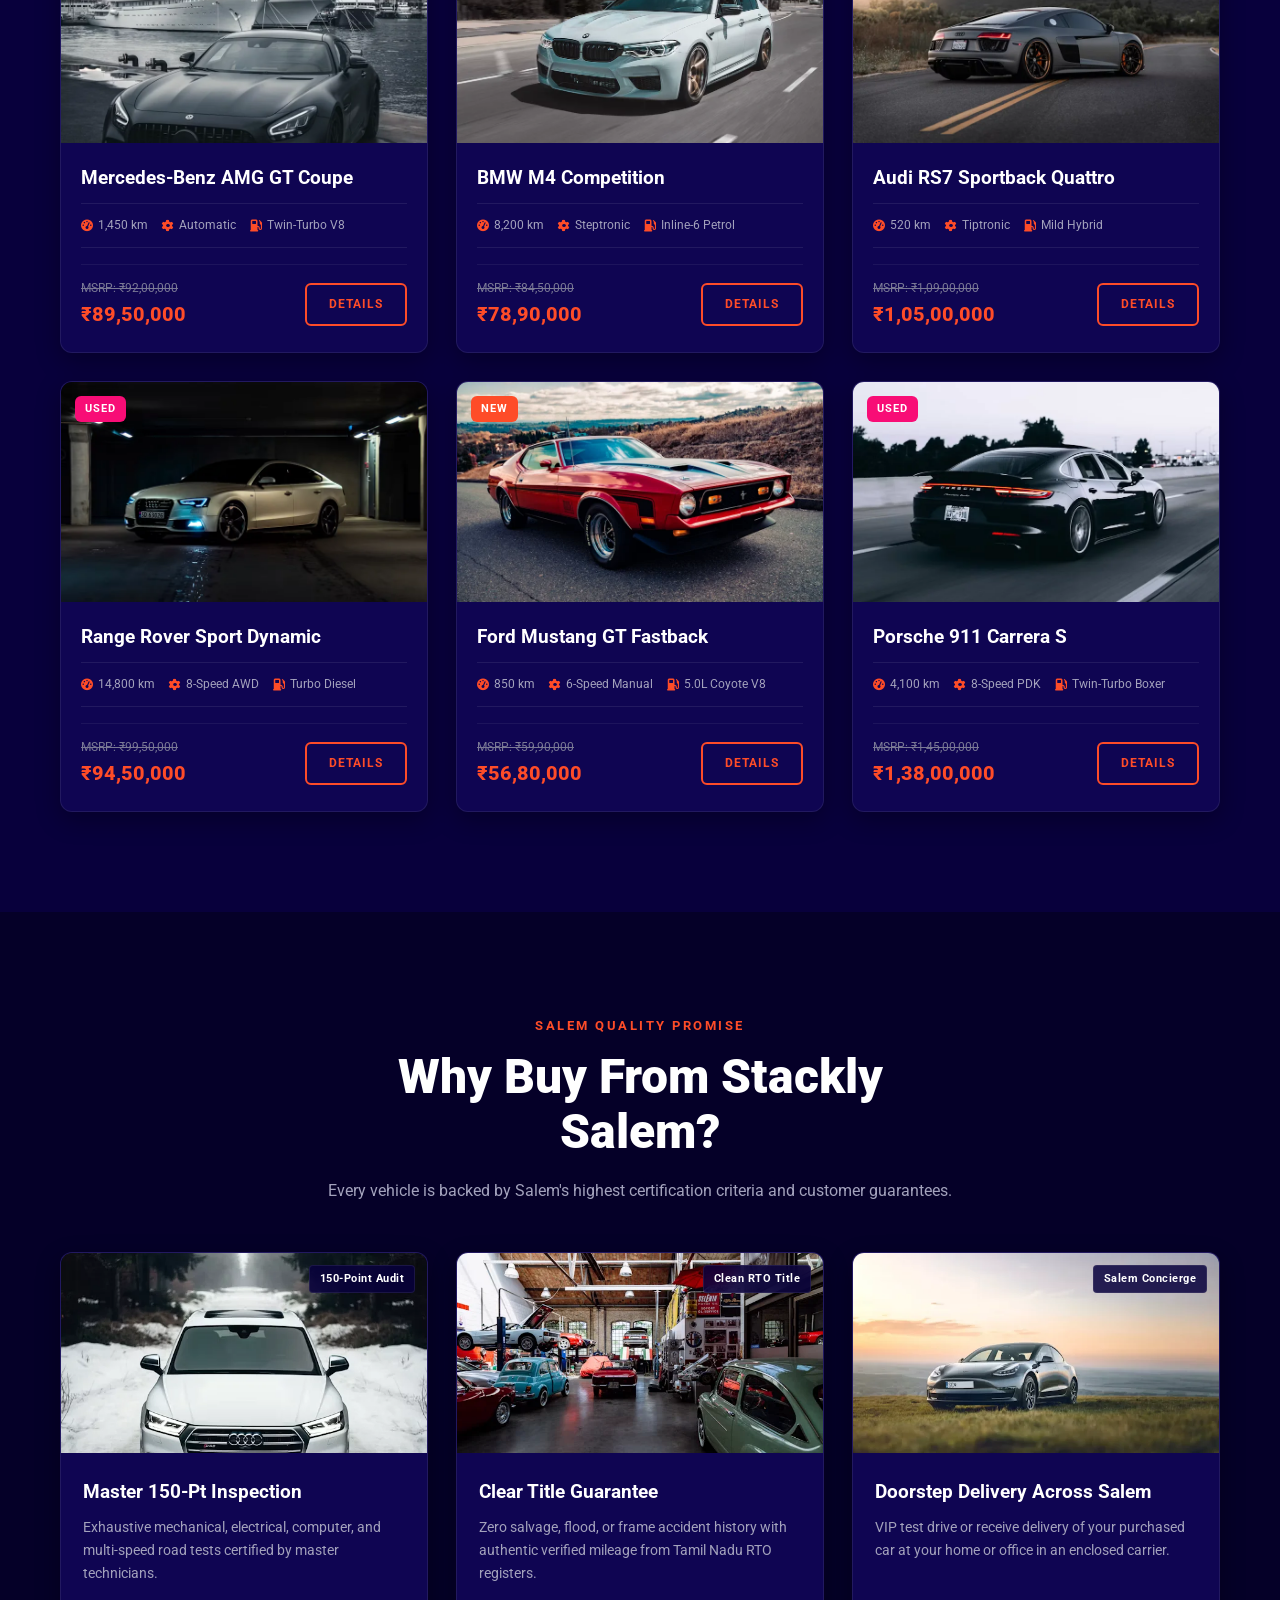
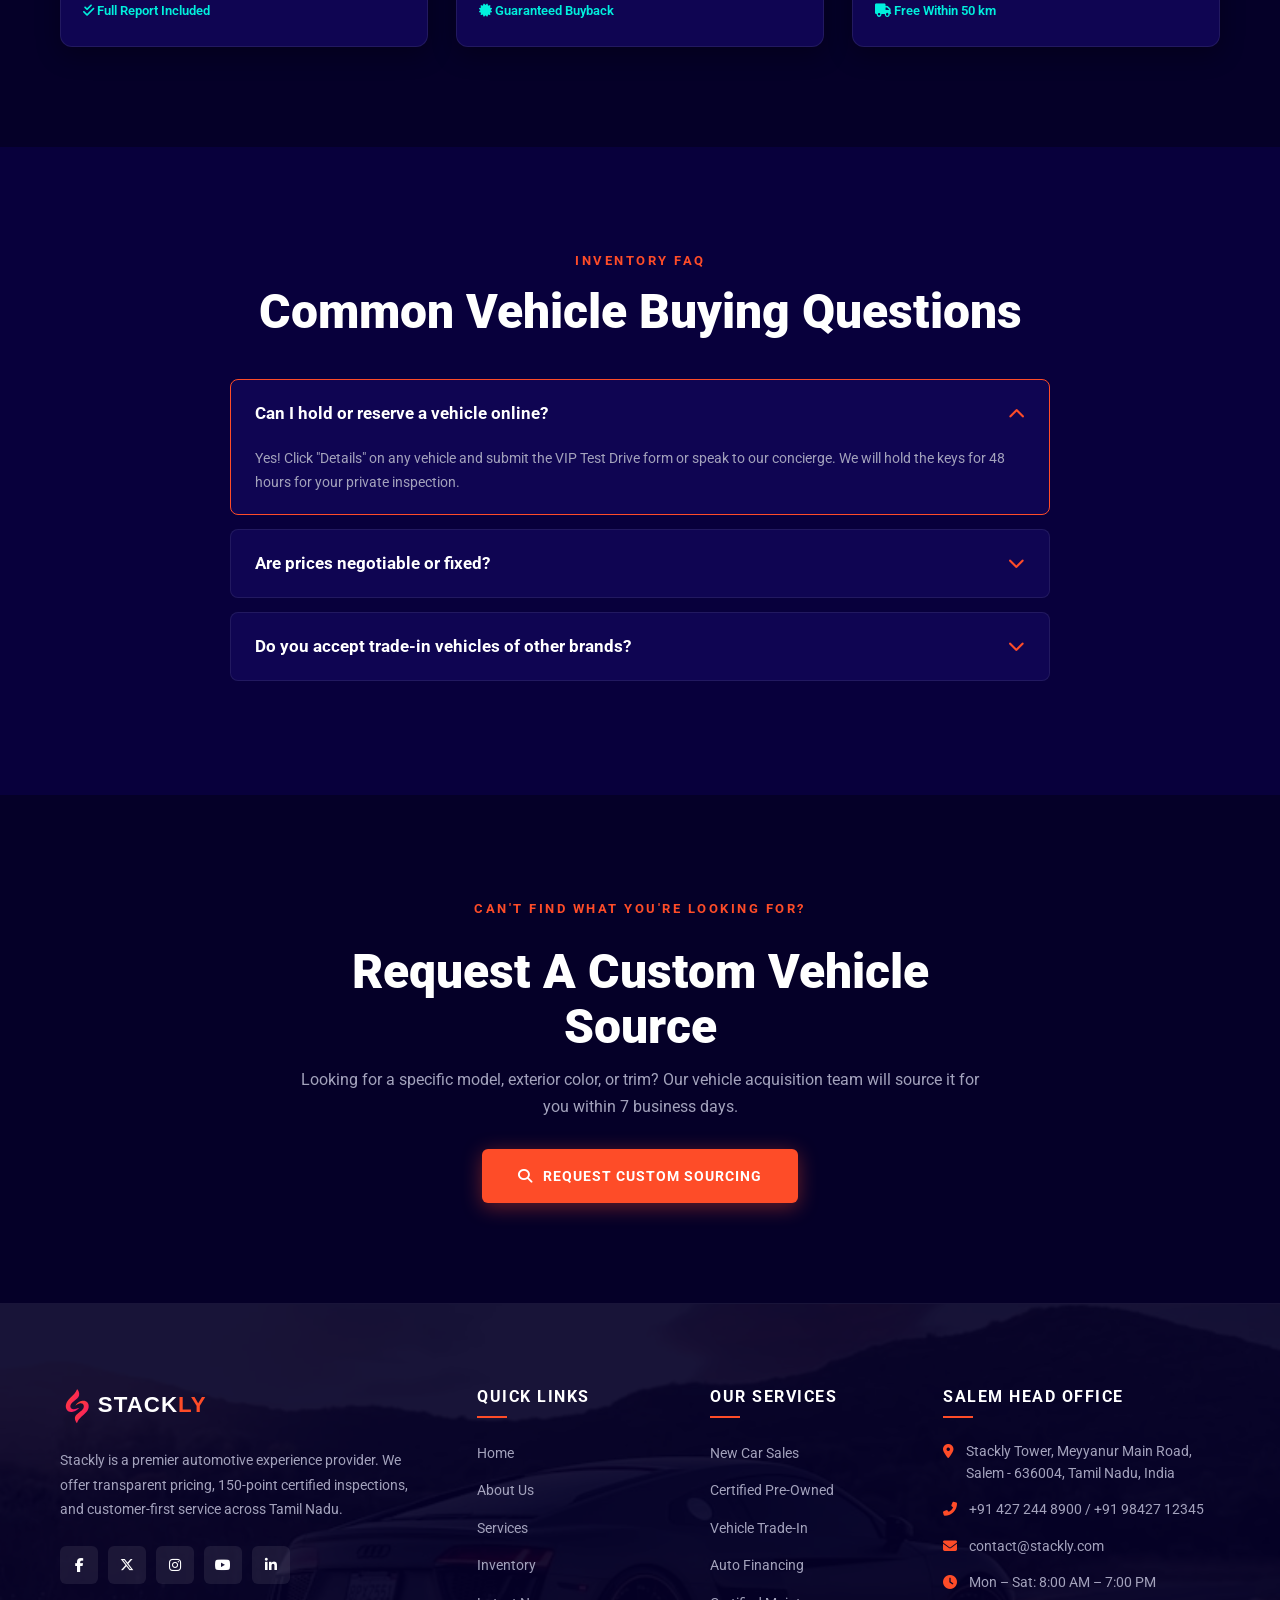
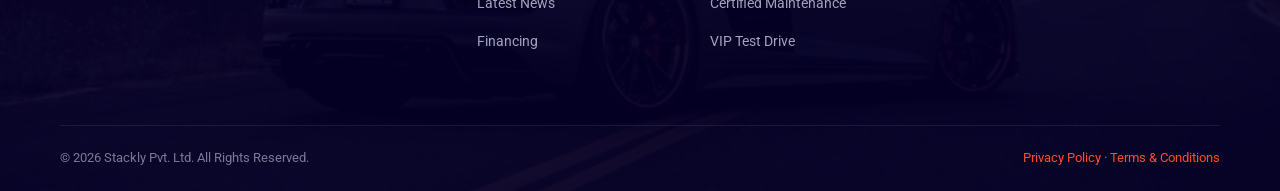
<file: listing.html>
<!DOCTYPE html>
<html lang="en">
<head>
  <meta charset="UTF-8"/>
  <meta name="viewport" content="width=device-width, initial-scale=1.0"/>
  <title>Vehicle Inventory &ndash; Stackly</title>
  <link rel="stylesheet" href="https://cdnjs.cloudflare.com/ajax/libs/font-awesome/6.5.0/css/all.min.css"/>
  <link rel="stylesheet" href="style.css"/>
</head>
<body>

<!-- ==============================================================================
     STACKLY CINEMATIC 3-SECOND PHOTOREALISTIC SUPERCAR PRELOADER
     ============================================================================== -->
<div id="stacklyPreloader" class="stackly-preloader-overlay">
  <div class="preloader-cinematic-stage">
    <div class="preloader-top-brand">
      <img src="stackly-logo.svg" alt="Stackly" class="preloader-cinematic-logo"/>
      <div class="preloader-salem-badge"><i class="fas fa-star" style="color:var(--accent-cyan); font-size:10px;"></i> Luxury Automotive Experience <i class="fas fa-star" style="color:var(--accent-cyan); font-size:10px;"></i></div>
    </div>
    <div class="preloader-hud-display">
      <div class="hud-item">
        <span class="hud-label">GEAR</span>
        <span class="hud-value" id="hudGear">1ST GEAR</span>
      </div>
      <div class="hud-item hud-center">
        <span class="hud-label">SPEEDOMETER</span>
        <span class="hud-value-large"><span id="hudSpeed">0</span> <small>KM/H</small></span>
      </div>
      <div class="hud-item">
        <span class="hud-label">POWERTRAIN</span>
        <span class="hud-value" id="hudPower">V8 BI-TURBO</span>
      </div>
    </div>
    <div class="preloader-highway-stage" id="preloaderTrack">
      <div class="speed-streaks-layer">
        <span class="streak streak-1"></span>
        <span class="streak streak-2"></span>
        <span class="streak streak-3"></span>
        <span class="streak streak-4"></span>
      </div>
      <div class="preloader-supercar-wrapper" id="preloaderCar">
        <div class="supercar-headlight-cone"></div>
        <div class="supercar-underglow-neon"></div>
        <img src="assets/supercar-loader.webp" alt="Stackly Supercar" class="preloader-supercar-img"/>
        <div class="supercar-nitro-exhaust"><span class="nitro-flame"></span></div>
      </div>
      <div class="preloader-highway-road"><div class="highway-dashes"></div></div>
    </div>
    <div class="preloader-progress-console">
      <div class="progress-track-neon"><div class="progress-bar-neon" id="preloaderProgressBar"></div></div>
      <div class="progress-info-row">
        <span class="progress-status-msg" id="preloaderStatus"><i class="fas fa-tachometer-alt" style="color:var(--accent-pink);"></i> Igniting Twin-Turbo V8 Powertrain...</span>
        <span class="progress-percent-val" id="preloaderPercent">0%</span>
      </div>
    </div>
  </div>
</div>

<header id="site-header">
  <div class="header-inner">
    <a href="index.html" class="logo-link">
      <img src="stackly-logo.svg" alt="Stackly"/>
    </a>
    <ul class="nav-links">
      <li><a href="index.html" class="">Home</a></li>
      <li><a href="about.html" class="">About Us</a></li>
      <li><a href="service.html" class="">Service</a></li>
      <li class="has-dropdown">
        <a href="listing.html" class="active">Listing Car</a>
        <ul class="dropdown-panel">
          <li><a href="detail.html"><i class="fas fa-car-side"></i> Car Detail Page</a></li>
          <li><a href="financing.html"><i class="fas fa-calculator"></i> Financing &amp; Loan</a></li>
        </ul>
      </li>
      <li><a href="team.html" class="">Team</a></li>
      <li><a href="blog.html" class="">Blog</a></li>
      <li><a href="contact.html" class="">Contact</a></li>
    </ul>
    <div class="header-cta">
      <a href="login.html" id="authNavBtn" class="btn btn-outline btn-sm" style="border-color:var(--primary); color:var(--primary);"><i class="fas fa-sign-in-alt"></i> Login / Register</a>
      <a href="listing.html" class="btn btn-primary btn-sm">Inventory</a>
      <button class="mobile-toggle" id="mobileToggle" aria-label="Toggle Navigation"><i class="fas fa-bars"></i></button>
    </div>
  </div>
</header>

<div class="mobile-drawer-backdrop" id="mobileDrawerBackdrop"></div>
<div class="mobile-nav-drawer" id="mobileNavDrawer">
  <div class="mobile-drawer-header">
    <a href="index.html" class="drawer-logo">
      <img src="stackly-logo.svg" alt="Stackly" style="height:32px;"/>
    </a>
    <button class="drawer-close" id="drawerClose" aria-label="Close Menu">&times;</button>
  </div>

  <div class="mobile-drawer-body">
    <nav class="mobile-menu-list">
      <a href="index.html" class="mobile-menu-link"><i class="fas fa-home"></i> Home</a>
      <a href="about.html" class="mobile-menu-link"><i class="fas fa-info-circle"></i> About Us</a>
      <a href="service.html" class="mobile-menu-link"><i class="fas fa-cogs"></i> Services</a>
      <a href="listing.html" class="mobile-menu-link"><i class="fas fa-car"></i> Listing Car</a>
      <div class="mobile-submenu">
        <a href="detail.html" class="mobile-sublink"><i class="fas fa-angle-right"></i> Car Detail Page</a>
        <a href="financing.html" class="mobile-sublink"><i class="fas fa-angle-right"></i> Financing &amp; Loan</a>
      </div>
      <a href="team.html" class="mobile-menu-link"><i class="fas fa-users"></i> Team</a>
      <a href="blog.html" class="mobile-menu-link"><i class="fas fa-newspaper"></i> Blog</a>
      <a href="contact.html" class="mobile-menu-link"><i class="fas fa-envelope"></i> Contact</a>
    </nav>

    <div class="mobile-drawer-actions">
      <a href="login.html" class="btn btn-outline btn-sm mobile-action-btn" style="border-color:var(--primary); color:var(--primary); width:100%; justify-content:center;">
        <i class="fas fa-user-circle"></i> Login / Register
      </a>
      <a href="listing.html" class="btn btn-primary btn-sm mobile-action-btn" style="width:100%; justify-content:center;">
        <i class="fas fa-warehouse"></i> Browse Inventory
      </a>
    </div>

    <div class="mobile-drawer-contact">
      <div class="drawer-contact-item">
        <i class="fas fa-phone-alt"></i>
        <div>
          <small style="display:block; color:var(--text-muted); font-size:11px;">Helpline</small>
          <strong style="color:#fff; font-size:13px;">+91 98427 12345</strong>
        </div>
      </div>
      <div class="drawer-contact-item">
        <i class="fas fa-map-marker-alt"></i>
        <div>
          <small style="display:block; color:var(--text-muted); font-size:11px;">Showroom</small>
          <span style="color:#fff; font-size:13px;">Meyyanur Main Rd, Salem</span>
        </div>
      </div>
    </div>

    <div class="mobile-drawer-social">
      <a href="https://facebook.com" target="_blank" rel="noopener noreferrer" aria-label="Facebook"><i class="fab fa-facebook-f"></i></a>
      <a href="https://x.com" target="_blank" rel="noopener noreferrer" aria-label="X"><i class="fab fa-x-twitter"></i></a>
      <a href="https://instagram.com" target="_blank" rel="noopener noreferrer" aria-label="Instagram"><i class="fab fa-instagram"></i></a>
      <a href="https://youtube.com" target="_blank" rel="noopener noreferrer" aria-label="YouTube"><i class="fab fa-youtube"></i></a>
      <a href="https://linkedin.com" target="_blank" rel="noopener noreferrer" aria-label="LinkedIn"><i class="fab fa-linkedin-in"></i></a>
    </div>
  </div>
</div>



  







  
<div class="page-hero-banner">
  <div class="container banner-content">
    <h1 class="section-title">Car Listing</h1>
    <div class="breadcrumbs">
      <a href="index.html">Home</a>
      <span>/</span>
      <span>Listing Car</span>
    </div>
  </div>
</div>

<section class="search-filter-box" style="padding: 24px 0;">
  <div class="container">
    <div class="filter-controls-grid">
      <select class="filter-select-input" id="filterMake">
        <option>All Makes</option>
        <option>Timor</option>
        <option>Toyota</option>
        <option>Mobilist</option>
      </select>
      <select class="filter-select-input" id="filterBody">
        <option>All Body Types</option>
        <option>Hatchback</option>
        <option>Sedan</option>
        <option>Convertible</option>
      </select>
      <select class="filter-select-input" id="filterTrans">
        <option>Transmission</option>
        <option>Automatic</option>
        <option>Manual</option>
      </select>
      <select class="filter-select-input" id="filterCond">
        <option>Condition</option>
        <option>New Arrivals</option>
        <option>Certified Pre-Owned</option>
      </select>
      <button class="btn btn-primary" id="applyFilterBtn" style="padding:14px;"><i class="fas fa-filter"></i> Apply Filter</button>
    </div>
  </div>
</section>

<section class="section-pad">
  <div class="container">
    <div style="display: flex; align-items: center; justify-content: space-between; margin-bottom: 36px; flex-wrap: wrap; gap: 16px;">
      <p style="color: var(--text-muted); font-size: 14px;">Showing <strong id="carCounterDisplay">12 of 12</strong> certified vehicles in Salem</p>
      <select class="filter-select-input" id="sortPriceSelect" style="width: 220px; padding: 10px 14px;">
        <option>Sort by: Featured</option>
        <option>Price: Low to High</option>
        <option>Price: High to Low</option>
        <option>Mileage: Low to High</option>
      </select>
    </div>

    
    <div class="car-catalog-grid">
      <div class="car-inventory-tile" data-make="Timor" data-body="Hatchback" data-transmission="Automatic" data-condition="New Arrivals" data-price="24495">
        <div class="car-thumb-wrap">
          <img src="assets/car-3-e1623321014259-83cf6.webp" alt="Timor Hatchback V2" loading="lazy"/>
          <span class="condition-pill">New</span>
        </div>
        <div class="car-meta-body">
          <h3 class="car-name-heading"><a href="detail.html">Timor Hatchback V2</a></h3>
          <div class="specs-bar">
            <span><i class="fas fa-tachometer-alt"></i> 7,215 km</span>
            <span><i class="fas fa-cog"></i> Automatic</span>
            <span><i class="fas fa-gas-pump"></i> Autogas</span>
          </div>
          <div class="pricing-row">
            <div>
              <div class="msrp-struck">MSRP: ₹25,49,000</div>
              <div class="net-price-val">₹24,49,000</div>
            </div>
            <a href="detail.html" class="btn btn-outline-primary btn-sm">Details</a>
          </div>
        </div>
      </div>

      <div class="car-inventory-tile" data-make="Timor" data-body="Coupe" data-transmission="Automatic" data-condition="New Arrivals" data-price="124495">
        <div class="car-thumb-wrap">
          <img src="assets/sport-car-1-e1623321077599-2b4e7.webp" alt="Timor Ventura" loading="lazy"/>
          <span class="condition-pill">New</span>
        </div>
        <div class="car-meta-body">
          <h3 class="car-name-heading"><a href="detail.html">Timor Ventura</a></h3>
          <div class="specs-bar">
            <span><i class="fas fa-tachometer-alt"></i> 212 km</span>
            <span><i class="fas fa-cog"></i> Automatic</span>
            <span><i class="fas fa-gas-pump"></i> Autogas</span>
          </div>
          <div class="pricing-row">
            <div>
              <div class="msrp-struck">MSRP: ₹1,25,49,000</div>
              <div class="net-price-val">₹1,24,49,000</div>
            </div>
            <a href="detail.html" class="btn btn-outline-primary btn-sm">Details</a>
          </div>
        </div>
      </div>

      <div class="car-inventory-tile" data-make="Toyota" data-body="Convertible" data-transmission="Automatic" data-condition="Certified Pre-Owned" data-price="64495">
        <div class="car-thumb-wrap">
          <img src="assets/studio-shot-of-three-dimensional-yellow-convertible-fd38c.webp" alt="Toyota Convertible" loading="lazy"/>
          <span class="condition-pill condition-used">Used</span>
        </div>
        <div class="car-meta-body">
          <h3 class="car-name-heading"><a href="detail.html">Toyota Convertible</a></h3>
          <div class="specs-bar">
            <span><i class="fas fa-tachometer-alt"></i> 7,215 km</span>
            <span><i class="fas fa-cog"></i> Automatic</span>
            <span><i class="fas fa-gas-pump"></i> Autogas</span>
          </div>
          <div class="pricing-row">
            <div>
              <div class="msrp-struck">MSRP: ₹65,49,000</div>
              <div class="net-price-val">₹64,49,000</div>
            </div>
            <a href="detail.html" class="btn btn-outline-primary btn-sm">Details</a>
          </div>
        </div>
      </div>

      <div class="car-inventory-tile" data-make="Timor" data-body="Sedan" data-transmission="Automatic" data-condition="New Arrivals" data-price="24495">
        <div class="car-thumb-wrap">
          <img src="assets/luxury-silver-sports-car-241de.webp" alt="Timor Ventura V2" loading="lazy"/>
          <span class="condition-pill">New</span>
        </div>
        <div class="car-meta-body">
          <h3 class="car-name-heading"><a href="detail.html">Timor Ventura V2</a></h3>
          <div class="specs-bar">
            <span><i class="fas fa-tachometer-alt"></i> 7,215 km</span>
            <span><i class="fas fa-cog"></i> Automatic</span>
            <span><i class="fas fa-gas-pump"></i> Autogas</span>
          </div>
          <div class="pricing-row">
            <div>
              <div class="msrp-struck">MSRP: ₹25,49,000</div>
              <div class="net-price-val">₹24,49,000</div>
            </div>
            <a href="detail.html" class="btn btn-outline-primary btn-sm">Details</a>
          </div>
        </div>
      </div>

      <div class="car-inventory-tile" data-make="Mobilist" data-body="Sedan" data-transmission="Automatic" data-condition="Certified Pre-Owned" data-price="124495">
        <div class="car-thumb-wrap">
          <img src="assets/hybrid-car-1-c0f20.webp" alt="Mobilist Greenia" loading="lazy"/>
          <span class="condition-pill condition-used">Used</span>
        </div>
        <div class="car-meta-body">
          <h3 class="car-name-heading"><a href="detail.html">Mobilist Greenia</a></h3>
          <div class="specs-bar">
            <span><i class="fas fa-tachometer-alt"></i> 212 km</span>
            <span><i class="fas fa-cog"></i> Automatic</span>
            <span><i class="fas fa-gas-pump"></i> Autogas</span>
          </div>
          <div class="pricing-row">
            <div>
              <div class="msrp-struck">MSRP: ₹1,25,49,000</div>
              <div class="net-price-val">₹1,24,49,000</div>
            </div>
            <a href="detail.html" class="btn btn-outline-primary btn-sm">Details</a>
          </div>
        </div>
      </div>

      <div class="car-inventory-tile" data-make="Mobilist" data-body="Hatchback" data-transmission="Automatic" data-condition="New Arrivals" data-price="64495">
        <div class="car-thumb-wrap">
          <img src="assets/white-smart-car-07bdf.webp" alt="Mobilist Loka" loading="lazy"/>
          <span class="condition-pill">New</span>
        </div>
        <div class="car-meta-body">
          <h3 class="car-name-heading"><a href="detail.html">Mobilist Loka</a></h3>
          <div class="specs-bar">
            <span><i class="fas fa-tachometer-alt"></i> 7,215 km</span>
            <span><i class="fas fa-cog"></i> Automatic</span>
            <span><i class="fas fa-gas-pump"></i> Autogas</span>
          </div>
          <div class="pricing-row">
            <div>
              <div class="msrp-struck">MSRP: ₹65,49,000</div>
              <div class="net-price-val">₹64,49,000</div>
            </div>
            <a href="detail.html" class="btn btn-outline-primary btn-sm">Details</a>
          </div>
        </div>
      </div>

      <div class="car-inventory-tile" data-make="Toyota" data-body="Sedan" data-transmission="Automatic" data-condition="New Arrivals" data-price="89500">
        <div class="car-thumb-wrap">
          <img src="assets/photo-1617814076367-b759c7d7e738-8b090.webp" alt="Mercedes-Benz AMG GT Coupe" loading="lazy"/>
          <span class="condition-pill">New</span>
        </div>
        <div class="car-meta-body">
          <h3 class="car-name-heading"><a href="detail.html">Mercedes-Benz AMG GT Coupe</a></h3>
          <div class="specs-bar">
            <span><i class="fas fa-tachometer-alt"></i> 1,450 km</span>
            <span><i class="fas fa-cog"></i> Automatic</span>
            <span><i class="fas fa-gas-pump"></i> Twin-Turbo V8</span>
          </div>
          <div class="pricing-row">
            <div>
              <div class="msrp-struck">MSRP: ₹92,00,000</div>
              <div class="net-price-val">₹89,50,000</div>
            </div>
            <a href="detail.html" class="btn btn-outline-primary btn-sm">Details</a>
          </div>
        </div>
      </div>

      <div class="car-inventory-tile" data-make="Timor" data-body="Sedan" data-transmission="Automatic" data-condition="Certified Pre-Owned" data-price="78900">
        <div class="car-thumb-wrap">
          <img src="assets/photo-1555215695-3004980ad54e-4cd18.webp" alt="BMW M4 Competition" loading="lazy"/>
          <span class="condition-pill condition-used">Used</span>
        </div>
        <div class="car-meta-body">
          <h3 class="car-name-heading"><a href="detail.html">BMW M4 Competition</a></h3>
          <div class="specs-bar">
            <span><i class="fas fa-tachometer-alt"></i> 8,200 km</span>
            <span><i class="fas fa-cog"></i> Steptronic</span>
            <span><i class="fas fa-gas-pump"></i> Inline-6 Petrol</span>
          </div>
          <div class="pricing-row">
            <div>
              <div class="msrp-struck">MSRP: ₹84,50,000</div>
              <div class="net-price-val">₹78,90,000</div>
            </div>
            <a href="detail.html" class="btn btn-outline-primary btn-sm">Details</a>
          </div>
        </div>
      </div>

      <div class="car-inventory-tile" data-make="Mobilist" data-body="Sedan" data-transmission="Automatic" data-condition="New Arrivals" data-price="105000">
        <div class="car-thumb-wrap">
          <img src="assets/photo-1603584173870-7f23fdae1b7a-6072e.webp" alt="Audi RS7 Sportback Quattro" loading="lazy"/>
          <span class="condition-pill">New</span>
        </div>
        <div class="car-meta-body">
          <h3 class="car-name-heading"><a href="detail.html">Audi RS7 Sportback Quattro</a></h3>
          <div class="specs-bar">
            <span><i class="fas fa-tachometer-alt"></i> 520 km</span>
            <span><i class="fas fa-cog"></i> Tiptronic</span>
            <span><i class="fas fa-gas-pump"></i> Mild Hybrid</span>
          </div>
          <div class="pricing-row">
            <div>
              <div class="msrp-struck">MSRP: ₹1,09,00,000</div>
              <div class="net-price-val">₹1,05,00,000</div>
            </div>
            <a href="detail.html" class="btn btn-outline-primary btn-sm">Details</a>
          </div>
        </div>
      </div>

      <div class="car-inventory-tile" data-make="Mobilist" data-body="Hatchback" data-transmission="Automatic" data-condition="Certified Pre-Owned" data-price="94500">
        <div class="car-thumb-wrap">
          <img src="assets/photo-1542282088-72c9c27ed0cd-345ee.webp" alt="Range Rover Sport Dynamic" loading="lazy"/>
          <span class="condition-pill condition-used">Used</span>
        </div>
        <div class="car-meta-body">
          <h3 class="car-name-heading"><a href="detail.html">Range Rover Sport Dynamic</a></h3>
          <div class="specs-bar">
            <span><i class="fas fa-tachometer-alt"></i> 14,800 km</span>
            <span><i class="fas fa-cog"></i> 8-Speed AWD</span>
            <span><i class="fas fa-gas-pump"></i> Turbo Diesel</span>
          </div>
          <div class="pricing-row">
            <div>
              <div class="msrp-struck">MSRP: ₹99,50,000</div>
              <div class="net-price-val">₹94,50,000</div>
            </div>
            <a href="detail.html" class="btn btn-outline-primary btn-sm">Details</a>
          </div>
        </div>
      </div>

      <div class="car-inventory-tile" data-make="Toyota" data-body="Convertible" data-transmission="Manual" data-condition="New Arrivals" data-price="56800">
        <div class="car-thumb-wrap">
          <img src="assets/photo-1584345604476-8ec5e12e42dd-aee8e.webp" alt="Ford Mustang GT Fastback" loading="lazy"/>
          <span class="condition-pill">New</span>
        </div>
        <div class="car-meta-body">
          <h3 class="car-name-heading"><a href="detail.html">Ford Mustang GT Fastback</a></h3>
          <div class="specs-bar">
            <span><i class="fas fa-tachometer-alt"></i> 850 km</span>
            <span><i class="fas fa-cog"></i> 6-Speed Manual</span>
            <span><i class="fas fa-gas-pump"></i> 5.0L Coyote V8</span>
          </div>
          <div class="pricing-row">
            <div>
              <div class="msrp-struck">MSRP: ₹59,90,000</div>
              <div class="net-price-val">₹56,80,000</div>
            </div>
            <a href="detail.html" class="btn btn-outline-primary btn-sm">Details</a>
          </div>
        </div>
      </div>

      <div class="car-inventory-tile" data-make="Timor" data-body="Convertible" data-transmission="Automatic" data-condition="Certified Pre-Owned" data-price="138000">
        <div class="car-thumb-wrap">
          <img src="assets/photo-1503376780353-7e6692767b70-80981.webp" alt="Porsche 911 Carrera S" loading="lazy"/>
          <span class="condition-pill condition-used">Used</span>
        </div>
        <div class="car-meta-body">
          <h3 class="car-name-heading"><a href="detail.html">Porsche 911 Carrera S</a></h3>
          <div class="specs-bar">
            <span><i class="fas fa-tachometer-alt"></i> 4,100 km</span>
            <span><i class="fas fa-cog"></i> 8-Speed PDK</span>
            <span><i class="fas fa-gas-pump"></i> Twin-Turbo Boxer</span>
          </div>
          <div class="pricing-row">
            <div>
              <div class="msrp-struck">MSRP: ₹1,45,00,000</div>
              <div class="net-price-val">₹1,38,00,000</div>
            </div>
            <a href="detail.html" class="btn btn-outline-primary btn-sm">Details</a>
          </div>
        </div>
      </div>
    </div>
  </div>
</section>

  

<!-- SECTION 3: WHY BUY CERTIFIED PRE-OWNED (CARD VIEW) -->
<section class="section-pad" style="background: var(--bg-darker);">
  <div class="container">
    <div style="text-align:center; max-width:650px; margin:0 auto 48px;" class="reveal-on-scroll">
      <span class="badge-tag">Salem Quality Promise</span>
      <h2 class="section-title">Why Buy From Stackly Salem?</h2>
      <p class="section-desc">Every vehicle is backed by Salem's highest certification criteria and customer guarantees.</p>
    </div>
    <div class="features-grid-3">
      <div class="premium-card reveal-on-scroll stagger-1">
        <div class="card-thumb-wrap">
          <img src="assets/photo-1517524008697-84bbe3c3fd98-23199.webp" alt="150-Point Inspection" class="premium-card-img"/>
          <span class="card-thumb-badge">150-Point Audit</span>
        </div>
        <div class="premium-card-body">
          <h3 class="premium-card-title">Master 150-Pt Inspection</h3>
          <p class="premium-card-desc">Exhaustive mechanical, electrical, computer, and multi-speed road tests certified by master technicians.</p>
          <span style="font-size:13px; color:var(--accent-cyan); font-weight:600;"><i class="fas fa-check-double"></i> Full Report Included</span>
        </div>
      </div>

      <div class="premium-card reveal-on-scroll stagger-2">
        <div class="card-thumb-wrap">
          <img src="assets/photo-1551522435-a13afa10f103-c3489.webp" alt="Clear Title" class="premium-card-img"/>
          <span class="card-thumb-badge">Clean RTO Title</span>
        </div>
        <div class="premium-card-body">
          <h3 class="premium-card-title">Clear Title Guarantee</h3>
          <p class="premium-card-desc">Zero salvage, flood, or frame accident history with authentic verified mileage from Tamil Nadu RTO registers.</p>
          <span style="font-size:13px; color:var(--accent-cyan); font-weight:600;"><i class="fas fa-certificate"></i> Guaranteed Buyback</span>
        </div>
      </div>

      <div class="premium-card reveal-on-scroll stagger-3">
        <div class="card-thumb-wrap">
          <img src="assets/photo-1571127236794-81c0bbfe1ce3-0aaeb.webp" alt="Doorstep Delivery" class="premium-card-img"/>
          <span class="card-thumb-badge">Salem Concierge</span>
        </div>
        <div class="premium-card-body">
          <h3 class="premium-card-title">Doorstep Delivery Across Salem</h3>
          <p class="premium-card-desc">VIP test drive or receive delivery of your purchased car at your home or office in an enclosed carrier.</p>
          <span style="font-size:13px; color:var(--accent-cyan); font-weight:600;"><i class="fas fa-truck"></i> Free Within 50 km</span>
        </div>
      </div>
    </div>
  </div>
</section>

<!-- SECTION 4: INVENTORY FAQ -->
<section class="section-pad">
  <div class="container" style="max-width:860px;">
    <div style="text-align:center; margin-bottom:40px;" class="reveal-on-scroll">
      <span class="badge-tag">Inventory FAQ</span>
      <h2 class="section-title">Common Vehicle Buying Questions</h2>
    </div>
    <div class="faq-accordion-item active">
      <div class="faq-header" onclick="toggleFaq(this)">
        <span>Can I hold or reserve a vehicle online?</span>
        <i class="fas fa-chevron-down"></i>
      </div>
      <div class="faq-body">
        Yes! Click "Details" on any vehicle and submit the VIP Test Drive form or speak to our concierge. We will hold the keys for 48 hours for your private inspection.
      </div>
    </div>
    <div class="faq-accordion-item">
      <div class="faq-header" onclick="toggleFaq(this)">
        <span>Are prices negotiable or fixed?</span>
        <i class="fas fa-chevron-down"></i>
      </div>
      <div class="faq-body">
        We practice upfront transparent pricing. Our listed prices are benchmarked against live Tamil Nadu market databases to ensure you get the best market value with zero dealer markups.
      </div>
    </div>
    <div class="faq-accordion-item">
      <div class="faq-header" onclick="toggleFaq(this)">
        <span>Do you accept trade-in vehicles of other brands?</span>
        <i class="fas fa-chevron-down"></i>
      </div>
      <div class="faq-body">
        Yes, we accept vehicles from any manufacturer. Bring your vehicle to our Meyyanur showroom for a free 20-minute valuation.
      </div>
    </div>
  </div>
</section>

<!-- SECTION 5: CALL TO ACTION BANNER -->
<section class="section-pad" style="background: var(--bg-darker); text-align:center;">
  <div class="container" style="max-width:720px;">
    <div class="reveal-on-scroll">
      <span class="badge-tag">Can't Find What You're Looking For?</span>
      <h2 class="section-title" style="margin:12px 0;">Request A Custom Vehicle Source</h2>
      <p class="section-desc" style="margin-bottom:28px;">Looking for a specific model, exterior color, or trim? Our vehicle acquisition team will source it for you within 7 business days.</p>
      <a href="contact.html" class="btn btn-primary"><i class="fas fa-search"></i> Request Custom Sourcing</a>
    </div>
  </div>
</section>
<footer id="site-footer">
  <div class="container footer-content-wrap">
    <div class="footer-columns-grid">
      <div>
        <div class="footer-logo">
          <img src="stackly-logo.svg" alt="Stackly"/>
        </div>
        <p class="footer-about-text">Stackly is a premier automotive experience provider. We offer transparent pricing, 150-point certified inspections, and customer-first service across Tamil Nadu.</p>
        <div class="footer-social-icons">
          <a href="https://facebook.com" target="_blank" rel="noopener noreferrer" aria-label="Facebook"><i class="fab fa-facebook-f"></i></a>
          <a href="https://x.com" target="_blank" rel="noopener noreferrer" aria-label="X"><i class="fab fa-x-twitter"></i></a>
          <a href="https://instagram.com" target="_blank" rel="noopener noreferrer" aria-label="Instagram"><i class="fab fa-instagram"></i></a>
          <a href="https://youtube.com" target="_blank" rel="noopener noreferrer" aria-label="YouTube"><i class="fab fa-youtube"></i></a>
          <a href="https://linkedin.com" target="_blank" rel="noopener noreferrer" aria-label="LinkedIn"><i class="fab fa-linkedin-in"></i></a>
        </div>
      </div>
      <div>
        <h4 class="footer-col-header">Quick Links</h4>
        <ul class="footer-nav-links">
          <li><a href="index.html">Home</a></li>
          <li><a href="about.html">About Us</a></li>
          <li><a href="service.html">Services</a></li>
          <li><a href="listing.html">Inventory</a></li>
          <li><a href="blog.html">Latest News</a></li>
          <li><a href="financing.html">Financing</a></li>
        </ul>
      </div>
      <div>
        <h4 class="footer-col-header">Our Services</h4>
        <ul class="footer-nav-links">
          <li><a href="listing.html">New Car Sales</a></li>
          <li><a href="listing.html">Certified Pre-Owned</a></li>
          <li><a href="service.html">Vehicle Trade-In</a></li>
          <li><a href="financing.html">Auto Financing</a></li>
          <li><a href="service.html">Certified Maintenance</a></li>
          <li><a href="detail.html">VIP Test Drive</a></li>
        </ul>
      </div>
      <div>
        <h4 class="footer-col-header">Salem Head Office</h4>
        <ul class="footer-contact-items">
          <li><i class="fas fa-map-marker-alt"></i><span>Stackly Tower, Meyyanur Main Road, Salem - 636004, Tamil Nadu, India</span></li>
          <li><i class="fas fa-phone-alt"></i><span>+91 427 244 8900 / +91 98427 12345</span></li>
          <li><i class="fas fa-envelope"></i><span>contact@stackly.com</span></li>
          <li><i class="fas fa-clock"></i><span>Mon &ndash; Sat: 8:00 AM &ndash; 7:00 PM</span></li>
        </ul>
      </div>
    </div>
    <div class="footer-copyright-bar">
      <span>&copy; 2026 Stackly Pvt. Ltd. All Rights Reserved.</span>
      <span><a href="#">Privacy Policy</a> &middot; <a href="#">Terms &amp; Conditions</a></span>
    </div>
  </div>
</footer>

<button id="scrollTopBtn" aria-label="Scroll to top"><i class="fas fa-arrow-up"></i></button>

<div id="videoModalWrapper">
  <div class="video-modal-inner">
    <button class="video-close-trigger" id="videoCloseTrigger">&times; Close</button>
    <iframe id="videoFrame" width="100%" height="100%" src="about:blank" frameborder="0" allow="autoplay; encrypted-media" allowfullscreen style="border-radius:10px;"></iframe>
  </div>
</div>

  <script src="script.js"></script>
</body>
</html>
</file>
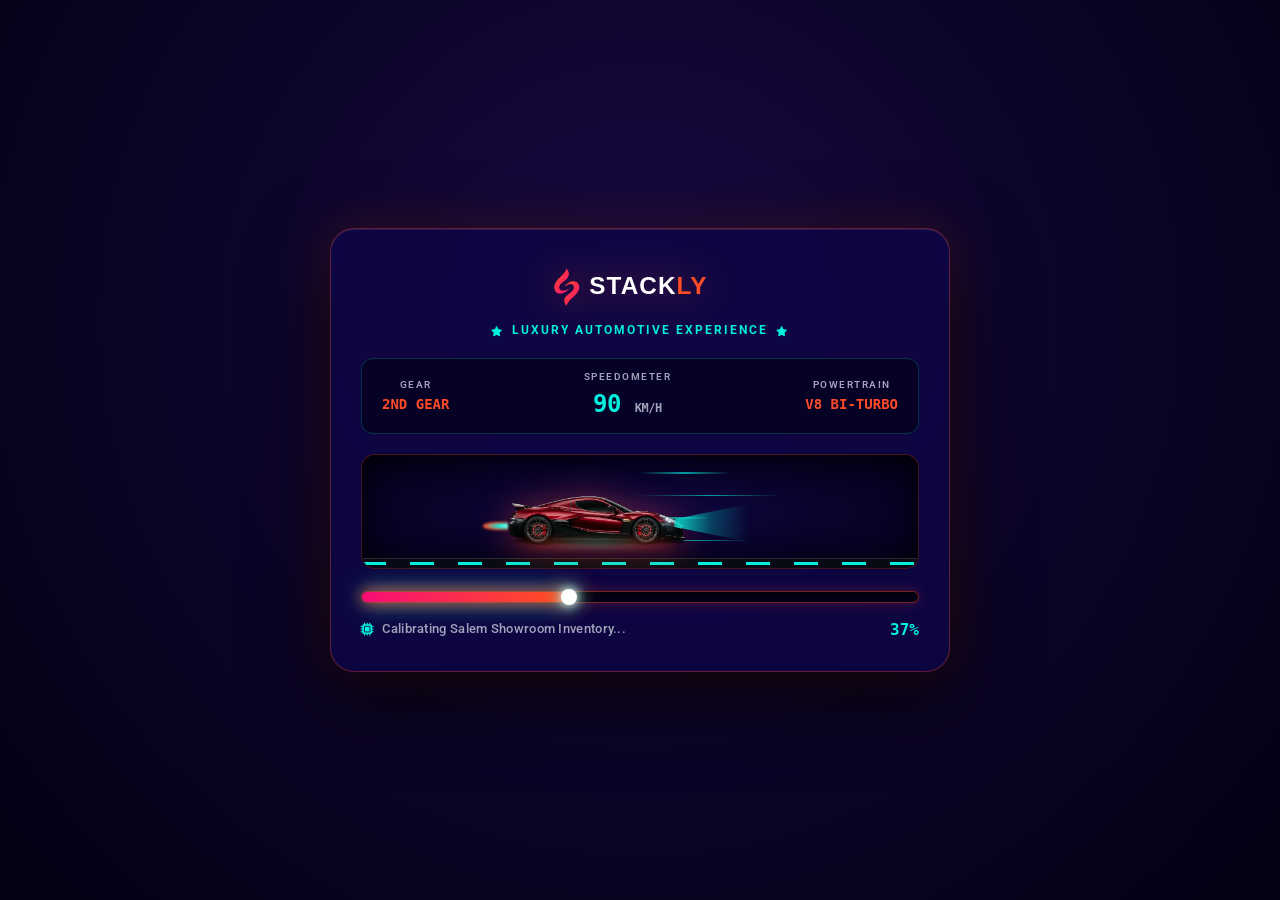
<file: login.html>
<!DOCTYPE html>
<html lang="en">
<head>
  <meta charset="UTF-8"/>
  <meta name="viewport" content="width=device-width, initial-scale=1.0"/>
  <title>Login &amp; Sign Up &ndash; Stackly</title>
  <link rel="stylesheet" href="https://cdnjs.cloudflare.com/ajax/libs/font-awesome/6.5.0/css/all.min.css"/>
  <link rel="stylesheet" href="style.css"/>
</head>
<body style="margin:0; padding:0; background:#06001d; overflow-x:hidden;">

<!-- ==============================================================================
     STACKLY CINEMATIC 3-SECOND PHOTOREALISTIC SUPERCAR PRELOADER
     ============================================================================== -->
<div id="stacklyPreloader" class="stackly-preloader-overlay">
  <div class="preloader-cinematic-stage">
    <div class="preloader-top-brand">
      <img src="stackly-logo.svg" alt="Stackly" class="preloader-cinematic-logo"/>
      <div class="preloader-salem-badge"><i class="fas fa-star" style="color:var(--accent-cyan); font-size:10px;"></i> Luxury Automotive Experience <i class="fas fa-star" style="color:var(--accent-cyan); font-size:10px;"></i></div>
    </div>
    <div class="preloader-hud-display">
      <div class="hud-item">
        <span class="hud-label">GEAR</span>
        <span class="hud-value" id="hudGear">1ST GEAR</span>
      </div>
      <div class="hud-item hud-center">
        <span class="hud-label">SPEEDOMETER</span>
        <span class="hud-value-large"><span id="hudSpeed">0</span> <small>KM/H</small></span>
      </div>
      <div class="hud-item">
        <span class="hud-label">POWERTRAIN</span>
        <span class="hud-value" id="hudPower">V8 BI-TURBO</span>
      </div>
    </div>
    <div class="preloader-highway-stage" id="preloaderTrack">
      <div class="speed-streaks-layer">
        <span class="streak streak-1"></span>
        <span class="streak streak-2"></span>
        <span class="streak streak-3"></span>
        <span class="streak streak-4"></span>
      </div>
      <div class="preloader-supercar-wrapper" id="preloaderCar">
        <div class="supercar-headlight-cone"></div>
        <div class="supercar-underglow-neon"></div>
        <img src="assets/supercar-loader.webp" alt="Stackly Supercar" class="preloader-supercar-img"/>
        <div class="supercar-nitro-exhaust"><span class="nitro-flame"></span></div>
      </div>
      <div class="preloader-highway-road"><div class="highway-dashes"></div></div>
    </div>
    <div class="preloader-progress-console">
      <div class="progress-track-neon"><div class="progress-bar-neon" id="preloaderProgressBar"></div></div>
      <div class="progress-info-row">
        <span class="progress-status-msg" id="preloaderStatus"><i class="fas fa-tachometer-alt" style="color:var(--accent-pink);"></i> Igniting Twin-Turbo V8 Powertrain...</span>
        <span class="progress-percent-val" id="preloaderPercent">0%</span>
      </div>
    </div>
  </div>
</div>

<div class="auth-portal-page">
  <!-- LEFT SHOWCASE PANEL -->
  <div class="auth-showcase-panel">
    <div class="auth-showcase-top">
      <a href="index.html" class="auth-logo-link">
        <img src="stackly-logo.svg" alt="Stackly" style="height:44px; filter:drop-shadow(0 0 12px rgba(254,76,40,0.5));"/>
      </a>
      <a href="index.html" class="auth-back-btn">
        <i class="fas fa-arrow-left"></i> Return to Showroom
      </a>
    </div>

    <div class="auth-showcase-center">
      <div class="vip-shield-pill">
        <i class="fas fa-crown"></i> Stackly VIP Concierge
      </div>
      <h1 class="auth-showcase-title">
        The Pinnacle of Salem's Luxury Automotive Marketplace.
      </h1>
      <p class="auth-showcase-desc">
        Welcome to the official digital portal for Stackly. Securely manage your private vehicle reservations, track certified 150-point inspection dossiers, and access pre-approved premium financing.
      </p>

      <div class="auth-feature-list">
        <div class="auth-feature-item">
          <div class="auth-feature-icon"><i class="fas fa-certificate"></i></div>
          <div class="auth-feature-text">
            <strong>150-Point Certified Inspection</strong>
            <span>Rigorous multi-stage mechanical and diagnostic benchmarking.</span>
          </div>
        </div>
        <div class="auth-feature-item">
          <div class="auth-feature-icon" style="background:rgba(1,240,221,0.15); color:var(--accent-cyan);"><i class="fas fa-bolt"></i></div>
          <div class="auth-feature-text">
            <strong>Instant Pre-Approved Financing</strong>
            <span>Exclusive Salem bank partnerships with sub-15-minute approvals.</span>
          </div>
        </div>
        <div class="auth-feature-item">
          <div class="auth-feature-icon" style="background:rgba(248,13,118,0.15); color:var(--accent-pink);"><i class="fas fa-shield-alt"></i></div>
          <div class="auth-feature-text">
            <strong>VIP Concierge &amp; Dealership Console</strong>
            <span>Seamless role-based portal for clients and showroom executives.</span>
          </div>
        </div>
      </div>
    </div>

    <div class="auth-showcase-bottom">
      <i class="fas fa-circle" style="color:#2ecc71; font-size:10px;"></i>
      <span>Salem Showroom Open &bull; Meyyanur Main Road &bull; 12 Vehicles in Yard</span>
    </div>
  </div>

  <!-- RIGHT AUTH FORM PANEL -->
  <div class="auth-form-panel">
    <div class="auth-form-card">
      <div class="auth-form-header">
        <span class="badge-tag">Secure Access</span>
        <h2>Authentication Portal</h2>
        <p>Sign in to your client dashboard or dealership management console.</p>
      </div>

      <!-- Sign In / Sign Up Tab Switcher -->
      <div class="auth-nav-tabs">
        <button class="auth-tab-btn active" id="loginTabBtn" onclick="switchAuthTab('login')">Sign In</button>
        <button class="auth-tab-btn" id="signupTabBtn" onclick="switchAuthTab('signup')">Create Account</button>
      </div>

      <!-- LOGIN FORM -->
      <form id="loginForm" onsubmit="handleLoginSubmit(event)">
        <label class="auth-input-label">Select Account Role:</label>
        <div class="role-pills-wrap">
          <label class="role-pill selected" onclick="selectRole(this, 'customer')">
            <input type="radio" name="loginRole" value="customer" checked/>
            <i class="fas fa-user"></i> Customer
          </label>
          <label class="role-pill" onclick="selectRole(this, 'admin')">
            <input type="radio" name="loginRole" value="admin"/>
            <i class="fas fa-shield-alt"></i> Dealership Admin
          </label>
        </div>

        <div class="auth-input-group">
          <label class="auth-input-label">Email Address</label>
          <div class="auth-input-box">
            <i class="fas fa-envelope input-icon"></i>
            <input type="email" id="loginEmail" placeholder="Enter your email address (e.g. dhamu@gmail.com)" required/>
          </div>
        </div>

        <div class="auth-input-group">
          <label class="auth-input-label">Password</label>
          <div class="auth-input-box">
            <i class="fas fa-lock input-icon"></i>
            <input type="password" id="loginPassword" placeholder="Enter your password" required/>
            <i class="fas fa-eye auth-toggle-pwd" onclick="togglePasswordVisibility('loginPassword', this)"></i>
          </div>
        </div>

        <div style="display:flex; justify-content:space-between; align-items:center; margin-bottom:18px; font-size:13px;">
          <label style="display:flex; align-items:center; gap:6px; cursor:pointer; color:var(--text-muted);">
            <input type="checkbox" checked/> Remember Device
          </label>
          <a href="javascript:void(0)" onclick="openResetPasswordForm()" style="color:var(--primary); font-weight:600; text-decoration:none;">Forgot Password?</a>
        </div>

        <button type="submit" class="auth-submit-btn">
          Sign In to Dashboard <i class="fas fa-arrow-right"></i>
        </button>
      </form>

      <!-- SIGNUP FORM -->
      <form id="signupForm" style="display:none;" onsubmit="handleSignupSubmit(event)">
        <label class="auth-input-label">Select Account Role:</label>
        <div class="role-pills-wrap">
          <label class="role-pill selected" onclick="selectRole(this, 'customer')">
            <input type="radio" name="signupRole" value="customer" checked/>
            <i class="fas fa-user"></i> Customer
          </label>
          <label class="role-pill" onclick="selectRole(this, 'admin')">
            <input type="radio" name="signupRole" value="admin"/>
            <i class="fas fa-shield-alt"></i> Dealership Admin
          </label>
        </div>

        <div class="auth-input-group">
          <label class="auth-input-label">Full Name / Username</label>
          <div class="auth-input-box">
            <i class="fas fa-user input-icon"></i>
            <input type="text" id="signupName" placeholder="Enter your full name (e.g. Dhamu)" required/>
          </div>
        </div>

        <div class="auth-input-group">
          <label class="auth-input-label">Email Address</label>
          <div class="auth-input-box">
            <i class="fas fa-envelope input-icon"></i>
            <input type="email" id="signupEmail" placeholder="Enter your email address (e.g. dhamu@gmail.com)" required/>
          </div>
        </div>

        <div class="auth-input-group">
          <label class="auth-input-label">Mobile Phone (Salem / India)</label>
          <div class="auth-input-box">
            <i class="fas fa-phone-alt input-icon"></i>
            <input type="tel" id="signupPhone" placeholder="Enter your mobile number (e.g. +91 98427 00000)"/>
          </div>
        </div>

        <div class="auth-input-group">
          <label class="auth-input-label">Create Password</label>
          <div class="auth-input-box">
            <i class="fas fa-lock input-icon"></i>
            <input type="password" id="signupPassword" placeholder="Create strong password (min. 8 characters)" required/>
            <i class="fas fa-eye auth-toggle-pwd" onclick="togglePasswordVisibility('signupPassword', this)"></i>
          </div>
        </div>

        <button type="submit" class="auth-submit-btn">
          Create Account &amp; Access <i class="fas fa-user-plus"></i>
        </button>
      </form>

      <!-- FORGOT / RESET PASSWORD FORM -->
      <form id="resetPasswordForm" style="display:none;" onsubmit="handleResetPassword(event)">
        <div style="text-align:center; margin-bottom:20px;">
          <div style="width:50px; height:50px; border-radius:50%; background:rgba(254,76,40,0.15); color:var(--primary); display:flex; align-items:center; justify-content:center; font-size:20px; margin:0 auto 12px; border:1px solid rgba(254,76,40,0.3);">
            <i class="fas fa-key"></i>
          </div>
          <h3 style="font-size:1.35rem; font-weight:800; color:#fff; margin-bottom:6px;">Reset Your Password</h3>
          <p style="font-size:13px; color:var(--text-muted); margin:0;">Enter your registered account email to initiate security verification.</p>
        </div>

        <div class="auth-input-group">
          <label class="auth-input-label">Registered Email Address</label>
          <div class="auth-input-box">
            <i class="fas fa-envelope input-icon"></i>
            <input type="email" id="resetEmail" placeholder="Enter your registered email (e.g. dhamu@gmail.com)" required/>
          </div>
        </div>

        <button type="submit" class="auth-submit-btn" style="margin-top:14px;">
          <i class="fas fa-paper-plane"></i> Reset Password
        </button>

        <div style="text-align:center; margin-top:20px;">
          <a href="javascript:void(0)" onclick="switchAuthTab('login')" style="font-size:13.5px; color:var(--accent-cyan); font-weight:600; text-decoration:none; display:inline-flex; align-items:center; gap:6px;">
            <i class="fas fa-arrow-left"></i> Back to Sign In
          </a>
        </div>
      </form>

      <div class="auth-footer-security">
        <i class="fas fa-lock" style="color:var(--accent-cyan);"></i>
        <span>256-Bit SSL Encrypted &bull; Stackly HQ</span>
      </div>
    </div>
  </div>
</div>

<script src="script.js"></script>
</body>
</html>
</file>
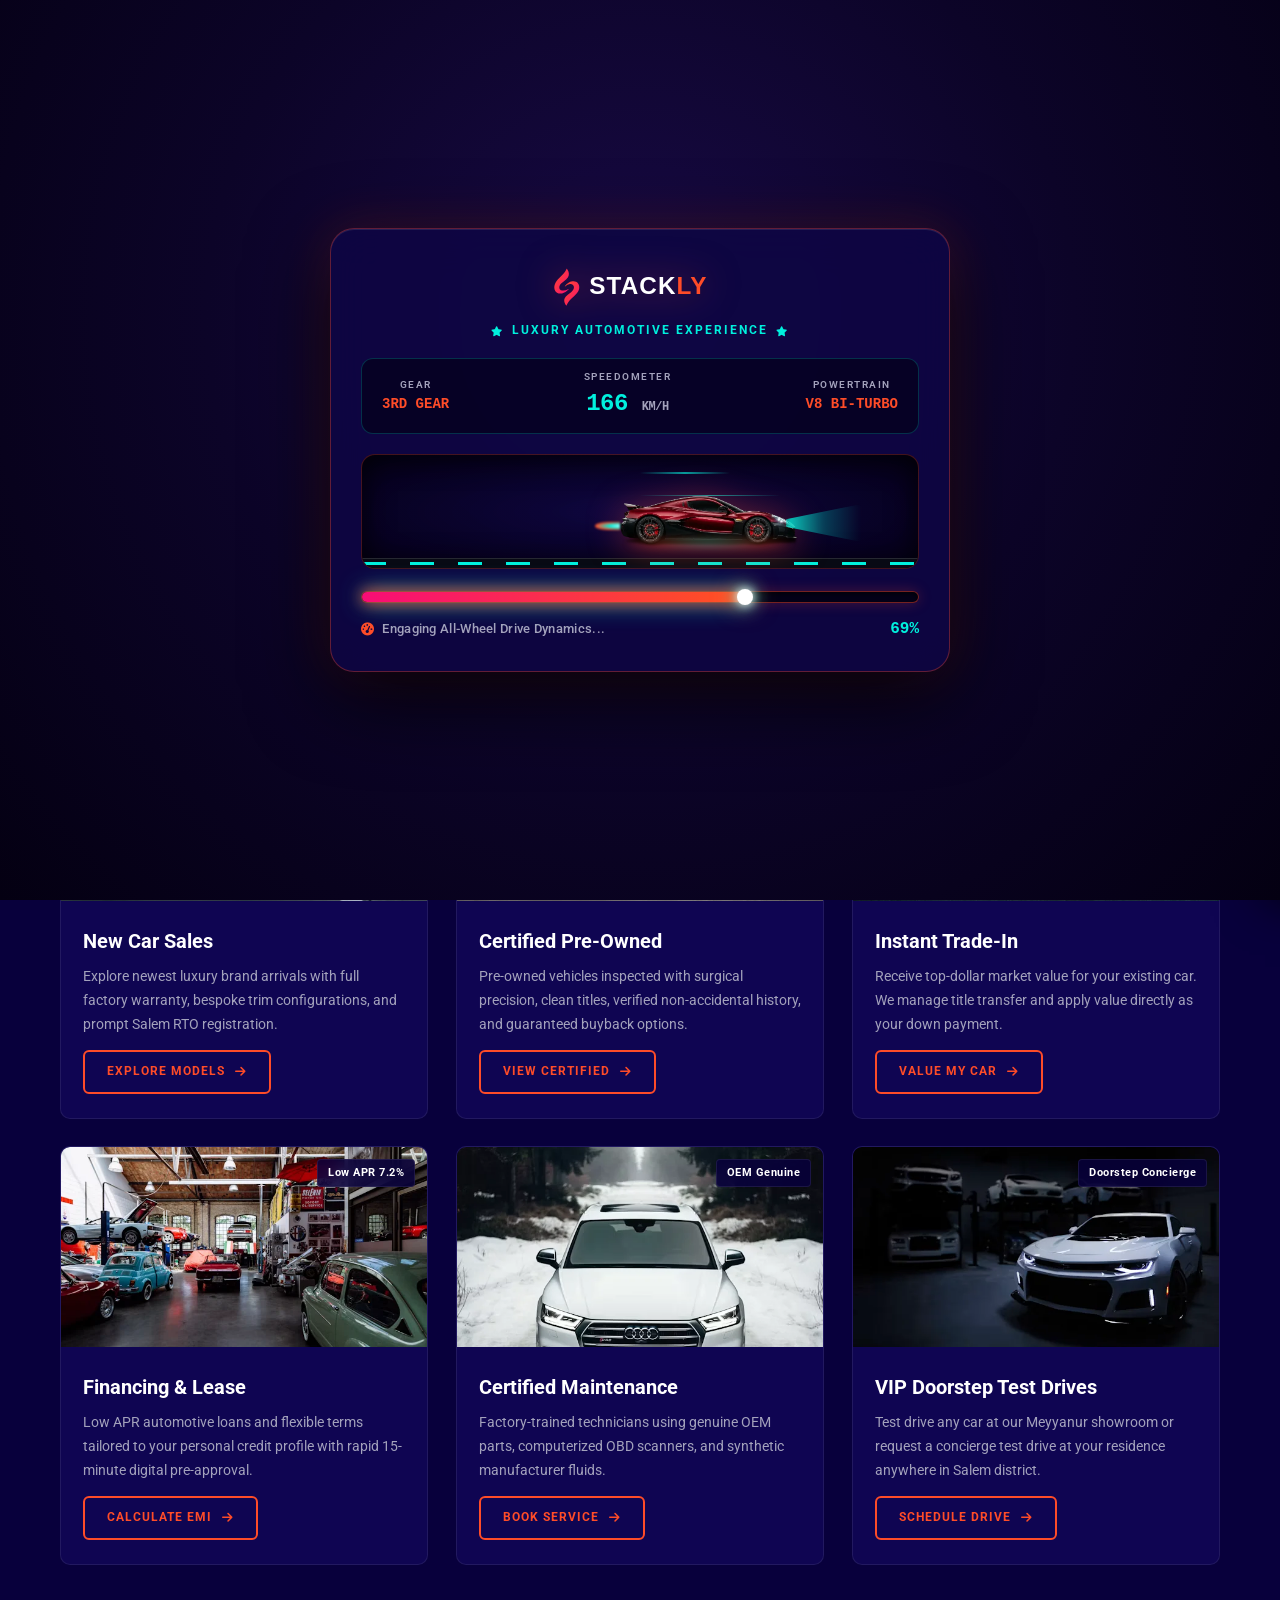
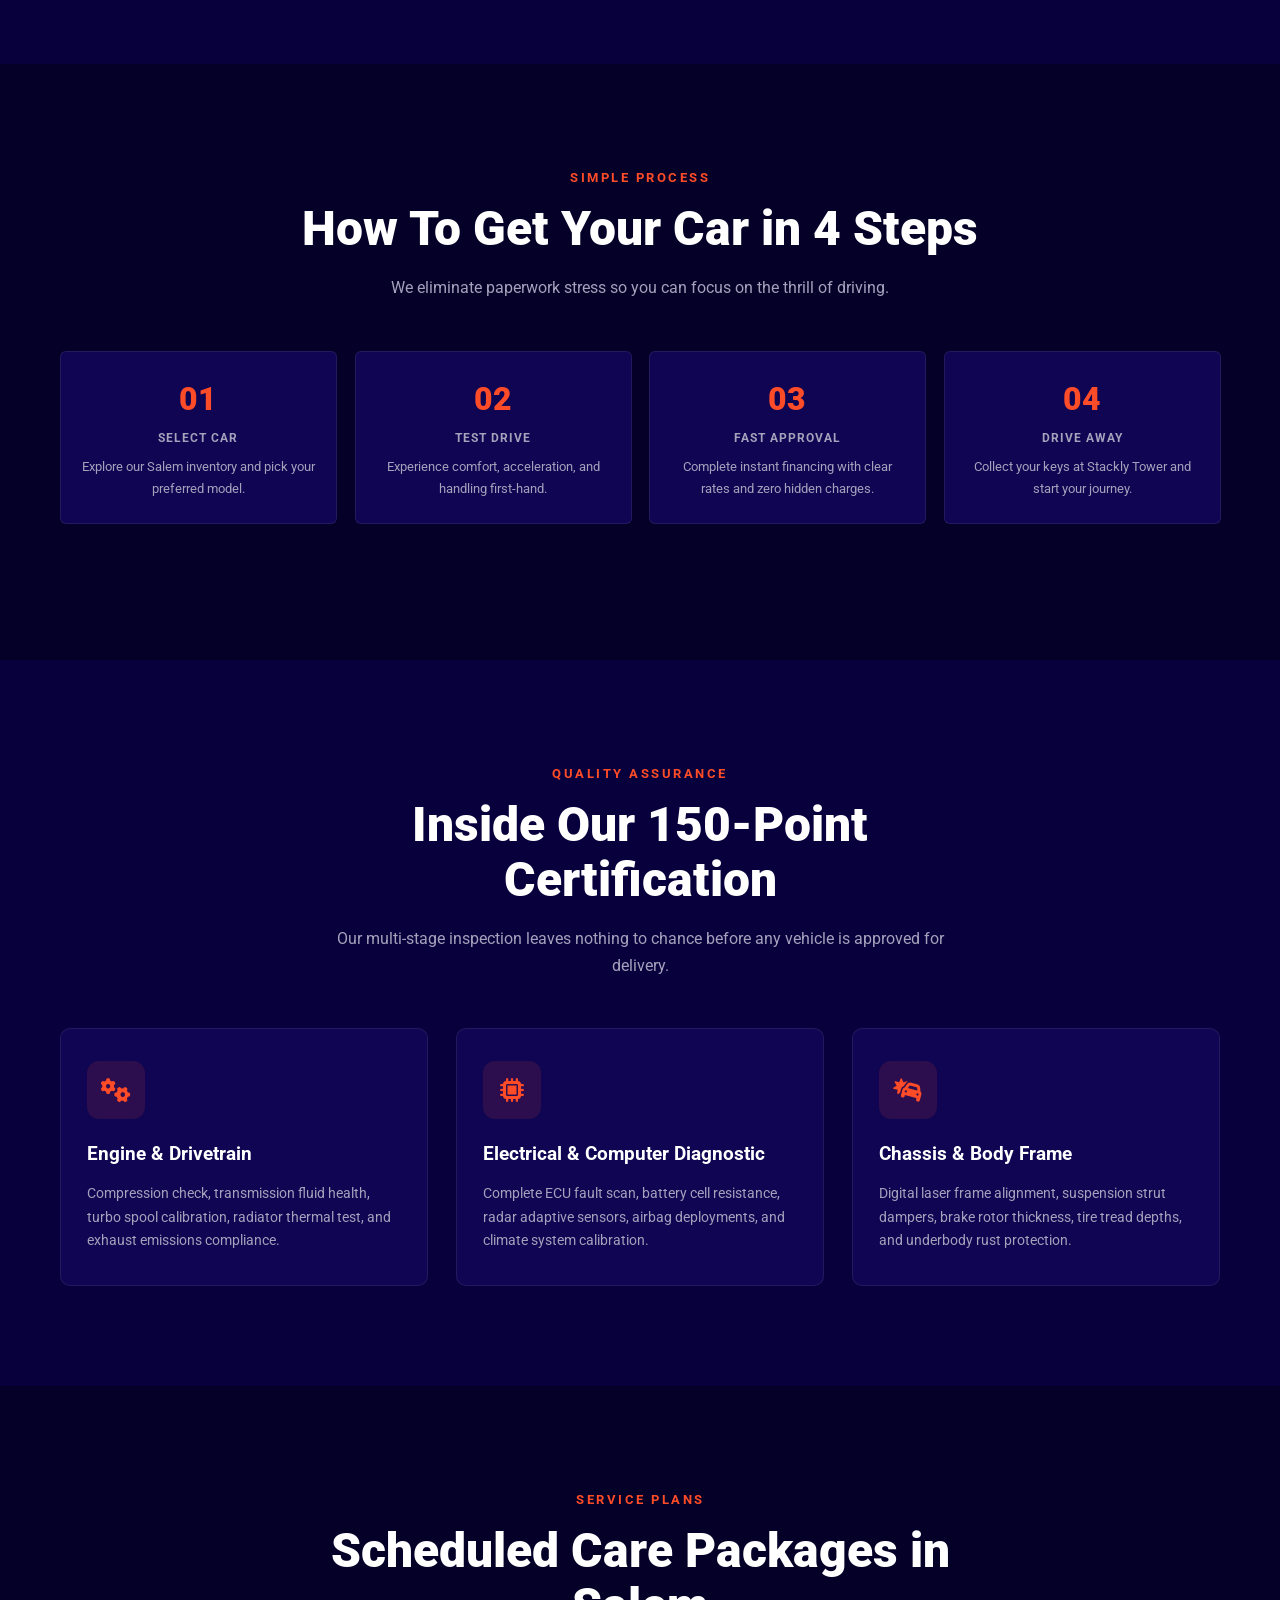
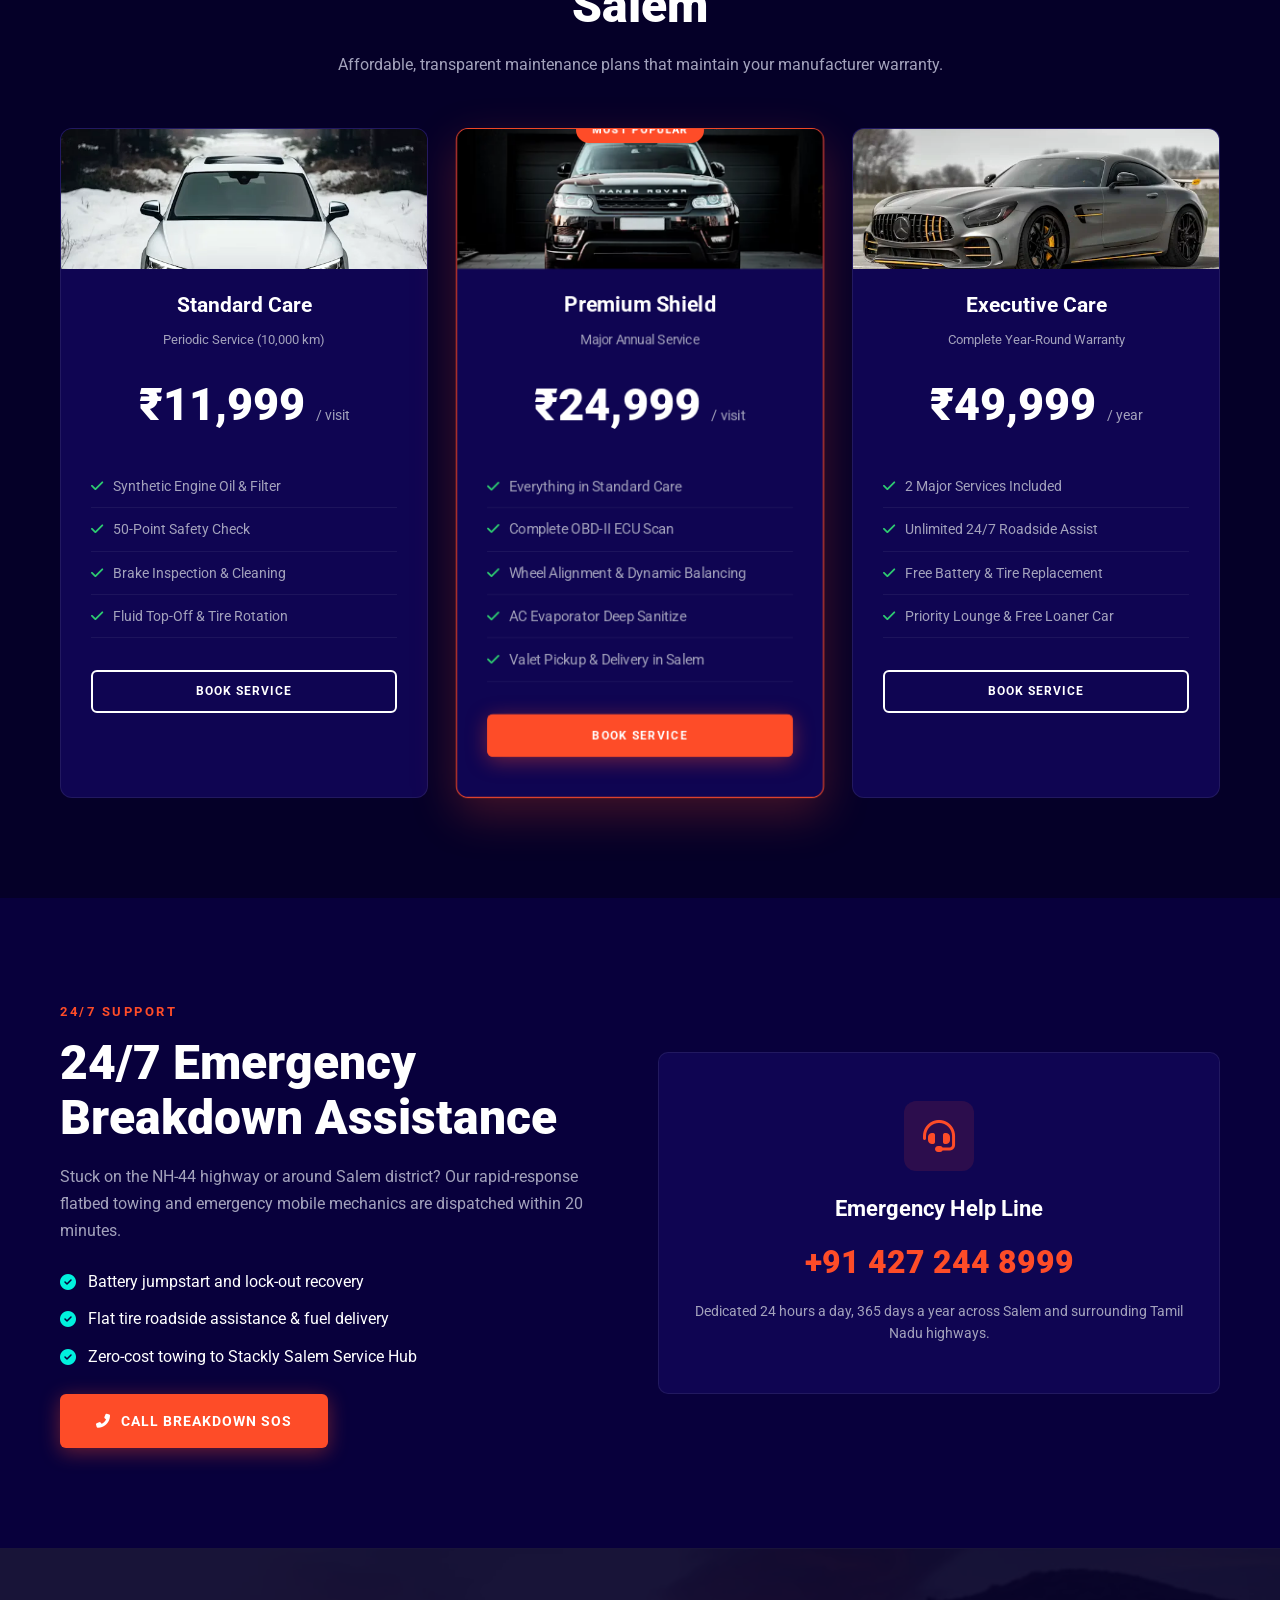
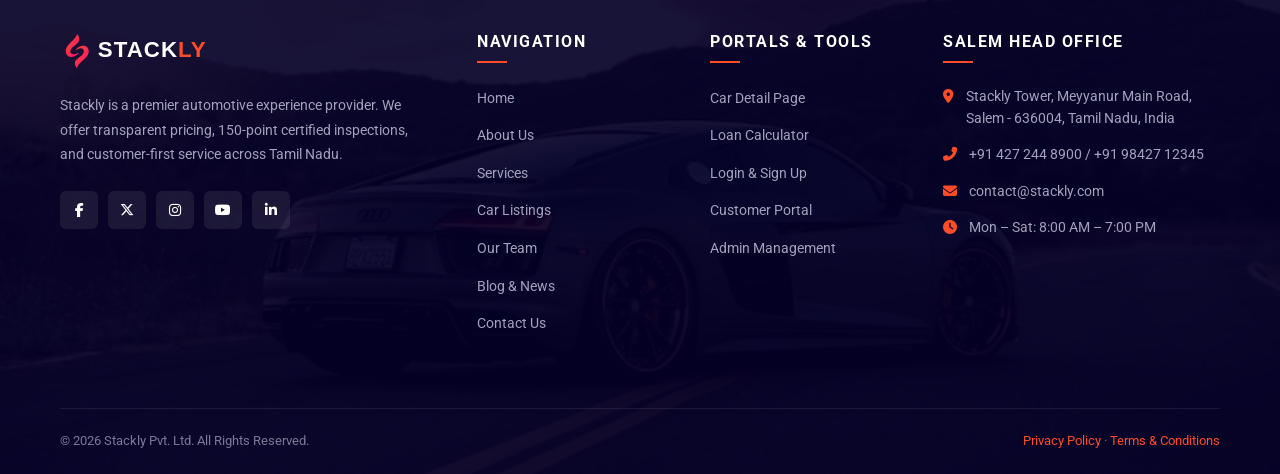
<file: service.html>
<!DOCTYPE html>
<html lang="en">
<head>
  <meta charset="UTF-8"/>
  <meta name="viewport" content="width=device-width, initial-scale=1.0"/>
  <title>Our Services &ndash; Stackly</title>
  <link rel="stylesheet" href="https://cdnjs.cloudflare.com/ajax/libs/font-awesome/6.5.0/css/all.min.css"/>
  <link rel="stylesheet" href="style.css"/>
</head>
<body>

<!-- ==============================================================================
     STACKLY CINEMATIC 3-SECOND PHOTOREALISTIC SUPERCAR PRELOADER
     ============================================================================== -->
<div id="stacklyPreloader" class="stackly-preloader-overlay">
  <div class="preloader-cinematic-stage">
    <div class="preloader-top-brand">
      <img src="stackly-logo.svg" alt="Stackly" class="preloader-cinematic-logo"/>
      <div class="preloader-salem-badge"><i class="fas fa-star" style="color:var(--accent-cyan); font-size:10px;"></i> Luxury Automotive Experience <i class="fas fa-star" style="color:var(--accent-cyan); font-size:10px;"></i></div>
    </div>
    <div class="preloader-hud-display">
      <div class="hud-item">
        <span class="hud-label">GEAR</span>
        <span class="hud-value" id="hudGear">1ST GEAR</span>
      </div>
      <div class="hud-item hud-center">
        <span class="hud-label">SPEEDOMETER</span>
        <span class="hud-value-large"><span id="hudSpeed">0</span> <small>KM/H</small></span>
      </div>
      <div class="hud-item">
        <span class="hud-label">POWERTRAIN</span>
        <span class="hud-value" id="hudPower">V8 BI-TURBO</span>
      </div>
    </div>
    <div class="preloader-highway-stage" id="preloaderTrack">
      <div class="speed-streaks-layer">
        <span class="streak streak-1"></span>
        <span class="streak streak-2"></span>
        <span class="streak streak-3"></span>
        <span class="streak streak-4"></span>
      </div>
      <div class="preloader-supercar-wrapper" id="preloaderCar">
        <div class="supercar-headlight-cone"></div>
        <div class="supercar-underglow-neon"></div>
        <img src="assets/supercar-loader.webp" alt="Stackly Supercar" class="preloader-supercar-img"/>
        <div class="supercar-nitro-exhaust"><span class="nitro-flame"></span></div>
      </div>
      <div class="preloader-highway-road"><div class="highway-dashes"></div></div>
    </div>
    <div class="preloader-progress-console">
      <div class="progress-track-neon"><div class="progress-bar-neon" id="preloaderProgressBar"></div></div>
      <div class="progress-info-row">
        <span class="progress-status-msg" id="preloaderStatus"><i class="fas fa-tachometer-alt" style="color:var(--accent-pink);"></i> Igniting Twin-Turbo V8 Powertrain...</span>
        <span class="progress-percent-val" id="preloaderPercent">0%</span>
      </div>
    </div>
  </div>
</div>

<header id="site-header">
  <div class="header-inner">
    <a href="index.html" class="logo-link">
      <img src="stackly-logo.svg" alt="Stackly"/>
    </a>
    <ul class="nav-links">
      <li><a href="index.html" class="">Home</a></li>
      <li><a href="about.html" class="">About Us</a></li>
      <li><a href="service.html" class="active">Service</a></li>
      <li class="has-dropdown">
        <a href="listing.html" class="">Listing Car</a>
        <ul class="dropdown-panel">
          <li><a href="detail.html"><i class="fas fa-car-side"></i> Car Detail Page</a></li>
          <li><a href="financing.html"><i class="fas fa-calculator"></i> Financing &amp; Loan</a></li>
        </ul>
      </li>
      <li><a href="team.html" class="">Team</a></li>
      <li><a href="blog.html" class="">Blog</a></li>
      <li><a href="contact.html" class="">Contact</a></li>
    </ul>
    <div class="header-cta">
      <a href="login.html" id="authNavBtn" class="btn btn-outline btn-sm" style="border-color:var(--primary); color:var(--primary);"><i class="fas fa-sign-in-alt"></i> Login / Register</a>
      <a href="listing.html" class="btn btn-primary btn-sm">Inventory</a>
      <button class="mobile-toggle" id="mobileToggle" aria-label="Toggle Navigation"><i class="fas fa-bars"></i></button>
    </div>
  </div>
</header>

<div class="mobile-drawer-backdrop" id="mobileDrawerBackdrop"></div>
<div class="mobile-nav-drawer" id="mobileNavDrawer">
  <div class="mobile-drawer-header">
    <a href="index.html" class="drawer-logo">
      <img src="stackly-logo.svg" alt="Stackly" style="height:32px;"/>
    </a>
    <button class="drawer-close" id="drawerClose" aria-label="Close Menu">&times;</button>
  </div>

  <div class="mobile-drawer-body">
    <nav class="mobile-menu-list">
      <a href="index.html" class="mobile-menu-link"><i class="fas fa-home"></i> Home</a>
      <a href="about.html" class="mobile-menu-link"><i class="fas fa-info-circle"></i> About Us</a>
      <a href="service.html" class="mobile-menu-link"><i class="fas fa-cogs"></i> Services</a>
      <a href="listing.html" class="mobile-menu-link"><i class="fas fa-car"></i> Listing Car</a>
      <div class="mobile-submenu">
        <a href="detail.html" class="mobile-sublink"><i class="fas fa-angle-right"></i> Car Detail Page</a>
        <a href="financing.html" class="mobile-sublink"><i class="fas fa-angle-right"></i> Financing &amp; Loan</a>
      </div>
      <a href="team.html" class="mobile-menu-link"><i class="fas fa-users"></i> Team</a>
      <a href="blog.html" class="mobile-menu-link"><i class="fas fa-newspaper"></i> Blog</a>
      <a href="contact.html" class="mobile-menu-link"><i class="fas fa-envelope"></i> Contact</a>
    </nav>

    <div class="mobile-drawer-actions">
      <a href="login.html" class="btn btn-outline btn-sm mobile-action-btn" style="border-color:var(--primary); color:var(--primary); width:100%; justify-content:center;">
        <i class="fas fa-user-circle"></i> Login / Register
      </a>
      <a href="listing.html" class="btn btn-primary btn-sm mobile-action-btn" style="width:100%; justify-content:center;">
        <i class="fas fa-warehouse"></i> Browse Inventory
      </a>
    </div>

    <div class="mobile-drawer-contact">
      <div class="drawer-contact-item">
        <i class="fas fa-phone-alt"></i>
        <div>
          <small style="display:block; color:var(--text-muted); font-size:11px;">Helpline</small>
          <strong style="color:#fff; font-size:13px;">+91 98427 12345</strong>
        </div>
      </div>
      <div class="drawer-contact-item">
        <i class="fas fa-map-marker-alt"></i>
        <div>
          <small style="display:block; color:var(--text-muted); font-size:11px;">Showroom</small>
          <span style="color:#fff; font-size:13px;">Meyyanur Main Rd, Salem</span>
        </div>
      </div>
    </div>

    <div class="mobile-drawer-social">
      <a href="https://facebook.com" target="_blank" rel="noopener noreferrer" aria-label="Facebook"><i class="fab fa-facebook-f"></i></a>
      <a href="https://x.com" target="_blank" rel="noopener noreferrer" aria-label="X"><i class="fab fa-x-twitter"></i></a>
      <a href="https://instagram.com" target="_blank" rel="noopener noreferrer" aria-label="Instagram"><i class="fab fa-instagram"></i></a>
      <a href="https://youtube.com" target="_blank" rel="noopener noreferrer" aria-label="YouTube"><i class="fab fa-youtube"></i></a>
      <a href="https://linkedin.com" target="_blank" rel="noopener noreferrer" aria-label="LinkedIn"><i class="fab fa-linkedin-in"></i></a>
    </div>
  </div>
</div>

<div class="page-hero-banner">
  <div class="container banner-content">
    <h1 class="section-title">Our Services</h1>
    <div class="breadcrumbs">
      <a href="index.html">Home</a>
      <span>/</span>
      <span>Service</span>
    </div>
  </div>
</div>

<!-- SECTION 1: CORE 6 SERVICES -->
<section class="section-pad">
  <div class="container">
    <div style="text-align: center; max-width: 650px; margin: 0 auto 50px;" class="reveal-on-scroll">
      <span class="badge-tag">What We Do</span>
      <h2 class="section-title">Comprehensive Automotive Services</h2>
      <p class="section-desc">From sourcing your dream four-wheeler to master maintenance, trade-ins, and flexible financing in Salem, we handle every detail.</p>
    </div>

    <div class="features-grid-3">
      <div class="feature-box-glass reveal-on-scroll stagger-1" style="padding:0; overflow:hidden;">
        <div class="card-thumb-wrap">
          <img src="assets/photo-1503376780353-7e6692767b70-bd819.webp" alt="New Car Sales" loading="lazy"/>
          <span class="card-thumb-badge">Factory Spec</span>
        </div>
        <div style="padding:24px 22px;">
          <h3 style="font-size:1.25rem; margin-bottom:8px;">New Car Sales</h3>
          <p class="section-desc" style="font-size:14px; margin-bottom:14px;">Explore newest luxury brand arrivals with full factory warranty, bespoke trim configurations, and prompt Salem RTO registration.</p>
          <a href="listing.html" class="btn btn-outline-primary btn-sm">Explore Models <i class="fas fa-arrow-right"></i></a>
        </div>
      </div>

      <div class="feature-box-glass reveal-on-scroll stagger-2" style="padding:0; overflow:hidden;">
        <div class="card-thumb-wrap">
          <img src="assets/photo-1555215695-3004980ad54e-b8d80.webp" alt="Certified Pre-Owned" loading="lazy"/>
          <span class="card-thumb-badge">150-Pt Checked</span>
        </div>
        <div style="padding:24px 22px;">
          <h3 style="font-size:1.25rem; margin-bottom:8px;">Certified Pre-Owned</h3>
          <p class="section-desc" style="font-size:14px; margin-bottom:14px;">Pre-owned vehicles inspected with surgical precision, clean titles, verified non-accidental history, and guaranteed buyback options.</p>
          <a href="listing.html" class="btn btn-outline-primary btn-sm">View Certified <i class="fas fa-arrow-right"></i></a>
        </div>
      </div>

      <div class="feature-box-glass reveal-on-scroll stagger-3" style="padding:0; overflow:hidden;">
        <div class="card-thumb-wrap">
          <img src="assets/photo-1580273916550-e323be2ae537-c8782.webp" alt="Instant Trade-In" loading="lazy"/>
          <span class="card-thumb-badge">Instant Valuation</span>
        </div>
        <div style="padding:24px 22px;">
          <h3 style="font-size:1.25rem; margin-bottom:8px;">Instant Trade-In</h3>
          <p class="section-desc" style="font-size:14px; margin-bottom:14px;">Receive top-dollar market value for your existing car. We manage title transfer and apply value directly as your down payment.</p>
          <a href="contact.html" class="btn btn-outline-primary btn-sm">Value My Car <i class="fas fa-arrow-right"></i></a>
        </div>
      </div>

      <div class="feature-box-glass reveal-on-scroll stagger-1" style="padding:0; overflow:hidden;">
        <div class="card-thumb-wrap">
          <img src="assets/photo-1551522435-a13afa10f103-c3489.webp" alt="Financing & Lease" loading="lazy"/>
          <span class="card-thumb-badge">Low APR 7.2%</span>
        </div>
        <div style="padding:24px 22px;">
          <h3 style="font-size:1.25rem; margin-bottom:8px;">Financing &amp; Lease</h3>
          <p class="section-desc" style="font-size:14px; margin-bottom:14px;">Low APR automotive loans and flexible terms tailored to your personal credit profile with rapid 15-minute digital pre-approval.</p>
          <a href="financing.html" class="btn btn-outline-primary btn-sm">Calculate EMI <i class="fas fa-arrow-right"></i></a>
        </div>
      </div>

      <div class="feature-box-glass reveal-on-scroll stagger-2" style="padding:0; overflow:hidden;">
        <div class="card-thumb-wrap">
          <img src="assets/photo-1517524008697-84bbe3c3fd98-23199.webp" alt="Certified Maintenance" loading="lazy"/>
          <span class="card-thumb-badge">OEM Genuine</span>
        </div>
        <div style="padding:24px 22px;">
          <h3 style="font-size:1.25rem; margin-bottom:8px;">Certified Maintenance</h3>
          <p class="section-desc" style="font-size:14px; margin-bottom:14px;">Factory-trained technicians using genuine OEM parts, computerized OBD scanners, and synthetic manufacturer fluids.</p>
          <a href="contact.html" class="btn btn-outline-primary btn-sm">Book Service <i class="fas fa-arrow-right"></i></a>
        </div>
      </div>

      <div class="feature-box-glass reveal-on-scroll stagger-3" style="padding:0; overflow:hidden;">
        <div class="card-thumb-wrap">
          <img src="assets/photo-1492144534655-ae79c964c9d7-7a2a0.webp" alt="VIP Doorstep Drives" loading="lazy"/>
          <span class="card-thumb-badge">Doorstep Concierge</span>
        </div>
        <div style="padding:24px 22px;">
          <h3 style="font-size:1.25rem; margin-bottom:8px;">VIP Doorstep Test Drives</h3>
          <p class="section-desc" style="font-size:14px; margin-bottom:14px;">Test drive any car at our Meyyanur showroom or request a concierge test drive at your residence anywhere in Salem district.</p>
          <a href="detail.html" class="btn btn-outline-primary btn-sm">Schedule Drive <i class="fas fa-arrow-right"></i></a>
        </div>
      </div>
    </div>
  </div>
</section>

<!-- SECTION 2: THE 4-STEP BUYING PROCESS -->
<section class="section-pad" style="background: var(--bg-darker);">
  <div class="container">
    <div style="text-align: center; margin-bottom: 50px;" class="reveal-on-scroll">
      <span class="badge-tag">Simple Process</span>
      <h2 class="section-title">How To Get Your Car in 4 Steps</h2>
      <p class="section-desc">We eliminate paperwork stress so you can focus on the thrill of driving.</p>
    </div>

    <div class="stat-counter-strip" style="grid-template-columns: repeat(4, 1fr);">
      <div class="stat-box-card reveal-on-scroll stagger-1">
        <div class="stat-number">01</div>
        <div class="stat-title">Select Car</div>
        <p class="section-desc" style="font-size: 13px; margin-top: 8px;">Explore our Salem inventory and pick your preferred model.</p>
      </div>
      <div class="stat-box-card reveal-on-scroll stagger-2">
        <div class="stat-number">02</div>
        <div class="stat-title">Test Drive</div>
        <p class="section-desc" style="font-size: 13px; margin-top: 8px;">Experience comfort, acceleration, and handling first-hand.</p>
      </div>
      <div class="stat-box-card reveal-on-scroll stagger-3">
        <div class="stat-number">03</div>
        <div class="stat-title">Fast Approval</div>
        <p class="section-desc" style="font-size: 13px; margin-top: 8px;">Complete instant financing with clear rates and zero hidden charges.</p>
      </div>
      <div class="stat-box-card reveal-on-scroll stagger-4">
        <div class="stat-number">04</div>
        <div class="stat-title">Drive Away</div>
        <p class="section-desc" style="font-size: 13px; margin-top: 8px;">Collect your keys at Stackly Tower and start your journey.</p>
      </div>
    </div>
  </div>
</section>

<!-- SECTION 3: 150-POINT INSPECTION CHECKLIST BREAKDOWN -->
<section class="section-pad">
  <div class="container">
    <div style="text-align:center; max-width:650px; margin:0 auto 48px;" class="reveal-on-scroll">
      <span class="badge-tag">Quality Assurance</span>
      <h2 class="section-title">Inside Our 150-Point Certification</h2>
      <p class="section-desc">Our multi-stage inspection leaves nothing to chance before any vehicle is approved for delivery.</p>
    </div>
    <div class="features-grid-3">
      <div class="feature-box-glass reveal-on-scroll stagger-1">
        <div class="feature-box-icon"><i class="fas fa-cogs"></i></div>
        <h3 style="font-size:1.2rem; margin-bottom:12px;">Engine &amp; Drivetrain</h3>
        <p style="font-size:14px; color:var(--text-muted); line-height:1.7;">Compression check, transmission fluid health, turbo spool calibration, radiator thermal test, and exhaust emissions compliance.</p>
      </div>
      <div class="feature-box-glass reveal-on-scroll stagger-2">
        <div class="feature-box-icon"><i class="fas fa-microchip"></i></div>
        <h3 style="font-size:1.2rem; margin-bottom:12px;">Electrical &amp; Computer Diagnostic</h3>
        <p style="font-size:14px; color:var(--text-muted); line-height:1.7;">Complete ECU fault scan, battery cell resistance, radar adaptive sensors, airbag deployments, and climate system calibration.</p>
      </div>
      <div class="feature-box-glass reveal-on-scroll stagger-3">
        <div class="feature-box-icon"><i class="fas fa-car-crash"></i></div>
        <h3 style="font-size:1.2rem; margin-bottom:12px;">Chassis &amp; Body Frame</h3>
        <p style="font-size:14px; color:var(--text-muted); line-height:1.7;">Digital laser frame alignment, suspension strut dampers, brake rotor thickness, tire tread depths, and underbody rust protection.</p>
      </div>
    </div>
  </div>
</section>

<!-- SECTION 4: SERVICE PACKAGES & MAINTENANCE PLANS -->
<section class="section-pad" style="background: var(--bg-darker);">
  <div class="container">
    <div style="text-align:center; max-width:650px; margin:0 auto 50px;" class="reveal-on-scroll">
      <span class="badge-tag">Service Plans</span>
      <h2 class="section-title">Scheduled Care Packages in Salem</h2>
      <p class="section-desc">Affordable, transparent maintenance plans that maintain your manufacturer warranty.</p>
    </div>
    <div class="features-grid-3">
      <div class="pricing-plan-card reveal-on-scroll stagger-1" style="padding-top:0; overflow:hidden;">
        <div class="card-thumb-wrap" style="height:140px; margin:0 -30px 20px -30px; width:calc(100% + 60px);">
          <img src="assets/photo-1517524008697-84bbe3c3fd98-23199.webp" alt="Standard Care"/>
        </div>
        <h3 style="font-size:1.3rem; margin-bottom:8px;">Standard Care</h3>
        <p style="font-size:13px; color:var(--text-muted);">Periodic Service (10,000 km)</p>
        <div class="plan-price-large">₹11,999 <span>/ visit</span></div>
        <ul class="plan-features-list">
          <li><i class="fas fa-check"></i> Synthetic Engine Oil &amp; Filter</li>
          <li><i class="fas fa-check"></i> 50-Point Safety Check</li>
          <li><i class="fas fa-check"></i> Brake Inspection &amp; Cleaning</li>
          <li><i class="fas fa-check"></i> Fluid Top-Off &amp; Tire Rotation</li>
        </ul>
        <a href="contact.html" class="btn btn-outline btn-sm" style="width:100%;">Book Service</a>
      </div>

      <div class="pricing-plan-card featured reveal-on-scroll stagger-2" style="padding-top:0; overflow:hidden;">
        <div class="card-thumb-wrap" style="height:140px; margin:0 -30px 20px -30px; width:calc(100% + 60px);">
          <img src="assets/photo-1563720223185-11003d516935-e55d4.webp" alt="Premium Shield"/>
        </div>
        <span class="plan-badge">Most Popular</span>
        <h3 style="font-size:1.3rem; margin-bottom:8px;">Premium Shield</h3>
        <p style="font-size:13px; color:var(--text-muted);">Major Annual Service</p>
        <div class="plan-price-large">₹24,999 <span>/ visit</span></div>
        <ul class="plan-features-list">
          <li><i class="fas fa-check"></i> Everything in Standard Care</li>
          <li><i class="fas fa-check"></i> Complete OBD-II ECU Scan</li>
          <li><i class="fas fa-check"></i> Wheel Alignment &amp; Dynamic Balancing</li>
          <li><i class="fas fa-check"></i> AC Evaporator Deep Sanitize</li>
          <li><i class="fas fa-check"></i> Valet Pickup &amp; Delivery in Salem</li>
        </ul>
        <a href="contact.html" class="btn btn-primary btn-sm" style="width:100%;">Book Service</a>
      </div>

      <div class="pricing-plan-card reveal-on-scroll stagger-3" style="padding-top:0; overflow:hidden;">
        <div class="card-thumb-wrap" style="height:140px; margin:0 -30px 20px -30px; width:calc(100% + 60px);">
          <img src="assets/photo-1618843479313-40f8afb4b4d8-b4ad2.webp" alt="Executive Care"/>
        </div>
        <h3 style="font-size:1.3rem; margin-bottom:8px;">Executive Care</h3>
        <p style="font-size:13px; color:var(--text-muted);">Complete Year-Round Warranty</p>
        <div class="plan-price-large">₹49,999 <span>/ year</span></div>
        <ul class="plan-features-list">
          <li><i class="fas fa-check"></i> 2 Major Services Included</li>
          <li><i class="fas fa-check"></i> Unlimited 24/7 Roadside Assist</li>
          <li><i class="fas fa-check"></i> Free Battery &amp; Tire Replacement</li>
          <li><i class="fas fa-check"></i> Priority Lounge &amp; Free Loaner Car</li>
        </ul>
        <a href="contact.html" class="btn btn-outline btn-sm" style="width:100%;">Book Service</a>
      </div>
    </div>
  </div>
</section>

<!-- SECTION 5: ROADSIDE ASSISTANCE & CALL-TO-ACTION -->
<section class="section-pad">
  <div class="container">
    <div class="features-grid-2">
      <div class="reveal-left">
        <span class="badge-tag">24/7 Support</span>
        <h2 class="section-title">24/7 Emergency Breakdown Assistance</h2>
        <p class="section-desc">Stuck on the NH-44 highway or around Salem district? Our rapid-response flatbed towing and emergency mobile mechanics are dispatched within 20 minutes.</p>
        <div style="margin:24px 0; display:flex; flex-direction:column; gap:12px;">
          <div style="display:flex; align-items:center; gap:12px;"><i class="fas fa-check-circle" style="color:var(--accent-cyan);"></i> <span>Battery jumpstart and lock-out recovery</span></div>
          <div style="display:flex; align-items:center; gap:12px;"><i class="fas fa-check-circle" style="color:var(--accent-cyan);"></i> <span>Flat tire roadside assistance &amp; fuel delivery</span></div>
          <div style="display:flex; align-items:center; gap:12px;"><i class="fas fa-check-circle" style="color:var(--accent-cyan);"></i> <span>Zero-cost towing to Stackly Salem Service Hub</span></div>
        </div>
        <a href="tel:+914272448900" class="btn btn-primary"><i class="fas fa-phone-alt"></i> Call Breakdown SOS</a>
      </div>
      <div class="reveal-right">
        <div class="feature-box-glass" style="text-align:center; padding:48px 32px;">
          <div class="feature-box-icon" style="margin:0 auto 20px; width:70px; height:70px; font-size:32px;"><i class="fas fa-headset"></i></div>
          <h3 style="font-size:1.4rem; margin-bottom:10px;">Emergency Help Line</h3>
          <div style="font-size:2rem; font-weight:900; color:var(--primary); margin-bottom:12px;">+91 427 244 8999</div>
          <p style="color:var(--text-muted); font-size:14px;">Dedicated 24 hours a day, 365 days a year across Salem and surrounding Tamil Nadu highways.</p>
        </div>
      </div>
    </div>
  </div>
</section>

<footer id="site-footer">
  <div class="container footer-content-wrap">
    <div class="footer-columns-grid">
      <div>
        <div class="footer-logo">
          <img src="stackly-logo.svg" alt="Stackly"/>
        </div>
        <p class="footer-about-text">Stackly is a premier automotive experience provider. We offer transparent pricing, 150-point certified inspections, and customer-first service across Tamil Nadu.</p>
        <div class="footer-social-icons">
          <a href="https://facebook.com" target="_blank" rel="noopener noreferrer" aria-label="Facebook"><i class="fab fa-facebook-f"></i></a>
          <a href="https://x.com" target="_blank" rel="noopener noreferrer" aria-label="X"><i class="fab fa-x-twitter"></i></a>
          <a href="https://instagram.com" target="_blank" rel="noopener noreferrer" aria-label="Instagram"><i class="fab fa-instagram"></i></a>
          <a href="https://youtube.com" target="_blank" rel="noopener noreferrer" aria-label="YouTube"><i class="fab fa-youtube"></i></a>
          <a href="https://linkedin.com" target="_blank" rel="noopener noreferrer" aria-label="LinkedIn"><i class="fab fa-linkedin-in"></i></a>
        </div>
      </div>
      <div>
        <h4 class="footer-col-header">Navigation</h4>
        <ul class="footer-nav-links">
          <li><a href="index.html">Home</a></li>
          <li><a href="about.html">About Us</a></li>
          <li><a href="service.html">Services</a></li>
          <li><a href="listing.html">Car Listings</a></li>
          <li><a href="team.html">Our Team</a></li>
          <li><a href="blog.html">Blog &amp; News</a></li>
          <li><a href="contact.html">Contact Us</a></li>
        </ul>
      </div>
      <div>
        <h4 class="footer-col-header">Portals &amp; Tools</h4>
        <ul class="footer-nav-links">
          <li><a href="detail.html">Car Detail Page</a></li>
          <li><a href="financing.html">Loan Calculator</a></li>
          <li><a href="login.html">Login &amp; Sign Up</a></li>
          <li><a href="customer-dashboard.html">Customer Portal</a></li>
          <li><a href="admin-dashboard.html">Admin Management</a></li>
        </ul>
      </div>
      <div>
        <h4 class="footer-col-header">Salem Head Office</h4>
        <ul class="footer-contact-items">
          <li><i class="fas fa-map-marker-alt"></i><span>Stackly Tower, Meyyanur Main Road, Salem - 636004, Tamil Nadu, India</span></li>
          <li><i class="fas fa-phone-alt"></i><span>+91 427 244 8900 / +91 98427 12345</span></li>
          <li><i class="fas fa-envelope"></i><span>contact@stackly.com</span></li>
          <li><i class="fas fa-clock"></i><span>Mon &ndash; Sat: 8:00 AM &ndash; 7:00 PM</span></li>
        </ul>
      </div>
    </div>
    <div class="footer-copyright-bar">
      <span>&copy; 2026 Stackly Pvt. Ltd. All Rights Reserved.</span>
      <span><a href="#">Privacy Policy</a> &middot; <a href="#">Terms &amp; Conditions</a></span>
    </div>
  </div>
</footer>

<button id="scrollTopBtn" aria-label="Scroll to top"><i class="fas fa-arrow-up"></i></button>

<div id="videoModalWrapper">
  <div class="video-modal-inner">
    <button class="video-close-trigger" id="videoCloseTrigger">&times; Close</button>
    <iframe id="videoFrame" width="100%" height="100%" src="about:blank" frameborder="0" allow="autoplay; encrypted-media" allowfullscreen style="border-radius:10px;"></iframe>
  </div>
</div>
<script src="script.js"></script>
</body>
</html>
</file>
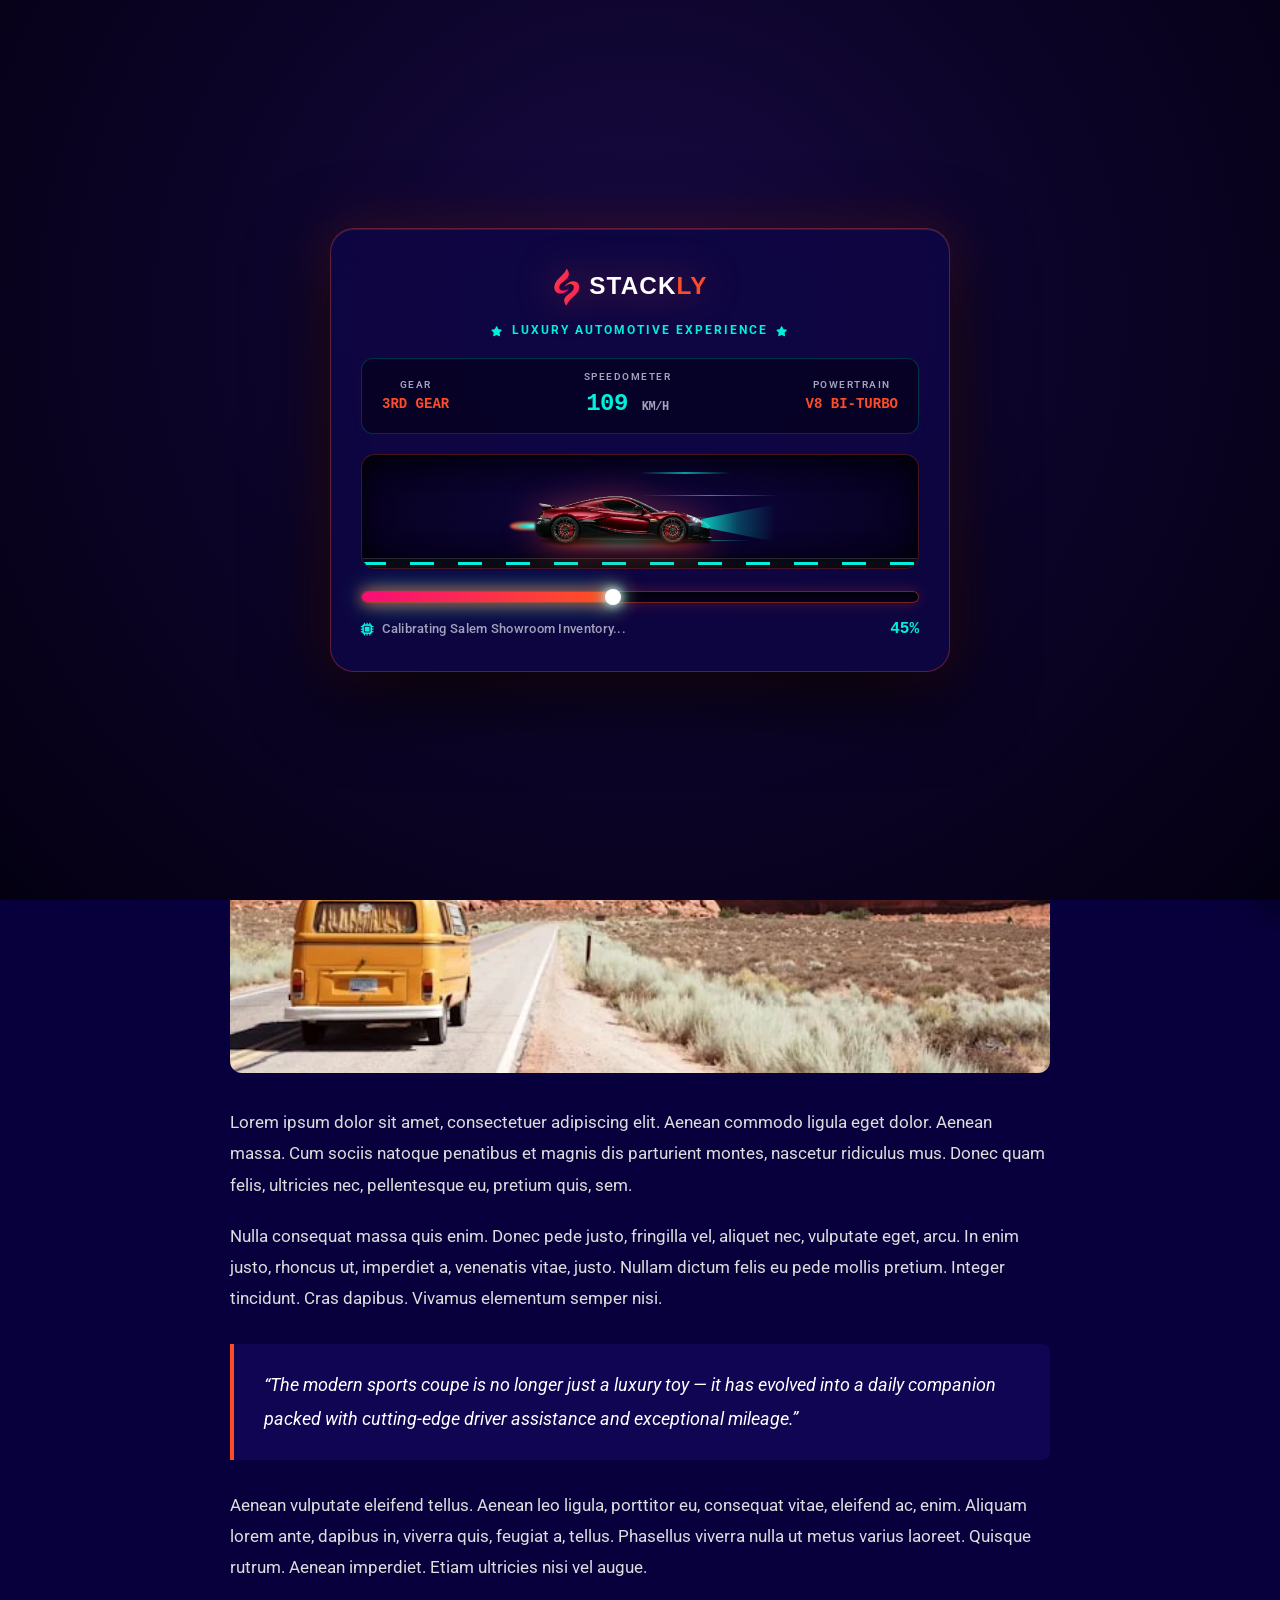
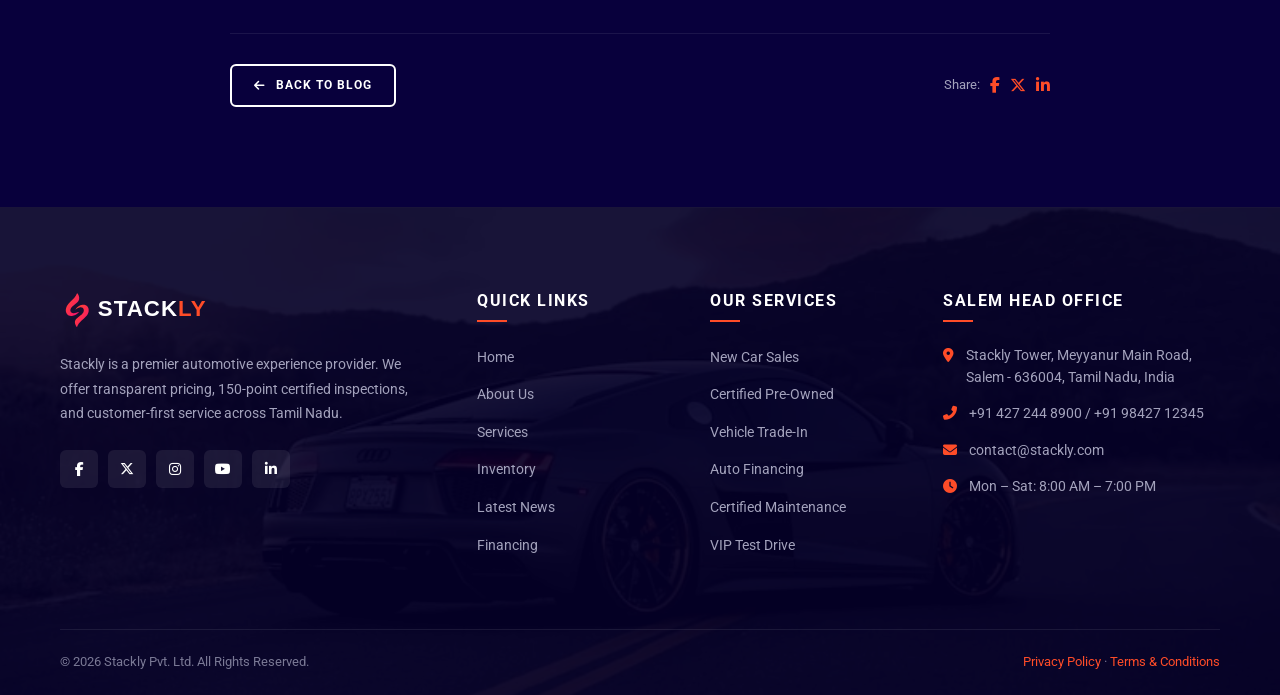
<file: single-post.html>
<!DOCTYPE html>
<html lang="en">
<head>
  <meta charset="UTF-8"/>
  <meta name="viewport" content="width=device-width, initial-scale=1.0"/>
  <title>The Second Most Popular Vehicle In America &ndash; Stackly</title>
  <link rel="stylesheet" href="https://cdnjs.cloudflare.com/ajax/libs/font-awesome/6.5.0/css/all.min.css"/>
  <link rel="stylesheet" href="style.css"/>
</head>
<body>

<!-- ==============================================================================
     STACKLY CINEMATIC 3-SECOND PHOTOREALISTIC SUPERCAR PRELOADER
     ============================================================================== -->
<div id="stacklyPreloader" class="stackly-preloader-overlay">
  <div class="preloader-cinematic-stage">
    <div class="preloader-top-brand">
      <img src="stackly-logo.svg" alt="Stackly" class="preloader-cinematic-logo"/>
      <div class="preloader-salem-badge"><i class="fas fa-star" style="color:var(--accent-cyan); font-size:10px;"></i> Luxury Automotive Experience <i class="fas fa-star" style="color:var(--accent-cyan); font-size:10px;"></i></div>
    </div>
    <div class="preloader-hud-display">
      <div class="hud-item">
        <span class="hud-label">GEAR</span>
        <span class="hud-value" id="hudGear">1ST GEAR</span>
      </div>
      <div class="hud-item hud-center">
        <span class="hud-label">SPEEDOMETER</span>
        <span class="hud-value-large"><span id="hudSpeed">0</span> <small>KM/H</small></span>
      </div>
      <div class="hud-item">
        <span class="hud-label">POWERTRAIN</span>
        <span class="hud-value" id="hudPower">V8 BI-TURBO</span>
      </div>
    </div>
    <div class="preloader-highway-stage" id="preloaderTrack">
      <div class="speed-streaks-layer">
        <span class="streak streak-1"></span>
        <span class="streak streak-2"></span>
        <span class="streak streak-3"></span>
        <span class="streak streak-4"></span>
      </div>
      <div class="preloader-supercar-wrapper" id="preloaderCar">
        <div class="supercar-headlight-cone"></div>
        <div class="supercar-underglow-neon"></div>
        <img src="assets/supercar-loader.webp" alt="Stackly Supercar" class="preloader-supercar-img"/>
        <div class="supercar-nitro-exhaust"><span class="nitro-flame"></span></div>
      </div>
      <div class="preloader-highway-road"><div class="highway-dashes"></div></div>
    </div>
    <div class="preloader-progress-console">
      <div class="progress-track-neon"><div class="progress-bar-neon" id="preloaderProgressBar"></div></div>
      <div class="progress-info-row">
        <span class="progress-status-msg" id="preloaderStatus"><i class="fas fa-tachometer-alt" style="color:var(--accent-pink);"></i> Igniting Twin-Turbo V8 Powertrain...</span>
        <span class="progress-percent-val" id="preloaderPercent">0%</span>
      </div>
    </div>
  </div>
</div>

<header id="site-header">
  <div class="header-inner">
    <a href="index.html" class="logo-link">
      <img src="stackly-logo.svg" alt="Stackly"/>
    </a>
    <ul class="nav-links">
      <li><a href="index.html" class="">Home</a></li>
      <li><a href="about.html" class="">About Us</a></li>
      <li><a href="service.html" class="">Service</a></li>
      <li class="has-dropdown">
        <a href="listing.html" class="">Listing Car</a>
        <ul class="dropdown-panel">
          <li><a href="detail.html"><i class="fas fa-car-side"></i> Car Detail Page</a></li>
          <li><a href="financing.html"><i class="fas fa-calculator"></i> Financing &amp; Loan</a></li>
        </ul>
      </li>
      <li><a href="team.html" class="">Team</a></li>
      <li><a href="blog.html" class="active">Blog</a></li>
      <li><a href="contact.html" class="">Contact</a></li>
    </ul>
    <div class="header-cta">
      <a href="login.html" id="authNavBtn" class="btn btn-outline btn-sm" style="border-color:var(--primary); color:var(--primary);"><i class="fas fa-sign-in-alt"></i> Login / Register</a>
      <a href="listing.html" class="btn btn-primary btn-sm">Inventory</a>
      <button class="mobile-toggle" id="mobileToggle" aria-label="Toggle Navigation"><i class="fas fa-bars"></i></button>
    </div>
  </div>
</header>

<div class="mobile-drawer-backdrop" id="mobileDrawerBackdrop"></div>
<div class="mobile-nav-drawer" id="mobileNavDrawer">
  <div class="mobile-drawer-header">
    <a href="index.html" class="drawer-logo">
      <img src="stackly-logo.svg" alt="Stackly" style="height:32px;"/>
    </a>
    <button class="drawer-close" id="drawerClose" aria-label="Close Menu">&times;</button>
  </div>

  <div class="mobile-drawer-body">
    <nav class="mobile-menu-list">
      <a href="index.html" class="mobile-menu-link"><i class="fas fa-home"></i> Home</a>
      <a href="about.html" class="mobile-menu-link"><i class="fas fa-info-circle"></i> About Us</a>
      <a href="service.html" class="mobile-menu-link"><i class="fas fa-cogs"></i> Services</a>
      <a href="listing.html" class="mobile-menu-link"><i class="fas fa-car"></i> Listing Car</a>
      <div class="mobile-submenu">
        <a href="detail.html" class="mobile-sublink"><i class="fas fa-angle-right"></i> Car Detail Page</a>
        <a href="financing.html" class="mobile-sublink"><i class="fas fa-angle-right"></i> Financing &amp; Loan</a>
      </div>
      <a href="team.html" class="mobile-menu-link"><i class="fas fa-users"></i> Team</a>
      <a href="blog.html" class="mobile-menu-link"><i class="fas fa-newspaper"></i> Blog</a>
      <a href="contact.html" class="mobile-menu-link"><i class="fas fa-envelope"></i> Contact</a>
    </nav>

    <div class="mobile-drawer-actions">
      <a href="login.html" class="btn btn-outline btn-sm mobile-action-btn" style="border-color:var(--primary); color:var(--primary); width:100%; justify-content:center;">
        <i class="fas fa-user-circle"></i> Login / Register
      </a>
      <a href="listing.html" class="btn btn-primary btn-sm mobile-action-btn" style="width:100%; justify-content:center;">
        <i class="fas fa-warehouse"></i> Browse Inventory
      </a>
    </div>

    <div class="mobile-drawer-contact">
      <div class="drawer-contact-item">
        <i class="fas fa-phone-alt"></i>
        <div>
          <small style="display:block; color:var(--text-muted); font-size:11px;">Helpline</small>
          <strong style="color:#fff; font-size:13px;">+91 98427 12345</strong>
        </div>
      </div>
      <div class="drawer-contact-item">
        <i class="fas fa-map-marker-alt"></i>
        <div>
          <small style="display:block; color:var(--text-muted); font-size:11px;">Showroom</small>
          <span style="color:#fff; font-size:13px;">Meyyanur Main Rd, Salem</span>
        </div>
      </div>
    </div>

    <div class="mobile-drawer-social">
      <a href="https://facebook.com" target="_blank" rel="noopener noreferrer" aria-label="Facebook"><i class="fab fa-facebook-f"></i></a>
      <a href="https://x.com" target="_blank" rel="noopener noreferrer" aria-label="X"><i class="fab fa-x-twitter"></i></a>
      <a href="https://instagram.com" target="_blank" rel="noopener noreferrer" aria-label="Instagram"><i class="fab fa-instagram"></i></a>
      <a href="https://youtube.com" target="_blank" rel="noopener noreferrer" aria-label="YouTube"><i class="fab fa-youtube"></i></a>
      <a href="https://linkedin.com" target="_blank" rel="noopener noreferrer" aria-label="LinkedIn"><i class="fab fa-linkedin-in"></i></a>
    </div>
  </div>
</div>



  







  
<div class="page-hero-banner">
  <div class="container banner-content">
    <h1 class="section-title">Article Details</h1>
    <div class="breadcrumbs">
      <a href="index.html">Home</a>
      <span>/</span>
      <a href="blog.html">Blog</a>
      <span>/</span>
      <span>Article</span>
    </div>
  </div>
</div>

<section class="section-pad">
  <div class="container" style="max-width: 860px;">
    <span class="news-cat-badge">Automotive Analysis</span>
    <h1 class="section-title" style="font-size: clamp(2rem, 4vw, 2.8rem); margin: 12px 0 20px;">The Second Most Popular Vehicle In America</h1>
    
    <div style="display:flex; gap: 20px; font-size: 13px; color: var(--text-muted); margin-bottom: 28px;">
      <span><i class="fas fa-user" style="color:var(--primary);"></i> Stackly Editorial</span>
      <span><i class="fas fa-calendar-alt" style="color:var(--primary);"></i> June 10, 2024</span>
      <span><i class="fas fa-comments" style="color:var(--primary);"></i> 8 Comments</span>
    </div>

    <img src="assets/driving-into-the-sunset-300x200-59451.webp" alt="Article Header" style="width: 100%; height: 420px; object-fit: cover; border-radius: 12px; margin-bottom: 34px;"/>

    <div style="color: #DDD; font-size: 1.05rem; line-height: 1.85;">
      <p style="margin-bottom: 20px;">Lorem ipsum dolor sit amet, consectetuer adipiscing elit. Aenean commodo ligula eget dolor. Aenean massa. Cum sociis natoque penatibus et magnis dis parturient montes, nascetur ridiculus mus. Donec quam felis, ultricies nec, pellentesque eu, pretium quis, sem.</p>
      
      <p style="margin-bottom: 24px;">Nulla consequat massa quis enim. Donec pede justo, fringilla vel, aliquet nec, vulputate eget, arcu. In enim justo, rhoncus ut, imperdiet a, venenatis vitae, justo. Nullam dictum felis eu pede mollis pretium. Integer tincidunt. Cras dapibus. Vivamus elementum semper nisi.</p>

      <blockquote style="background: var(--bg-card); border-left: 4px solid var(--primary); padding: 24px 30px; border-radius: 0 8px 8px 0; margin: 30px 0; font-style: italic; font-size: 1.15rem; color: #FFF;">
        &ldquo;The modern sports coupe is no longer just a luxury toy &mdash; it has evolved into a daily companion packed with cutting-edge driver assistance and exceptional mileage.&rdquo;
      </blockquote>

      <p style="margin-bottom: 20px;">Aenean vulputate eleifend tellus. Aenean leo ligula, porttitor eu, consequat vitae, eleifend ac, enim. Aliquam lorem ante, dapibus in, viverra quis, feugiat a, tellus. Phasellus viverra nulla ut metus varius laoreet. Quisque rutrum. Aenean imperdiet. Etiam ultricies nisi vel augue.</p>
    </div>

    <div style="margin-top: 50px; padding-top: 30px; border-top: 1px solid var(--border-light); display: flex; justify-content: space-between; align-items: center; flex-wrap: wrap; gap: 16px;">
      <a href="blog.html" class="btn btn-outline btn-sm"><i class="fas fa-arrow-left"></i> Back To Blog</a>
      <div style="display: flex; gap: 10px; align-items: center;">
        <span style="font-size: 13px; color: var(--text-muted);">Share:</span>
        <a href="#" style="color: var(--primary);"><i class="fab fa-facebook-f"></i></a>
        <a href="#" style="color: var(--primary);"><i class="fab fab fa-x-twitter"></i></a>
        <a href="#" style="color: var(--primary);"><i class="fab fa-linkedin-in"></i></a>
      </div>
    </div>
  </div>
</section>

  
<footer id="site-footer">
  <div class="container footer-content-wrap">
    <div class="footer-columns-grid">
      <div>
        <div class="footer-logo">
          <img src="stackly-logo.svg" alt="Stackly"/>
        </div>
        <p class="footer-about-text">Stackly is a premier automotive experience provider. We offer transparent pricing, 150-point certified inspections, and customer-first service across Tamil Nadu.</p>
        <div class="footer-social-icons">
          <a href="https://facebook.com" target="_blank" rel="noopener noreferrer" aria-label="Facebook"><i class="fab fa-facebook-f"></i></a>
          <a href="https://x.com" target="_blank" rel="noopener noreferrer" aria-label="X"><i class="fab fa-x-twitter"></i></a>
          <a href="https://instagram.com" target="_blank" rel="noopener noreferrer" aria-label="Instagram"><i class="fab fa-instagram"></i></a>
          <a href="https://youtube.com" target="_blank" rel="noopener noreferrer" aria-label="YouTube"><i class="fab fa-youtube"></i></a>
          <a href="https://linkedin.com" target="_blank" rel="noopener noreferrer" aria-label="LinkedIn"><i class="fab fa-linkedin-in"></i></a>
        </div>
      </div>
      <div>
        <h4 class="footer-col-header">Quick Links</h4>
        <ul class="footer-nav-links">
          <li><a href="index.html">Home</a></li>
          <li><a href="about.html">About Us</a></li>
          <li><a href="service.html">Services</a></li>
          <li><a href="listing.html">Inventory</a></li>
          <li><a href="blog.html">Latest News</a></li>
          <li><a href="financing.html">Financing</a></li>
        </ul>
      </div>
      <div>
        <h4 class="footer-col-header">Our Services</h4>
        <ul class="footer-nav-links">
          <li><a href="listing.html">New Car Sales</a></li>
          <li><a href="listing.html">Certified Pre-Owned</a></li>
          <li><a href="service.html">Vehicle Trade-In</a></li>
          <li><a href="financing.html">Auto Financing</a></li>
          <li><a href="service.html">Certified Maintenance</a></li>
          <li><a href="detail.html">VIP Test Drive</a></li>
        </ul>
      </div>
      <div>
        <h4 class="footer-col-header">Salem Head Office</h4>
        <ul class="footer-contact-items">
          <li><i class="fas fa-map-marker-alt"></i><span>Stackly Tower, Meyyanur Main Road, Salem - 636004, Tamil Nadu, India</span></li>
          <li><i class="fas fa-phone-alt"></i><span>+91 427 244 8900 / +91 98427 12345</span></li>
          <li><i class="fas fa-envelope"></i><span>contact@stackly.com</span></li>
          <li><i class="fas fa-clock"></i><span>Mon &ndash; Sat: 8:00 AM &ndash; 7:00 PM</span></li>
        </ul>
      </div>
    </div>
    <div class="footer-copyright-bar">
      <span>&copy; 2026 Stackly Pvt. Ltd. All Rights Reserved.</span>
      <span><a href="#">Privacy Policy</a> &middot; <a href="#">Terms &amp; Conditions</a></span>
    </div>
  </div>
</footer>

<button id="scrollTopBtn" aria-label="Scroll to top"><i class="fas fa-arrow-up"></i></button>

<div id="videoModalWrapper">
  <div class="video-modal-inner">
    <button class="video-close-trigger" id="videoCloseTrigger">&times; Close</button>
    <iframe id="videoFrame" width="100%" height="100%" src="about:blank" frameborder="0" allow="autoplay; encrypted-media" allowfullscreen style="border-radius:10px;"></iframe>
  </div>
</div>

  <script src="script.js"></script>
</body>
</html>
</file>
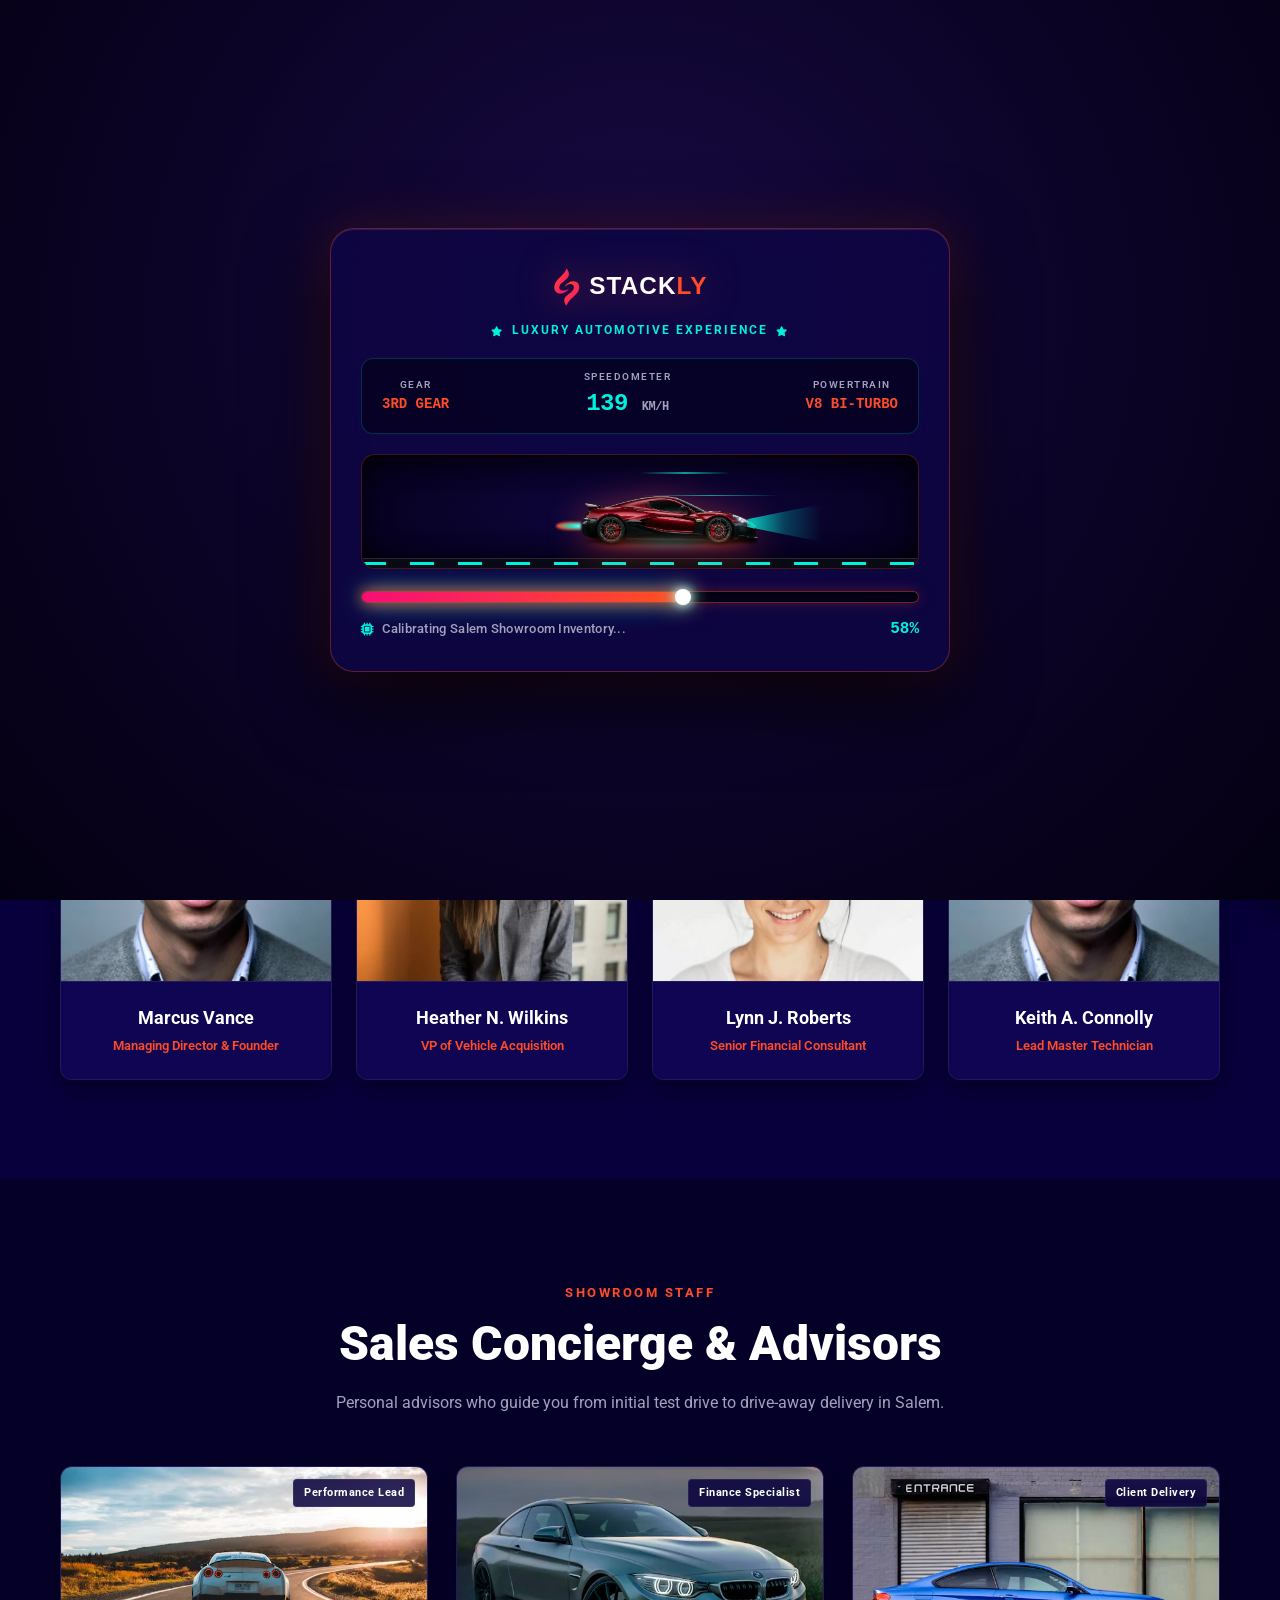
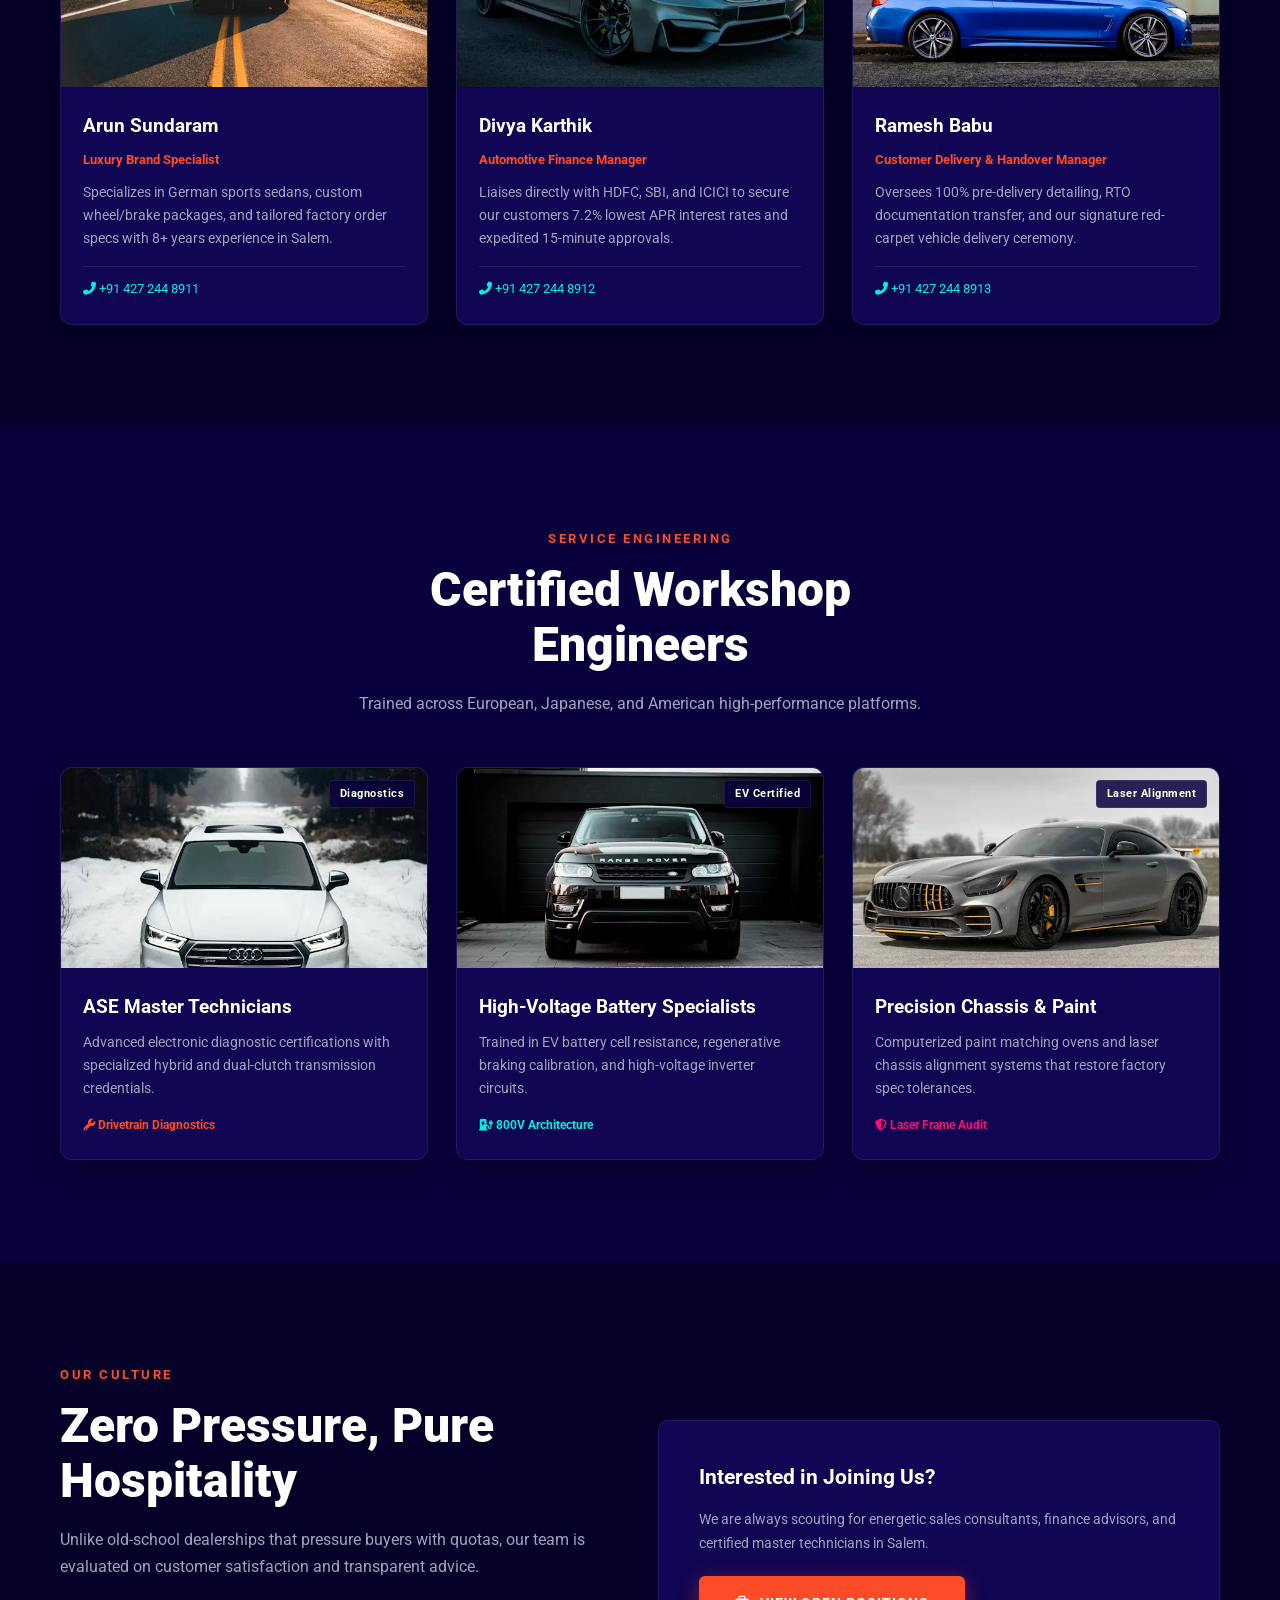
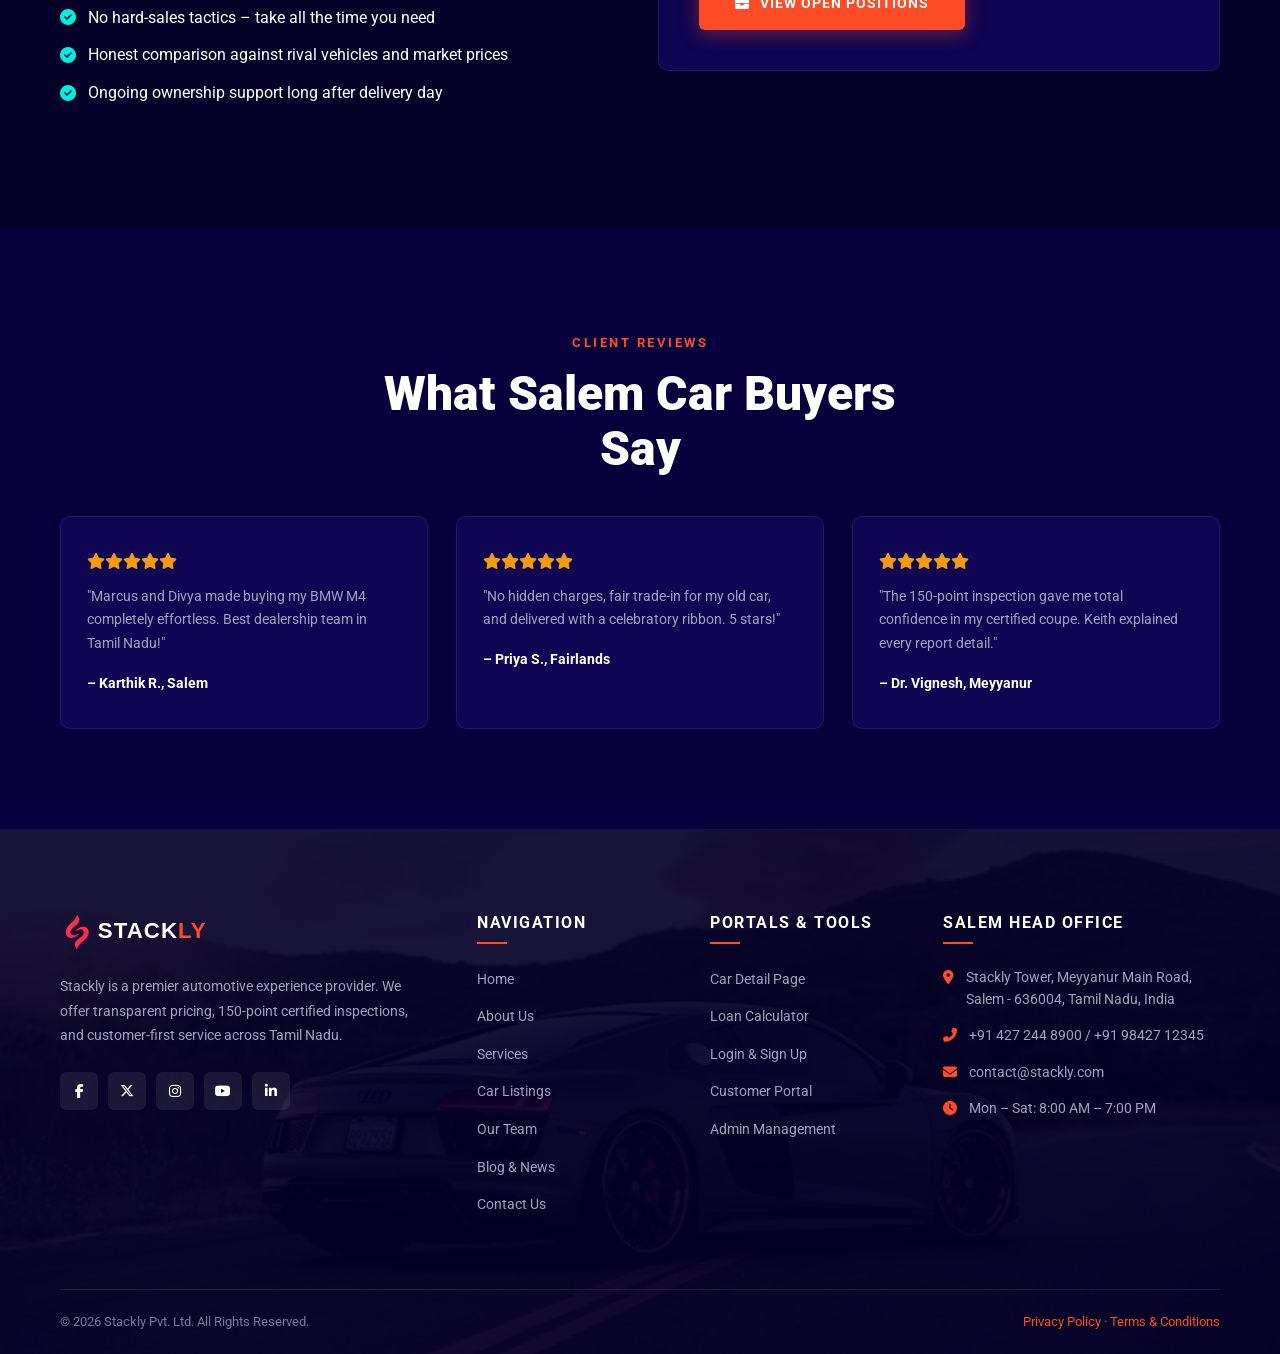
<file: team.html>
<!DOCTYPE html>
<html lang="en">
<head>
  <meta charset="UTF-8"/>
  <meta name="viewport" content="width=device-width, initial-scale=1.0"/>
  <title>Our Team &ndash; Stackly</title>
  <link rel="stylesheet" href="https://cdnjs.cloudflare.com/ajax/libs/font-awesome/6.5.0/css/all.min.css"/>
  <link rel="stylesheet" href="style.css"/>
</head>
<body>

<!-- ==============================================================================
     STACKLY CINEMATIC 3-SECOND PHOTOREALISTIC SUPERCAR PRELOADER
     ============================================================================== -->
<div id="stacklyPreloader" class="stackly-preloader-overlay">
  <div class="preloader-cinematic-stage">
    <div class="preloader-top-brand">
      <img src="stackly-logo.svg" alt="Stackly" class="preloader-cinematic-logo"/>
      <div class="preloader-salem-badge"><i class="fas fa-star" style="color:var(--accent-cyan); font-size:10px;"></i> Luxury Automotive Experience <i class="fas fa-star" style="color:var(--accent-cyan); font-size:10px;"></i></div>
    </div>
    <div class="preloader-hud-display">
      <div class="hud-item">
        <span class="hud-label">GEAR</span>
        <span class="hud-value" id="hudGear">1ST GEAR</span>
      </div>
      <div class="hud-item hud-center">
        <span class="hud-label">SPEEDOMETER</span>
        <span class="hud-value-large"><span id="hudSpeed">0</span> <small>KM/H</small></span>
      </div>
      <div class="hud-item">
        <span class="hud-label">POWERTRAIN</span>
        <span class="hud-value" id="hudPower">V8 BI-TURBO</span>
      </div>
    </div>
    <div class="preloader-highway-stage" id="preloaderTrack">
      <div class="speed-streaks-layer">
        <span class="streak streak-1"></span>
        <span class="streak streak-2"></span>
        <span class="streak streak-3"></span>
        <span class="streak streak-4"></span>
      </div>
      <div class="preloader-supercar-wrapper" id="preloaderCar">
        <div class="supercar-headlight-cone"></div>
        <div class="supercar-underglow-neon"></div>
        <img src="assets/supercar-loader.webp" alt="Stackly Supercar" class="preloader-supercar-img"/>
        <div class="supercar-nitro-exhaust"><span class="nitro-flame"></span></div>
      </div>
      <div class="preloader-highway-road"><div class="highway-dashes"></div></div>
    </div>
    <div class="preloader-progress-console">
      <div class="progress-track-neon"><div class="progress-bar-neon" id="preloaderProgressBar"></div></div>
      <div class="progress-info-row">
        <span class="progress-status-msg" id="preloaderStatus"><i class="fas fa-tachometer-alt" style="color:var(--accent-pink);"></i> Igniting Twin-Turbo V8 Powertrain...</span>
        <span class="progress-percent-val" id="preloaderPercent">0%</span>
      </div>
    </div>
  </div>
</div>

<header id="site-header">
  <div class="header-inner">
    <a href="index.html" class="logo-link">
      <img src="stackly-logo.svg" alt="Stackly"/>
    </a>
    <ul class="nav-links">
      <li><a href="index.html" class="">Home</a></li>
      <li><a href="about.html" class="">About Us</a></li>
      <li><a href="service.html" class="">Service</a></li>
      <li class="has-dropdown">
        <a href="listing.html" class="">Listing Car</a>
        <ul class="dropdown-panel">
          <li><a href="detail.html"><i class="fas fa-car-side"></i> Car Detail Page</a></li>
          <li><a href="financing.html"><i class="fas fa-calculator"></i> Financing &amp; Loan</a></li>
        </ul>
      </li>
      <li><a href="team.html" class="active">Team</a></li>
      <li><a href="blog.html" class="">Blog</a></li>
      <li><a href="contact.html" class="">Contact</a></li>
    </ul>
    <div class="header-cta">
      <a href="login.html" id="authNavBtn" class="btn btn-outline btn-sm" style="border-color:var(--primary); color:var(--primary);"><i class="fas fa-sign-in-alt"></i> Login / Register</a>
      <a href="listing.html" class="btn btn-primary btn-sm">Inventory</a>
      <button class="mobile-toggle" id="mobileToggle" aria-label="Toggle Navigation"><i class="fas fa-bars"></i></button>
    </div>
  </div>
</header>

<div class="mobile-drawer-backdrop" id="mobileDrawerBackdrop"></div>
<div class="mobile-nav-drawer" id="mobileNavDrawer">
  <div class="mobile-drawer-header">
    <a href="index.html" class="drawer-logo">
      <img src="stackly-logo.svg" alt="Stackly" style="height:32px;"/>
    </a>
    <button class="drawer-close" id="drawerClose" aria-label="Close Menu">&times;</button>
  </div>

  <div class="mobile-drawer-body">
    <nav class="mobile-menu-list">
      <a href="index.html" class="mobile-menu-link"><i class="fas fa-home"></i> Home</a>
      <a href="about.html" class="mobile-menu-link"><i class="fas fa-info-circle"></i> About Us</a>
      <a href="service.html" class="mobile-menu-link"><i class="fas fa-cogs"></i> Services</a>
      <a href="listing.html" class="mobile-menu-link"><i class="fas fa-car"></i> Listing Car</a>
      <div class="mobile-submenu">
        <a href="detail.html" class="mobile-sublink"><i class="fas fa-angle-right"></i> Car Detail Page</a>
        <a href="financing.html" class="mobile-sublink"><i class="fas fa-angle-right"></i> Financing &amp; Loan</a>
      </div>
      <a href="team.html" class="mobile-menu-link"><i class="fas fa-users"></i> Team</a>
      <a href="blog.html" class="mobile-menu-link"><i class="fas fa-newspaper"></i> Blog</a>
      <a href="contact.html" class="mobile-menu-link"><i class="fas fa-envelope"></i> Contact</a>
    </nav>

    <div class="mobile-drawer-actions">
      <a href="login.html" class="btn btn-outline btn-sm mobile-action-btn" style="border-color:var(--primary); color:var(--primary); width:100%; justify-content:center;">
        <i class="fas fa-user-circle"></i> Login / Register
      </a>
      <a href="listing.html" class="btn btn-primary btn-sm mobile-action-btn" style="width:100%; justify-content:center;">
        <i class="fas fa-warehouse"></i> Browse Inventory
      </a>
    </div>

    <div class="mobile-drawer-contact">
      <div class="drawer-contact-item">
        <i class="fas fa-phone-alt"></i>
        <div>
          <small style="display:block; color:var(--text-muted); font-size:11px;">Helpline</small>
          <strong style="color:#fff; font-size:13px;">+91 98427 12345</strong>
        </div>
      </div>
      <div class="drawer-contact-item">
        <i class="fas fa-map-marker-alt"></i>
        <div>
          <small style="display:block; color:var(--text-muted); font-size:11px;">Showroom</small>
          <span style="color:#fff; font-size:13px;">Meyyanur Main Rd, Salem</span>
        </div>
      </div>
    </div>

    <div class="mobile-drawer-social">
      <a href="https://facebook.com" target="_blank" rel="noopener noreferrer" aria-label="Facebook"><i class="fab fa-facebook-f"></i></a>
      <a href="https://x.com" target="_blank" rel="noopener noreferrer" aria-label="X"><i class="fab fa-x-twitter"></i></a>
      <a href="https://instagram.com" target="_blank" rel="noopener noreferrer" aria-label="Instagram"><i class="fab fa-instagram"></i></a>
      <a href="https://youtube.com" target="_blank" rel="noopener noreferrer" aria-label="YouTube"><i class="fab fa-youtube"></i></a>
      <a href="https://linkedin.com" target="_blank" rel="noopener noreferrer" aria-label="LinkedIn"><i class="fab fa-linkedin-in"></i></a>
    </div>
  </div>
</div>

<div class="page-hero-banner">
  <div class="container banner-content">
    <h1 class="section-title">Our Team</h1>
    <div class="breadcrumbs">
      <a href="index.html">Home</a>
      <span>/</span>
      <span>Team</span>
    </div>
  </div>
</div>

<!-- SECTION 1: CORE LEADERSHIP TEAM -->
<section class="section-pad">
  <div class="container">
    <div style="text-align: center; max-width: 600px; margin: 0 auto 50px;" class="reveal-on-scroll">
      <span class="badge-tag">Certified Professionals</span>
      <h2 class="section-title">Meet Our Salem Automotive Specialists</h2>
      <p class="section-desc">Our passionate team combines technical engineering, transparent finance guidance, and authentic customer care.</p>
    </div>

    <div class="team-deck-grid">
      <div class="team-profile-card reveal-on-scroll stagger-1">
        <div class="team-avatar-box">
          <img src="assets/businessman-portrait-e1623127853804-fdb0e.webp" alt="Marcus Vance"/>
        </div>
        <div class="team-details-box">
          <h4 style="font-size:1.1rem; font-weight:700; margin-bottom:4px;">Marcus Vance</h4>
          <span style="font-size:13px; color:var(--primary); font-weight:600;">Managing Director &amp; Founder</span>
        </div>
      </div>

      <div class="team-profile-card reveal-on-scroll stagger-2">
        <div class="team-avatar-box">
          <img src="assets/asian-businesswoman-e1623128079158-e97b3.webp" alt="Heather N. Wilkins"/>
        </div>
        <div class="team-details-box">
          <h4 style="font-size:1.1rem; font-weight:700; margin-bottom:4px;">Heather N. Wilkins</h4>
          <span style="font-size:13px; color:var(--primary); font-weight:600;">VP of Vehicle Acquisition</span>
        </div>
      </div>

      <div class="team-profile-card reveal-on-scroll stagger-3">
        <div class="team-avatar-box">
          <img src="assets/happy-young-businesswoman-in-suit-looking-at-camera-with-crossed-arms-isolated-on-white-e1623128154534-73c41.webp" alt="Lynn J. Roberts"/>
        </div>
        <div class="team-details-box">
          <h4 style="font-size:1.1rem; font-weight:700; margin-bottom:4px;">Lynn J. Roberts</h4>
          <span style="font-size:13px; color:var(--primary); font-weight:600;">Senior Financial Consultant</span>
        </div>
      </div>

      <div class="team-profile-card reveal-on-scroll stagger-4">
        <div class="team-avatar-box">
          <img src="assets/businessman-portrait-e1623127853804-fdb0e.webp" alt="Keith A. Connolly"/>
        </div>
        <div class="team-details-box">
          <h4 style="font-size:1.1rem; font-weight:700; margin-bottom:4px;">Keith A. Connolly</h4>
          <span style="font-size:13px; color:var(--primary); font-weight:600;">Lead Master Technician</span>
        </div>
      </div>
    </div>
  </div>
</section>

<!-- SECTION 2: SHOWROOM CONSULTANTS & ADVISORS -->
<section class="section-pad" style="background: var(--bg-darker);">
  <div class="container">
    <div style="text-align: center; max-width: 650px; margin: 0 auto 50px;" class="reveal-on-scroll">
      <span class="badge-tag">Showroom Staff</span>
      <h2 class="section-title">Sales Concierge &amp; Advisors</h2>
      <p class="section-desc">Personal advisors who guide you from initial test drive to drive-away delivery in Salem.</p>
    </div>
    
    <div class="features-grid-3">
      <div class="premium-card reveal-on-scroll stagger-1">
        <div class="card-thumb-wrap" style="height:220px;">
          <img src="assets/photo-1568605117036-5fe5e7bab0b7-b1bb3.webp" alt="Arun Sundaram" class="premium-card-img"/>
          <span class="card-thumb-badge">Performance Lead</span>
        </div>
        <div class="premium-card-body">
          <h3 class="premium-card-title">Arun Sundaram</h3>
          <span style="font-size:13px; color:var(--primary); font-weight:700; margin-bottom:10px; display:block;">Luxury Brand Specialist</span>
          <p class="premium-card-desc">Specializes in German sports sedans, custom wheel/brake packages, and tailored factory order specs with 8+ years experience in Salem.</p>
          <div style="margin-top:auto; padding-top:12px; border-top:1px solid var(--border-light); font-size:13px; color:var(--accent-cyan);">
            <i class="fas fa-phone-alt"></i> +91 427 244 8911
          </div>
        </div>
      </div>

      <div class="premium-card reveal-on-scroll stagger-2">
        <div class="card-thumb-wrap" style="height:220px;">
          <img src="assets/photo-1580273916550-e323be2ae537-c8782.webp" alt="Divya Karthik" class="premium-card-img"/>
          <span class="card-thumb-badge">Finance Specialist</span>
        </div>
        <div class="premium-card-body">
          <h3 class="premium-card-title">Divya Karthik</h3>
          <span style="font-size:13px; color:var(--primary); font-weight:700; margin-bottom:10px; display:block;">Automotive Finance Manager</span>
          <p class="premium-card-desc">Liaises directly with HDFC, SBI, and ICICI to secure our customers 7.2% lowest APR interest rates and expedited 15-minute approvals.</p>
          <div style="margin-top:auto; padding-top:12px; border-top:1px solid var(--border-light); font-size:13px; color:var(--accent-cyan);">
            <i class="fas fa-phone-alt"></i> +91 427 244 8912
          </div>
        </div>
      </div>

      <div class="premium-card reveal-on-scroll stagger-3">
        <div class="card-thumb-wrap" style="height:220px;">
          <img src="assets/photo-1502877338535-766e1452684a-47d5c.webp" alt="Ramesh Babu" class="premium-card-img"/>
          <span class="card-thumb-badge">Client Delivery</span>
        </div>
        <div class="premium-card-body">
          <h3 class="premium-card-title">Ramesh Babu</h3>
          <span style="font-size:13px; color:var(--primary); font-weight:700; margin-bottom:10px; display:block;">Customer Delivery &amp; Handover Manager</span>
          <p class="premium-card-desc">Oversees 100% pre-delivery detailing, RTO documentation transfer, and our signature red-carpet vehicle delivery ceremony.</p>
          <div style="margin-top:auto; padding-top:12px; border-top:1px solid var(--border-light); font-size:13px; color:var(--accent-cyan);">
            <i class="fas fa-phone-alt"></i> +91 427 244 8913
          </div>
        </div>
      </div>
    </div>
  </div>
</section>

<!-- SECTION 3: MASTER MECHANICS & TECHNICIANS (CARD VIEW) -->
<section class="section-pad">
  <div class="container">
    <div style="text-align: center; max-width: 600px; margin: 0 auto 50px;" class="reveal-on-scroll">
      <span class="badge-tag">Service Engineering</span>
      <h2 class="section-title">Certified Workshop Engineers</h2>
      <p class="section-desc">Trained across European, Japanese, and American high-performance platforms.</p>
    </div>
    <div class="features-grid-3">
      <div class="premium-card reveal-on-scroll stagger-1">
        <div class="card-thumb-wrap">
          <img src="assets/photo-1517524008697-84bbe3c3fd98-23199.webp" alt="ASE Master Techs" class="premium-card-img"/>
          <span class="card-thumb-badge">Diagnostics</span>
        </div>
        <div class="premium-card-body">
          <h3 class="premium-card-title">ASE Master Technicians</h3>
          <p class="premium-card-desc">Advanced electronic diagnostic certifications with specialized hybrid and dual-clutch transmission credentials.</p>
          <span style="font-size:12px; color:var(--primary); font-weight:700;"><i class="fas fa-wrench"></i> Drivetrain Diagnostics</span>
        </div>
      </div>

      <div class="premium-card reveal-on-scroll stagger-2">
        <div class="card-thumb-wrap">
          <img src="assets/photo-1563720223185-11003d516935-e55d4.webp" alt="EV High Voltage" class="premium-card-img"/>
          <span class="card-thumb-badge">EV Certified</span>
        </div>
        <div class="premium-card-body">
          <h3 class="premium-card-title">High-Voltage Battery Specialists</h3>
          <p class="premium-card-desc">Trained in EV battery cell resistance, regenerative braking calibration, and high-voltage inverter circuits.</p>
          <span style="font-size:12px; color:var(--accent-cyan); font-weight:700;"><i class="fas fa-charging-station"></i> 800V Architecture</span>
        </div>
      </div>

      <div class="premium-card reveal-on-scroll stagger-3">
        <div class="card-thumb-wrap">
          <img src="assets/photo-1618843479313-40f8afb4b4d8-b4ad2.webp" alt="Body Frame" class="premium-card-img"/>
          <span class="card-thumb-badge">Laser Alignment</span>
        </div>
        <div class="premium-card-body">
          <h3 class="premium-card-title">Precision Chassis &amp; Paint</h3>
          <p class="premium-card-desc">Computerized paint matching ovens and laser chassis alignment systems that restore factory spec tolerances.</p>
          <span style="font-size:12px; color:var(--accent-pink); font-weight:700;"><i class="fas fa-shield-alt"></i> Laser Frame Audit</span>
        </div>
      </div>
    </div>
  </div>
</section>

<!-- SECTION 4: TEAM VALUES & ETHICS -->
<section class="section-pad" style="background: var(--bg-darker);">
  <div class="container">
    <div class="features-grid-2">
      <div class="reveal-left">
        <span class="badge-tag">Our Culture</span>
        <h2 class="section-title">Zero Pressure, Pure Hospitality</h2>
        <p class="section-desc">Unlike old-school dealerships that pressure buyers with quotas, our team is evaluated on customer satisfaction and transparent advice.</p>
        <div style="margin:24px 0; display:flex; flex-direction:column; gap:12px;">
          <div style="display:flex; align-items:center; gap:12px;"><i class="fas fa-check-circle" style="color:var(--accent-cyan);"></i> <span>No hard-sales tactics &ndash; take all the time you need</span></div>
          <div style="display:flex; align-items:center; gap:12px;"><i class="fas fa-check-circle" style="color:var(--accent-cyan);"></i> <span>Honest comparison against rival vehicles and market prices</span></div>
          <div style="display:flex; align-items:center; gap:12px;"><i class="fas fa-check-circle" style="color:var(--accent-cyan);"></i> <span>Ongoing ownership support long after delivery day</span></div>
        </div>
      </div>
      <div class="reveal-right">
        <div class="feature-box-glass" style="padding:40px;">
          <h3 style="font-size:1.3rem; margin-bottom:14px;">Interested in Joining Us?</h3>
          <p style="color:var(--text-muted); font-size:14px; line-height:1.7; margin-bottom:20px;">We are always scouting for energetic sales consultants, finance advisors, and certified master technicians in Salem.</p>
          <a href="contact.html" class="btn btn-primary"><i class="fas fa-briefcase"></i> View Open Positions</a>
        </div>
      </div>
    </div>
  </div>
</section>

<!-- SECTION 5: CUSTOMER ENDORSEMENTS -->
<section class="section-pad">
  <div class="container">
    <div style="text-align:center; max-width:600px; margin:0 auto 40px;" class="reveal-on-scroll">
      <span class="badge-tag">Client Reviews</span>
      <h2 class="section-title">What Salem Car Buyers Say</h2>
    </div>
    <div class="features-grid-3">
      <div class="feature-box-glass reveal-on-scroll stagger-1">
        <div style="color:#f39c12; margin-bottom:10px;"><i class="fas fa-star"></i><i class="fas fa-star"></i><i class="fas fa-star"></i><i class="fas fa-star"></i><i class="fas fa-star"></i></div>
        <p style="font-size:14px; color:var(--text-muted); line-height:1.7; margin-bottom:14px;">"Marcus and Divya made buying my BMW M4 completely effortless. Best dealership team in Tamil Nadu!"</p>
        <strong style="color:#fff; font-size:14px;">&ndash; Karthik R., Salem</strong>
      </div>
      <div class="feature-box-glass reveal-on-scroll stagger-2">
        <div style="color:#f39c12; margin-bottom:10px;"><i class="fas fa-star"></i><i class="fas fa-star"></i><i class="fas fa-star"></i><i class="fas fa-star"></i><i class="fas fa-star"></i></div>
        <p style="font-size:14px; color:var(--text-muted); line-height:1.7; margin-bottom:14px;">"No hidden charges, fair trade-in for my old car, and delivered with a celebratory ribbon. 5 stars!"</p>
        <strong style="color:#fff; font-size:14px;">&ndash; Priya S., Fairlands</strong>
      </div>
      <div class="feature-box-glass reveal-on-scroll stagger-3">
        <div style="color:#f39c12; margin-bottom:10px;"><i class="fas fa-star"></i><i class="fas fa-star"></i><i class="fas fa-star"></i><i class="fas fa-star"></i><i class="fas fa-star"></i></div>
        <p style="font-size:14px; color:var(--text-muted); line-height:1.7; margin-bottom:14px;">"The 150-point inspection gave me total confidence in my certified coupe. Keith explained every report detail."</p>
        <strong style="color:#fff; font-size:14px;">&ndash; Dr. Vignesh, Meyyanur</strong>
      </div>
    </div>
  </div>
</section>

<footer id="site-footer">
  <div class="container footer-content-wrap">
    <div class="footer-columns-grid">
      <div>
        <div class="footer-logo">
          <img src="stackly-logo.svg" alt="Stackly"/>
        </div>
        <p class="footer-about-text">Stackly is a premier automotive experience provider. We offer transparent pricing, 150-point certified inspections, and customer-first service across Tamil Nadu.</p>
        <div class="footer-social-icons">
          <a href="https://facebook.com" target="_blank" rel="noopener noreferrer" aria-label="Facebook"><i class="fab fa-facebook-f"></i></a>
          <a href="https://x.com" target="_blank" rel="noopener noreferrer" aria-label="X"><i class="fab fa-x-twitter"></i></a>
          <a href="https://instagram.com" target="_blank" rel="noopener noreferrer" aria-label="Instagram"><i class="fab fa-instagram"></i></a>
          <a href="https://youtube.com" target="_blank" rel="noopener noreferrer" aria-label="YouTube"><i class="fab fa-youtube"></i></a>
          <a href="https://linkedin.com" target="_blank" rel="noopener noreferrer" aria-label="LinkedIn"><i class="fab fa-linkedin-in"></i></a>
        </div>
      </div>
      <div>
        <h4 class="footer-col-header">Navigation</h4>
        <ul class="footer-nav-links">
          <li><a href="index.html">Home</a></li>
          <li><a href="about.html">About Us</a></li>
          <li><a href="service.html">Services</a></li>
          <li><a href="listing.html">Car Listings</a></li>
          <li><a href="team.html">Our Team</a></li>
          <li><a href="blog.html">Blog &amp; News</a></li>
          <li><a href="contact.html">Contact Us</a></li>
        </ul>
      </div>
      <div>
        <h4 class="footer-col-header">Portals &amp; Tools</h4>
        <ul class="footer-nav-links">
          <li><a href="detail.html">Car Detail Page</a></li>
          <li><a href="financing.html">Loan Calculator</a></li>
          <li><a href="login.html">Login &amp; Sign Up</a></li>
          <li><a href="customer-dashboard.html">Customer Portal</a></li>
          <li><a href="admin-dashboard.html">Admin Management</a></li>
        </ul>
      </div>
      <div>
        <h4 class="footer-col-header">Salem Head Office</h4>
        <ul class="footer-contact-items">
          <li><i class="fas fa-map-marker-alt"></i><span>Stackly Tower, Meyyanur Main Road, Salem - 636004, Tamil Nadu, India</span></li>
          <li><i class="fas fa-phone-alt"></i><span>+91 427 244 8900 / +91 98427 12345</span></li>
          <li><i class="fas fa-envelope"></i><span>contact@stackly.com</span></li>
          <li><i class="fas fa-clock"></i><span>Mon &ndash; Sat: 8:00 AM &ndash; 7:00 PM</span></li>
        </ul>
      </div>
    </div>
    <div class="footer-copyright-bar">
      <span>&copy; 2026 Stackly Pvt. Ltd. All Rights Reserved.</span>
      <span><a href="#">Privacy Policy</a> &middot; <a href="#">Terms &amp; Conditions</a></span>
    </div>
  </div>
</footer>

<button id="scrollTopBtn" aria-label="Scroll to top"><i class="fas fa-arrow-up"></i></button>

<div id="videoModalWrapper">
  <div class="video-modal-inner">
    <button class="video-close-trigger" id="videoCloseTrigger">&times; Close</button>
    <iframe id="videoFrame" width="100%" height="100%" src="about:blank" frameborder="0" allow="autoplay; encrypted-media" allowfullscreen style="border-radius:10px;"></iframe>
  </div>
</div>
<script src="script.js"></script>
</body>
</html>
</file>
<file: style.css>
@import url('https://fonts.googleapis.com/css2?family=Roboto:wght@300;400;500;700;900&family=Roboto+Slab:wght@400;600;700;800;900&display=swap');

*, *::before, *::after {
  box-sizing: border-box;
  margin: 0;
  padding: 0;
}

:root {
  --bg-dark: #08003C;       /* Main deep navy */
  --bg-card: #0F0552;       /* Elevated card background */
  --bg-darker: #050028;     /* Contrast section background */
  --bg-surface: #140A66;    /* Surface overlay */
  --primary: #FE4C28;       /* AutoKit Signature Coral-Orange */
  --primary-hover: #E03E1C; /* Hover state */
  --accent-pink: #F80D76;   /* Play button / highlight */
  --accent-cyan: #01F0DD;   /* Verified cyan */
  --text-white: #FFFFFF;
  --text-muted: #A3A2BC;
  --text-dim: #7A7995;
  --border-light: rgba(255, 255, 255, 0.08);
  --border-subtle: rgba(254, 76, 40, 0.2);
  --font-main: 'Roboto', sans-serif;
  --container: 1200px;
  --radius: 6px;
  --transition: 0.3s cubic-bezier(0.25, 0.8, 0.25, 1);
}

html { scroll-behavior: smooth; }
body {
  background-color: var(--bg-dark);
  color: var(--text-white);
  font-family: var(--font-main);
  font-size: 16px;
  line-height: 1.6;
  overflow-x: hidden;
  -webkit-font-smoothing: antialiased;
}

img { max-width: 100%; height: auto; display: block; }
a { text-decoration: none; color: inherit; transition: var(--transition); }
ul { list-style: none; }
.container { max-width: var(--container); margin: 0 auto; padding: 0 20px; }

/* Typography */
.badge-tag {
  display: inline-block;
  font-size: 13px;
  font-weight: 700;
  text-transform: uppercase;
  letter-spacing: 2.5px;
  color: var(--primary);
  margin-bottom: 12px;
}
.section-title {
  font-size: clamp(2.2rem, 4vw, 3rem);
  font-weight: 900;
  line-height: 1.15;
  color: var(--text-white);
  margin-bottom: 18px;
}
.section-title span { color: var(--primary); }
.section-desc { color: var(--text-muted); font-size: 1rem; line-height: 1.7; }

/* Buttons */
.btn {
  display: inline-flex;
  align-items: center;
  justify-content: center;
  gap: 10px;
  padding: 14px 34px;
  font-size: 14px;
  font-weight: 700;
  text-transform: uppercase;
  letter-spacing: 1px;
  border-radius: var(--radius);
  cursor: pointer;
  transition: var(--transition);
  border: 2px solid transparent;
}
.btn-primary {
  background: var(--primary);
  color: #fff;
  box-shadow: 0 4px 20px rgba(254, 76, 40, 0.4);
}
.btn-primary:hover {
  background: var(--primary-hover);
  transform: translateY(-2px);
  box-shadow: 0 8px 25px rgba(254, 76, 40, 0.6);
  color: #fff;
}
.btn-outline { border-color: #fff; color: #fff; background: transparent; }
.btn-outline:hover { background: #fff; color: var(--bg-dark); transform: translateY(-2px); }
.btn-outline-primary { border-color: var(--primary); color: var(--primary); background: transparent; }
.btn-outline-primary:hover { background: var(--primary); color: #fff; }
.btn-sm { padding: 10px 22px; font-size: 12px; }

/* Header */
#site-header {
  position: sticky;
  top: 0;
  width: 100%;
  background: rgba(8, 0, 60, 0.96);
  backdrop-filter: blur(14px);
  z-index: 1000;
  border-bottom: 1px solid var(--border-light);
  transition: all 0.3s ease;
}
#site-header.header-scrolled {
  background: rgba(5, 0, 40, 0.98);
  box-shadow: 0 10px 30px rgba(0, 0, 0, 0.5);
  border-bottom-color: rgba(254, 76, 40, 0.25);
}
.header-inner {
  display: flex;
  align-items: center;
  justify-content: space-between;
  padding: 12px 24px;
  max-width: 1400px;
  margin: 0 auto;
  flex-wrap: nowrap;
  gap: 16px;
}
.logo-link {
  flex-shrink: 0;
  display: flex;
  align-items: center;
}
.logo-link img {
  height: 40px;
  width: auto;
  display: block;
}
.nav-links {
  display: flex;
  align-items: center;
  gap: 2px;
  flex-wrap: nowrap;
  white-space: nowrap;
  margin: 0;
  padding: 0;
  list-style: none;
}
.nav-links > li {
  position: relative;
  flex-shrink: 0;
}
.nav-links > li > a {
  display: inline-block;
  padding: 8px 12px;
  font-size: 13px;
  font-weight: 700;
  text-transform: uppercase;
  letter-spacing: 0.8px;
  color: var(--text-white);
  border-radius: var(--radius);
  transition: var(--transition);
  white-space: nowrap;
}
.nav-links > li > a:hover,
.nav-links > li > a.active {
  color: var(--primary);
  background: rgba(254, 76, 40, 0.08);
}
.nav-links .has-dropdown > a::after {
  content: " \25BE";
  font-size: 10px;
  margin-left: 4px;
}
.header-cta {
  display: flex;
  align-items: center;
  gap: 10px;
  flex-shrink: 0;
  white-space: nowrap;
}
.phone-quick { display: flex; align-items: center; gap: 8px; font-size: 14px; font-weight: 700; color: #fff; }
.phone-quick i { color: var(--primary); font-size: 16px; }
.mobile-toggle {
  display: none;
  background: rgba(255, 255, 255, 0.06);
  border: 1.5px solid rgba(255, 255, 255, 0.14);
  color: #fff;
  width: 42px;
  height: 42px;
  border-radius: 10px;
  font-size: 19px;
  cursor: pointer;
  align-items: center;
  justify-content: center;
  transition: all 0.25s cubic-bezier(0.16, 1, 0.3, 1);
}
.mobile-toggle:hover {
  background: var(--primary);
  border-color: var(--primary);
  color: #fff;
  box-shadow: 0 0 16px rgba(254, 76, 40, 0.4);
}

/* Mobile Drawer Backdrop */
.mobile-drawer-backdrop {
  position: fixed;
  inset: 0;
  background: rgba(4, 0, 20, 0.75);
  backdrop-filter: blur(6px);
  z-index: 2998;
  opacity: 0;
  pointer-events: none;
  transition: opacity 0.35s ease;
}
.mobile-drawer-backdrop.open {
  opacity: 1;
  pointer-events: all;
}

/* Mobile Sliding Drawer Navigation */
.mobile-nav-drawer {
  position: fixed;
  top: 0;
  right: 0;
  bottom: 0;
  width: 320px;
  max-width: 88vw;
  height: 100vh;
  height: 100dvh;
  background: rgba(6, 1, 26, 0.98);
  backdrop-filter: blur(24px);
  border-left: 1px solid rgba(254, 76, 40, 0.3);
  box-shadow: -15px 0 45px rgba(0, 0, 0, 0.85);
  z-index: 2999;
  display: flex;
  flex-direction: column;
  transform: translateX(100%);
  transition: transform 0.35s cubic-bezier(0.16, 1, 0.3, 1);
  overflow: hidden;
}
.mobile-nav-drawer.open {
  transform: translateX(0);
}

.mobile-drawer-header {
  display: flex;
  align-items: center;
  justify-content: space-between;
  padding: 18px 22px;
  border-bottom: 1px solid rgba(255, 255, 255, 0.08);
  background: rgba(4, 0, 18, 0.5);
}
.drawer-close {
  background: rgba(255, 255, 255, 0.06);
  border: 1px solid rgba(255, 255, 255, 0.12);
  color: #fff;
  font-size: 22px;
  width: 36px;
  height: 36px;
  border-radius: 8px;
  cursor: pointer;
  display: flex;
  align-items: center;
  justify-content: center;
  transition: all 0.2s ease;
  line-height: 1;
}
.drawer-close:hover {
  background: var(--primary);
  border-color: var(--primary);
  color: #fff;
}

.mobile-drawer-body {
  padding: 18px 20px 30px;
  overflow-y: auto;
  -webkit-overflow-scrolling: touch;
  flex: 1;
  display: flex;
  flex-direction: column;
  gap: 18px;
}
.mobile-menu-list {
  display: flex;
  flex-direction: column;
  gap: 3px;
}
.mobile-menu-link {
  display: flex;
  align-items: center;
  gap: 12px;
  padding: 11px 14px;
  font-size: 13.5px;
  font-weight: 700;
  text-transform: uppercase;
  letter-spacing: 0.8px;
  color: rgba(255, 255, 255, 0.88);
  border-radius: 8px;
  transition: all 0.2s ease;
}
.mobile-menu-link i {
  color: var(--primary);
  width: 20px;
  text-align: center;
  font-size: 14px;
  flex-shrink: 0;
}
.mobile-menu-link:hover,
.mobile-menu-link.active {
  background: rgba(254, 76, 40, 0.14);
  color: var(--primary);
  padding-left: 18px;
}

.mobile-submenu {
  display: flex;
  flex-direction: column;
  gap: 2px;
  padding-left: 20px;
  margin: 2px 0 6px;
  border-left: 2px solid rgba(254, 76, 40, 0.25);
}
.mobile-sublink {
  display: flex;
  align-items: center;
  gap: 8px;
  padding: 8px 12px;
  font-size: 13px;
  font-weight: 600;
  color: var(--text-muted);
  border-radius: 6px;
  transition: all 0.2s ease;
}
.mobile-sublink:hover {
  color: var(--accent-cyan);
  padding-left: 16px;
}

.mobile-drawer-actions {
  display: flex;
  flex-direction: column;
  gap: 10px;
  padding: 14px 0;
  border-top: 1px solid rgba(255, 255, 255, 0.08);
  border-bottom: 1px solid rgba(255, 255, 255, 0.08);
}
.mobile-action-btn {
  display: flex;
  align-items: center;
  justify-content: center;
  gap: 8px;
  padding: 11px 16px;
  font-size: 13px;
  font-weight: 700;
  border-radius: 8px;
}

.mobile-drawer-contact {
  display: flex;
  flex-direction: column;
  gap: 10px;
}
.drawer-contact-item {
  display: flex;
  align-items: center;
  gap: 12px;
  font-size: 12px;
  color: var(--text-muted);
}
.drawer-contact-item i {
  width: 32px;
  height: 32px;
  border-radius: 8px;
  background: rgba(255, 255, 255, 0.05);
  display: flex;
  align-items: center;
  justify-content: center;
  color: var(--accent-cyan);
  font-size: 13px;
  flex-shrink: 0;
}
.drawer-contact-item strong {
  color: #fff;
  display: block;
  font-size: 13px;
}

.mobile-drawer-social {
  display: flex;
  gap: 8px;
  justify-content: center;
  margin-top: auto;
  padding-top: 10px;
}
.mobile-drawer-social a {
  width: 36px;
  height: 36px;
  border-radius: 8px;
  background: rgba(255, 255, 255, 0.06);
  border: 1px solid rgba(255, 255, 255, 0.1);
  display: flex;
  align-items: center;
  justify-content: center;
  color: #fff;
  font-size: 14px;
  transition: all 0.2s ease;
}
.mobile-drawer-social a:hover {
  background: var(--primary);
  border-color: var(--primary);
  transform: translateY(-2px);
}

/* Page Hero Banner */
.page-hero-banner {
  position: relative;
  padding: 100px 0 65px;
  background: linear-gradient(180deg, var(--bg-card) 0%, var(--bg-dark) 100%);
  text-align: center;
  border-bottom: 1px solid var(--border-light);
  overflow: hidden;
}
.page-hero-banner::before {
  content: '';
  position: absolute;
  inset: 0;
  background-image: url('assets/car-e1623321254757-10f27.webp');
  background-size: cover;
  background-position: center;
  opacity: 0.1;
}
.banner-content { position: relative; z-index: 2; }
.breadcrumbs {
  display: flex;
  align-items: center;
  justify-content: center;
  gap: 8px;
  font-size: 14px;
  color: var(--text-muted);
  margin-top: 10px;
}
.breadcrumbs a { color: var(--primary); }

/* Hero Slider */
.hero-slider-section {
  position: relative;
  min-height: 90vh;
  display: flex;
  align-items: center;
  overflow: hidden;
  background-color: var(--bg-dark);
}
.hero-bg-slides { position: absolute; inset: 0; }
.hero-slide {
  position: absolute;
  inset: 0;
  background-size: cover;
  background-position: center;
  opacity: 0;
  transition: opacity 1.4s ease-in-out;
  animation: slideZoom 14s infinite alternate ease-in-out;
}
.hero-slide.active { opacity: 1; }
@keyframes slideZoom {
  0% { transform: scale(1); }
  100% { transform: scale(1.08); }
}
.hero-bg-overlay {
  position: absolute;
  inset: 0;
  background: linear-gradient(90deg, rgba(8, 0, 60, 0.96) 0%, rgba(8, 0, 60, 0.72) 55%, rgba(8, 0, 60, 0.3) 100%);
  z-index: 1;
}
.hero-content-wrap {
  position: relative;
  z-index: 2;
  max-width: 680px;
  padding: 80px 0;
}
.hero-sub-p { font-size: 1.15rem; color: #D4D3E8; margin: 18px 0 34px; line-height: 1.7; }
.hero-button-group { display: flex; gap: 16px; flex-wrap: wrap; }
.hero-bullets {
  position: absolute;
  bottom: 30px;
  left: 20px;
  z-index: 10;
  display: flex;
  gap: 8px;
}
.bullet {
  width: 12px;
  height: 12px;
  border-radius: 50%;
  background: rgba(255, 255, 255, 0.3);
  cursor: pointer;
  transition: var(--transition);
}
.bullet.active { background: var(--primary); width: 30px; border-radius: 6px; }

/* Filter Bar */
.search-filter-box {
  background: var(--bg-card);
  padding: 32px 0;
  border-bottom: 1px solid var(--border-light);
}
.filter-controls-grid {
  display: grid;
  grid-template-columns: repeat(auto-fit, minmax(170px, 1fr)) 160px;
  gap: 14px;
  align-items: center;
}
.filter-select-input {
  width: 100%;
  padding: 14px 16px;
  background: rgba(8, 0, 60, 0.85);
  border: 1px solid rgba(254, 76, 40, 0.3);
  border-radius: var(--radius);
  color: #fff;
  font-family: var(--font-main);
  font-size: 14px;
  outline: none;
  cursor: pointer;
  transition: var(--transition);
}
.filter-select-input:focus { border-color: var(--primary); }
.filter-select-input option { background: var(--bg-card); color: #fff; }

/* Section Padding */
.section-pad { padding: 100px 0; }

/* About Section */
.about-duo-grid {
  display: grid;
  grid-template-columns: 1fr 1fr;
  gap: 60px;
  align-items: center;
}
.about-img-frame { position: relative; }
.about-main-img {
  border-radius: 12px;
  overflow: hidden;
  box-shadow: 0 20px 50px rgba(0, 0, 0, 0.6);
  border: 1px solid var(--border-light);
}
.about-main-img img { width: 100%; height: 450px; object-fit: cover; }
.experience-tag-box {
  position: absolute;
  top: -24px;
  left: -24px;
  background: var(--primary);
  color: #fff;
  padding: 22px 26px;
  border-radius: var(--radius);
  text-align: center;
  box-shadow: 0 10px 30px rgba(254, 76, 40, 0.5);
}
.experience-tag-box strong { display: block; font-size: 2.2rem; font-weight: 900; line-height: 1; }
.experience-tag-box span { font-size: 12px; font-weight: 700; text-transform: uppercase; letter-spacing: 1px; }
.play-video-circle {
  position: absolute;
  bottom: -25px;
  right: -25px;
  width: 80px;
  height: 80px;
  border-radius: 50%;
  background: var(--accent-pink);
  box-shadow: 0 10px 30px rgba(248, 13, 118, 0.5);
  display: flex;
  align-items: center;
  justify-content: center;
  color: #fff;
  font-size: 22px;
  cursor: pointer;
  transition: var(--transition);
}
.play-video-circle:hover { transform: scale(1.1); background: var(--primary); }
.stat-counter-strip {
  display: grid;
  grid-template-columns: repeat(3, 1fr);
  gap: 18px;
  margin: 36px 0;
}
.stat-box-card {
  background: var(--bg-card);
  padding: 22px 18px;
  border-radius: var(--radius);
  border: 1px solid var(--border-light);
  text-align: center;
  transition: var(--transition);
}
.stat-box-card:hover { transform: translateY(-4px); border-color: var(--primary); }
.stat-number { font-size: 2rem; font-weight: 900; color: var(--primary); margin-bottom: 4px; }
.stat-title { font-size: 12px; font-weight: 700; text-transform: uppercase; color: var(--text-muted); letter-spacing: 1px; }

/* Promo Showcase */
.promo-cards-grid { display: grid; grid-template-columns: 1fr 1fr; gap: 28px; }
.promo-car-card {
  position: relative;
  border-radius: 12px;
  overflow: hidden;
  height: 400px;
  border: 1px solid var(--border-light);
}
.promo-car-card img { width: 100%; height: 100%; object-fit: cover; transition: transform 0.6s ease; }
.promo-car-card:hover img { transform: scale(1.08); }
.promo-car-overlay {
  position: absolute;
  inset: 0;
  background: linear-gradient(0deg, rgba(8, 0, 60, 0.95) 0%, rgba(8, 0, 60, 0.3) 60%, transparent 100%);
  display: flex;
  flex-direction: column;
  justify-content: flex-end;
  padding: 36px;
  transition: var(--transition);
}
.promo-car-card:hover .promo-car-overlay {
  background: linear-gradient(0deg, rgba(254, 76, 40, 0.92) 0%, rgba(8, 0, 60, 0.6) 70%, transparent 100%);
}
.promo-car-title { font-size: 1.6rem; font-weight: 800; margin-bottom: 8px; }
.promo-car-desc { font-size: 14px; color: var(--text-muted); margin-bottom: 20px; line-height: 1.6; }
.promo-car-card:hover .promo-car-desc { color: #fff; }

/* Car Inventory */
.car-catalog-grid { display: grid; grid-template-columns: repeat(3, 1fr); gap: 28px; }
.car-inventory-tile {
  background: var(--bg-card);
  border-radius: 10px;
  overflow: hidden;
  border: 1px solid var(--border-light);
  transition: var(--transition);
  position: relative;
}
.car-inventory-tile:hover {
  transform: translateY(-8px);
  box-shadow: 0 16px 40px rgba(0, 0, 0, 0.6);
  border-color: var(--primary);
}
.car-thumb-wrap { position: relative; height: 220px; overflow: hidden; }
.car-thumb-wrap img { width: 100%; height: 100%; object-fit: cover; transition: transform 0.5s ease; }
.car-inventory-tile:hover .car-thumb-wrap img { transform: scale(1.08); }
.condition-pill {
  position: absolute;
  top: 14px;
  left: 14px;
  background: var(--primary);
  color: #fff;
  font-size: 11px;
  font-weight: 700;
  text-transform: uppercase;
  letter-spacing: 1px;
  padding: 4px 10px;
  border-radius: var(--radius);
}
.condition-used { background: var(--accent-pink); }
.car-meta-body { padding: 24px; }
.car-name-heading { font-size: 1.2rem; font-weight: 700; color: #fff; margin-bottom: 12px; }
.car-name-heading a:hover { color: var(--primary); }
.specs-bar {
  display: flex;
  gap: 14px;
  border-top: 1px solid var(--border-light);
  border-bottom: 1px solid var(--border-light);
  padding: 12px 0;
  margin-bottom: 16px;
  font-size: 12px;
  color: var(--text-muted);
}
.specs-bar span { display: flex; align-items: center; gap: 5px; }
.specs-bar i { color: var(--primary); }
.pricing-row { display: flex; align-items: center; justify-content: space-between; }
.msrp-struck { font-size: 12px; color: var(--text-dim); text-decoration: line-through; }
.net-price-val { font-size: 1.25rem; font-weight: 800; color: var(--primary); }

/* Full-width Promo Banner */
.fullwidth-banner {
  position: relative;
  padding: 110px 0;
  background: url('assets/brand-new-car-in-showroom-45256.webp') center/cover fixed;
  overflow: hidden;
}
.fullwidth-banner::before {
  content: '';
  position: absolute;
  inset: 0;
  background: linear-gradient(90deg, rgba(8, 0, 60, 0.96) 0%, rgba(8, 0, 60, 0.75) 60%, rgba(8, 0, 60, 0.4) 100%);
}
.banner-content-box { position: relative; z-index: 2; max-width: 620px; }

/* Why Choose Us */
.why-compact-card {
  display: flex;
  gap: 20px;
  background: var(--bg-card);
  padding: 24px;
  border-radius: var(--radius);
  border: 1px solid var(--border-light);
  margin-bottom: 16px;
  transition: var(--transition);
}
.why-compact-card:hover { border-color: var(--primary); transform: translateX(6px); }
.why-icon-box {
  width: 54px;
  height: 54px;
  border-radius: var(--radius);
  background: rgba(254, 76, 40, 0.15);
  color: var(--primary);
  display: flex;
  align-items: center;
  justify-content: center;
  font-size: 22px;
  flex-shrink: 0;
}
.why-compact-card:hover .why-icon-box { background: var(--primary); color: #fff; }

/* Testimonials */
.testi-track-wrap { overflow: hidden; }
.testi-track-flex { display: flex; transition: transform 0.5s ease; }
.testi-card-single {
  min-width: 100%;
  background: var(--bg-card);
  padding: 40px;
  border-radius: 12px;
  border: 1px solid var(--border-light);
}
.star-rating { color: var(--primary); font-size: 15px; margin-bottom: 16px; }
.quote-p { font-size: 1.05rem; font-style: italic; line-height: 1.8; color: #E2E1F0; margin-bottom: 26px; }
.author-block { display: flex; align-items: center; gap: 16px; }
.author-avatar { width: 58px; height: 58px; border-radius: 50%; object-fit: cover; border: 2px solid var(--primary); }
.author-name { font-weight: 700; font-size: 1.05rem; }
.author-role { font-size: 13px; color: var(--primary); }
.testi-controls { display: flex; gap: 12px; margin-top: 24px; }
.arrow-btn {
  width: 44px;
  height: 44px;
  border-radius: var(--radius);
  background: var(--bg-card);
  border: 1px solid var(--border-light);
  color: #fff;
  cursor: pointer;
  display: flex;
  align-items: center;
  justify-content: center;
  transition: var(--transition);
}
.arrow-btn:hover { background: var(--primary); border-color: var(--primary); }

/* Logo Marquee */
.brand-marquee-bar {
  padding: 50px 0;
  background: var(--bg-darker);
  border-top: 1px solid var(--border-light);
  border-bottom: 1px solid var(--border-light);
  overflow: hidden;
}
.marquee-runner {
  display: flex;
  gap: 60px;
  align-items: center;
  width: max-content;
  animation: runLogos 22s linear infinite;
}
@keyframes runLogos {
  0% { transform: translateX(0); }
  100% { transform: translateX(-50%); }
}
.marquee-runner img {
  height: 40px;
  width: auto;
  opacity: 0.6;
  filter: grayscale(1) invert(0.8);
  transition: var(--transition);
}
.marquee-runner img:hover { opacity: 1; filter: none; }

/* News Grid */
.news-cards-grid { display: grid; grid-template-columns: repeat(3, 1fr); gap: 28px; }
.news-tile {
  background: var(--bg-card);
  border-radius: 10px;
  overflow: hidden;
  border: 1px solid var(--border-light);
  transition: var(--transition);
}
.news-tile:hover { transform: translateY(-8px); border-color: var(--primary); }
.news-tile-thumb { height: 220px; overflow: hidden; }
.news-tile-thumb img { width: 100%; height: 100%; object-fit: cover; transition: transform 0.5s ease; }
.news-tile:hover .news-tile-thumb img { transform: scale(1.08); }
.news-tile-body { padding: 24px; }
.news-cat-badge {
  display: inline-block;
  background: rgba(254, 76, 40, 0.15);
  color: var(--primary);
  font-size: 11px;
  font-weight: 700;
  text-transform: uppercase;
  letter-spacing: 1px;
  padding: 4px 10px;
  border-radius: var(--radius);
  margin-bottom: 12px;
}
.news-title-h3 { font-size: 1.15rem; font-weight: 700; line-height: 1.4; margin-bottom: 10px; }
.news-title-h3 a:hover { color: var(--primary); }
.news-desc-p { font-size: 14px; color: var(--text-muted); line-height: 1.6; margin-bottom: 16px; }
.read-more-link {
  font-size: 13px;
  font-weight: 700;
  color: var(--primary);
  display: inline-flex;
  align-items: center;
  gap: 6px;
}
.read-more-link:hover { gap: 10px; }

/* Services Page */
.services-feature-grid { display: grid; grid-template-columns: repeat(3, 1fr); gap: 28px; }
.service-box-item {
  background: var(--bg-card);
  border-radius: 12px;
  padding: 38px 30px;
  border: 1px solid var(--border-light);
  text-align: center;
  transition: var(--transition);
}
.service-box-item:hover {
  transform: translateY(-8px);
  border-color: var(--primary);
  box-shadow: 0 14px 40px rgba(0, 0, 0, 0.5);
}
.service-icon-wrap {
  width: 72px;
  height: 72px;
  border-radius: 12px;
  background: rgba(254, 76, 40, 0.12);
  color: var(--primary);
  font-size: 28px;
  display: flex;
  align-items: center;
  justify-content: center;
  margin: 0 auto 22px;
  transition: var(--transition);
}
.service-box-item:hover .service-icon-wrap { background: var(--primary); color: #fff; transform: scale(1.1); }

/* Detail Page */
.detail-dual-layout { display: grid; grid-template-columns: 1.35fr 0.85fr; gap: 48px; padding: 80px 0; }
.detail-main-img-box { border-radius: 12px; overflow: hidden; height: 440px; border: 1px solid var(--border-light); }
.detail-main-img-box img { width: 100%; height: 100%; object-fit: cover; }
.gallery-thumbs-row { display: grid; grid-template-columns: repeat(4, 1fr); gap: 14px; margin-top: 16px; }
.gallery-thumbs-row img {
  height: 90px;
  border-radius: var(--radius);
  object-fit: cover;
  cursor: pointer;
  border: 2px solid transparent;
  opacity: 0.65;
  transition: var(--transition);
}
.gallery-thumbs-row img.active,
.gallery-thumbs-row img:hover { border-color: var(--primary); opacity: 1; }
.specs-detail-table { width: 100%; border-collapse: collapse; margin-top: 30px; }
.specs-detail-table tr { border-bottom: 1px solid var(--border-light); }
.specs-detail-table td { padding: 14px 0; font-size: 14px; }
.specs-detail-table td:first-child { color: var(--text-muted); }
.specs-detail-table td:last-child { font-weight: 700; text-align: right; }
.detail-sidebar-card {
  background: var(--bg-card);
  border-radius: 12px;
  padding: 32px;
  border: 1px solid var(--border-light);
  position: sticky;
  top: 100px;
}
.detail-pricing-panel {
  background: var(--bg-dark);
  padding: 22px;
  border-radius: var(--radius);
  border: 1px solid var(--border-subtle);
  margin-bottom: 24px;
}

/* Contact Page */
.contact-grid-split { display: grid; grid-template-columns: 1fr 1.2fr; gap: 50px; padding: 90px 0; }
.contact-badge-card {
  display: flex;
  gap: 18px;
  background: var(--bg-card);
  padding: 22px;
  border-radius: var(--radius);
  border: 1px solid var(--border-light);
  margin-bottom: 16px;
}
.contact-icon-squircle {
  width: 50px;
  height: 50px;
  border-radius: var(--radius);
  background: rgba(254, 76, 40, 0.15);
  color: var(--primary);
  display: flex;
  align-items: center;
  justify-content: center;
  font-size: 20px;
  flex-shrink: 0;
}
.contact-form-wrapper {
  background: var(--bg-card);
  padding: 38px;
  border-radius: 12px;
  border: 1px solid var(--border-light);
}
/* ==========================================================================
   ULTRA-PREMIUM LUXURY FORM CONTROLS & TEXT BOX DESIGN SYSTEM
   ========================================================================== */
.form-field-group { margin-bottom: 20px; }

.form-label,
label.form-label,
.form-field-group label {
  display: flex;
  align-items: center;
  gap: 8px;
  font-size: 12px;
  font-weight: 700;
  text-transform: uppercase;
  letter-spacing: 0.75px;
  color: #c4d1eb;
  margin-bottom: 8px;
}
.form-label i,
.form-field-group label i {
  color: var(--primary);
  font-size: 13px;
}

.form-group {
  margin-bottom: 20px;
}

/* Universal Text Box / Input / Select / Textarea Styles */
.form-input,
input.form-input,
select.form-input,
textarea.form-input,
.dash-main input[type="text"],
.dash-main input[type="email"],
.dash-main input[type="tel"],
.dash-main input[type="password"],
.dash-main input[type="number"],
.dash-main input[type="date"],
.dash-main select,
.dash-main textarea,
.dash-modal-box input[type="text"],
.dash-modal-box input[type="email"],
.dash-modal-box input[type="tel"],
.dash-modal-box input[type="password"],
.dash-modal-box input[type="number"],
.dash-modal-box input[type="date"],
.dash-modal-box select,
.dash-modal-box textarea,
.form-field-group input,
.form-field-group select,
.form-field-group textarea {
  display: block;
  width: 100%;
  box-sizing: border-box;
  padding: 13px 18px;
  background: rgba(10, 4, 32, 0.78) !important;
  border: 1.5px solid rgba(255, 255, 255, 0.14) !important;
  border-radius: 10px !important;
  color: #FFFFFF !important;
  font-family: var(--font-main, 'Outfit', sans-serif);
  font-size: 14px;
  font-weight: 500;
  line-height: 1.5;
  outline: none !important;
  transition: all 0.25s cubic-bezier(0.16, 1, 0.3, 1) !important;
  box-shadow: inset 0 2px 5px rgba(0, 0, 0, 0.4), 0 2px 6px rgba(0, 0, 0, 0.2) !important;
  -webkit-appearance: none;
  -moz-appearance: none;
  appearance: none;
}

/* Hover Interaction */
.form-input:hover,
input.form-input:hover,
select.form-input:hover,
textarea.form-input:hover,
.dash-main input:not([type="range"]):not([type="checkbox"]):not([type="radio"]):hover,
.dash-main select:hover,
.dash-modal-box input:not([type="range"]):not([type="checkbox"]):not([type="radio"]):hover,
.dash-modal-box select:hover,
.form-field-group input:hover,
.form-field-group select:hover,
.form-field-group textarea:hover {
  border-color: rgba(254, 76, 40, 0.5) !important;
  background: rgba(16, 6, 48, 0.88) !important;
  box-shadow: inset 0 2px 4px rgba(0, 0, 0, 0.4), 0 0 14px rgba(254, 76, 40, 0.15) !important;
}

/* Focus Interaction with Neon Halo */
.form-input:focus,
input.form-input:focus,
select.form-input:focus,
textarea.form-input:focus,
.dash-main input:not([type="range"]):not([type="checkbox"]):not([type="radio"]):focus,
.dash-main select:focus,
.dash-modal-box input:not([type="range"]):not([type="checkbox"]):not([type="radio"]):focus,
.dash-modal-box select:focus,
.form-field-group input:focus,
.form-field-group select:focus,
.form-field-group textarea:focus {
  border-color: var(--primary, #fe4c28) !important;
  background: rgba(18, 7, 54, 0.96) !important;
  box-shadow: 0 0 0 3.5px rgba(254, 76, 40, 0.25), inset 0 2px 4px rgba(0, 0, 0, 0.25), 0 6px 20px rgba(0, 0, 0, 0.5) !important;
  color: #FFFFFF !important;
}

/* Placeholder Styling */
.form-input::placeholder,
.dash-main input::placeholder,
.dash-modal-box input::placeholder,
.form-field-group input::placeholder,
textarea::placeholder {
  color: rgba(255, 255, 255, 0.38) !important;
  font-size: 13.5px;
  font-weight: 400;
}

/* Luxury Custom Dropdown Select */
select.form-input,
.dash-main select,
.dash-modal-box select,
.form-field-group select {
  cursor: pointer;
  padding-right: 46px !important;
  background-image: url("data:image/svg+xml,%3Csvg xmlns='http://www.w3.org/2000/svg' width='18' height='18' viewBox='0 0 24 24' fill='none' stroke='%23fe4c28' stroke-width='2.5' stroke-linecap='round' stroke-linejoin='round'%3E%3Cpolyline points='6 9 12 15 18 9'%3E%3C/polyline%3E%3C/svg%3E") !important;
  background-repeat: no-repeat !important;
  background-position: right 15px center !important;
  background-size: 18px 18px !important;
}
select.form-input option,
.dash-main select option,
.dash-modal-box select option,
.form-field-group select option {
  background: #08021c !important;
  color: #FFFFFF !important;
  padding: 12px 16px;
  font-size: 14px;
}

/* Dark Mode Date Picker */
input[type="date"].form-input,
.dash-main input[type="date"],
.dash-modal-box input[type="date"] {
  color-scheme: dark;
}
input[type="date"]::-webkit-calendar-picker-indicator {
  filter: invert(0.85) sepia(100%) saturate(600%) hue-rotate(330deg);
  cursor: pointer;
  padding: 4px;
  margin-right: -2px;
  border-radius: 4px;
  transition: filter 0.2s ease;
}
input[type="date"]::-webkit-calendar-picker-indicator:hover {
  filter: invert(0.95) sepia(100%) saturate(900%) hue-rotate(330deg);
}

/* Modern Input Icon Wrapper */
.dash-input-wrap {
  position: relative;
  display: flex;
  align-items: center;
  width: 100%;
}
.dash-input-wrap .dash-input-icon {
  position: absolute;
  left: 16px;
  color: rgba(255, 255, 255, 0.4);
  font-size: 15px;
  pointer-events: none;
  transition: color 0.25s ease, transform 0.25s ease;
  z-index: 2;
}
.dash-input-wrap input,
.dash-input-wrap select {
  padding-left: 46px !important;
}
.dash-input-wrap:focus-within .dash-input-icon {
  color: var(--primary) !important;
  transform: scale(1.1);
}

/* Modern Dashboard Checkbox Pills */
.dash-check-pill {
  display: inline-flex;
  align-items: center;
  gap: 9px;
  padding: 10px 16px;
  background: rgba(255, 255, 255, 0.04);
  border: 1.5px solid rgba(255, 255, 255, 0.12);
  border-radius: 10px;
  color: rgba(255, 255, 255, 0.85);
  font-size: 13px;
  font-weight: 600;
  cursor: pointer;
  transition: all 0.25s cubic-bezier(0.16, 1, 0.3, 1);
  user-select: none;
}
.dash-check-pill:hover {
  background: rgba(255, 255, 255, 0.08);
  border-color: rgba(254, 76, 40, 0.45);
  transform: translateY(-1px);
}
.dash-check-pill input[type="checkbox"] {
  accent-color: var(--primary);
  width: 16px;
  height: 16px;
  cursor: pointer;
  margin: 0;
  display: inline-block !important;
}
.dash-check-pill:has(input:checked) {
  background: rgba(254, 76, 40, 0.15);
  border-color: var(--primary);
  color: #FFFFFF;
  box-shadow: 0 4px 14px rgba(254, 76, 40, 0.2);
}

/* Financing Calculator */
.calc-module-card {
  background: var(--bg-card);
  border-radius: 12px;
  padding: 36px;
  border: 1px solid var(--border-light);
}
.calc-output-display {
  background: var(--bg-dark);
  border-radius: var(--radius);
  padding: 24px;
  border: 2px solid var(--primary);
  text-align: center;
  margin-top: 24px;
}
.monthly-result-text { font-size: 2.4rem; font-weight: 900; color: var(--primary); }

/* Team Grid */
.team-deck-grid { display: grid; grid-template-columns: repeat(4, 1fr); gap: 28px; }
.team-profile-card {
  background: var(--bg-card);
  border-radius: 10px;
  overflow: hidden;
  border: 1px solid var(--border-light);
  transition: var(--transition);
}
.team-profile-card:hover { transform: translateY(-8px); border-color: var(--primary); }
.team-avatar-box { height: 280px; overflow: hidden; }
.team-avatar-box img { width: 100%; height: 100%; object-fit: cover; object-position: top; transition: transform 0.4s ease; }
.team-profile-card:hover .team-avatar-box img { transform: scale(1.06); }
.team-details-box { padding: 20px; text-align: center; }

/* Footer */
#site-footer {
  background-color: var(--bg-darker);
  position: relative;
  padding-top: 80px;
  border-top: 1px solid var(--border-light);
  overflow: hidden;
}
#site-footer::before {
  content: '';
  position: absolute;
  inset: 0;
  background-image: url('assets/car-e1623321254757-10f27.webp');
  background-size: cover;
  background-position: center;
  opacity: 0.08;
  pointer-events: none;
}
.footer-content-wrap { position: relative; z-index: 2; }
.footer-columns-grid {
  display: grid;
  grid-template-columns: 2fr 1fr 1fr 1.5fr;
  gap: 48px;
  padding-bottom: 60px;
}
.footer-logo img { height: 44px; margin-bottom: 20px; }
.footer-about-text { font-size: 14px; color: var(--text-muted); line-height: 1.75; margin-bottom: 24px; }
.footer-social-icons { display: flex; gap: 10px; }
.footer-social-icons a {
  width: 38px;
  height: 38px;
  border-radius: var(--radius);
  background: rgba(255, 255, 255, 0.08);
  display: flex;
  align-items: center;
  justify-content: center;
  color: var(--text-white);
  font-size: 14px;
  transition: var(--transition);
}
.footer-social-icons a:hover { background: var(--primary); transform: translateY(-2px); }
.footer-col-header {
  font-size: 1rem;
  font-weight: 700;
  text-transform: uppercase;
  letter-spacing: 1.5px;
  color: var(--text-white);
  margin-bottom: 22px;
  position: relative;
  padding-bottom: 8px;
}
.footer-col-header::after {
  content: '';
  position: absolute;
  bottom: 0;
  left: 0;
  width: 30px;
  height: 2px;
  background: var(--primary);
}
.footer-nav-links li { margin-bottom: 12px; }
.footer-nav-links li a { font-size: 14px; color: var(--text-muted); transition: var(--transition); }
.footer-nav-links li a:hover { color: var(--primary); padding-left: 5px; }
.footer-contact-items li {
  display: flex;
  align-items: flex-start;
  gap: 12px;
  font-size: 14px;
  color: var(--text-muted);
  margin-bottom: 14px;
  line-height: 1.6;
}
.footer-contact-items i { color: var(--primary); margin-top: 4px; }
.footer-copyright-bar {
  border-top: 1px solid var(--border-light);
  padding: 22px 0;
  display: flex;
  justify-content: space-between;
  align-items: center;
  font-size: 13px;
  color: var(--text-dim);
  flex-wrap: wrap;
  gap: 12px;
}
.footer-copyright-bar a { color: var(--primary); }

/* Floating Controls */
#scrollTopBtn {
  position: fixed;
  bottom: 28px;
  right: 28px;
  width: 44px;
  height: 44px;
  border-radius: 50%;
  background: var(--primary);
  color: #fff;
  border: none;
  cursor: pointer;
  display: flex;
  align-items: center;
  justify-content: center;
  font-size: 16px;
  box-shadow: 0 4px 18px rgba(254, 76, 40, 0.6);
  opacity: 0;
  visibility: hidden;
  transition: var(--transition);
  z-index: 999;
}
#scrollTopBtn.visible { opacity: 1; visibility: visible; }
#scrollTopBtn:hover { transform: translateY(-3px); background: var(--primary-hover); }

#videoModalWrapper {
  position: fixed;
  inset: 0;
  background: rgba(0, 0, 0, 0.88);
  backdrop-filter: blur(8px);
  z-index: 3000;
  display: none;
  align-items: center;
  justify-content: center;
}
#videoModalWrapper.show { display: flex; }
.video-modal-inner { position: relative; width: 90%; max-width: 860px; aspect-ratio: 16/9; }
.video-close-trigger {
  position: absolute;
  top: -42px;
  right: 0;
  background: none;
  border: none;
  color: #fff;
  font-size: 24px;
  cursor: pointer;
}

/* Responsive */
@media (max-width: 1024px) {
  .car-catalog-grid, .news-cards-grid, .services-feature-grid { grid-template-columns: repeat(2, 1fr); }
  .team-deck-grid { grid-template-columns: repeat(3, 1fr); }
  .footer-columns-grid { grid-template-columns: repeat(2, 1fr); }
  .about-duo-grid, .detail-dual-layout, .contact-grid-split { grid-template-columns: 1fr; gap: 40px; }
}
@media (max-width: 992px) {
  .header-inner {
    display: flex !important;
    align-items: center !important;
    justify-content: space-between !important;
    width: 100% !important;
    padding: 12px 20px !important;
  }
  .logo-link {
    order: 1 !important;
    flex-shrink: 0 !important;
  }
  .header-cta {
    order: 2 !important;
    display: flex !important;
    align-items: center !important;
    gap: 0 !important;
  }
  .nav-links,
  .header-cta #authNavBtn,
  .header-cta .phone-quick,
  .header-cta > a.btn {
    display: none !important;
  }
  .mobile-toggle {
    display: flex !important;
  }
}
@media (max-width: 768px) {
  .car-catalog-grid, .news-cards-grid, .services-feature-grid, .team-deck-grid, .promo-cards-grid, .footer-columns-grid, .filter-controls-grid { grid-template-columns: 1fr; }
  .stat-counter-strip { grid-template-columns: 1fr; }
  .hero-content-wrap { padding: 60px 0; }
  .section-title { font-size: 2.2rem; }
}

/* --- Auth Modal & Pages --- */
.auth-overlay {
  position: fixed;
  inset: 0;
  background: rgba(8, 0, 60, 0.92);
  backdrop-filter: blur(10px);
  z-index: 4000;
  display: none;
  align-items: center;
  justify-content: center;
  padding: 20px;
}
.auth-overlay.show { display: flex; }
.auth-card {
  background: var(--bg-card);
  border: 1px solid var(--border-light);
  border-radius: 12px;
  width: 100%;
  max-width: 460px;
  padding: 40px 36px;
  position: relative;
  box-shadow: 0 20px 60px rgba(0, 0, 0, 0.8);
}
.auth-close {
  position: absolute;
  top: 18px;
  right: 20px;
  background: none;
  border: none;
  color: #fff;
  font-size: 24px;
  cursor: pointer;
}
.auth-tabs {
  display: flex;
  gap: 10px;
  border-bottom: 1px solid var(--border-light);
  margin-bottom: 24px;
}
.auth-tab-btn {
  flex: 1;
  background: none;
  border: none;
  color: var(--text-muted);
  font-size: 15px;
  font-weight: 700;
  text-transform: uppercase;
  letter-spacing: 1px;
  padding: 12px;
  cursor: pointer;
  border-bottom: 2px solid transparent;
  transition: var(--transition);
}
.auth-tab-btn.active {
  color: var(--primary);
  border-color: var(--primary);
}
.role-badge-select {
  display: flex;
  gap: 12px;
  margin-bottom: 18px;
}
.role-option {
  flex: 1;
  padding: 12px;
  border: 1px solid var(--border-light);
  border-radius: var(--radius);
  background: var(--bg-dark);
  color: var(--text-muted);
  font-size: 13px;
  font-weight: 700;
  text-align: center;
  cursor: pointer;
  transition: var(--transition);
}
.role-option input { display: none; }
.role-option.selected {
  border-color: var(--primary);
  color: #fff;
  background: rgba(254, 76, 40, 0.15);
}

/* --- Dashboard Layouts & Overlap Fixes --- */
.dash-wrapper {
  display: grid;
  grid-template-columns: 280px minmax(0, 1fr);
  min-height: 100vh;
  background: var(--bg-dark);
  position: relative;
}
.dash-sidebar {
  background: var(--bg-darker);
  border-right: 1px solid var(--border-light);
  padding: 28px 20px;
  display: flex;
  flex-direction: column;
}
.dash-brand-bar {
  display: flex;
  align-items: center;
  justify-content: space-between;
  margin-bottom: 24px;
  padding-bottom: 16px;
  border-bottom: 1px solid var(--border-light);
}
.dash-user-card {
  padding: 20px 16px;
  background: var(--bg-card);
  border-radius: 12px;
  border: 1px solid var(--border-light);
  text-align: center;
  margin-bottom: 24px;
  overflow: hidden;
}
.dash-user-card h3 {
  margin: 0;
  font-size: 1.15rem;
  white-space: nowrap;
  overflow: hidden;
  text-overflow: ellipsis;
}
.dash-user-card p {
  margin: 4px 0 0;
  word-break: break-word;
}
.dash-avatar {
  width: 60px;
  height: 60px;
  border-radius: 50%;
  margin: 0 auto 12px;
  background: var(--primary);
  display: flex;
  align-items: center;
  justify-content: center;
  font-size: 22px;
  color: #fff;
  border: 2px solid rgba(255,255,255,0.2);
}
.dash-nav {
  display: flex;
  flex-direction: column;
  gap: 8px;
}
.dash-nav a {
  display: flex;
  align-items: center;
  gap: 12px;
  padding: 12px 16px;
  font-size: 13.5px;
  font-weight: 600;
  color: var(--text-muted);
  border-radius: 8px;
  transition: var(--transition);
  white-space: nowrap;
  overflow: hidden;
  text-overflow: ellipsis;
}
.dash-nav a i {
  width: 18px;
  text-align: center;
  font-size: 15px;
  flex-shrink: 0;
}
.dash-nav a:hover,
.dash-nav a.active {
  background: rgba(254, 76, 40, 0.15);
  color: var(--primary);
  border-left: 3px solid var(--primary);
}
.dash-main {
  padding: 36px 40px;
  background: var(--bg-dark);
  min-width: 0; /* Prevents children tables and cards from overflowing the grid track */
  overflow-x: hidden;
}
.dash-tab-panel {
  display: none;
  opacity: 0;
  transform: translateY(6px);
  transition: opacity 0.25s ease, transform 0.25s ease;
}
.dash-tab-panel.active-panel {
  display: block;
  opacity: 1;
  transform: translateY(0);
}
.dash-header-bar {
  display: flex;
  align-items: center;
  justify-content: space-between;
  margin-bottom: 32px;
  flex-wrap: wrap;
  gap: 16px;
}
.kpi-grid {
  display: grid;
  grid-template-columns: repeat(auto-fit, minmax(230px, 1fr));
  gap: 20px;
  margin-bottom: 32px;
}
.kpi-card {
  background: var(--bg-card);
  border: 1px solid var(--border-light);
  border-radius: 12px;
  padding: 20px;
  display: flex;
  align-items: center;
  gap: 16px;
  min-width: 0;
  overflow: hidden;
  transition: var(--transition);
}
.kpi-card:hover {
  transform: translateY(-3px);
  border-color: rgba(254, 76, 40, 0.4);
  box-shadow: 0 8px 24px rgba(0,0,0,0.3);
}
.kpi-icon {
  width: 48px;
  height: 48px;
  flex-shrink: 0; /* Prevents icon distortion */
  border-radius: 10px;
  background: rgba(254, 76, 40, 0.15);
  color: var(--primary);
  display: flex;
  align-items: center;
  justify-content: center;
  font-size: 20px;
}
.kpi-card > div:last-child {
  min-width: 0;
  flex: 1;
}
.kpi-val {
  font-size: 1.7rem;
  font-weight: 900;
  line-height: 1.15;
  color: #fff;
  margin-bottom: 2px;
  white-space: nowrap;
}
.kpi-label {
  font-size: 12px;
  color: var(--text-muted);
  font-weight: 600;
  text-transform: uppercase;
  letter-spacing: 0.5px;
  margin-bottom: 4px;
  white-space: nowrap;
  overflow: hidden;
  text-overflow: ellipsis;
}
.dash-table-wrap {
  background: var(--bg-card);
  border-radius: 12px;
  border: 1px solid var(--border-light);
  overflow-x: auto;
  -webkit-overflow-scrolling: touch;
  padding: 22px;
  margin-bottom: 28px;
}
.dash-table {
  width: 100%;
  min-width: 680px; /* Guarantees no column overlapping */
  border-collapse: collapse;
}
.dash-table th {
  text-align: left;
  padding: 13px 16px;
  font-size: 11.5px;
  text-transform: uppercase;
  letter-spacing: 1px;
  color: var(--text-muted);
  border-bottom: 1px solid var(--border-light);
  white-space: nowrap;
  background: rgba(4, 0, 30, 0.4);
}
.dash-table td {
  padding: 15px 16px;
  font-size: 13.5px;
  border-bottom: 1px solid var(--border-light);
  color: #fff;
  vertical-align: middle;
  white-space: nowrap; /* Prevents action buttons from wrapping and colliding */
}
.dash-table tr:hover td {
  background: rgba(255, 255, 255, 0.02);
}
.status-tag {
  display: inline-flex;
  align-items: center;
  gap: 5px;
  padding: 4px 10px;
  border-radius: var(--radius);
  font-size: 11px;
  font-weight: 700;
  text-transform: uppercase;
  white-space: nowrap;
}
.status-confirmed { background: rgba(1, 240, 221, 0.15); color: var(--accent-cyan); }
.status-pending { background: rgba(254, 76, 40, 0.15); color: var(--primary); }
.status-completed { background: rgba(46, 204, 113, 0.15); color: #2ecc71; }

/* Dashboard inventory grid styling */
.inventory-grid {
  display: grid;
  grid-template-columns: repeat(auto-fill, minmax(280px, 1fr));
  gap: 22px;
}
.inventory-grid .car-inventory-tile {
  background: var(--bg-card);
  border: 1px solid var(--border-light);
  border-radius: 12px;
  overflow: hidden;
  display: flex;
  flex-direction: column;
}


@media (max-width: 1100px) {
  .dash-wrapper { grid-template-columns: 240px minmax(0, 1fr); }
  .dash-main { padding: 28px 24px; }
}

/* ==============================================================================
   DASHBOARD MOBILE TOP BAR + SLIDING DRAWER NAVIGATION
   ============================================================================== */

/* Mobile top bar — hidden on desktop, shown on mobile */
.dash-mobile-topbar {
  display: none;
  position: sticky;
  top: 0;
  left: 0;
  right: 0;
  z-index: 1100;
  background: rgba(5, 0, 28, 0.97);
  backdrop-filter: blur(14px);
  border-bottom: 1px solid rgba(254, 76, 40, 0.25);
  padding: 12px 20px;
  align-items: center;
  justify-content: space-between;
  box-shadow: 0 4px 20px rgba(0, 0, 0, 0.5);
}
.dash-mobile-logo {
  display: flex;
  align-items: center;
  flex-shrink: 0;
}
.dash-mobile-toggle {
  background: rgba(254, 76, 40, 0.12);
  border: 1px solid rgba(254, 76, 40, 0.35);
  color: #fff;
  font-size: 18px;
  width: 42px;
  height: 42px;
  border-radius: 10px;
  cursor: pointer;
  display: flex;
  align-items: center;
  justify-content: center;
  transition: all 0.25s ease;
}
.dash-mobile-toggle:hover {
  background: rgba(254, 76, 40, 0.3);
  border-color: var(--primary);
}

/* Backdrop */
.dash-drawer-backdrop {
  position: fixed;
  inset: 0;
  background: rgba(4, 0, 20, 0.78);
  backdrop-filter: blur(6px);
  z-index: 2998;
  opacity: 0;
  pointer-events: none;
  transition: opacity 0.35s ease;
}
.dash-drawer-backdrop.open {
  opacity: 1;
  pointer-events: all;
}

/* Sliding drawer panel */
.dash-mobile-drawer {
  position: fixed;
  top: 0;
  left: 0;
  bottom: 0;
  width: 300px;
  max-width: 85vw;
  height: 100dvh;
  background: rgba(6, 1, 26, 0.98);
  backdrop-filter: blur(24px);
  border-right: 1px solid rgba(254, 76, 40, 0.25);
  box-shadow: 10px 0 40px rgba(0, 0, 0, 0.8);
  z-index: 2999;
  display: flex;
  flex-direction: column;
  transform: translateX(-100%);
  transition: transform 0.36s cubic-bezier(0.16, 1, 0.3, 1);
  overflow-y: auto;
  overflow-x: hidden;
}
.dash-mobile-drawer.open {
  transform: translateX(0);
}

/* Drawer header row */
.dash-drawer-header {
  display: flex;
  align-items: center;
  justify-content: space-between;
  padding: 16px 20px;
  border-bottom: 1px solid rgba(255, 255, 255, 0.08);
  background: rgba(4, 0, 18, 0.5);
  flex-shrink: 0;
}
.dash-drawer-close {
  background: rgba(255, 255, 255, 0.06);
  border: 1px solid rgba(255, 255, 255, 0.12);
  color: #fff;
  font-size: 22px;
  width: 36px;
  height: 36px;
  border-radius: 8px;
  cursor: pointer;
  display: flex;
  align-items: center;
  justify-content: center;
  transition: all 0.2s ease;
  line-height: 1;
}
.dash-drawer-close:hover {
  background: rgba(254, 76, 40, 0.25);
  border-color: var(--primary);
  color: #fff;
}

/* User profile section inside drawer */
.dash-drawer-user {
  padding: 24px 20px 20px;
  text-align: center;
  border-bottom: 1px solid rgba(255, 255, 255, 0.07);
  background: rgba(255, 255, 255, 0.025);
  flex-shrink: 0;
}
.dash-drawer-user h4 {
  color: #fff;
  font-size: 1rem;
  font-weight: 700;
}
.dash-drawer-user p {
  color: var(--text-muted);
  font-size: 12px;
  margin: 6px 0 0;
}

/* Nav links inside the drawer */
.dash-drawer-nav {
  display: flex;
  flex-direction: column;
  padding: 16px 12px;
  gap: 4px;
  flex: 1;
}
.dash-drawer-link {
  display: flex;
  align-items: center;
  gap: 14px;
  padding: 13px 16px;
  font-size: 14px;
  font-weight: 600;
  color: var(--text-muted);
  border-radius: 10px;
  border: 1px solid transparent;
  text-decoration: none;
  transition: all 0.25s ease;
  cursor: pointer;
}
.dash-drawer-link i {
  width: 18px;
  text-align: center;
  font-size: 15px;
  flex-shrink: 0;
  color: var(--text-dim);
  transition: color 0.25s ease;
}
.dash-drawer-link:hover,
.dash-drawer-link.active {
  background: rgba(254, 76, 40, 0.1);
  border-color: rgba(254, 76, 40, 0.25);
  color: #fff;
}
.dash-drawer-link:hover i,
.dash-drawer-link.active i {
  color: var(--primary);
}
.dash-drawer-logout {
  margin-top: auto;
  color: #e74c3c;
  border-color: rgba(231, 76, 60, 0.2);
}
.dash-drawer-logout:hover {
  background: rgba(231, 76, 60, 0.12) !important;
  border-color: rgba(231, 76, 60, 0.4) !important;
  color: #ff6b6b !important;
}
.dash-drawer-logout i {
  color: #e74c3c !important;
}

/* On mobile: hide sidebar, show top bar + full screen content */
@media (max-width: 900px) {
  .dash-mobile-topbar { display: flex; }
  .dash-wrapper {
    grid-template-columns: 1fr;
    display: block;
  }
  .dash-sidebar {
    display: none !important;
  }
  .dash-main {
    padding: 20px 16px;
    min-height: calc(100vh - 66px);
  }
  .dash-header-bar { flex-direction: column; align-items: flex-start; gap: 14px; }
}


/* ==============================================================================
   PREMIUM CINEMATIC SCROLL ENTRANCE ANIMATIONS — STACKLY LUXURY AUTOMOTIVE
   ============================================================================== */

/* ── Base keyframe library ─────────────────────────────────────────────────── */
@keyframes fadeSlideUp {
  from { opacity: 0; transform: translateY(48px); }
  to   { opacity: 1; transform: translateY(0); }
}
@keyframes fadeSlideLeft {
  from { opacity: 0; transform: translateX(-52px); }
  to   { opacity: 1; transform: translateX(0); }
}
@keyframes fadeSlideRight {
  from { opacity: 0; transform: translateX(52px); }
  to   { opacity: 1; transform: translateX(0); }
}
@keyframes scaleReveal {
  from { opacity: 0; transform: scale(0.88); filter: blur(4px); }
  to   { opacity: 1; transform: scale(1);    filter: blur(0); }
}
@keyframes glowPop {
  from { opacity: 0; transform: scale(0.80) translateY(24px); }
  to   { opacity: 1; transform: scale(1)    translateY(0); }
}
@keyframes softFade {
  from { opacity: 0; transform: translateY(22px) scale(0.97); }
  to   { opacity: 1; transform: translateY(0)    scale(1); }
}
@keyframes floatIn {
  from { opacity: 0; transform: translateY(36px) rotate(-1deg); }
  to   { opacity: 1; transform: translateY(0)    rotate(0deg); }
}

/* ── Section-level entrance (whole section rises into view) ───────────────── */
section.scroll-section-effect,
.page-hero-banner.scroll-section-effect,
footer#site-footer.scroll-section-effect {
  opacity: 0;
  transform: translateY(44px);
  transition:
    opacity   0.90s cubic-bezier(0.16, 1, 0.3, 1),
    transform 0.90s cubic-bezier(0.16, 1, 0.3, 1);
  will-change: opacity, transform;
}
section.section-active,
.page-hero-banner.section-active,
footer#site-footer.section-active {
  opacity: 1 !important;
  transform: translateY(0) !important;
}

/* ── Generic reveal classes ────────────────────────────────────────────────── */
.reveal-on-scroll {
  opacity: 0;
  transform: translateY(36px);
  transition:
    opacity   0.72s cubic-bezier(0.16, 1, 0.3, 1),
    transform 0.72s cubic-bezier(0.16, 1, 0.3, 1);
  will-change: opacity, transform;
}
.reveal-on-scroll.revealed {
  opacity: 1 !important;
  transform: translateY(0) !important;
}
.reveal-left {
  opacity: 0;
  transform: translateX(-44px);
  transition:
    opacity   0.72s cubic-bezier(0.16, 1, 0.3, 1),
    transform 0.72s cubic-bezier(0.16, 1, 0.3, 1);
  will-change: opacity, transform;
}
.reveal-left.revealed {
  opacity: 1 !important;
  transform: translateX(0) !important;
}
.reveal-right {
  opacity: 0;
  transform: translateX(44px);
  transition:
    opacity   0.72s cubic-bezier(0.16, 1, 0.3, 1),
    transform 0.72s cubic-bezier(0.16, 1, 0.3, 1);
  will-change: opacity, transform;
}
.reveal-right.revealed {
  opacity: 1 !important;
  transform: translateX(0) !important;
}

/* ── Stat / KPI counters — scale-pop with bounce ──────────────────────────── */
.stat-card.reveal-on-scroll,
.kpi-card.reveal-on-scroll,
.stat-box-card.reveal-on-scroll {
  opacity: 0;
  transform: scale(0.88) translateY(22px);
  transition:
    opacity   0.65s cubic-bezier(0.34, 1.56, 0.64, 1),
    transform 0.65s cubic-bezier(0.34, 1.56, 0.64, 1);
}
.stat-card.reveal-on-scroll.revealed,
.kpi-card.reveal-on-scroll.revealed,
.stat-box-card.reveal-on-scroll.revealed {
  opacity: 1 !important;
  transform: scale(1) translateY(0) !important;
}

/* ── Service & feature cards — float-in with gentle tilt ─────────────────── */
.service-card.reveal-on-scroll,
.feature-box.reveal-on-scroll,
.benefit-item.reveal-on-scroll {
  opacity: 0;
  transform: translateY(44px) rotate(0.5deg);
  transition:
    opacity   0.70s cubic-bezier(0.16, 1, 0.3, 1),
    transform 0.70s cubic-bezier(0.16, 1, 0.3, 1);
}
.service-card.reveal-on-scroll.revealed,
.feature-box.reveal-on-scroll.revealed,
.benefit-item.reveal-on-scroll.revealed {
  opacity: 1 !important;
  transform: translateY(0) rotate(0deg) !important;
}

/* ── Car inventory tiles — scale + blur dissolve ──────────────────────────── */
.car-inventory-tile.reveal-on-scroll {
  opacity: 0;
  transform: scale(0.92) translateY(28px);
  filter: blur(3px);
  transition:
    opacity   0.68s cubic-bezier(0.16, 1, 0.3, 1),
    transform 0.68s cubic-bezier(0.16, 1, 0.3, 1),
    filter    0.60s ease;
}
.car-inventory-tile.reveal-on-scroll.revealed {
  opacity: 1 !important;
  transform: scale(1) translateY(0) !important;
  filter: blur(0) !important;
}

/* ── Blog & news cards — gentle float-in ─────────────────────────────────── */
.blog-card.reveal-on-scroll,
.news-tile.reveal-on-scroll {
  opacity: 0;
  transform: translateY(40px) scale(0.97);
  transition:
    opacity   0.65s cubic-bezier(0.25, 0.46, 0.45, 0.94),
    transform 0.65s cubic-bezier(0.25, 0.46, 0.45, 0.94);
}
.blog-card.reveal-on-scroll.revealed,
.news-tile.reveal-on-scroll.revealed {
  opacity: 1 !important;
  transform: translateY(0) scale(1) !important;
}

/* ── Team cards — rotate-up entrance ─────────────────────────────────────── */
.team-card.reveal-on-scroll,
.team-profile-card.reveal-on-scroll {
  opacity: 0;
  transform: translateY(40px) rotate(-1.2deg);
  transition:
    opacity   0.72s cubic-bezier(0.16, 1, 0.3, 1),
    transform 0.72s cubic-bezier(0.16, 1, 0.3, 1);
}
.team-card.reveal-on-scroll.revealed,
.team-profile-card.reveal-on-scroll.revealed {
  opacity: 1 !important;
  transform: translateY(0) rotate(0deg) !important;
}

/* ── Glass feature boxes — blur dissolve ─────────────────────────────────── */
.feature-box-glass.reveal-on-scroll {
  opacity: 0;
  transform: translateY(32px) scale(0.94);
  filter: blur(5px);
  transition:
    opacity   0.70s cubic-bezier(0.16, 1, 0.3, 1),
    transform 0.70s cubic-bezier(0.16, 1, 0.3, 1),
    filter    0.60s ease;
}
.feature-box-glass.reveal-on-scroll.revealed {
  opacity: 1 !important;
  transform: translateY(0) scale(1) !important;
  filter: blur(0) !important;
}

/* ── Brand / partner logos — scale-pop ───────────────────────────────────── */
.partner-logo-item.reveal-on-scroll,
.brand-card-premium.reveal-on-scroll {
  opacity: 0;
  transform: scale(0.72);
  transition:
    opacity   0.55s cubic-bezier(0.34, 1.56, 0.64, 1),
    transform 0.55s cubic-bezier(0.34, 1.56, 0.64, 1);
}
.partner-logo-item.reveal-on-scroll.revealed,
.brand-card-premium.reveal-on-scroll.revealed {
  opacity: 1 !important;
  transform: scale(1) !important;
}

/* ── FAQ items — slide from left ─────────────────────────────────────────── */
.faq-accordion-item.reveal-on-scroll {
  opacity: 0;
  transform: translateX(-30px);
  transition:
    opacity   0.60s cubic-bezier(0.16, 1, 0.3, 1),
    transform 0.60s cubic-bezier(0.16, 1, 0.3, 1);
}
.faq-accordion-item.reveal-on-scroll.revealed {
  opacity: 1 !important;
  transform: translateX(0) !important;
}

/* ── Pricing / premium cards — glow bounce ───────────────────────────────── */
.pricing-card.reveal-on-scroll,
.premium-card.reveal-on-scroll {
  opacity: 0;
  transform: translateY(48px) scale(0.93);
  transition:
    opacity   0.75s cubic-bezier(0.34, 1.56, 0.64, 1),
    transform 0.75s cubic-bezier(0.34, 1.56, 0.64, 1);
}
.pricing-card.reveal-on-scroll.revealed,
.premium-card.reveal-on-scroll.revealed {
  opacity: 1 !important;
  transform: translateY(0) scale(1) !important;
}

/* ── Timeline boxes — diagonal slide ─────────────────────────────────────── */
.timeline-card-box.reveal-on-scroll {
  opacity: 0;
  transform: translateX(-36px) translateY(20px);
  transition:
    opacity   0.68s cubic-bezier(0.16, 1, 0.3, 1),
    transform 0.68s cubic-bezier(0.16, 1, 0.3, 1);
}
.timeline-card-box.reveal-on-scroll.revealed {
  opacity: 1 !important;
  transform: translateX(0) translateY(0) !important;
}

/* ── Footer columns ──────────────────────────────────────────────────────── */
.footer-columns-grid > div.reveal-on-scroll {
  opacity: 0;
  transform: translateY(30px);
  transition:
    opacity   0.60s cubic-bezier(0.25, 0.46, 0.45, 0.94),
    transform 0.60s cubic-bezier(0.25, 0.46, 0.45, 0.94);
}
.footer-columns-grid > div.reveal-on-scroll.revealed {
  opacity: 1 !important;
  transform: translateY(0) !important;
}

/* ── Finance / about / contact grid items ────────────────────────────────── */
.finance-calc-box.reveal-on-scroll,
.about-grid > div.reveal-on-scroll,
.contact-grid > div.reveal-on-scroll {
  opacity: 0;
  transform: translateY(38px) scale(0.97);
  transition:
    opacity   0.70s cubic-bezier(0.16, 1, 0.3, 1),
    transform 0.70s cubic-bezier(0.16, 1, 0.3, 1);
}
.finance-calc-box.reveal-on-scroll.revealed,
.about-grid > div.reveal-on-scroll.revealed,
.contact-grid > div.reveal-on-scroll.revealed {
  opacity: 1 !important;
  transform: translateY(0) scale(1) !important;
}

/* ── Promo cards — scale reveal from centre ──────────────────────────────── */
.promo-car-card.reveal-on-scroll {
  opacity: 0;
  transform: scale(0.90) translateY(32px);
  transition:
    opacity   0.75s cubic-bezier(0.16, 1, 0.3, 1),
    transform 0.75s cubic-bezier(0.16, 1, 0.3, 1);
}
.promo-car-card.reveal-on-scroll.revealed {
  opacity: 1 !important;
  transform: scale(1) translateY(0) !important;
}

/* ── Fluid cascading stagger classes ─────────────────────────────────────── */
.stagger-1 { transition-delay: 0.04s; }
.stagger-2 { transition-delay: 0.11s; }
.stagger-3 { transition-delay: 0.18s; }
.stagger-4 { transition-delay: 0.25s; }
.stagger-5 { transition-delay: 0.32s; }
.stagger-6 { transition-delay: 0.39s; }
.stagger-7 { transition-delay: 0.46s; }
.stagger-8 { transition-delay: 0.52s; }

/* ── Hover micro-lift on revealed cards ──────────────────────────────────── */
.service-card.reveal-on-scroll.revealed:hover,
.car-inventory-tile.reveal-on-scroll.revealed:hover,
.blog-card.reveal-on-scroll.revealed:hover,
.feature-box-glass.reveal-on-scroll.revealed:hover {
  transform: translateY(-6px) scale(1.015) !important;
  transition: transform 0.3s cubic-bezier(0.16, 1, 0.3, 1) !important;
}

/* ── Dashboard & Auth immunity — must never animate ─────────────────────── */
.dash-wrapper,
.dash-wrapper *,
.dash-main section,
.dash-main .reveal-on-scroll,
.dash-main .reveal-left,
.dash-main .reveal-right,
.auth-portal-page,
.auth-portal-page * {
  opacity: 1 !important;
  transform: none !important;
  filter: none !important;
  animation: none !important;
}

/* ── Respects user motion preference ────────────────────────────────────── */
@media (prefers-reduced-motion: reduce) {
  section,
  .page-hero-banner,
  footer#site-footer,
  .reveal-on-scroll,
  .reveal-left,
  .reveal-right,
  [class*="stagger-"] {
    opacity: 1 !important;
    transform: none !important;
    filter: none !important;
    transition: none !important;
    animation: none !important;
  }
}

/* Interactive Toast Notification */
.dash-toast {
  position: fixed;
  bottom: 30px;
  right: 30px;
  background: var(--bg-card);
  border: 1px solid var(--primary);
  border-left: 5px solid var(--primary);
  color: #fff;
  padding: 16px 22px;
  border-radius: 8px;
  box-shadow: 0 16px 40px rgba(0, 0, 0, 0.6);
  z-index: 9999;
  display: flex;
  align-items: center;
  gap: 12px;
  font-size: 14px;
  font-weight: 600;
  transform: translateY(100px);
  opacity: 0;
  transition: all 0.4s cubic-bezier(0.175, 0.885, 0.32, 1.275);
}
.dash-toast.show {
  transform: translateY(0);
  opacity: 1;
}
.dash-toast.toast-success {
  border-left-color: #2ecc71;
}
.dash-toast.toast-danger {
  border-left-color: #e74c3c;
}

/* Interactive Dashboard Tabs and Modals */
.dash-tab-panel {
  display: none;
}
.dash-tab-panel.active-panel {
  display: block;
  animation: fadeInPanel 0.35s ease;
}
@keyframes fadeInPanel {
  from { opacity: 0; transform: translateY(10px); }
  to { opacity: 1; transform: translateY(0); }
}

/* Dashboard Interactive Action Modals */
.dash-modal-overlay {
  position: fixed;
  inset: 0;
  background: rgba(8, 0, 60, 0.9);
  backdrop-filter: blur(8px);
  z-index: 5000;
  display: none;
  align-items: center;
  justify-content: center;
  padding: 20px;
}
.dash-modal-overlay.show {
  display: flex;
}
.dash-modal-box {
  background: var(--bg-card);
  border: 1px solid var(--border-light);
  border-radius: 12px;
  width: 100%;
  max-width: 540px;
  padding: 32px 28px;
  box-shadow: 0 24px 60px rgba(0,0,0,0.8);
  position: relative;
  animation: modalPop 0.3s cubic-bezier(0.16, 1, 0.3, 1);
}
@keyframes modalPop {
  from { transform: scale(0.92); opacity: 0; }
  to { transform: scale(1); opacity: 1; }
}

.table-search-input {
  background: rgba(10, 4, 32, 0.78) !important;
  border: 1.5px solid rgba(255, 255, 255, 0.14) !important;
  color: #FFFFFF !important;
  padding: 10px 16px;
  border-radius: 9px;
  font-family: var(--font-main, 'Outfit', sans-serif);
  font-size: 13.5px;
  outline: none;
  transition: all 0.25s cubic-bezier(0.16, 1, 0.3, 1);
  box-shadow: inset 0 2px 4px rgba(0, 0, 0, 0.35);
}
.table-search-input:hover {
  border-color: rgba(254, 76, 40, 0.45) !important;
  background: rgba(16, 6, 48, 0.88) !important;
}
.table-search-input:focus {
  border-color: var(--primary) !important;
  background: rgba(18, 7, 54, 0.96) !important;
  box-shadow: 0 0 0 3px rgba(254, 76, 40, 0.22), inset 0 2px 4px rgba(0, 0, 0, 0.25) !important;
}


/* --- Dropdown Panel for Listing Car --- */
.nav-links li.has-dropdown {
  position: relative;
}
.nav-links li.has-dropdown > a::after {
  content: " \f107";
  font-family: "Font Awesome 5 Free", "Font Awesome 6 Free";
  font-weight: 900;
  font-size: 11px;
  margin-left: 6px;
  transition: transform 0.25s ease;
  display: inline-block;
}
.nav-links li.has-dropdown:hover > a::after {
  transform: rotate(180deg);
}
.dropdown-panel {
  position: absolute;
  top: 100%;
  left: 0;
  min-width: 220px;
  background: rgba(15, 5, 82, 0.98);
  backdrop-filter: blur(16px);
  border: 1px solid var(--border-light);
  border-top: 2px solid var(--primary);
  border-radius: 0 0 var(--radius) var(--radius);
  box-shadow: 0 16px 40px rgba(0, 0, 0, 0.7);
  padding: 8px 0;
  list-style: none;
  opacity: 0;
  visibility: hidden;
  transform: translateY(12px);
  transition: all 0.25s cubic-bezier(0.16, 1, 0.3, 1);
  z-index: 1500;
}
.nav-links li.has-dropdown:hover .dropdown-panel,
.nav-links li.has-dropdown:focus-within .dropdown-panel {
  opacity: 1;
  visibility: visible;
  transform: translateY(0);
}
.dropdown-panel li {
  width: 100%;
}
.dropdown-panel li a {
  display: flex;
  align-items: center;
  gap: 10px;
  padding: 10px 18px;
  font-size: 13px;
  font-weight: 600;
  color: var(--text-white);
  text-decoration: none;
  transition: var(--transition);
  text-transform: none;
  letter-spacing: 0.3px;
}
.dropdown-panel li a i {
  color: var(--primary);
  width: 16px;
  font-size: 14px;
}
.dropdown-panel li a:hover {
  background: rgba(254, 76, 40, 0.15);
  color: var(--primary);
  padding-left: 22px;
}

/* --- Map Container in Contact Page --- */
.contact-map-wrapper {
  border-radius: 12px;
  overflow: hidden;
  border: 1px solid var(--border-light);
  box-shadow: 0 12px 36px rgba(0, 0, 0, 0.5);
  background: var(--bg-card);
  position: relative;
}
.contact-map-wrapper iframe {
  width: 100%;
  height: 460px;
  display: block;
  border: 0;
}

/* --- Multi-Section Design Components --- */
.features-grid-4 {
  display: grid;
  grid-template-columns: repeat(4, 1fr);
  gap: 24px;
}
.features-grid-3 {
  display: grid;
  grid-template-columns: repeat(3, 1fr);
  gap: 28px;
}
.features-grid-2 {
  display: grid;
  grid-template-columns: 1fr 1fr;
  gap: 36px;
  align-items: center;
}
@media (max-width: 991px) {
  .features-grid-4 { grid-template-columns: repeat(2, 1fr); }
  .features-grid-3 { grid-template-columns: 1fr; }
  .features-grid-2 { grid-template-columns: 1fr; }
}
@media (max-width: 576px) {
  .features-grid-4 { grid-template-columns: 1fr; }
}

.feature-box-glass {
  background: var(--bg-card);
  border: 1px solid var(--border-light);
  border-radius: 10px;
  padding: 32px 26px;
  transition: var(--transition);
  position: relative;
  overflow: hidden;
}
.feature-box-glass::before {
  content: '';
  position: absolute;
  top: 0;
  left: 0;
  width: 4px;
  height: 0;
  background: var(--primary);
  transition: height 0.3s ease;
}
.feature-box-glass:hover {
  transform: translateY(-6px);
  border-color: rgba(254, 76, 40, 0.35);
  box-shadow: 0 16px 40px rgba(0, 0, 0, 0.5);
}
.feature-box-glass:hover::before {
  height: 100%;
}
.feature-box-icon {
  width: 58px;
  height: 58px;
  border-radius: 12px;
  background: rgba(254, 76, 40, 0.12);
  color: var(--primary);
  display: flex;
  align-items: center;
  justify-content: center;
  font-size: 24px;
  margin-bottom: 20px;
  transition: var(--transition);
}
.feature-box-glass:hover .feature-box-icon {
  background: var(--primary);
  color: #fff;
  transform: rotateY(180deg);
}

/* Accordion FAQ Styling */
.faq-accordion-item {
  background: var(--bg-card);
  border: 1px solid var(--border-light);
  border-radius: 8px;
  margin-bottom: 14px;
  overflow: hidden;
  transition: var(--transition);
}
.faq-accordion-item.active {
  border-color: var(--primary);
}
.faq-header {
  padding: 20px 24px;
  display: flex;
  justify-content: space-between;
  align-items: center;
  cursor: pointer;
  font-weight: 700;
  font-size: 1.05rem;
  color: #fff;
  user-select: none;
}
.faq-header i {
  color: var(--primary);
  transition: transform 0.3s ease;
}
.faq-accordion-item.active .faq-header i {
  transform: rotate(180deg);
}
.faq-body {
  padding: 0 24px 20px;
  color: var(--text-muted);
  font-size: 14px;
  line-height: 1.7;
  display: none;
}
.faq-accordion-item.active .faq-body {
  display: block;
  animation: fadeIn 0.3s ease;
}

/* Pricing / Plan Table */
.pricing-plan-card {
  background: var(--bg-card);
  border: 1px solid var(--border-light);
  border-radius: 12px;
  padding: 40px 30px;
  text-align: center;
  position: relative;
  transition: var(--transition);
}
.pricing-plan-card.featured {
  border-color: var(--primary);
  box-shadow: 0 16px 45px rgba(254, 76, 40, 0.25);
  transform: scale(1.04);
}
.plan-badge {
  position: absolute;
  top: -12px;
  left: 50%;
  transform: translateX(-50%);
  background: var(--primary);
  color: #fff;
  padding: 4px 16px;
  border-radius: 20px;
  font-size: 11px;
  font-weight: 800;
  text-transform: uppercase;
  letter-spacing: 1px;
}
.plan-price-large {
  font-size: 2.8rem;
  font-weight: 900;
  color: #fff;
  margin: 18px 0;
}
.plan-price-large span {
  font-size: 14px;
  font-weight: 400;
  color: var(--text-muted);
}
.plan-features-list {
  list-style: none;
  padding: 0;
  margin: 24px 0 32px;
  text-align: left;
}
.plan-features-list li {
  padding: 10px 0;
  border-bottom: 1px solid rgba(255,255,255,0.06);
  font-size: 14px;
  color: var(--text-muted);
  display: flex;
  align-items: center;
  gap: 10px;
}
.plan-features-list li i {
  color: #2ecc71;
}

/* Timeline & History */
.timeline-track {
  position: relative;
  max-width: 860px;
  margin: 0 auto;
}
.timeline-track::before {
  content: '';
  position: absolute;
  top: 0;
  bottom: 0;
  left: 50%;
  width: 2px;
  background: var(--border-light);
  transform: translateX(-50%);
}
.timeline-item {
  position: relative;
  margin-bottom: 40px;
  width: 50%;
}
.timeline-item.left { left: 0; padding-right: 40px; text-align: right; }
.timeline-item.right { left: 50%; padding-left: 40px; text-align: left; }
.timeline-dot {
  position: absolute;
  top: 14px;
  width: 16px;
  height: 16px;
  border-radius: 50%;
  background: var(--primary);
  box-shadow: 0 0 0 5px rgba(254, 76, 40, 0.2);
}
.timeline-item.left .timeline-dot { right: -8px; }
.timeline-item.right .timeline-dot { left: -8px; }
.timeline-content-card {
  background: var(--bg-card);
  border: 1px solid var(--border-light);
  padding: 22px 24px;
  border-radius: 8px;
}

@media (max-width: 768px) {
  .timeline-track::before { left: 20px; }
  .timeline-item { width: 100%; left: 0 !important; padding-left: 50px !important; padding-right: 0 !important; text-align: left !important; }
  .timeline-item .timeline-dot { left: 12px !important; right: auto !important; }
}

/* Video Showcase Box */
.video-showcase-box {
  position: relative;
  border-radius: 12px;
  overflow: hidden;
  border: 1px solid var(--border-light);
  box-shadow: 0 20px 50px rgba(0,0,0,0.6);
}
.video-showcase-box img {
  width: 100%;
  height: 380px;
  object-fit: cover;
  display: block;
}
.video-play-btn-large {
  position: absolute;
  top: 50%;
  left: 50%;
  transform: translate(-50%, -50%);
  width: 80px;
  height: 80px;
  border-radius: 50%;
  background: var(--accent-pink);
  color: #fff;
  display: flex;
  align-items: center;
  justify-content: center;
  font-size: 26px;
  cursor: pointer;
  box-shadow: 0 0 0 12px rgba(248, 13, 118, 0.25);
  transition: var(--transition);
}
.video-play-btn-large:hover {
  transform: translate(-50%, -50%) scale(1.1);
  box-shadow: 0 0 0 20px rgba(248, 13, 118, 0.35);
}


/* --- Premium Section Images & Visual Cards --- */
.card-thumb-wrap {
  width: 100%;
  height: 200px;
  overflow: hidden;
  border-radius: 8px 8px 0 0;
  position: relative;
  background: var(--bg-darker);
}
.card-thumb-wrap img {
  width: 100%;
  height: 100%;
  object-fit: cover;
  display: block;
  transition: transform 0.6s cubic-bezier(0.16, 1, 0.3, 1);
}
.feature-box-glass:hover .card-thumb-wrap img,
.pricing-plan-card:hover .card-thumb-wrap img {
  transform: scale(1.08);
}
.card-thumb-badge {
  position: absolute;
  top: 12px;
  right: 12px;
  background: rgba(8, 0, 60, 0.85);
  backdrop-filter: blur(8px);
  color: #fff;
  padding: 4px 10px;
  border-radius: 4px;
  font-size: 11px;
  font-weight: 700;
  letter-spacing: 0.5px;
  border: 1px solid var(--border-light);
}

.section-split-banner {
  display: grid;
  grid-template-columns: 1fr 1fr;
  gap: 40px;
  align-items: center;
  margin: 30px 0;
}
@media (max-width: 991px) {
  .section-split-banner { grid-template-columns: 1fr; }
}
.banner-image-rounded {
  width: 100%;
  height: 380px;
  object-fit: cover;
  border-radius: 12px;
  border: 1px solid var(--border-light);
  box-shadow: 0 16px 40px rgba(0, 0, 0, 0.6);
  display: block;
}

.gallery-grid-4 {
  display: grid;
  grid-template-columns: repeat(4, 1fr);
  gap: 16px;
  margin-top: 30px;
}
@media (max-width: 991px) {
  .gallery-grid-4 { grid-template-columns: repeat(2, 1fr); }
}
@media (max-width: 576px) {
  .gallery-grid-4 { grid-template-columns: 1fr; }
}
.gallery-card-item {
  position: relative;
  border-radius: 10px;
  overflow: hidden;
  height: 220px;
  border: 1px solid var(--border-light);
  box-shadow: 0 10px 25px rgba(0,0,0,0.4);
}
.gallery-card-item img {
  width: 100%;
  height: 100%;
  object-fit: cover;
  transition: transform 0.5s ease;
}
.gallery-card-item:hover img {
  transform: scale(1.1);
}
.gallery-card-overlay {
  position: absolute;
  inset: 0;
  background: linear-gradient(to top, rgba(8,0,60,0.95) 0%, rgba(8,0,60,0.2) 60%, transparent 100%);
  display: flex;
  flex-direction: column;
  justify-content: flex-end;
  padding: 16px;
}
.gallery-card-title {
  font-size: 15px;
  font-weight: 700;
  color: #fff;
}
.gallery-card-sub {
  font-size: 12px;
  color: var(--accent-cyan);
}


/* ==========================================================================
   SYSTEMATIC CARD VIEW ENHANCEMENTS
   ========================================================================== */
.contact-badge-card {
  display: flex;
  align-items: flex-start;
  gap: 18px;
  background: var(--bg-card);
  padding: 22px;
  border-radius: 10px;
  border: 1px solid var(--border-light);
  margin-bottom: 16px;
  transition: var(--transition);
}
.contact-badge-card:hover {
  transform: translateY(-4px);
  border-color: rgba(254, 76, 40, 0.4);
  box-shadow: 0 12px 30px rgba(0, 0, 0, 0.4);
}

.card-view-grid {
  display: grid;
  grid-template-columns: repeat(auto-fit, minmax(280px, 1fr));
  gap: 26px;
}

.premium-card {
  background: var(--bg-card);
  border: 1px solid var(--border-light);
  border-radius: 12px;
  overflow: hidden;
  transition: all 0.35s cubic-bezier(0.16, 1, 0.3, 1);
  display: flex;
  flex-direction: column;
  box-shadow: 0 8px 24px rgba(0, 0, 0, 0.3);
}
.premium-card:hover {
  transform: translateY(-8px);
  border-color: var(--primary);
  box-shadow: 0 20px 45px rgba(0, 0, 0, 0.6);
}
.premium-card-img {
  width: 100%;
  height: 200px;
  object-fit: cover;
  display: block;
  transition: transform 0.5s ease;
}
.premium-card:hover .premium-card-img {
  transform: scale(1.06);
}
.premium-card-body {
  padding: 24px 22px;
  flex: 1;
  display: flex;
  flex-direction: column;
}
.premium-card-title {
  font-size: 1.2rem;
  font-weight: 700;
  color: #fff;
  margin-bottom: 8px;
}
.premium-card-desc {
  font-size: 14px;
  color: var(--text-muted);
  line-height: 1.65;
  margin-bottom: 16px;
  flex: 1;
}

/* Timeline Cards Overhaul */
.timeline-card-box {
  background: var(--bg-card);
  border: 1px solid var(--border-light);
  border-radius: 10px;
  overflow: hidden;
  transition: var(--transition);
}
.timeline-card-box:hover {
  border-color: var(--primary);
  transform: translateY(-4px);
  box-shadow: 0 14px 35px rgba(0, 0, 0, 0.5);
}
.timeline-card-media {
  width: 100%;
  height: 140px;
  object-fit: cover;
  display: block;
}
.timeline-card-body {
  padding: 20px 22px;
}

/* Partner Logo Grid Cards */
.partner-brand-card {
  background: var(--bg-card);
  border: 1px solid var(--border-light);
  border-radius: 10px;
  padding: 28px 20px;
  display: flex;
  flex-direction: column;
  align-items: center;
  justify-content: center;
  gap: 12px;
  transition: var(--transition);
}
.partner-brand-card:hover {
  border-color: var(--primary);
  transform: translateY(-6px);
  box-shadow: 0 12px 30px rgba(0, 0, 0, 0.5);
}
.partner-brand-card img {
  height: 38px;
  width: auto;
  filter: grayscale(1) invert(0.9);
  transition: var(--transition);
}
.partner-brand-card:hover img {
  filter: none;
  transform: scale(1.1);
}
.partner-brand-name {
  font-size: 12px;
  font-weight: 700;
  color: var(--text-muted);
  text-transform: uppercase;
  letter-spacing: 0.8px;
}


/* --- Precision Enhancements for Executive Board & Team Cards --- */
.team-deck-grid {
  display: grid;
  grid-template-columns: repeat(4, 1fr);
  gap: 24px;
}
@media (max-width: 991px) {
  .team-deck-grid { grid-template-columns: repeat(2, 1fr); }
}
@media (max-width: 576px) {
  .team-deck-grid { grid-template-columns: 1fr; }
}

.team-profile-card {
  background: var(--bg-card);
  border-radius: 12px;
  overflow: hidden;
  border: 1px solid var(--border-light);
  box-shadow: 0 8px 24px rgba(0, 0, 0, 0.4);
  transition: all 0.35s ease;
  display: flex;
  flex-direction: column;
}
.team-profile-card:hover {
  transform: translateY(-8px);
  border-color: var(--primary);
  box-shadow: 0 16px 40px rgba(0, 0, 0, 0.6);
}
.team-avatar-box {
  height: 280px;
  overflow: hidden;
  background: var(--bg-darker);
  position: relative;
}
.team-avatar-box img {
  width: 100%;
  height: 100%;
  object-fit: cover;
  object-position: top center;
  transition: transform 0.5s ease;
  display: block;
}
.team-profile-card:hover .team-avatar-box img {
  transform: scale(1.06);
}
.team-details-box {
  padding: 22px 20px;
  text-align: center;
  background: var(--bg-card);
  border-top: 1px solid var(--border-light);
  flex: 1;
  display: flex;
  flex-direction: column;
  justify-content: center;
}

/* --- Brand Partner Luxury Cards (6 Grid) --- */
.brand-partner-grid-6 {
  display: grid;
  grid-template-columns: repeat(6, 1fr);
  gap: 18px;
  margin-top: 24px;
}
@media (max-width: 991px) {
  .brand-partner-grid-6 { grid-template-columns: repeat(3, 1fr); }
}
@media (max-width: 576px) {
  .brand-partner-grid-6 { grid-template-columns: repeat(2, 1fr); }
}

.brand-card-premium {
  background: var(--bg-card);
  border: 1px solid var(--border-light);
  border-radius: 10px;
  padding: 26px 16px;
  display: flex;
  flex-direction: column;
  align-items: center;
  justify-content: center;
  gap: 12px;
  text-align: center;
  transition: all 0.3s cubic-bezier(0.16, 1, 0.3, 1);
  box-shadow: 0 6px 20px rgba(0,0,0,0.3);
}
.brand-card-premium:hover {
  transform: translateY(-6px);
  border-color: var(--primary);
  box-shadow: 0 14px 35px rgba(254, 76, 40, 0.2);
  background: rgba(15, 5, 82, 0.95);
}
.brand-card-icon {
  width: 52px;
  height: 52px;
  border-radius: 50%;
  background: rgba(254, 76, 40, 0.1);
  color: var(--primary);
  display: flex;
  align-items: center;
  justify-content: center;
  font-size: 24px;
  transition: var(--transition);
}
.brand-card-premium:hover .brand-card-icon {
  background: var(--primary);
  color: #fff;
  transform: scale(1.1);
}
.brand-card-name {
  font-size: 14px;
  font-weight: 800;
  color: #fff;
  letter-spacing: 0.5px;
}
.brand-card-origin {
  font-size: 11px;
  font-weight: 600;
  color: var(--accent-cyan);
  text-transform: uppercase;
  letter-spacing: 0.8px;
}

/* --- Uniform Car Catalog Grid --- */
.car-catalog-grid {
  display: grid;
  grid-template-columns: repeat(3, 1fr);
  gap: 28px;
}
@media (max-width: 991px) {
  .car-catalog-grid { grid-template-columns: repeat(2, 1fr); }
}
@media (max-width: 640px) {
  .car-catalog-grid { grid-template-columns: 1fr; }
}
.car-inventory-tile {
  background: var(--bg-card);
  border-radius: 12px;
  overflow: hidden;
  border: 1px solid var(--border-light);
  transition: all 0.35s cubic-bezier(0.16, 1, 0.3, 1);
  position: relative;
  display: flex;
  flex-direction: column;
  box-shadow: 0 8px 24px rgba(0, 0, 0, 0.3);
}
.car-inventory-tile:hover {
  transform: translateY(-8px);
  box-shadow: 0 20px 45px rgba(0, 0, 0, 0.6);
  border-color: var(--primary);
}
.car-meta-body {
  padding: 22px 20px;
  display: flex;
  flex-direction: column;
  flex: 1;
}
.car-name-heading {
  font-size: 1.2rem;
  font-weight: 700;
  color: #fff;
  margin-bottom: 12px;
  line-height: 1.35;
}
.car-name-heading a {
  color: #fff;
  text-decoration: none;
  transition: var(--transition);
}
.car-name-heading a:hover {
  color: var(--primary);
}
.pricing-row {
  margin-top: auto;
  display: flex;
  align-items: center;
  justify-content: space-between;
  padding-top: 14px;
  border-top: 1px solid rgba(255, 255, 255, 0.06);
}





/* ==========================================================================
   HIGH-IMPACT VISIBLE SCROLL ANIMATIONS FOR ALL SECTIONS & ELEMENTS
   ========================================================================== */

/* Top Neon Page Scroll Progress Indicator Line (0% to 100% as user scrolls the page) */
.page-scroll-progress-line {
  position: fixed;
  top: 0;
  left: 0;
  height: 3.5px;
  width: 0%;
  background: linear-gradient(90deg, var(--accent-pink), var(--primary) 50%, var(--accent-cyan) 100%);
  z-index: 999999;
  box-shadow: 0 0 10px rgba(254, 76, 40, 0.8), 0 0 18px rgba(1, 240, 221, 0.9);
  pointer-events: none;
  transition: width 0.08s ease-out;
}

/* Base Section Styling: Smooth Scroll Entrance */
section,
.page-hero-banner,
footer#site-footer {
  position: relative;
  transition: opacity 0.85s cubic-bezier(0.16, 1, 0.3, 1),
              transform 0.85s cubic-bezier(0.16, 1, 0.3, 1),
              filter 0.85s cubic-bezier(0.16, 1, 0.3, 1);
  will-change: opacity, transform;
}

/* Sections waiting to scroll into view: subtly dimmed and translated down */
section.scroll-section-effect,
.page-hero-banner.scroll-section-effect,
footer#site-footer.scroll-section-effect {
  opacity: 0.15;
  transform: translateY(46px) scale(0.985);
  filter: blur(4px);
}

/* When the section scrolls into view: smooth elevation, full scale & vivid brightness */
section.scroll-section-effect.section-active,
section.section-active,
.page-hero-banner.section-active,
footer#site-footer.section-active {
  opacity: 1 !important;
  transform: translateY(0) scale(1) !important;
  filter: blur(0) !important;
}

@media (prefers-reduced-motion: reduce) {
  section,
  .page-hero-banner,
  footer#site-footer,
  .reveal-on-scroll,
  .reveal-left,
  .reveal-right {
    opacity: 1 !important;
    transform: none !important;
    filter: none !important;
    transition: none !important;
  }
}

.reveal-on-scroll {
  opacity: 0.15;
  transform: translateY(32px) scale(0.98);
  transition: opacity 0.75s cubic-bezier(0.16, 1, 0.3, 1),
              transform 0.75s cubic-bezier(0.16, 1, 0.3, 1);
  will-change: opacity, transform;
}

.reveal-on-scroll.revealed {
  opacity: 1 !important;
  transform: translateY(0) scale(1) !important;
  filter: none !important;
}

/* Directional Reveals */
.reveal-left {
  opacity: 0.15;
  transform: translateX(-40px) scale(0.98);
  transition: opacity 0.75s cubic-bezier(0.16, 1, 0.3, 1),
              transform 0.75s cubic-bezier(0.16, 1, 0.3, 1);
  will-change: opacity, transform;
}
.reveal-left.revealed {
  opacity: 1 !important;
  transform: translateX(0) scale(1) !important;
  filter: none !important;
}

.reveal-right {
  opacity: 0.15;
  transform: translateX(40px) scale(0.98);
  transition: opacity 0.75s cubic-bezier(0.16, 1, 0.3, 1),
              transform 0.75s cubic-bezier(0.16, 1, 0.3, 1);
  will-change: opacity, transform;
}
.reveal-right.revealed {
  opacity: 1 !important;
  transform: translateX(0) scale(1) !important;
  filter: none !important;
}

/* Cascading Staggers for grid and list items */
.stagger-1 { transition-delay: 0.08s !important; }
.stagger-2 { transition-delay: 0.16s !important; }
.stagger-3 { transition-delay: 0.24s !important; }
.stagger-4 { transition-delay: 0.32s !important; }
.stagger-5 { transition-delay: 0.40s !important; }
.stagger-6 { transition-delay: 0.48s !important; }
.stagger-7 { transition-delay: 0.56s !important; }
.stagger-8 { transition-delay: 0.64s !important; }

/* Interactive Hover Enhancements on Cards */
.car-inventory-tile, .service-card, .team-card, .blog-card, .kpi-card, .feature-box, .pricing-card {
  transition: transform 0.35s cubic-bezier(0.2, 0.8, 0.2, 1),
              box-shadow 0.35s ease,
              border-color 0.35s ease,
              opacity 0.85s cubic-bezier(0.16, 1, 0.3, 1),
              filter 0.85s ease !important;
}
.car-inventory-tile:hover, .service-card:hover, .team-card:hover, .blog-card:hover, .feature-box:hover {
  transform: translateY(-8px) scale(1.02) !important;
  box-shadow: 0 18px 45px rgba(0, 0, 0, 0.6), 0 0 25px rgba(254, 76, 40, 0.25) !important;
  border-color: rgba(254, 76, 40, 0.5) !important;
}



/* ==========================================================================
   CINEMATIC 3-SECOND PHOTOREALISTIC SUPERCAR PRELOADER
   ========================================================================== */
.stackly-preloader-overlay {
  position: fixed;
  top: 0;
  left: 0;
  width: 100vw;
  height: 100vh;
  z-index: 99999999;
  background: radial-gradient(circle at 50% 35%, #180a45 0%, #0c0428 50%, #040012 100%);
  display: flex;
  align-items: center;
  justify-content: center;
  opacity: 1;
  visibility: visible;
  transition: opacity 0.6s cubic-bezier(0.4, 0, 0.2, 1), visibility 0.6s ease;
  overflow: hidden;
}

.stackly-preloader-overlay.fade-out {
  opacity: 0;
  visibility: hidden;
  pointer-events: none;
}

.preloader-cinematic-stage {
  width: 92%;
  max-width: 620px;
  background: rgba(14, 6, 68, 0.88);
  border: 1px solid rgba(254, 76, 40, 0.35);
  border-radius: 24px;
  padding: 34px 30px 28px;
  box-shadow: 0 25px 80px rgba(0, 0, 0, 0.85), 0 0 50px rgba(254, 76, 40, 0.2), inset 0 1px 0 rgba(255, 255, 255, 0.1);
  backdrop-filter: blur(20px);
  -webkit-backdrop-filter: blur(20px);
  text-align: center;
  position: relative;
  overflow: hidden;
}

.preloader-top-brand {
  margin-bottom: 18px;
}

.preloader-cinematic-logo {
  height: 48px;
  margin: 0 auto 10px auto;
  display: block;
  filter: drop-shadow(0 0 18px rgba(254, 76, 40, 0.5));
}

.preloader-salem-badge {
  font-size: 11.5px;
  font-weight: 700;
  letter-spacing: 2px;
  text-transform: uppercase;
  color: var(--accent-cyan);
  display: flex;
  align-items: center;
  justify-content: center;
  gap: 8px;
}

/* Digital Cockpit HUD */
.preloader-hud-display {
  display: flex;
  justify-content: space-between;
  align-items: center;
  background: rgba(4, 0, 30, 0.75);
  border: 1px solid rgba(1, 240, 221, 0.2);
  border-radius: 12px;
  padding: 10px 20px;
  margin-bottom: 20px;
}

.hud-item {
  display: flex;
  flex-direction: column;
  text-align: center;
}

.hud-label {
  font-size: 10px;
  letter-spacing: 1.5px;
  color: var(--text-muted);
  font-weight: 600;
  text-transform: uppercase;
}

.hud-value {
  font-size: 14px;
  font-weight: 800;
  color: var(--primary);
  font-family: monospace;
}

.hud-value-large {
  font-size: 24px;
  font-weight: 900;
  color: var(--accent-cyan);
  font-family: monospace;
  letter-spacing: -0.5px;
}
.hud-value-large small {
  font-size: 12px;
  font-weight: 700;
  color: var(--text-muted);
}

/* Highway Stage */
.preloader-highway-stage {
  position: relative;
  width: 100%;
  height: 115px;
  margin-bottom: 22px;
  overflow: hidden;
  border-radius: 14px;
  background: radial-gradient(ellipse at center, rgba(18, 8, 65, 0.5) 0%, rgba(4, 0, 20, 0.95) 100%);
  border: 1px solid rgba(254, 76, 40, 0.25);
  box-shadow: inset 0 0 30px rgba(0, 0, 0, 0.8);
}

/* Speed streaks background */
.speed-streaks-layer {
  position: absolute;
  inset: 0;
  overflow: hidden;
  pointer-events: none;
}
.streak {
  position: absolute;
  height: 1.5px;
  background: linear-gradient(90deg, transparent, rgba(1, 240, 221, 0.65), transparent);
  border-radius: 1px;
  animation: streakMove 0.4s linear infinite;
}
.streak-1 { top: 15%; width: 90px; animation-delay: 0s; }
.streak-2 { top: 35%; width: 140px; animation-delay: 0.15s; }
.streak-3 { top: 55%; width: 70px; animation-delay: 0.08s; }
.streak-4 { top: 75%; width: 110px; animation-delay: 0.22s; }

@keyframes streakMove {
  0% { transform: translateX(650px); opacity: 0; }
  30% { opacity: 0.85; }
  100% { transform: translateX(-200px); opacity: 0; }
}

/* Moving Photorealistic Supercar Wrapper */
.preloader-supercar-wrapper {
  position: absolute;
  bottom: 8px;
  left: 0;
  width: 200px;
  height: 90px;
  z-index: 2;
  will-change: left, transform;
  animation: supercarSuspension 0.2s ease-in-out infinite alternate;
}

@keyframes supercarSuspension {
  0% { transform: translateY(0); }
  100% { transform: translateY(-2px); }
}

/* Photorealistic Supercar Image */
.preloader-supercar-img {
  width: 200px;
  height: auto;
  display: block;
  mix-blend-mode: screen;
  filter: drop-shadow(0 4px 18px rgba(254, 76, 40, 0.45));
  margin-top: -12px;
  transform: none; /* Car naturally faces forward (right) towards direction of travel */
  pointer-events: none;
  user-select: none;
}

/* Volumetric Headlight Laser Beam */
.supercar-headlight-cone {
  position: absolute;
  top: 34px;
  right: -52px;
  width: 75px;
  height: 38px;
  background: linear-gradient(90deg, rgba(1, 240, 221, 0.85) 0%, rgba(1, 240, 221, 0.25) 50%, transparent 100%);
  clip-path: polygon(0 40%, 100% 0, 100% 100%, 0 60%);
  filter: blur(2px);
  pointer-events: none;
  z-index: 1;
  animation: headlightPulse 0.35s ease-in-out infinite alternate;
}

@keyframes headlightPulse {
  0% { opacity: 0.7; transform: scaleX(0.9); }
  100% { opacity: 1; transform: scaleX(1.15); }
}

/* Underglow Neon */
.supercar-underglow-neon {
  position: absolute;
  bottom: 12px;
  left: 20px;
  width: 160px;
  height: 10px;
  background: radial-gradient(ellipse at center, rgba(1, 240, 221, 0.6) 0%, rgba(254, 76, 40, 0.4) 50%, transparent 80%);
  filter: blur(4px);
  pointer-events: none;
  z-index: 1;
}

/* Nitro Exhaust Flame */
.supercar-nitro-exhaust {
  position: absolute;
  top: 50px;
  left: 8px;
  width: 30px;
  height: 14px;
  pointer-events: none;
  z-index: 1;
}

.nitro-flame {
  position: absolute;
  top: 2px;
  left: -22px;
  width: 25px;
  height: 8px;
  background: radial-gradient(ellipse at right, #fff 0%, #01F0DD 30%, #FE4C28 70%, transparent 100%);
  border-radius: 50% 0 0 50%;
  filter: blur(1px);
  animation: nitroPulse 0.12s ease-in-out infinite alternate;
}

@keyframes nitroPulse {
  0% { transform: scaleX(0.75) scaleY(0.85); opacity: 0.7; }
  100% { transform: scaleX(1.4) scaleY(1.15); opacity: 1; }
}

/* Road surface */
.preloader-highway-road {
  position: absolute;
  bottom: 0;
  left: 0;
  right: 0;
  height: 10px;
  background: #080a14;
  border-top: 1px solid rgba(255, 255, 255, 0.12);
  overflow: hidden;
}

.highway-dashes {
  position: absolute;
  top: 3px;
  left: 0;
  right: 0;
  height: 3px;
  background: repeating-linear-gradient(90deg, var(--accent-cyan) 0px, var(--accent-cyan) 24px, transparent 24px, transparent 48px);
  animation: roadDashesMove 0.3s linear infinite;
}

@keyframes roadDashesMove {
  0% { background-position: 0 0; }
  100% { background-position: -48px 0; }
}

/* Progress bar & Info */
.preloader-progress-console {
  width: 100%;
  margin-top: 10px;
}

.progress-track-neon {
  width: 100%;
  height: 12px;
  background: rgba(4, 0, 26, 0.95);
  border-radius: 20px;
  position: relative;
  border: 1.5px solid rgba(254, 76, 40, 0.45);
  box-shadow: inset 0 2px 6px rgba(0, 0, 0, 0.8), 0 0 14px rgba(254, 76, 40, 0.25);
  overflow: visible; /* Ensure leading laser tip shines through */
}

.progress-bar-neon {
  height: 100%;
  width: 0%;
  background: linear-gradient(90deg, #F80D76 0%, #FE4C28 45%, #FFAE34 75%, #01F0DD 100%);
  background-size: 200% 100%;
  border-radius: 20px;
  position: relative;
  box-shadow: 0 0 16px rgba(254, 76, 40, 0.95), 0 0 24px rgba(1, 240, 221, 0.9);
  transition: none !important; /* Direct requestAnimationFrame synchronization with 0-100% counter */
  animation: neonBarPulse 1.8s linear infinite;
}

@keyframes neonBarPulse {
  0% { background-position: 100% 0; }
  100% { background-position: -100% 0; }
}

/* Blazing laser bead at the leading tip of the line */
.progress-bar-neon::after {
  content: '';
  position: absolute;
  right: -5px;
  top: 50%;
  transform: translateY(-50%);
  width: 16px;
  height: 16px;
  border-radius: 50%;
  background: #FFFFFF;
  box-shadow: 0 0 10px #FFFFFF, 0 0 18px #01F0DD, 0 0 26px #FE4C28;
  z-index: 3;
}

.progress-info-row {
  display: flex;
  justify-content: space-between;
  align-items: center;
  margin-top: 14px;
}

.progress-status-msg {
  color: var(--text-muted);
  font-weight: 500;
  font-size: 13px;
  letter-spacing: 0.3px;
  display: flex;
  align-items: center;
  gap: 8px;
}

.progress-percent-val {
  color: var(--accent-cyan);
  font-weight: 800;
  font-family: monospace;
  font-size: 16px;
}

/* ==========================================================================
   PRELOADER MOBILE RESPONSIVE
   ========================================================================== */
@media (max-width: 600px) {
  .preloader-cinematic-stage {
    width: 96%;
    padding: 24px 18px 20px;
    border-radius: 18px;
  }
  .preloader-cinematic-logo {
    height: 36px;
  }
  .preloader-salem-badge {
    font-size: 10px;
    letter-spacing: 1px;
  }
  .preloader-hud-display {
    padding: 8px 14px;
    margin-bottom: 14px;
  }
  .hud-value-large {
    font-size: 18px;
  }
  .hud-value {
    font-size: 11px;
  }
  .hud-label {
    font-size: 9px;
  }
  .preloader-highway-stage {
    height: 90px;
    margin-bottom: 16px;
  }
  .preloader-supercar-wrapper {
    width: 150px;
    height: 70px;
  }
  .preloader-supercar-img {
    width: 150px;
  }
  .supercar-headlight-cone {
    width: 55px;
    right: -40px;
    top: 26px;
    height: 30px;
  }
  .supercar-nitro-exhaust {
    top: 38px;
  }
  .progress-track-neon {
    height: 10px;
  }
  .progress-bar-neon::after {
    width: 12px;
    height: 12px;
    right: -4px;
  }
  .progress-info-row {
    flex-direction: column;
    align-items: flex-start;
    gap: 6px;
    margin-top: 10px;
  }
  .progress-status-msg {
    font-size: 11px;
  }
  .progress-percent-val {
    font-size: 13px;
    align-self: flex-end;
  }
}

/* ==========================================================================
   ULTRA-PREMIUM SPLIT-SCREEN AUTH PORTAL (login.html)
   ========================================================================== */
.auth-portal-page {
  min-height: 100vh;
  width: 100%;
  display: flex;
  background: #06001d;
  position: relative;
  overflow-x: hidden;
}

.auth-showcase-panel {
  flex: 1.15;
  background: linear-gradient(135deg, rgba(8, 0, 60, 0.94) 0%, rgba(5, 0, 40, 0.88) 50%, rgba(248, 13, 118, 0.35) 100%),
              url('assets/luxury-silver-sports-car-241de.webp') center/cover no-repeat;
  padding: 60px;
  display: flex;
  flex-direction: column;
  justify-content: space-between;
  position: relative;
  border-right: 1px solid rgba(254, 76, 40, 0.2);
}

.auth-showcase-panel::before {
  content: '';
  position: absolute;
  inset: 0;
  background: radial-gradient(circle at 30% 30%, rgba(254, 76, 40, 0.18) 0%, transparent 60%);
  pointer-events: none;
}

.auth-showcase-top {
  position: relative;
  z-index: 2;
  display: flex;
  justify-content: space-between;
  align-items: center;
}

.auth-back-btn {
  display: inline-flex;
  align-items: center;
  gap: 8px;
  padding: 8px 16px;
  background: rgba(255, 255, 255, 0.08);
  border: 1px solid rgba(255, 255, 255, 0.15);
  border-radius: 30px;
  color: #fff;
  font-size: 13px;
  font-weight: 500;
  transition: var(--transition);
  backdrop-filter: blur(8px);
}
.auth-back-btn:hover {
  background: var(--primary);
  border-color: var(--primary);
  transform: translateX(-3px);
  color: #fff;
}

.auth-showcase-center {
  position: relative;
  z-index: 2;
  max-width: 540px;
  margin: 40px 0;
}

.vip-shield-pill {
  display: inline-flex;
  align-items: center;
  gap: 8px;
  padding: 6px 14px;
  background: rgba(254, 76, 40, 0.15);
  border: 1px solid var(--primary);
  border-radius: 20px;
  color: var(--primary);
  font-size: 12px;
  font-weight: 700;
  text-transform: uppercase;
  letter-spacing: 1.5px;
  margin-bottom: 20px;
}

.auth-showcase-title {
  font-size: clamp(2rem, 3.5vw, 2.8rem);
  font-weight: 900;
  line-height: 1.18;
  color: #fff;
  margin-bottom: 18px;
}

.auth-showcase-desc {
  font-size: 15px;
  color: var(--text-muted);
  line-height: 1.65;
  margin-bottom: 30px;
}

.auth-feature-list {
  display: flex;
  flex-direction: column;
  gap: 16px;
}

.auth-feature-item {
  display: flex;
  align-items: center;
  gap: 14px;
  background: rgba(15, 5, 82, 0.5);
  border: 1px solid rgba(255, 255, 255, 0.08);
  border-radius: 12px;
  padding: 12px 18px;
  backdrop-filter: blur(8px);
}

.auth-feature-icon {
  width: 40px;
  height: 40px;
  border-radius: 10px;
  background: rgba(254, 76, 40, 0.2);
  color: var(--primary);
  display: flex;
  align-items: center;
  justify-content: center;
  font-size: 16px;
  flex-shrink: 0;
}

.auth-feature-text strong {
  display: block;
  font-size: 14px;
  color: #fff;
}
.auth-feature-text span {
  font-size: 12px;
  color: var(--text-muted);
}

.auth-showcase-bottom {
  position: relative;
  z-index: 2;
  display: flex;
  align-items: center;
  gap: 10px;
  font-size: 13px;
  color: var(--accent-cyan);
}

/* Right Auth Form Panel */
.auth-form-panel {
  flex: 0.95;
  padding: 50px 60px;
  display: flex;
  flex-direction: column;
  justify-content: center;
  align-items: center;
  position: relative;
  background: radial-gradient(circle at 80% 20%, rgba(248, 13, 118, 0.12) 0%, transparent 60%), #080036;
}

.auth-form-card {
  width: 100%;
  max-width: 460px;
  background: rgba(15, 5, 82, 0.7);
  border: 1px solid rgba(254, 76, 40, 0.25);
  border-radius: 20px;
  padding: 36px 32px;
  box-shadow: 0 20px 60px rgba(0, 0, 0, 0.6), 0 0 35px rgba(254, 76, 40, 0.12);
  backdrop-filter: blur(16px);
}

.auth-form-header {
  text-align: center;
  margin-bottom: 24px;
}

.auth-form-header h2 {
  font-size: 1.8rem;
  font-weight: 800;
  color: #fff;
  margin-bottom: 6px;
}

.auth-form-header p {
  font-size: 13px;
  color: var(--text-muted);
}

/* Auth Tabs */
.auth-nav-tabs {
  display: flex;
  background: rgba(4, 0, 30, 0.6);
  border: 1px solid rgba(255, 255, 255, 0.08);
  border-radius: 30px;
  padding: 4px;
  margin-bottom: 20px;
}

.auth-tab-btn {
  flex: 1;
  padding: 9px 16px;
  border-radius: 25px;
  background: transparent;
  border: none;
  color: var(--text-muted);
  font-weight: 600;
  font-size: 13.5px;
  cursor: pointer;
  transition: var(--transition);
}

.auth-tab-btn.active {
  background: linear-gradient(90deg, var(--accent-pink), var(--primary));
  color: #fff;
  box-shadow: 0 4px 15px rgba(254, 76, 40, 0.4);
}

/* Role Selector */
.role-pills-wrap {
  display: flex;
  gap: 10px;
  margin-bottom: 18px;
}

.role-pill {
  flex: 1;
  display: flex;
  align-items: center;
  justify-content: center;
  gap: 8px;
  padding: 10px;
  border-radius: 10px;
  background: rgba(255, 255, 255, 0.04);
  border: 1px solid rgba(255, 255, 255, 0.1);
  color: var(--text-muted);
  font-size: 13px;
  font-weight: 600;
  cursor: pointer;
  transition: var(--transition);
}
.role-pill input { display: none; }

.role-pill.selected {
  background: rgba(254, 76, 40, 0.15);
  border-color: var(--primary);
  color: #fff;
  box-shadow: 0 0 12px rgba(254, 76, 40, 0.25);
}



/* Floating Input Groups */
.auth-input-group {
  margin-bottom: 16px;
  text-align: left;
}
.auth-input-label {
  display: block;
  font-size: 12.5px;
  font-weight: 600;
  color: var(--text-white);
  margin-bottom: 6px;
}
.auth-input-box {
  position: relative;
  display: flex;
  align-items: center;
}
.auth-input-box i.input-icon {
  position: absolute;
  left: 14px;
  color: var(--text-muted);
  font-size: 14px;
  pointer-events: none;
}
.auth-input-box input {
  width: 100%;
  background: rgba(5, 0, 35, 0.75);
  border: 1px solid rgba(255, 255, 255, 0.12);
  border-radius: 8px;
  padding: 12px 14px 12px 40px;
  color: #fff;
  font-size: 14px;
  transition: var(--transition);
}
.auth-input-box input:focus {
  outline: none;
  border-color: var(--primary);
  box-shadow: 0 0 12px rgba(254, 76, 40, 0.35);
  background: rgba(5, 0, 35, 0.95);
}
.auth-toggle-pwd {
  position: absolute;
  right: 14px;
  color: var(--text-muted);
  cursor: pointer;
  font-size: 14px;
  transition: var(--transition);
}
.auth-toggle-pwd:hover {
  color: var(--accent-cyan);
}

.auth-submit-btn {
  width: 100%;
  padding: 13px;
  border-radius: 8px;
  background: linear-gradient(90deg, var(--accent-pink), var(--primary));
  border: none;
  color: #fff;
  font-weight: 700;
  font-size: 15px;
  cursor: pointer;
  transition: var(--transition);
  box-shadow: 0 6px 20px rgba(254, 76, 40, 0.4);
  display: flex;
  align-items: center;
  justify-content: center;
  gap: 8px;
  margin-top: 10px;
}
.auth-submit-btn:hover {
  transform: translateY(-2px);
  box-shadow: 0 8px 25px rgba(254, 76, 40, 0.6);
}

.auth-footer-security {
  display: flex;
  align-items: center;
  justify-content: center;
  gap: 6px;
  margin-top: 20px;
  font-size: 11.5px;
  color: var(--text-muted);
}

/* Dashboard Sidebar Brand Bar */
.dash-brand-bar {
  padding: 18px 20px;
  border-bottom: 1px solid var(--border-light);
  display: flex;
  align-items: center;
  justify-content: space-between;
  background: rgba(0, 0, 0, 0.15);
}

@media (max-width: 991px) {
  .auth-portal-page {
    flex-direction: column;
  }
  .auth-showcase-panel {
    display: none;
  }
  .auth-form-panel {
    padding: 30px 20px;
  }
}
</file>
